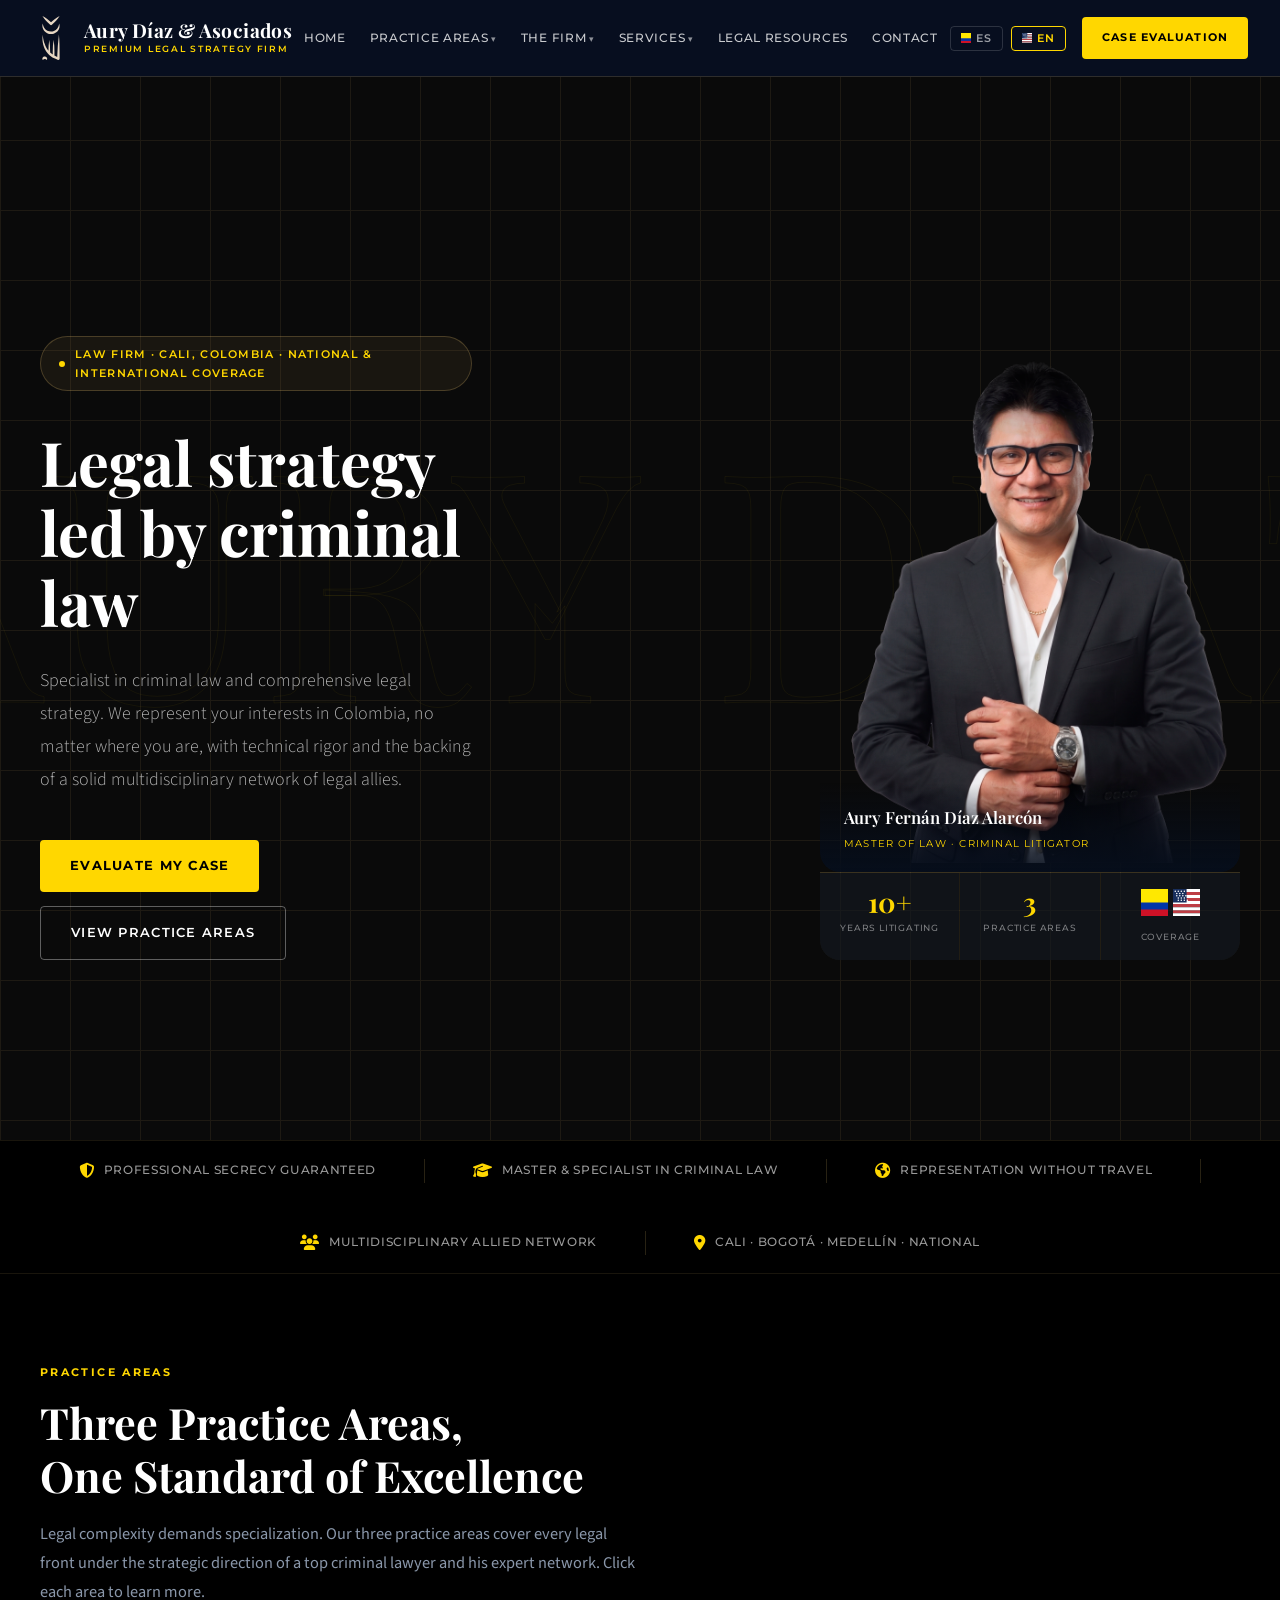
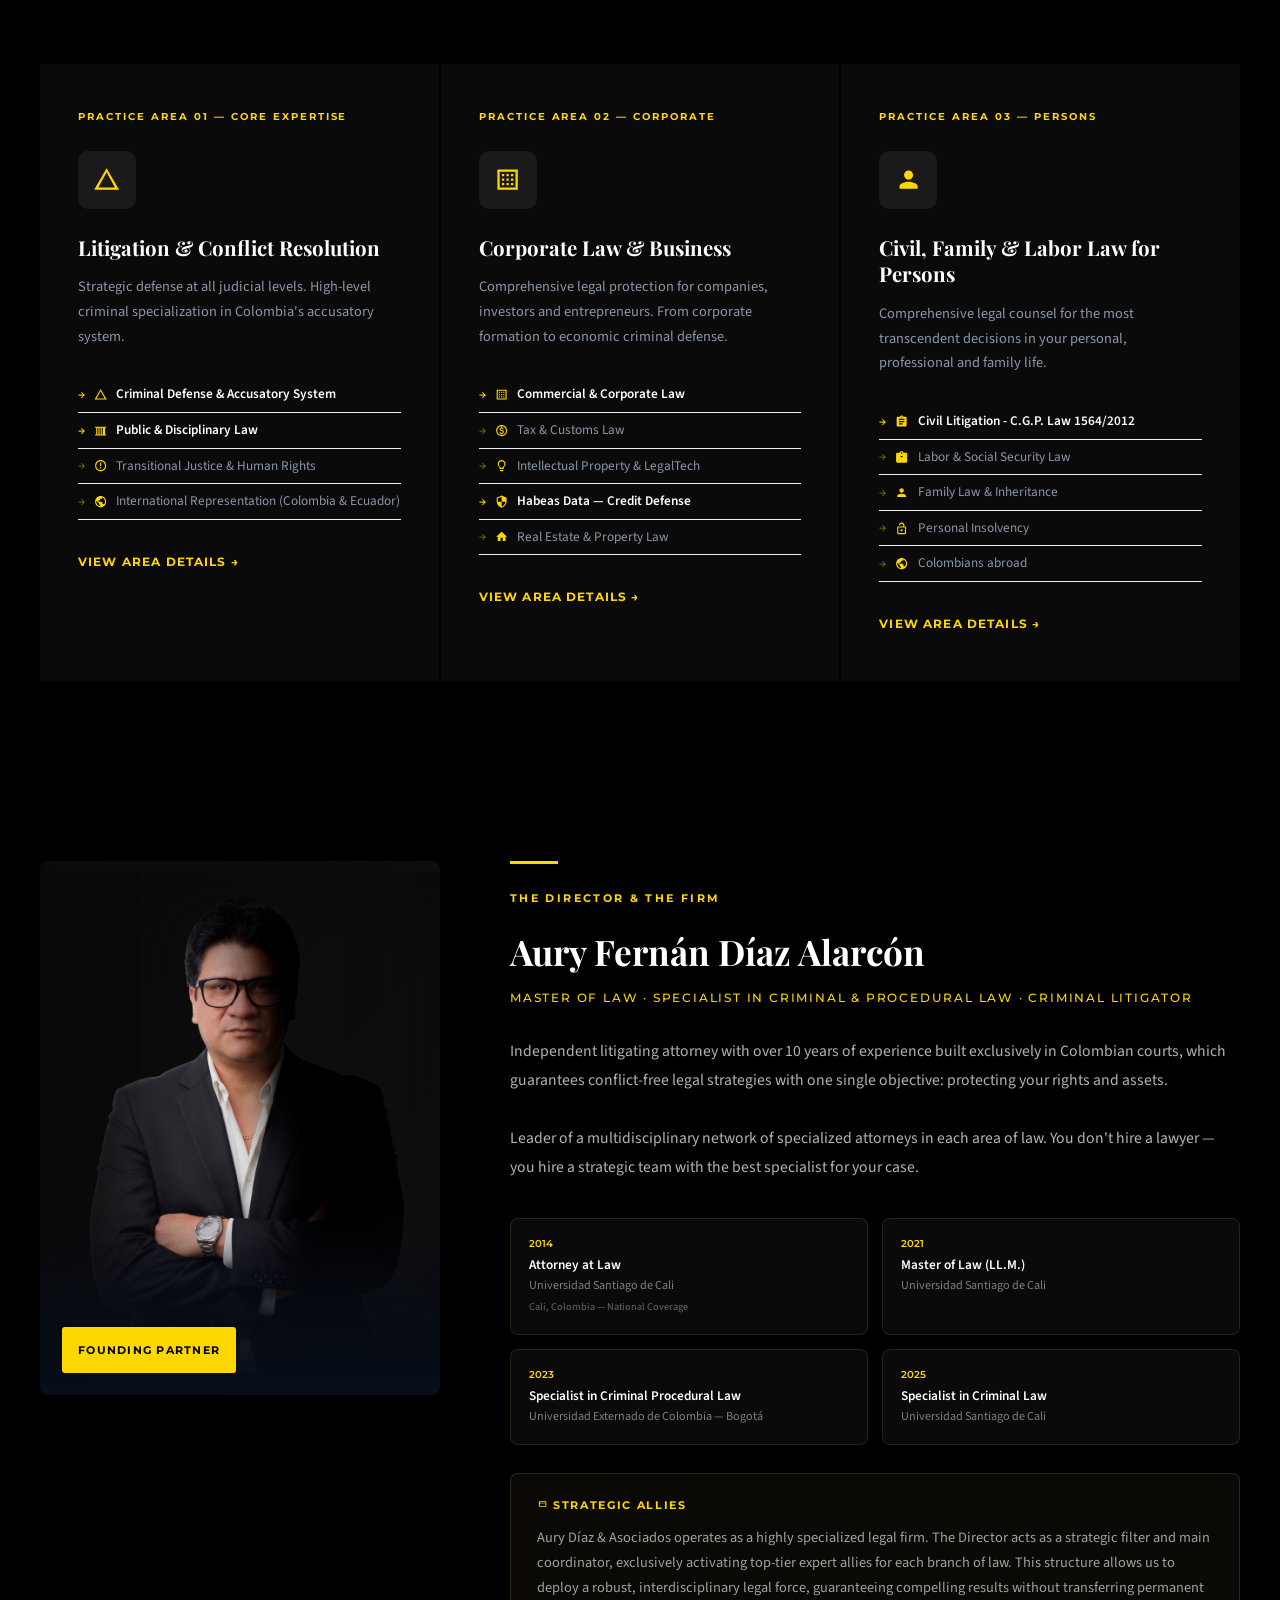
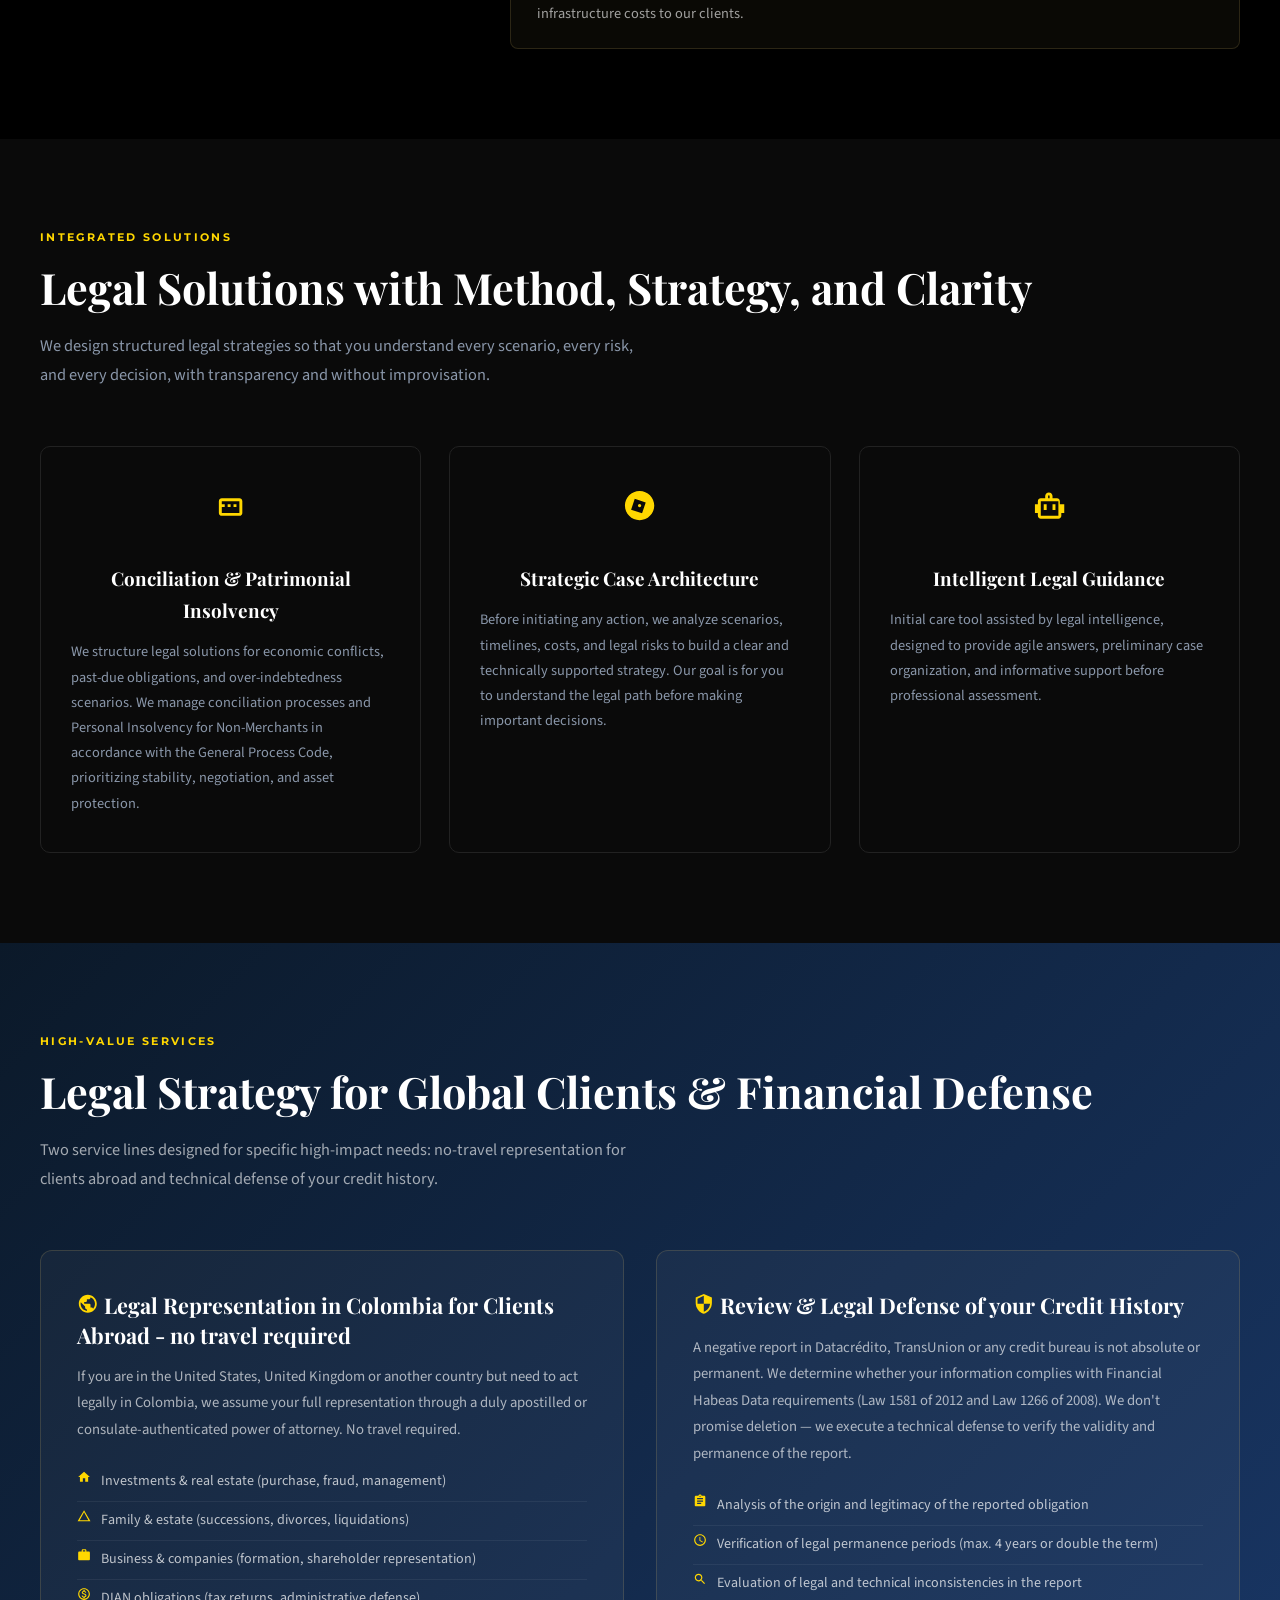
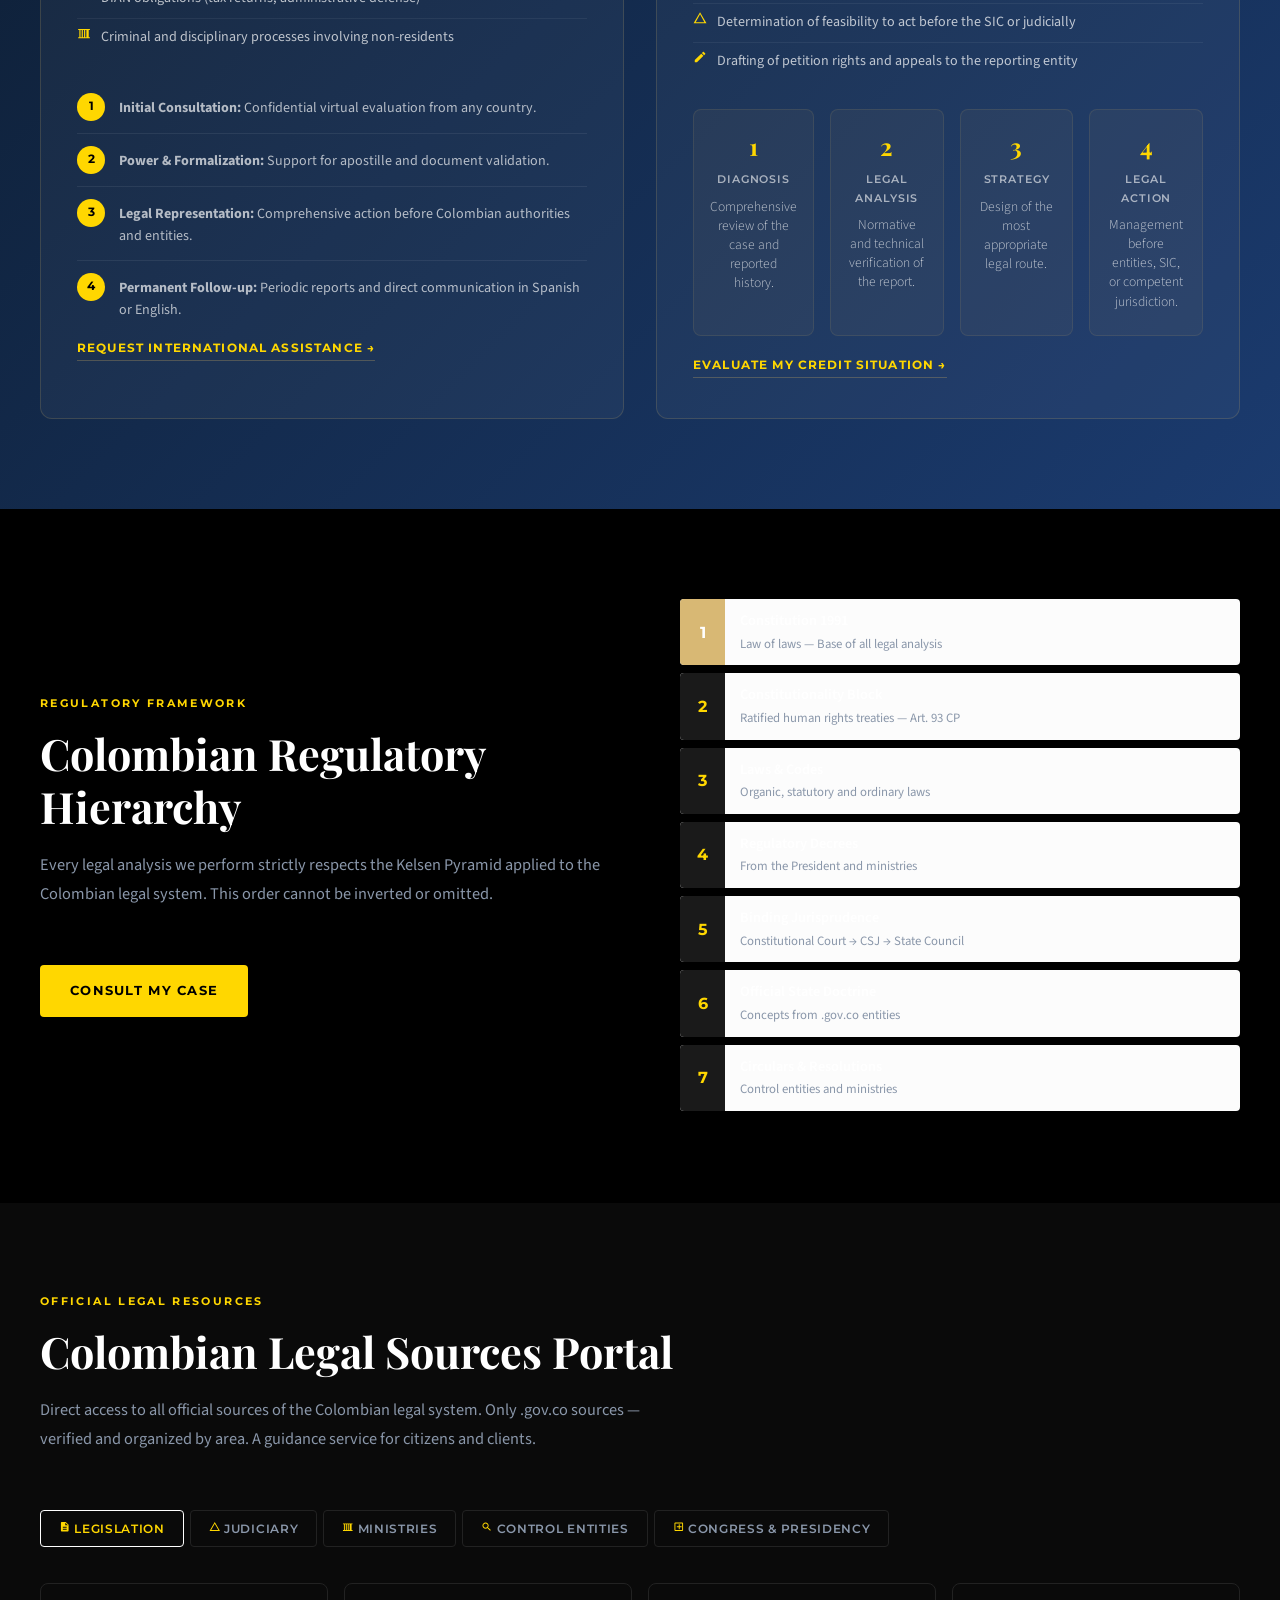
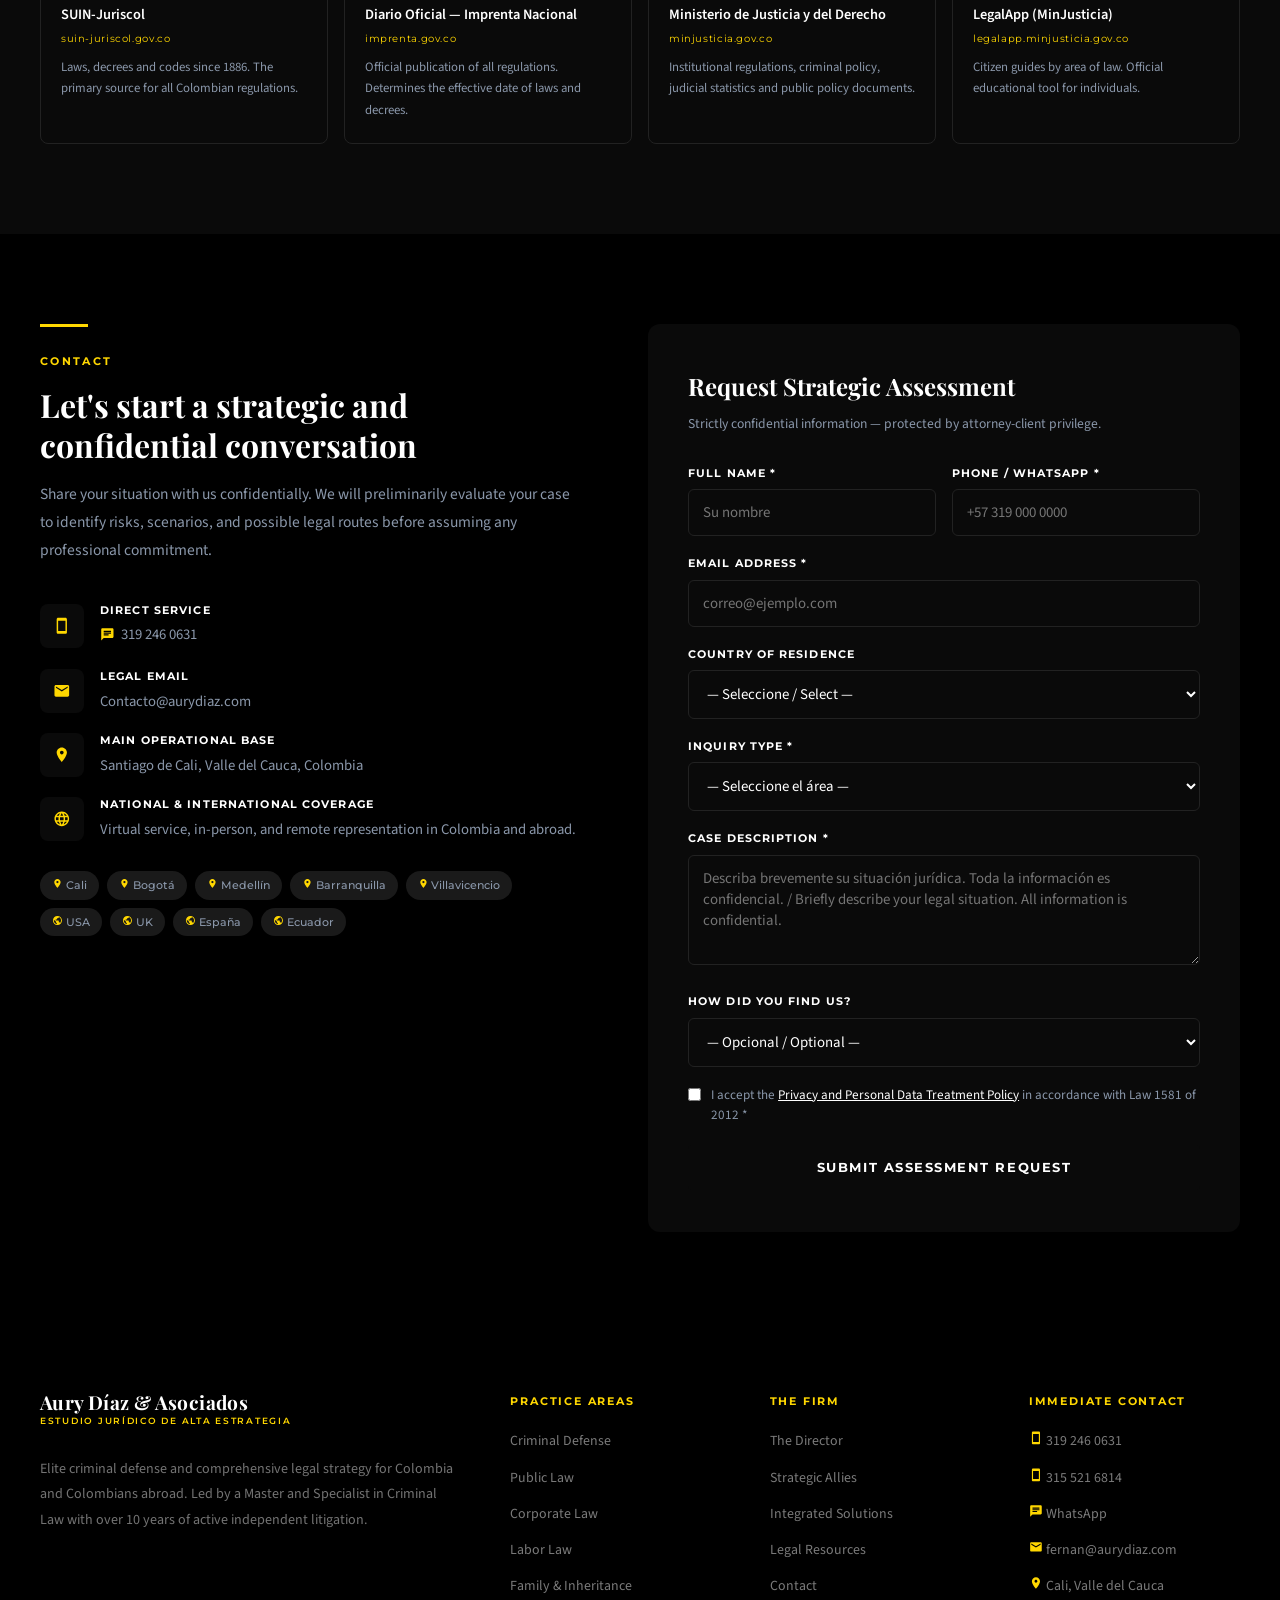
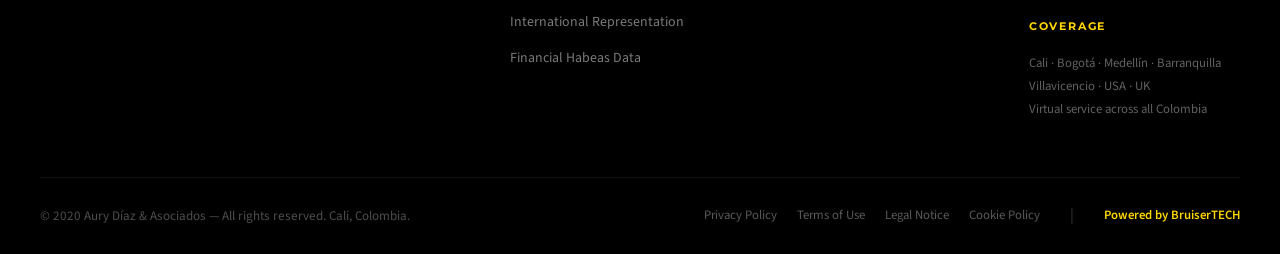
<file: index.html>
<!DOCTYPE html>
<html lang="es" id="html-root">
<head>
  <meta charset="UTF-8">
  <meta name="viewport" content="width=device-width, initial-scale=1.0, maximum-scale=5.0, user-scalable=yes">
  <title>Aury Díaz & Asociados | Estudio Jurídico de Alta Estrategia | Cali, Colombia</title>
  <meta name="description" content="Defensa penal de élite y estrategia jurídica integral. Representación internacional para colombianos en el exterior, habeas data financiero y red de aliados multidisciplinaria. Liderado por Aury Fernán Díaz Alarcón — Magíster en Derecho, Especialista en Derecho Penal.">
  <meta name="keywords" content="abogado penal Cali, defensa penal Colombia, habeas data financiero, representación legal extranjeros, abogado sistema acusatorio, Aury Diaz abogado">
  <meta name="theme-color" content="#1B3B6F">
  <meta property="og:title" content="Aury Díaz & Asociados | Estudio Jurídico de Alta Estrategia">
  <meta property="og:description" content="Defensa penal de élite. Representación internacional. Habeas data financiero. Cali, Colombia.">
  <meta property="og:type" content="website">
  <link rel="preconnect" href="https://fonts.googleapis.com">
  <link href="https://fonts.googleapis.com/css2?family=Playfair+Display:ital,wght@0,400;0,600;0,700;0,900;1,400&family=Montserrat:wght@300;400;500;600;700&family=Source+Sans+3:wght@300;400;600&display=swap" rel="stylesheet">
  <link rel="stylesheet" href="https://cdnjs.cloudflare.com/ajax/libs/font-awesome/6.4.0/css/all.min.css">
  <link rel="stylesheet" href="css/style.css">
</head>
<body class="lang-es" id="body-root">

<!-- ═══════════════════════════════════ HEADER ═══════════════════════════════════ -->
<header id="main-header">
  <nav>
    <a href="#inicio" class="logo">
      <!-- SVG Logo (simplified representation of Aury Diaz logo mark) -->
      <svg class="logo-icon" version="1.1" id="Layer_1" xmlns="http://www.w3.org/2000/svg" xmlns:xlink="http://www.w3.org/1999/xlink" x="0px" y="0px" viewBox="0 0 89.35 227.66" style="enable-background:new 0 0 89.35 227.66;" xml:space="preserve">
        <style type="text/css">
          .st0{fill:#7C1416;}
          .st1{fill:#E7D7C3;}
          .st2{fill:#FFFFFF;}
        </style>
        <g>
          <g>
            <path class="st1" d="M40.33,45.71c2.52,2.31,6.47,2.36,9.04,0.01C64.2,31.92,78.42,17.16,89.33,0c-4.66,2.31-9.01,5.01-13.34,7.81 c-11.02,7.22-21.33,15.37-31.16,24.08C31.15,19.83,16.6,8.5,0.38,0C11.3,17.13,25.54,31.92,40.33,45.71z"/>
          </g>
          <g>
            <path class="st1" d="M24.49,88.73c25.4,12.44,57.93-1.47,63.83-29.6c1.06-5.14,0.99-10.39-0.1-15.46c-0.31-1.5-0.62-3-1-4.5 c-0.38,1.5-0.68,3-1,4.5C83.75,58.79,74,71.8,59.61,77.38C42.31,84.3,21.9,78.2,10.99,63.15c-3.32-4.49-5.69-9.63-7.12-15.12 c-0.76-2.92-1.19-5.92-1.94-8.86c-0.7,3.03-1.41,6.03-1.69,9.13c-0.32,3.36-0.11,6.83,0.48,10.23 C3.18,71.63,12.43,83.01,24.49,88.73z"/>
          </g>
          <g>
            <path class="st1" d="M89.28,213.58c0,0-0.03-7.78-0.03-7.78c-0.27-36.42,0.28-73.21-3.71-109.48 c-4.21,38.53-7.74,77.16-8.66,115.91c-5-2.13-9.88-4.57-14.58-7.29c0.21-6.25,0.31-12.49,0.34-18.73 c-0.11-20.98-0.9-42.1-4.47-62.83c-3.57,20.73-4.36,41.85-4.47,62.83c0.03,4.48,0.09,8.96,0.2,13.44 c-4.81-3.3-9.37-6.96-13.63-10.93c0.01-0.84,0.02-1.67,0.02-2.51c-0.11-20.98-0.9-42.1-4.47-62.83 c-3.18,18.51-4.16,37.32-4.4,56.07c-2.76-3.26-5.34-6.69-7.68-10.28c-3.05-4.88-5.67-10.14-8.03-15.4 c-1.97-4.4-3.83-9.06-5.36-13.64l-0.81-2.32l-0.71-2.34c-1.95-6.26-3.47-12.7-4.52-19.17c-1.12-6.58-1.55-13.28-2.36-19.91 c-1.3,10.1-2.13,20.29-1.16,30.46c1.32,14.56,5.2,28.95,11.17,42.3c3.98,8.88,9.66,17,16.14,24.25 c9.43,10.51,20.92,19.13,33.43,25.67c6.24,3.26,12.74,6.04,19.47,8.23c0.67,0.23,1.38,0.35,2.12,0.35 c3.47-0.03,6.25-2.86,6.22-6.31L89.28,213.58z"/>
          </g>
          <g>
            <path class="st1" d="M12.53,209.64c-4.7-0.01-9.19,2.7-11.26,6.73c-1.9,3.58-1.82,8.37,1.31,11.14c3.18-3.93,6.52-5.46,11.41-5.1 c2.7,0.14,5.68,1.86,7.58,4.04c0.29,0.32,0.57,0.67,0.92,1.06c0.75-0.63,1.33-1.42,1.77-2.31 C27.63,217.59,20.56,209.45,12.53,209.64z"/>
          </g>
        </g>
      </svg>
      <div class="logo-text">
        <span class="logo-main">Aury Díaz & Asociados</span>
        <span class="logo-sub" data-lang="es">Estudio Jurídico de Alta Estrategia</span>
        <span class="logo-sub" data-lang="en">Premium Legal Strategy Firm</span>
      </div>
    </a>

    <ul class="nav-links">
      <li><a href="#inicio" data-lang="es">Inicio</a><a href="#inicio" data-lang="en">Home</a></li>
      <li>
        <a href="#areas" class="has-sub" data-lang="es">Áreas de Práctica</a>
        <a href="#areas" class="has-sub" data-lang="en">Practice Areas</a>
        <div class="mega-menu">
          <div class="mega-col">
            <h4 data-lang="es"><svg class="emoji-svg" viewBox="0 0 24 24" fill="var(--gold)" width="1em" height="1em"><path d="M12 2L1 21h22L12 2zm0 3.516L19.38 19H4.62L12 5.516z"/></svg> Litigios y Conflictos</h4>
            <h4 data-lang="en"><svg class="emoji-svg" viewBox="0 0 24 24" fill="var(--gold)" width="1em" height="1em"><path d="M12 2L1 21h22L12 2zm0 3.516L19.38 19H4.62L12 5.516z"/></svg> Litigation & Disputes</h4>
            <ul>
              <li><a href="#" class="featured" onclick="openModal('penal');return false;" data-lang="es">★ Defensa Penal y Sistema Acusatorio</a><a href="#" class="featured" onclick="openModal('penal');return false;" data-lang="en">★ Criminal Defense & Accusatory System</a></li>
              <li><a href="#" onclick="openModal('disciplinario');return false;" data-lang="es">Derecho Público y Disciplinario</a><a href="#" onclick="openModal('disciplinario');return false;" data-lang="en">Public & Disciplinary Law</a></li>
              <li><a href="#" onclick="openModal('jep');return false;" data-lang="es">Justicia Transicional y DDHH</a><a href="#" onclick="openModal('jep');return false;" data-lang="en">Transitional Justice & Human Rights</a></li>
            </ul>
          </div>
          <div class="mega-col">
            <h4 data-lang="es"><svg class="emoji-svg" viewBox="0 0 24 24" fill="var(--gold)" width="1em" height="1em"><path d="M3 3h18v18H3zM5 5v14h14V5H5zm2 2h2v2H7V7zm4 0h2v2h-2V7zm4 0h2v2h-2V7zM7 11h2v2H7v-2zm4 0h2v2h-2v-2zm4 0h2v2h-2v-2zM7 15h2v2H7v-2zm4 0h2v2h-2v-2zm4 0h2v2h-2v-2z"/></svg> Corporativo y Negocios</h4>
            <h4 data-lang="en"><svg class="emoji-svg" viewBox="0 0 24 24" fill="var(--gold)" width="1em" height="1em"><path d="M3 3h18v18H3zM5 5v14h14V5H5zm2 2h2v2H7V7zm4 0h2v2h-2V7zm4 0h2v2h-2V7zM7 11h2v2H7v-2zm4 0h2v2h-2v-2zm4 0h2v2h-2v-2zM7 15h2v2H7v-2zm4 0h2v2h-2v-2zm4 0h2v2h-2v-2z"/></svg> Corporate & Business</h4>
            <ul>
              <li><a href="#" class="featured" onclick="openModal('societario');return false;" data-lang="es">★ Derecho Comercial y Societario</a><a href="#" class="featured" onclick="openModal('societario');return false;" data-lang="en">★ Commercial & Corporate Law</a></li>
              <li><a href="#" onclick="openModal('tributario');return false;" data-lang="es">Derecho Tributario y Aduanero</a><a href="#" onclick="openModal('tributario');return false;" data-lang="en">Tax & Customs Law</a></li>
              <li><a href="#" onclick="openModal('pi');return false;" data-lang="es">Propiedad Intelectual y LegalTech</a><a href="#" onclick="openModal('pi');return false;" data-lang="en">Intellectual Property & LegalTech</a></li>
              <li><a href="#" onclick="openModal('ph');return false;" data-lang="es">Propiedad Horizontal e Inmobiliario</a><a href="#" onclick="openModal('ph');return false;" data-lang="en">Real Estate & Property Law</a></li>
            </ul>
          </div>
          <div class="mega-col">
            <h4 data-lang="es"><svg class="emoji-svg" viewBox="0 0 24 24" fill="var(--gold)" width="1em" height="1em"><path d="M12 12c2.21 0 4-1.79 4-4s-1.79-4-4-4-4 1.79-4 4 1.79 4 4 4zm0 2c-2.67 0-8 1.34-8 4v2h16v-2c0-2.66-5.33-4-8-4z"/></svg> Derecho de las Personas</h4>
            <h4 data-lang="en"><svg class="emoji-svg" viewBox="0 0 24 24" fill="var(--gold)" width="1em" height="1em"><path d="M12 12c2.21 0 4-1.79 4-4s-1.79-4-4-4-4 1.79-4 4 1.79 4 4 4zm0 2c-2.67 0-8 1.34-8 4v2h16v-2c0-2.66-5.33-4-8-4z"/></svg> Persons Law</h4>
            <ul>
              <li><a href="#" class="featured" onclick="openModal('laboral');return false;" data-lang="es">★ Derecho Laboral y Seguridad Social</a><a href="#" class="featured" onclick="openModal('laboral');return false;" data-lang="en">★ Labor & Social Security Law</a></li>
              <li><a href="#" onclick="openModal('familia');return false;" data-lang="es">Derecho de Familia y Sucesiones</a><a href="#" onclick="openModal('familia');return false;" data-lang="en">Family Law & Inheritance</a></li>
              <li><a href="#" onclick="openModal('civil');return false;" data-lang="es">Litigio Civil - C.G.P. Ley 1564/2012</a><a href="#" onclick="openModal('civil');return false;" data-lang="en">Civil Litigation - C.G.P. Law 1564/2012</a></li>
              <li><a href="#" onclick="openModal('insolvencia');return false;" data-lang="es">Insolvencia de Persona Natural</a><a href="#" onclick="openModal('insolvencia');return false;" data-lang="en">Personal Insolvency</a></li>
              <li><a href="#servicios-estrategicos" data-lang="es"><svg class="emoji-svg" viewBox="0 0 24 24" fill="var(--gold)" width="1em" height="1em"><path d="M12 2C6.48 2 2 6.48 2 12s4.48 10 10 10 10-4.48 10-10S17.52 2 12 2zm-1 17.93c-3.95-.49-7-3.85-7-7.93 0-.62.08-1.21.21-1.79L9 15v1c0 1.1.9 2 2 2v1.93zm6.9-2.54c-.26-.81-1-1.39-1.9-1.39h-1v-3c0-.55-.45-1-1-1H8v-2h2c.55 0 1-.45 1-1V7h2c1.1 0 2-.9 2-2v-.41c2.93 1.19 5 4.06 5 7.41 0 2.08-.8 3.97-2.1 5.39z"/></svg> Representación Internacional</a><a href="#servicios-estrategicos" data-lang="en"><svg class="emoji-svg" viewBox="0 0 24 24" fill="var(--gold)" width="1em" height="1em"><path d="M12 2C6.48 2 2 6.48 2 12s4.48 10 10 10 10-4.48 10-10S17.52 2 12 2zm-1 17.93c-3.95-.49-7-3.85-7-7.93 0-.62.08-1.21.21-1.79L9 15v1c0 1.1.9 2 2 2v1.93zm6.9-2.54c-.26-.81-1-1.39-1.9-1.39h-1v-3c0-.55-.45-1-1-1H8v-2h2c.55 0 1-.45 1-1V7h2c1.1 0 2-.9 2-2v-.41c2.93 1.19 5 4.06 5 7.41 0 2.08-.8 3.97-2.1 5.39z"/></svg> International Representation</a></li>
              <li><a href="#servicios-estrategicos" data-lang="es"><svg class="emoji-svg" viewBox="0 0 24 24" fill="var(--gold)" width="1em" height="1em"><path d="M12 1L3 5v6c0 5.55 3.84 10.74 9 12 5.16-1.26 9-6.45 9-12V5l-9-4zm0 10.99h7c-.53 4.12-3.28 7.79-7 8.94V12H5V6.3l7-3.11v8.8z"/></svg> Habeas Data Financiero</a><a href="#servicios-estrategicos" data-lang="en"><svg class="emoji-svg" viewBox="0 0 24 24" fill="var(--gold)" width="1em" height="1em"><path d="M12 1L3 5v6c0 5.55 3.84 10.74 9 12 5.16-1.26 9-6.45 9-12V5l-9-4zm0 10.99h7c-.53 4.12-3.28 7.79-7 8.94V12H5V6.3l7-3.11v8.8z"/></svg> Financial Data Defense</a></li>
            </ul>
          </div>
        </div>
      </li>
      <li>
        <a href="#director" class="has-sub" data-lang="es">La Firma</a>
        <a href="#director" class="has-sub" data-lang="en">The Firm</a>
        <div class="dropdown">
          <a href="#director" data-lang="es">El Director</a><a href="#director" data-lang="en">The Director</a>
          <a href="#director" data-lang="es">Aliados Estratégicos</a><a href="#director" data-lang="en">Strategic Allies</a>
          <a href="#soluciones" data-lang="es">Soluciones Integrales</a><a href="#soluciones" data-lang="en">Integrated Solutions</a>
        </div>
      </li>
      <li>
        <a href="#servicios-estrategicos" class="has-sub" data-lang="es">Servicios</a>
        <a href="#servicios-estrategicos" class="has-sub" data-lang="en">Services</a>
        <div class="dropdown">
          <a href="#servicios-estrategicos" data-lang="es"><svg class="emoji-svg" viewBox="0 0 24 24" fill="var(--gold)" width="1em" height="1em"><path d="M12 2C6.48 2 2 6.48 2 12s4.48 10 10 10 10-4.48 10-10S17.52 2 12 2zm-1 17.93c-3.95-.49-7-3.85-7-7.93 0-.62.08-1.21.21-1.79L9 15v1c0 1.1.9 2 2 2v1.93zm6.9-2.54c-.26-.81-1-1.39-1.9-1.39h-1v-3c0-.55-.45-1-1-1H8v-2h2c.55 0 1-.45 1-1V7h2c1.1 0 2-.9 2-2v-.41c2.93 1.19 5 4.06 5 7.41 0 2.08-.8 3.97-2.1 5.39z"/></svg> Representación Internacional</a><a href="#servicios-estrategicos" data-lang="en"><svg class="emoji-svg" viewBox="0 0 24 24" fill="var(--gold)" width="1em" height="1em"><path d="M12 2C6.48 2 2 6.48 2 12s4.48 10 10 10 10-4.48 10-10S17.52 2 12 2zm-1 17.93c-3.95-.49-7-3.85-7-7.93 0-.62.08-1.21.21-1.79L9 15v1c0 1.1.9 2 2 2v1.93zm6.9-2.54c-.26-.81-1-1.39-1.9-1.39h-1v-3c0-.55-.45-1-1-1H8v-2h2c.55 0 1-.45 1-1V7h2c1.1 0 2-.9 2-2v-.41c2.93 1.19 5 4.06 5 7.41 0 2.08-.8 3.97-2.1 5.39z"/></svg> International Representation</a>
          <a href="#servicios-estrategicos" data-lang="es"><svg class="emoji-svg" viewBox="0 0 24 24" fill="var(--gold)" width="1em" height="1em"><path d="M12 1L3 5v6c0 5.55 3.84 10.74 9 12 5.16-1.26 9-6.45 9-12V5l-9-4zm0 10.99h7c-.53 4.12-3.28 7.79-7 8.94V12H5V6.3l7-3.11v8.8z"/></svg> Habeas Data Financiero</a><a href="#servicios-estrategicos" data-lang="en"><svg class="emoji-svg" viewBox="0 0 24 24" fill="var(--gold)" width="1em" height="1em"><path d="M12 1L3 5v6c0 5.55 3.84 10.74 9 12 5.16-1.26 9-6.45 9-12V5l-9-4zm0 10.99h7c-.53 4.12-3.28 7.79-7 8.94V12H5V6.3l7-3.11v8.8z"/></svg> Financial Data Defense</a>
          <a href="#soluciones" data-lang="es">Conciliación e Insolvencia</a><a href="#soluciones" data-lang="en">Conciliation & Insolvency</a>
          <a href="#soluciones" data-lang="es">Rutas Legales</a><a href="#soluciones" data-lang="en">Legal Routes</a>
        </div>
      </li>
      <li><a href="#recursos" data-lang="es">Recursos Jurídicos</a><a href="#recursos" data-lang="en">Legal Resources</a></li>
      <li><a href="#contacto" data-lang="es">Contacto</a><a href="#contacto" data-lang="en">Contact</a></li>
    </ul>

    <div class="nav-right">
      <div class="lang-flags">
        <button class="lang-btn active" id="btn-es" onclick="setLang('es')">
        <svg xmlns="http://www.w3.org/2000/svg" viewBox="0 0 36 36" width="1em" height="1em"><path fill="#ffe800" d="M0 0h36v36H0z"/><path fill="#0136a8" d="M0 18h36v18H0z"/><path fill="#ce1126" d="M0 27h36v9H0z"/></svg> ES
        </button>
        <button class="lang-btn" id="btn-en" onclick="setLang('en')">
        <svg xmlns="http://www.w3.org/2000/svg" viewBox="0 0 36 36" width="1em" height="1em"><path fill="#bd3d44" d="M0 4h36v4H0zm0 8h36v4H0zm0 8h36v4H0zm0 8h36v4H0z"/><path fill="#fff" d="M0 0h36v4H0zm0 8h36v4H0zm0 8h36v4H0zm0 8h36v4H0zm0 8h36v4H0z"/><path fill="#192f5d" d="M0 0h18v18H0z"/><path fill="#fff" d="M3 2a1 1 0 1 0 0 2 1 1 0 0 0 0-2zm4 0a1 1 0 1 0 0 2 1 1 0 0 0 0-2zm4 0a1 1 0 1 0 0 2 1 1 0 0 0 0-2zm4 0a1 1 0 1 0 0 2 1 1 0 0 0 0-2zm-10 3a1 1 0 1 0 0 2 1 1 0 0 0 0-2zm4 0a1 1 0 1 0 0 2 1 1 0 0 0 0-2zm4 0a1 1 0 1 0 0 2 1 1 0 0 0 0-2zm-8 3a1 1 0 1 0 0 2 1 1 0 0 0 0-2zm4 0a1 1 0 1 0 0 2 1 1 0 0 0 0-2zm4 0a1 1 0 1 0 0 2 1 1 0 0 0 0-2zm4 0a1 1 0 1 0 0 2 1 1 0 0 0 0-2zm-10 3a1 1 0 1 0 0 2 1 1 0 0 0 0-2zm4 0a1 1 0 1 0 0 2 1 1 0 0 0 0-2zm4 0a1 1 0 1 0 0 2 1 1 0 0 0 0-2zm-8 3a1 1 0 1 0 0 2 1 1 0 0 0 0-2zm4 0a1 1 0 1 0 0 2 1 1 0 0 0 0-2zm4 0a1 1 0 1 0 0 2 1 1 0 0 0 0-2zm4 0a1 1 0 1 0 0 2 1 1 0 0 0 0-2z"/></svg> EN
        </button>
      </div>
      <a href="#contacto" class="btn-cta" data-lang="es">Evaluación de su Caso</a>
      <a href="#contacto" class="btn-cta" data-lang="en">Case Evaluation</a>
    </div>

    <button class="hamburger" id="hamburger" onclick="toggleMobile()" aria-label="Menu">
      <span></span><span></span><span></span>
    </button>
  </nav>
</header>

<!-- MOBILE NAV -->
<div class="mobile-nav" id="mobile-nav">
  <div class="mobile-section" data-lang="es">Navegación</div>
  <div class="mobile-section" data-lang="en">Navigation</div>
  <a href="#inicio" onclick="closeMobile()" data-lang="es">Inicio</a>
  <a href="#inicio" onclick="closeMobile()" data-lang="en">Home</a>
  <a href="#areas" onclick="closeMobile()" data-lang="es">Áreas de Práctica</a>
  <a href="#areas" onclick="closeMobile()" data-lang="en">Practice Areas</a>
  <a href="#director" onclick="closeMobile()" data-lang="es">La Firma</a>
  <a href="#director" onclick="closeMobile()" data-lang="en">The Firm</a>
  <a href="#servicios-estrategicos" onclick="closeMobile()" data-lang="es"><svg class="emoji-svg" viewBox="0 0 24 24" fill="var(--gold)" width="1em" height="1em"><path d="M12 2C6.48 2 2 6.48 2 12s4.48 10 10 10 10-4.48 10-10S17.52 2 12 2zm-1 17.93c-3.95-.49-7-3.85-7-7.93 0-.62.08-1.21.21-1.79L9 15v1c0 1.1.9 2 2 2v1.93zm6.9-2.54c-.26-.81-1-1.39-1.9-1.39h-1v-3c0-.55-.45-1-1-1H8v-2h2c.55 0 1-.45 1-1V7h2c1.1 0 2-.9 2-2v-.41c2.93 1.19 5 4.06 5 7.41 0 2.08-.8 3.97-2.1 5.39z"/></svg> Representación Internacional</a>
  <a href="#servicios-estrategicos" onclick="closeMobile()" data-lang="en"><svg class="emoji-svg" viewBox="0 0 24 24" fill="var(--gold)" width="1em" height="1em"><path d="M12 2C6.48 2 2 6.48 2 12s4.48 10 10 10 10-4.48 10-10S17.52 2 12 2zm-1 17.93c-3.95-.49-7-3.85-7-7.93 0-.62.08-1.21.21-1.79L9 15v1c0 1.1.9 2 2 2v1.93zm6.9-2.54c-.26-.81-1-1.39-1.9-1.39h-1v-3c0-.55-.45-1-1-1H8v-2h2c.55 0 1-.45 1-1V7h2c1.1 0 2-.9 2-2v-.41c2.93 1.19 5 4.06 5 7.41 0 2.08-.8 3.97-2.1 5.39z"/></svg> International Representation</a>
  <a href="#servicios-estrategicos" onclick="closeMobile()" data-lang="es"><svg class="emoji-svg" viewBox="0 0 24 24" fill="var(--gold)" width="1em" height="1em"><path d="M12 1L3 5v6c0 5.55 3.84 10.74 9 12 5.16-1.26 9-6.45 9-12V5l-9-4zm0 10.99h7c-.53 4.12-3.28 7.79-7 8.94V12H5V6.3l7-3.11v8.8z"/></svg> Habeas Data Financiero</a>
  <a href="#servicios-estrategicos" onclick="closeMobile()" data-lang="en"><svg class="emoji-svg" viewBox="0 0 24 24" fill="var(--gold)" width="1em" height="1em"><path d="M12 1L3 5v6c0 5.55 3.84 10.74 9 12 5.16-1.26 9-6.45 9-12V5l-9-4zm0 10.99h7c-.53 4.12-3.28 7.79-7 8.94V12H5V6.3l7-3.11v8.8z"/></svg> Financial Data Defense</a>
  <a href="#recursos" onclick="closeMobile()" data-lang="es">Recursos Jurídicos</a>
  <a href="#recursos" onclick="closeMobile()" data-lang="en">Legal Resources</a>
  <a href="#contacto" onclick="closeMobile()" data-lang="es">Contacto</a>
  <a href="#contacto" onclick="closeMobile()" data-lang="en">Contact</a>
  <div class="mobile-lang">
    <button class="lang-btn active" onclick="setLang('es');closeMobile()"><svg xmlns="http://www.w3.org/2000/svg" viewBox="0 0 36 36" width="1em" height="1em"><path fill="#ffe800" d="M0 0h36v36H0z"/><path fill="#0136a8" d="M0 18h36v18H0z"/><path fill="#ce1126" d="M0 27h36v9H0z"/></svg> ES</button>
    <button class="lang-btn" onclick="setLang('en');closeMobile()"><svg xmlns="http://www.w3.org/2000/svg" viewBox="0 0 36 36" width="1em" height="1em"><path fill="#bd3d44" d="M0 4h36v4H0zm0 8h36v4H0zm0 8h36v4H0zm0 8h36v4H0z"/><path fill="#fff" d="M0 0h36v4H0zm0 8h36v4H0zm0 8h36v4H0zm0 8h36v4H0zm0 8h36v4H0z"/><path fill="#192f5d" d="M0 0h18v18H0z"/><path fill="#fff" d="M3 2a1 1 0 1 0 0 2 1 1 0 0 0 0-2zm4 0a1 1 0 1 0 0 2 1 1 0 0 0 0-2zm4 0a1 1 0 1 0 0 2 1 1 0 0 0 0-2zm4 0a1 1 0 1 0 0 2 1 1 0 0 0 0-2zm-10 3a1 1 0 1 0 0 2 1 1 0 0 0 0-2zm4 0a1 1 0 1 0 0 2 1 1 0 0 0 0-2zm4 0a1 1 0 1 0 0 2 1 1 0 0 0 0-2zm-8 3a1 1 0 1 0 0 2 1 1 0 0 0 0-2zm4 0a1 1 0 1 0 0 2 1 1 0 0 0 0-2zm4 0a1 1 0 1 0 0 2 1 1 0 0 0 0-2zm4 0a1 1 0 1 0 0 2 1 1 0 0 0 0-2zm-10 3a1 1 0 1 0 0 2 1 1 0 0 0 0-2zm4 0a1 1 0 1 0 0 2 1 1 0 0 0 0-2zm4 0a1 1 0 1 0 0 2 1 1 0 0 0 0-2zm-8 3a1 1 0 1 0 0 2 1 1 0 0 0 0-2zm4 0a1 1 0 1 0 0 2 1 1 0 0 0 0-2zm4 0a1 1 0 1 0 0 2 1 1 0 0 0 0-2zm4 0a1 1 0 1 0 0 2 1 1 0 0 0 0-2z"/></svg> EN</button>
  </div>
  <a href="#contacto" onclick="closeMobile()" class="mobile-cta" data-lang="es">Evaluación de su Caso →</a>
  <a href="#contacto" onclick="closeMobile()" class="mobile-cta" data-lang="en">Case Evaluation →</a>
</div>

<!-- ═══════════════════════════════════ HERO ═══════════════════════════════════ -->
<section class="hero" id="inicio">
  <div class="hero-grid"></div>
  <div class="hero-container">
    <div class="hero-content">
      <div class="hero-badge">
        <span data-lang="es">Estudio Jurídico · Cali, Colombia · Cobertura Nacional</span>
        <span data-lang="en">Law Firm · Cali, Colombia · National & International Coverage</span>
      </div>
      <h1 data-lang="es">
        Estrategia jurídica liderada desde el derecho penal
      </h1>
      <h1 data-lang="en">
        Legal strategy led by criminal law
      </h1>
      <p class="hero-sub" data-lang="es">
        Especialista en derecho penal y estrategia jurídica integral. Representamos sus intereses en Colombia, sin importar dónde se encuentre, con rigor técnico y el respaldo de una sólida red multidisciplinaria de aliados jurídicos.
      </p>
      <p class="hero-sub" data-lang="en">
        Specialist in criminal law and comprehensive legal strategy. We represent your interests in Colombia, no matter where you are, with technical rigor and the backing of a solid multidisciplinary network of legal allies.
      </p>
      <div class="hero-ctas">
        <a href="#contacto" class="btn-primary" data-lang="es">Evaluar mi Caso</a>
        <a href="#contacto" class="btn-primary" data-lang="en">Evaluate my Case</a>
        <a href="#areas" class="btn-secondary" data-lang="es">Ver Áreas de Práctica</a>
        <a href="#areas" class="btn-secondary" data-lang="en">View Practice Areas</a>
      </div>
    </div>
    <div class="hero-photo-card">
      <div class="hero-photo-inner">
        <!-- Photo 1 (seated, casual-professional) is preferred per client -->
        <img src="img/main.png" id="hero-img" alt="Aury Díaz Abogado Penalista">
        <div class="hero-photo-tag">
          <div class="hero-photo-name">Aury Fernán Díaz Alarcón</div>
          <div class="hero-photo-role" data-lang="es">Magíster en Derecho · Penalista Litigante</div>
          <div class="hero-photo-role" data-lang="en">Master of Law · Criminal Litigator</div>
        </div>
      </div>
      <div class="hero-stats">
        <div class="stat-item">
          <span class="stat-num">10+</span>
          <span class="stat-label" data-lang="es">Años Litigando</span>
          <span class="stat-label" data-lang="en">Years Litigating</span>
        </div>
        <div class="stat-item">
          <span class="stat-num">3</span>
          <span class="stat-label" data-lang="es">Macro-Áreas</span>
          <span class="stat-label" data-lang="en">Practice Areas</span>
        </div>
        <div class="stat-item">
          <span class="stat-num" style="display:inline-flex; gap:5px; align-items:center;">
            <svg xmlns="http://www.w3.org/2000/svg" viewBox="0 0 36 36" width="1em" height="1em"><path fill="#ffe800" d="M0 0h36v36H0z"/><path fill="#0136a8" d="M0 18h36v18H0z"/><path fill="#ce1126" d="M0 27h36v9H0z"/></svg>
            <svg xmlns="http://www.w3.org/2000/svg" viewBox="0 0 36 36" width="1em" height="1em"><path fill="#bd3d44" d="M0 4h36v4H0zm0 8h36v4H0zm0 8h36v4H0zm0 8h36v4H0z"/><path fill="#fff" d="M0 0h36v4H0zm0 8h36v4H0zm0 8h36v4H0zm0 8h36v4H0zm0 8h36v4H0z"/><path fill="#192f5d" d="M0 0h18v18H0z"/><path fill="#fff" d="M3 2a1 1 0 1 0 0 2 1 1 0 0 0 0-2zm4 0a1 1 0 1 0 0 2 1 1 0 0 0 0-2zm4 0a1 1 0 1 0 0 2 1 1 0 0 0 0-2zm4 0a1 1 0 1 0 0 2 1 1 0 0 0 0-2zm-10 3a1 1 0 1 0 0 2 1 1 0 0 0 0-2zm4 0a1 1 0 1 0 0 2 1 1 0 0 0 0-2zm4 0a1 1 0 1 0 0 2 1 1 0 0 0 0-2zm-8 3a1 1 0 1 0 0 2 1 1 0 0 0 0-2zm4 0a1 1 0 1 0 0 2 1 1 0 0 0 0-2zm4 0a1 1 0 1 0 0 2 1 1 0 0 0 0-2zm4 0a1 1 0 1 0 0 2 1 1 0 0 0 0-2zm-10 3a1 1 0 1 0 0 2 1 1 0 0 0 0-2zm4 0a1 1 0 1 0 0 2 1 1 0 0 0 0-2zm4 0a1 1 0 1 0 0 2 1 1 0 0 0 0-2zm-8 3a1 1 0 1 0 0 2 1 1 0 0 0 0-2zm4 0a1 1 0 1 0 0 2 1 1 0 0 0 0-2zm4 0a1 1 0 1 0 0 2 1 1 0 0 0 0-2zm4 0a1 1 0 1 0 0 2 1 1 0 0 0 0-2z"/></svg>
          </span>
          <span class="stat-label" data-lang="es">Cobertura</span>
          <span class="stat-label" data-lang="en">Coverage</span>
        </div>
      </div>
    </div>
  </div>
</section>

<!-- TRUST BAR -->
<div class="trust-bar">
  <div class="trust-bar-inner">
    <div class="trust-item"><i class="fas fa-shield-alt"></i><span data-lang="es">Secreto Profesional Garantizado</span><span data-lang="en">Professional Secrecy Guaranteed</span></div>
    <div class="trust-sep"></div>
    <div class="trust-item"><i class="fas fa-graduation-cap"></i><span data-lang="es">Magíster & Especialista en Derecho Penal</span><span data-lang="en">Master & Specialist in Criminal Law</span></div>
    <div class="trust-sep"></div>
    <div class="trust-item"><i class="fas fa-globe-americas"></i><span data-lang="es">Representación sin desplazamiento</span><span data-lang="en">Representation without travel</span></div>
    <div class="trust-sep"></div>
    <div class="trust-item"><i class="fas fa-users"></i><span data-lang="es">Red de Aliados Multidisciplinaria</span><span data-lang="en">Multidisciplinary Allied Network</span></div>
    <div class="trust-sep"></div>
    <div class="trust-item"><i class="fas fa-map-marker-alt"></i><span data-lang="es">Cali · Bogotá · Medellín · Nacional</span><span data-lang="en">Cali · Bogotá · Medellín · National</span></div>
  </div>
</div>

<!-- ═══════════════════════════════════ MACRO-ÁREAS ═══════════════════════════════════ -->
<section class="areas-section" id="areas">
  <div class="container">
    <span class="section-badge" data-lang="es">Áreas de Práctica</span>
    <span class="section-badge" data-lang="en">Practice Areas</span>
    <h2 class="section-title" data-lang="es">Tres Macro-Áreas,<br>Un Solo Estándar de Excelencia</h2>
    <h2 class="section-title" data-lang="en">Three Practice Areas,<br>One Standard of Excellence</h2>
    <p class="section-sub" data-lang="es">La complejidad legal exige especialización. Nuestras tres macro-áreas cubren cada frente jurídico bajo la dirección estratégica de un penalista de alto nivel y su red de aliados expertos. Haga clic en cada área para conocer los detalles.</p>
    <p class="section-sub" data-lang="en">Legal complexity demands specialization. Our three practice areas cover every legal front under the strategic direction of a top criminal lawyer and his expert network. Click each area to learn more.</p>
    <div class="areas-grid">
      <!-- ÁREA 1 -->
      <div class="area-card reveal" onclick="openModal('macro1')">
        <div class="area-num" data-lang="es">Macro-Área 01 — El Eje Central</div>
        <div class="area-num" data-lang="en">Practice Area 01 — Core Expertise</div>
        <div class="area-icon"><svg class="emoji-svg" viewBox="0 0 24 24" fill="var(--gold)" width="1em" height="1em"><path d="M12 2L1 21h22L12 2zm0 3.516L19.38 19H4.62L12 5.516z"/></svg></div>
        <h3 class="area-title" data-lang="es">Litigios y Resolución de Conflictos</h3>
        <h3 class="area-title" data-lang="en">Litigation & Conflict Resolution</h3>
        <p class="area-desc" data-lang="es">Defensa estratégica en todas las instancias judiciales. Especialización penalista de alto nivel en el sistema acusatorio colombiano.</p>
        <p class="area-desc" data-lang="en">Strategic defense at all judicial levels. High-level criminal specialization in Colombia's accusatory system.</p>
        <ul class="area-items">
          <li class="featured" data-lang="es"><svg class="emoji-svg" viewBox="0 0 24 24" fill="var(--gold)" width="1em" height="1em"><path d="M12 2L1 21h22L12 2zm0 3.516L19.38 19H4.62L12 5.516z"/></svg> Defensa Penal y Sistema Acusatorio</li>
          <li class="featured" data-lang="en"><svg class="emoji-svg" viewBox="0 0 24 24" fill="var(--gold)" width="1em" height="1em"><path d="M12 2L1 21h22L12 2zm0 3.516L19.38 19H4.62L12 5.516z"/></svg> Criminal Defense & Accusatory System</li>
          <li class="featured" data-lang="es"><svg class="emoji-svg" viewBox="0 0 24 24" fill="var(--gold)" width="1em" height="1em"><path d="M2 21v-2h2V7H2V5h20v2h-2v12h2v2H2zm4-2h2V7H6v12zm4 0h2V7h-2v12zm4 0h2V7h-2v12z"/></svg> Derecho Público y Disciplinario</li>
          <li class="featured" data-lang="en"><svg class="emoji-svg" viewBox="0 0 24 24" fill="var(--gold)" width="1em" height="1em"><path d="M2 21v-2h2V7H2V5h20v2h-2v12h2v2H2zm4-2h2V7H6v12zm4 0h2V7h-2v12zm4 0h2V7h-2v12z"/></svg> Public & Disciplinary Law</li>
          <li data-lang="es"><svg class="emoji-svg" viewBox="0 0 24 24" fill="var(--gold)" width="1em" height="1em"><path d="M12 2C6.48 2 2 6.48 2 12s4.48 10 10 10 10-4.48 10-10S17.52 2 12 2zm0 18c-4.41 0-8-3.59-8-8s3.59-8 8-8 8 3.59 8 8-3.59 8-8 8zm-1-13h2v6h-2zm0 8h2v2h-2z"/></svg> Justicia Transicional y DDHH</li>
          <li data-lang="en"><svg class="emoji-svg" viewBox="0 0 24 24" fill="var(--gold)" width="1em" height="1em"><path d="M12 2C6.48 2 2 6.48 2 12s4.48 10 10 10 10-4.48 10-10S17.52 2 12 2zm0 18c-4.41 0-8-3.59-8-8s3.59-8 8-8 8 3.59 8 8-3.59 8-8 8zm-1-13h2v6h-2zm0 8h2v2h-2z"/></svg> Transitional Justice & Human Rights</li>
          <li data-lang="es"><svg class="emoji-svg" viewBox="0 0 24 24" fill="var(--gold)" width="1em" height="1em"><path d="M12 2C6.48 2 2 6.48 2 12s4.48 10 10 10 10-4.48 10-10S17.52 2 12 2zm-1 17.93c-3.95-.49-7-3.85-7-7.93 0-.62.08-1.21.21-1.79L9 15v1c0 1.1.9 2 2 2v1.93zm6.9-2.54c-.26-.81-1-1.39-1.9-1.39h-1v-3c0-.55-.45-1-1-1H8v-2h2c.55 0 1-.45 1-1V7h2c1.1 0 2-.9 2-2v-.41c2.93 1.19 5 4.06 5 7.41 0 2.08-.8 3.97-2.1 5.39z"/></svg> Representación en el exterior (Colombia y Ecuador)</li>
          <li data-lang="en"><svg class="emoji-svg" viewBox="0 0 24 24" fill="var(--gold)" width="1em" height="1em"><path d="M12 2C6.48 2 2 6.48 2 12s4.48 10 10 10 10-4.48 10-10S17.52 2 12 2zm-1 17.93c-3.95-.49-7-3.85-7-7.93 0-.62.08-1.21.21-1.79L9 15v1c0 1.1.9 2 2 2v1.93zm6.9-2.54c-.26-.81-1-1.39-1.9-1.39h-1v-3c0-.55-.45-1-1-1H8v-2h2c.55 0 1-.45 1-1V7h2c1.1 0 2-.9 2-2v-.41c2.93 1.19 5 4.06 5 7.41 0 2.08-.8 3.97-2.1 5.39z"/></svg> International Representation (Colombia & Ecuador)</li>
        </ul>
        <span class="area-link" data-lang="es">Ver detalles de esta área →</span>
        <span class="area-link" data-lang="en">View area details →</span>
      </div>

      <!-- ÁREA 2 -->
      <div class="area-card reveal" onclick="openModal('macro2')">
        <div class="area-num" data-lang="es">Macro-Área 02 — Corporativo</div>
        <div class="area-num" data-lang="en">Practice Area 02 — Corporate</div>
        <div class="area-icon"><svg class="emoji-svg" viewBox="0 0 24 24" fill="var(--gold)" width="1em" height="1em"><path d="M3 3h18v18H3zM5 5v14h14V5H5zm2 2h2v2H7V7zm4 0h2v2h-2V7zm4 0h2v2h-2V7zM7 11h2v2H7v-2zm4 0h2v2h-2v-2zm4 0h2v2h-2v-2zM7 15h2v2H7v-2zm4 0h2v2h-2v-2zm4 0h2v2h-2v-2z"/></svg></div>
        <h3 class="area-title" data-lang="es">Derecho Corporativo y Negocios</h3>
        <h3 class="area-title" data-lang="en">Corporate Law & Business</h3>
        <p class="area-desc" data-lang="es">Protección jurídica integral para empresas, inversionistas y emprendedores. Desde la constitución societaria hasta la defensa penal económica.</p>
        <p class="area-desc" data-lang="en">Comprehensive legal protection for companies, investors and entrepreneurs. From corporate formation to economic criminal defense.</p>
        <ul class="area-items">
          <li class="featured" data-lang="es"><svg class="emoji-svg" viewBox="0 0 24 24" fill="var(--gold)" width="1em" height="1em"><path d="M3 3h18v18H3zM5 5v14h14V5H5zm2 2h2v2H7V7zm4 0h2v2h-2V7zm4 0h2v2h-2V7zM7 11h2v2H7v-2zm4 0h2v2h-2v-2zm4 0h2v2h-2v-2zM7 15h2v2H7v-2zm4 0h2v2h-2v-2zm4 0h2v2h-2v-2z"/></svg> Derecho Comercial y Societario</li>
          <li class="featured" data-lang="en"><svg class="emoji-svg" viewBox="0 0 24 24" fill="var(--gold)" width="1em" height="1em"><path d="M3 3h18v18H3zM5 5v14h14V5H5zm2 2h2v2H7V7zm4 0h2v2h-2V7zm4 0h2v2h-2V7zM7 11h2v2H7v-2zm4 0h2v2h-2v-2zm4 0h2v2h-2v-2zM7 15h2v2H7v-2zm4 0h2v2h-2v-2zm4 0h2v2h-2v-2z"/></svg> Commercial & Corporate Law</li>
          <li data-lang="es"><svg class="emoji-svg" viewBox="0 0 24 24" fill="var(--gold)" width="1em" height="1em"><path d="M12 2C6.48 2 2 6.48 2 12s4.48 10 10 10 10-4.48 10-10S17.52 2 12 2zm0 18c-4.41 0-8-3.59-8-8s3.59-8 8-8 8 3.59 8 8-3.59 8-8 8zm.31-8.86c-1.77-.45-2.34-.94-2.34-1.67 0-.84.79-1.43 2.1-1.43 1.38 0 1.9.66 1.94 1.64h1.71c-.05-1.34-.87-2.57-2.49-2.97V5H10.9v1.69c-1.51.32-2.72 1.3-2.72 2.81 0 1.79 1.49 2.69 3.66 3.21 1.95.46 2.34 1.15 2.34 1.87 0 .53-.39 1.64-2.1 1.64-1.71 0-2.28-.92-2.36-1.79H8.01c.08 1.61 1.15 2.89 2.89 3.32V19h2.4v-1.66c1.65-.37 2.8-1.38 2.8-2.98 0-2.09-1.67-2.88-3.79-3.36z"/></svg> Derecho Tributario y Aduanero</li>
          <li data-lang="en"><svg class="emoji-svg" viewBox="0 0 24 24" fill="var(--gold)" width="1em" height="1em"><path d="M12 2C6.48 2 2 6.48 2 12s4.48 10 10 10 10-4.48 10-10S17.52 2 12 2zm0 18c-4.41 0-8-3.59-8-8s3.59-8 8-8 8 3.59 8 8-3.59 8-8 8zm.31-8.86c-1.77-.45-2.34-.94-2.34-1.67 0-.84.79-1.43 2.1-1.43 1.38 0 1.9.66 1.94 1.64h1.71c-.05-1.34-.87-2.57-2.49-2.97V5H10.9v1.69c-1.51.32-2.72 1.3-2.72 2.81 0 1.79 1.49 2.69 3.66 3.21 1.95.46 2.34 1.15 2.34 1.87 0 .53-.39 1.64-2.1 1.64-1.71 0-2.28-.92-2.36-1.79H8.01c.08 1.61 1.15 2.89 2.89 3.32V19h2.4v-1.66c1.65-.37 2.8-1.38 2.8-2.98 0-2.09-1.67-2.88-3.79-3.36z"/></svg> Tax & Customs Law</li>
          <li data-lang="es"><svg class="emoji-svg" viewBox="0 0 24 24" fill="var(--gold)" width="1em" height="1em"><path d="M9 21c0 .55.45 1 1 1h4c.55 0 1-.45 1-1v-1H9v1zm3-19C8.14 2 5 5.14 5 9c0 2.38 1.19 4.47 3 5.74V17c0 .55.45 1 1 1h6c.55 0 1-.45 1-1v-2.26c1.81-1.27 3-3.36 3-5.74 0-3.86-3.14-7-7-7zm2.85 11.1l-.85.6V16h-4v-1.3l-.85-.6C7.8 13.27 7 11.23 7 9c0-2.76 2.24-5 5-5s5 2.24 5 5c0 2.23-.8 4.27-2.15 5.1z"/></svg> Propiedad Intelectual y LegalTech</li>
          <li data-lang="en"><svg class="emoji-svg" viewBox="0 0 24 24" fill="var(--gold)" width="1em" height="1em"><path d="M9 21c0 .55.45 1 1 1h4c.55 0 1-.45 1-1v-1H9v1zm3-19C8.14 2 5 5.14 5 9c0 2.38 1.19 4.47 3 5.74V17c0 .55.45 1 1 1h6c.55 0 1-.45 1-1v-2.26c1.81-1.27 3-3.36 3-5.74 0-3.86-3.14-7-7-7zm2.85 11.1l-.85.6V16h-4v-1.3l-.85-.6C7.8 13.27 7 11.23 7 9c0-2.76 2.24-5 5-5s5 2.24 5 5c0 2.23-.8 4.27-2.15 5.1z"/></svg> Intellectual Property & LegalTech</li>
          <li class="featured" data-lang="es"><svg class="emoji-svg" viewBox="0 0 24 24" fill="var(--gold)" width="1em" height="1em"><path d="M12 1L3 5v6c0 5.55 3.84 10.74 9 12 5.16-1.26 9-6.45 9-12V5l-9-4zm0 10.99h7c-.53 4.12-3.28 7.79-7 8.94V12H5V6.3l7-3.11v8.8z"/></svg> Habeas Data — Defensa Crediticia</li>
          <li class="featured" data-lang="en"><svg class="emoji-svg" viewBox="0 0 24 24" fill="var(--gold)" width="1em" height="1em"><path d="M12 1L3 5v6c0 5.55 3.84 10.74 9 12 5.16-1.26 9-6.45 9-12V5l-9-4zm0 10.99h7c-.53 4.12-3.28 7.79-7 8.94V12H5V6.3l7-3.11v8.8z"/></svg> Habeas Data — Credit Defense</li>
          <li data-lang="es"><svg class="emoji-svg" viewBox="0 0 24 24" fill="var(--gold)" width="1em" height="1em"><path d="M10 20v-6h4v6h5v-8h3L12 3 2 12h3v8z"/></svg> Propiedad Horizontal e Inmobiliario</li>
          <li data-lang="en"><svg class="emoji-svg" viewBox="0 0 24 24" fill="var(--gold)" width="1em" height="1em"><path d="M10 20v-6h4v6h5v-8h3L12 3 2 12h3v8z"/></svg> Real Estate & Property Law</li>
        </ul>
        <span class="area-link" data-lang="es">Ver detalles de esta área →</span>
        <span class="area-link" data-lang="en">View area details →</span>
      </div>

      <!-- ÁREA 3 -->
      <div class="area-card reveal" onclick="openModal('macro3')">
        <div class="area-num" data-lang="es">Macro-Área 03 — Personas</div>
        <div class="area-num" data-lang="en">Practice Area 03 — Persons</div>
        <div class="area-icon"><svg class="emoji-svg" viewBox="0 0 24 24" fill="var(--gold)" width="1em" height="1em"><path d="M12 12c2.21 0 4-1.79 4-4s-1.79-4-4-4-4 1.79-4 4 1.79 4 4 4zm0 2c-2.67 0-8 1.34-8 4v2h16v-2c0-2.66-5.33-4-8-4z"/></svg></div>
        <h3 class="area-title" data-lang="es">Derecho de las Personas Civil, Familia y Laboral</h3>
        <h3 class="area-title" data-lang="en">Civil, Family & Labor Law for Persons</h3>
        <p class="area-desc" data-lang="es">Acompañamiento jurídico integral en las decisiones más trascendentes de su vida personal, laboral y familiar.</p>
        <p class="area-desc" data-lang="en">Comprehensive legal counsel for the most transcendent decisions in your personal, professional and family life.</p>
        <ul class="area-items">
          <li class="featured" data-lang="es"><svg class="emoji-svg" viewBox="0 0 24 24" fill="var(--gold)" width="1em" height="1em"><path d="M19 3h-4.18C14.4 1.84 13.3 1 12 1c-1.3 0-2.4.84-2.82 2H5c-1.1 0-2 .9-2 2v14c0 1.1.9 2 2 2h14c1.1 0 2-.9 2-2V5c0-1.1-.9-2-2-2zm-7 0c.55 0 1 .45 1 1s-.45 1-1 1-1-.45-1-1 .45-1 1-1zm2 14H7v-2h7v2zm3-4H7v-2h10v2zm0-4H7V7h10v2z"/></svg> Litigio civil - C.G.P. Ley 1564/2012</li>
          <li class="featured" data-lang="en"><svg class="emoji-svg" viewBox="0 0 24 24" fill="var(--gold)" width="1em" height="1em"><path d="M19 3h-4.18C14.4 1.84 13.3 1 12 1c-1.3 0-2.4.84-2.82 2H5c-1.1 0-2 .9-2 2v14c0 1.1.9 2 2 2h14c1.1 0 2-.9 2-2V5c0-1.1-.9-2-2-2zm-7 0c.55 0 1 .45 1 1s-.45 1-1 1-1-.45-1-1 .45-1 1-1zm2 14H7v-2h7v2zm3-4H7v-2h10v2zm0-4H7V7h10v2z"/></svg> Civil Litigation - C.G.P. Law 1564/2012</li>
          <li data-lang="es"><svg class="emoji-svg" viewBox="0 0 24 24" fill="var(--gold)" width="1em" height="1em"><path d="M20 5h-4.58c-.22-1.72-1.7-3-3.42-3s-3.2 1.28-3.42 3H4c-1.1 0-2 .9-2 2v14c0 1.1.9 2 2 2h16c1.1 0 2-.9 2-2V7c0-1.1-.9-2-2-2zM12 4c.83 0 1.5.67 1.5 1.5S12.83 7 12 7s-1.5-.67-1.5-1.5S11.17 4 12 4zm0 10l-2.5-3h5L12 14z"/></svg> Derecho Laboral y Seguridad Social</li>
          <li data-lang="en"><svg class="emoji-svg" viewBox="0 0 24 24" fill="var(--gold)" width="1em" height="1em"><path d="M20 5h-4.58c-.22-1.72-1.7-3-3.42-3s-3.2 1.28-3.42 3H4c-1.1 0-2 .9-2 2v14c0 1.1.9 2 2 2h16c1.1 0 2-.9 2-2V7c0-1.1-.9-2-2-2zM12 4c.83 0 1.5.67 1.5 1.5S12.83 7 12 7s-1.5-.67-1.5-1.5S11.17 4 12 4zm0 10l-2.5-3h5L12 14z"/></svg> Labor & Social Security Law</li>
          <li data-lang="es"><svg class="emoji-svg" viewBox="0 0 24 24" fill="var(--gold)" width="1em" height="1em"><path d="M12 12c2.21 0 4-1.79 4-4s-1.79-4-4-4-4 1.79-4 4 1.79 4 4 4zm0 2c-2.67 0-8 1.34-8 4v2h16v-2c0-2.66-5.33-4-8-4z"/></svg> Derecho de Familia y Sucesiones</li>
          <li data-lang="en"><svg class="emoji-svg" viewBox="0 0 24 24" fill="var(--gold)" width="1em" height="1em"><path d="M12 12c2.21 0 4-1.79 4-4s-1.79-4-4-4-4 1.79-4 4 1.79 4 4 4zm0 2c-2.67 0-8 1.34-8 4v2h16v-2c0-2.66-5.33-4-8-4z"/></svg> Family Law & Inheritance</li>
          <li data-lang="es"><svg class="emoji-svg" viewBox="0 0 24 24" fill="var(--gold)" width="1em" height="1em"><path d="M18 8h-1V6c0-2.76-2.24-5-5-5S7 3.24 7 6h2c0-1.66 1.34-3 3-3s3 1.34 3 3v2H6c-1.1 0-2 .9-2 2v10c0 1.1.9 2 2 2h12c1.1 0 2-.9 2-2V10c0-1.1-.9-2-2-2zm0 12H6V10h12v10zm-6-3c1.1 0 2-.9 2-2s-.9-2-2-2-2 .9-2 2 .9 2 2 2z"/></svg> Insolvencia de Persona Natural</li>
          <li data-lang="en"><svg class="emoji-svg" viewBox="0 0 24 24" fill="var(--gold)" width="1em" height="1em"><path d="M18 8h-1V6c0-2.76-2.24-5-5-5S7 3.24 7 6h2c0-1.66 1.34-3 3-3s3 1.34 3 3v2H6c-1.1 0-2 .9-2 2v10c0 1.1.9 2 2 2h12c1.1 0 2-.9 2-2V10c0-1.1-.9-2-2-2zm0 12H6V10h12v10zm-6-3c1.1 0 2-.9 2-2s-.9-2-2-2-2 .9-2 2 .9 2 2 2z"/></svg> Personal Insolvency</li>
          <li data-lang="es"><svg class="emoji-svg" viewBox="0 0 24 24" fill="var(--gold)" width="1em" height="1em"><path d="M12 2C6.48 2 2 6.48 2 12s4.48 10 10 10 10-4.48 10-10S17.52 2 12 2zm-1 17.93c-3.95-.49-7-3.85-7-7.93 0-.62.08-1.21.21-1.79L9 15v1c0 1.1.9 2 2 2v1.93zm6.9-2.54c-.26-.81-1-1.39-1.9-1.39h-1v-3c0-.55-.45-1-1-1H8v-2h2c.55 0 1-.45 1-1V7h2c1.1 0 2-.9 2-2v-.41c2.93 1.19 5 4.06 5 7.41 0 2.08-.8 3.97-2.1 5.39z"/></svg> Colombianos en el exterior</li>
          <li data-lang="en"><svg class="emoji-svg" viewBox="0 0 24 24" fill="var(--gold)" width="1em" height="1em"><path d="M12 2C6.48 2 2 6.48 2 12s4.48 10 10 10 10-4.48 10-10S17.52 2 12 2zm-1 17.93c-3.95-.49-7-3.85-7-7.93 0-.62.08-1.21.21-1.79L9 15v1c0 1.1.9 2 2 2v1.93zm6.9-2.54c-.26-.81-1-1.39-1.9-1.39h-1v-3c0-.55-.45-1-1-1H8v-2h2c.55 0 1-.45 1-1V7h2c1.1 0 2-.9 2-2v-.41c2.93 1.19 5 4.06 5 7.41 0 2.08-.8 3.97-2.1 5.39z"/></svg> Colombians abroad</li>
        </ul>
        <span class="area-link" data-lang="es">Ver detalles de esta área →</span>
        <span class="area-link" data-lang="en">View area details →</span>
      </div>
    </div>
  </div>
</section>

<!-- ═══════════════════════════════════ DIRECTOR ═══════════════════════════════════ -->
<section class="director-section" id="director">
  <div class="container">
    <div class="director-grid">
      <div class="director-photo">
        <div class="director-image-container"><img src="img/sinester.png" alt="Aury Fernán Díaz Alarcón" class="director-img" loading="lazy"></div>
        <div class="director-photo-tag"><span data-lang="es">Socio Fundador</span><span data-lang="en">Founding Partner</span></div>
      </div>
      <div class="director-content">
        <div class="gold-line"></div>
        <span class="section-badge" data-lang="es">El Director y La Firma</span>
        <span class="section-badge" data-lang="en">The Director & The Firm</span>
        <h2 class="director-name">Aury Fernán Díaz Alarcón</h2>
        <p class="director-role" data-lang="es">Magíster en Derecho · Especialista en Derecho Penal y Procesal Penal · Penalista Litigante</p>
        <p class="director-role" data-lang="en">Master of Law · Specialist in Criminal & Procedural Law · Criminal Litigator</p>
        <p class="director-bio" data-lang="es">
          Abogado litigante independiente con más de 10 años de experiencia forjada exclusivamente en los estrados judiciales colombianos, lo que garantiza estrategias jurídicas sin conflictos de interés y con un único norte: la protección de los derechos y el patrimonio de sus clientes.<br><br>
          Líder de una red multidisciplinaria de abogados especializados en cada rama del derecho. Usted no contrata un abogado — contrata un equipo estratégico con el mejor especialista para su caso.
        </p>
        <p class="director-bio" data-lang="en">
          Independent litigating attorney with over 10 years of experience built exclusively in Colombian courts, which guarantees conflict-free legal strategies with one single objective: protecting your rights and assets.<br><br>
          Leader of a multidisciplinary network of specialized attorneys in each area of law. You don't hire a lawyer — you hire a strategic team with the best specialist for your case.
        </p>
        <div class="credentials-grid">
          <div class="credential-item reveal">
            <div class="credential-year">2014</div>
            <div class="credential-title" data-lang="es">Abogado</div>
            <div class="credential-title" data-lang="en">Attorney at Law</div>
            <div class="credential-uni" data-lang="es">Universidad Santiago de Cali<br><span style="font-size:0.85em; opacity:0.8;">Cali, Colombia — Cobertura Nacional</span></div>
            <div class="credential-uni" data-lang="en">Universidad Santiago de Cali<br><span style="font-size:0.85em; opacity:0.8;">Cali, Colombia — National Coverage</span></div>
          </div>
          <div class="credential-item reveal">
            <div class="credential-year">2021</div>
            <div class="credential-title" data-lang="es">Magíster en Derecho</div>
            <div class="credential-title" data-lang="en">Master of Law (LL.M.)</div>
            <div class="credential-uni" data-lang="es">Universidad Santiago de Cali</div>
            <div class="credential-uni" data-lang="en">Universidad Santiago de Cali</div>
          </div>
          <div class="credential-item reveal">
            <div class="credential-year">2023</div>
            <div class="credential-title" data-lang="es">Especialista en Derecho Procesal Penal</div>
            <div class="credential-title" data-lang="en">Specialist in Criminal Procedural Law</div>
            <div class="credential-uni" data-lang="es">Universidad Externado de Colombia — Bogotá</div>
            <div class="credential-uni" data-lang="en">Universidad Externado de Colombia — Bogotá</div>
          </div>
          <div class="credential-item reveal">
            <div class="credential-year">2025</div>
            <div class="credential-title" data-lang="es">Especialista en Derecho Penal</div>
            <div class="credential-title" data-lang="en">Specialist in Criminal Law</div>
            <div class="credential-uni" data-lang="es">Universidad Santiago de Cali</div>
            <div class="credential-uni" data-lang="en">Universidad Santiago de Cali</div>
          </div>
        </div>
        <div class="of-counsel">
          <h4 data-lang="es"><svg class="emoji-svg" viewBox="0 0 24 24" fill="var(--gold)" width="1em" height="1em"><path d="M14 11h2v2h-2v-2zm-4 0h2v2h-2v-2zm-4 0h2v2H6v-2zm12-4H6c-1.1 0-2 .9-2 2v8c0 1.1.9 2 2 2h12c1.1 0 2-.9 2-2V9c0-1.1-.9-2-2-2zM6 17V9h12v8H6z"/></svg> ALIADOS ESTRATÉGICOS</h4>
          <h4 data-lang="en"><svg class="emoji-svg" viewBox="0 0 24 24" fill="var(--gold)" width="1em" height="1em"><path d="M14 11h2v2h-2v-2zm-4 0h2v2h-2v-2zm-4 0h2v2H6v-2zm12-4H6c-1.1 0-2 .9-2 2v8c0 1.1.9 2 2 2h12c1.1 0 2-.9 2-2V9c0-1.1-.9-2-2-2zM6 17V9h12v8H6z"/></svg> STRATEGIC ALLIES</h4>
          <p data-lang="es">Aury Díaz & Asociados opera como un bufete jurídico de alta especialización. El Director actúa como filtro estratégico y articulador principal, activando exclusivamente a aliados expertos del más alto nivel técnico para cada rama del derecho. Esta estructura nos permite desplegar un músculo jurídico robusto e interdisciplinario, garantizando resultados contundentes sin transferir costos de infraestructura permanente a nuestros clientes.</p>
          <p data-lang="en">Aury Díaz & Asociados operates as a highly specialized legal firm. The Director acts as a strategic filter and main coordinator, exclusively activating top-tier expert allies for each branch of law. This structure allows us to deploy a robust, interdisciplinary legal force, guaranteeing compelling results without transferring permanent infrastructure costs to our clients.</p>
        </div>
      </div>
    </div>
  </div>
</section>

<!-- ═══════════════════════════════════ SOLUCIONES ═══════════════════════════════════ -->
<section class="soluciones-section" id="soluciones">
  <div class="container">
    <span class="section-badge" data-lang="es">Soluciones Integrales</span>
    <span class="section-badge" data-lang="en">Integrated Solutions</span>
    <h2 class="section-title" data-lang="es">Soluciones Jurídicas con Método, Estrategia y Claridad</h2>
    <h2 class="section-title" data-lang="en">Legal Solutions with Method, Strategy, and Clarity</h2>
    <p class="section-sub" data-lang="es">Diseñamos estrategias jurídicas estructuradas para que usted comprenda cada escenario, cada riesgo y cada decisión, con transparencia y sin improvisaciones.</p>
    <p class="section-sub" data-lang="en">We design structured legal strategies so that you understand every scenario, every risk, and every decision, with transparency and without improvisation.</p>
    <div class="sol-grid">
      <div class="sol-card reveal">
        <span class="sol-icon"><svg class="emoji-svg" viewBox="0 0 24 24" fill="var(--gold)" width="1em" height="1em"><path d="M14 11h2v2h-2v-2zm-4 0h2v2h-2v-2zm-4 0h2v2H6v-2zm12-4H6c-1.1 0-2 .9-2 2v8c0 1.1.9 2 2 2h12c1.1 0 2-.9 2-2V9c0-1.1-.9-2-2-2zM6 17V9h12v8H6z"/></svg></span>
        <h3 class="sol-title" data-lang="es">Conciliación e Insolvencia Patrimonial</h3>
        <h3 class="sol-title" data-lang="en">Conciliation & Patrimonial Insolvency</h3>
        <p class="sol-desc" data-lang="es">Estructuramos soluciones jurídicas para conflictos económicos, obligaciones en mora y escenarios de sobreendeudamiento. Trabajamos procesos de conciliación e Insolvencia de Persona Natural No Comerciante conforme al Código General del Proceso, priorizando estabilidad, negociación y protección patrimonial.</p>
        <p class="sol-desc" data-lang="en">We structure legal solutions for economic conflicts, past-due obligations, and over-indebtedness scenarios. We manage conciliation processes and Personal Insolvency for Non-Merchants in accordance with the General Process Code, prioritizing stability, negotiation, and asset protection.</p>
      </div>
      <div class="sol-card reveal">
        <span class="sol-icon"><svg class="emoji-svg" viewBox="0 0 24 24" fill="var(--gold)" width="1em" height="1em"><path d="M12 2C6.48 2 2 6.48 2 12s4.48 10 10 10 10-4.48 10-10S17.52 2 12 2zm4.18 7.82l-2.49 7.48-7.48-2.49 2.49-7.48 7.48 2.49zM12 10.9c-.61 0-1.1.49-1.1 1.1s.49 1.1 1.1 1.1 1.1-.49 1.1-1.1-.49-1.1-1.1-1.1z"/></svg></span>
        <h3 class="sol-title" data-lang="es">Arquitectura Estratégica del Caso</h3>
        <h3 class="sol-title" data-lang="en">Strategic Case Architecture</h3>
        <p class="sol-desc" data-lang="es">Antes de iniciar cualquier actuación, analizamos escenarios, tiempos, costos y riesgos jurídicos para construir una estrategia clara y técnicamente sustentada. Nuestro objetivo es que usted entienda el camino jurídico antes de tomar decisiones importantes.</p>
        <p class="sol-desc" data-lang="en">Before initiating any action, we analyze scenarios, timelines, costs, and legal risks to build a clear and technically supported strategy. Our goal is for you to understand the legal path before making important decisions.</p>
      </div>
      <div class="sol-card reveal">
        <span class="sol-icon"><svg class="emoji-svg" viewBox="0 0 24 24" fill="var(--gold)" width="1em" height="1em"><path d="M21 11h-2V9c0-1.1-.9-2-2-2h-3V5.5c0-1.38-1.12-2.5-2.5-2.5S9 4.12 9 5.5V7H6c-1.1 0-2 .9-2 2v2H2v6h2v2c0 1.1.9 2 2 2h12c1.1 0 2-.9 2-2v-2h2v-6zM11 5.5c0-.28.22-.5.5-.5s.5.22.5.5V7h-1V5.5zM18 19H6V9h12v10z"/><path d="M8 11h2v4H8zm6 0h2v4h-2z"/></svg></span>
        <h3 class="sol-title" data-lang="es">Orientación Jurídica Inteligente</h3>
        <h3 class="sol-title" data-lang="en">Intelligent Legal Guidance</h3>
        <p class="sol-desc" data-lang="es">Herramienta de atención inicial asistida por inteligencia jurídica, diseñada para ofrecer respuestas ágiles, organización preliminar del caso y acompañamiento informativo antes de la valoración profesional.</p>
        <p class="sol-desc" data-lang="en">Initial care tool assisted by legal intelligence, designed to provide agile answers, preliminary case organization, and informative support before professional assessment.</p>
      </div>
    </div>
  </div>
</section>

<!-- ═══════════════════════════════════ SERVICIOS ESTRATÉGICOS ═══════════════════════════════════ -->
<section class="servicios-estrategicos" id="servicios-estrategicos">
  <div class="container">
    <span class="section-badge" data-lang="es">Servicios de Alto Valor</span>
    <span class="section-badge" data-lang="en">High-Value Services</span>
    <h2 class="section-title light" data-lang="es">Estrategia Jurídica para Clientes Globales y Defensa Financiera</h2>
    <h2 class="section-title light" data-lang="en">Legal Strategy for Global Clients & Financial Defense</h2>
    <p class="section-sub light" data-lang="es">Dos líneas de servicio diseñadas para necesidades específicas de alto impacto: representación sin desplazamiento para clientes en el exterior y defensa técnica de su historial crediticio.</p>
    <p class="section-sub light" data-lang="en">Two service lines designed for specific high-impact needs: no-travel representation for clients abroad and technical defense of your credit history.</p>
    <div class="service-cards">
      <!-- INTERNACIONAL -->
      <div class="service-feature reveal" id="internacional">
        <h3 data-lang="es"><svg class="emoji-svg" viewBox="0 0 24 24" fill="var(--gold)" width="1em" height="1em"><path d="M12 2C6.48 2 2 6.48 2 12s4.48 10 10 10 10-4.48 10-10S17.52 2 12 2zm-1 17.93c-3.95-.49-7-3.85-7-7.93 0-.62.08-1.21.21-1.79L9 15v1c0 1.1.9 2 2 2v1.93zm6.9-2.54c-.26-.81-1-1.39-1.9-1.39h-1v-3c0-.55-.45-1-1-1H8v-2h2c.55 0 1-.45 1-1V7h2c1.1 0 2-.9 2-2v-.41c2.93 1.19 5 4.06 5 7.41 0 2.08-.8 3.97-2.1 5.39z"/></svg> Representación Legal en Colombia para Clientes en el Exterior - sin necesidad de viajar</h3>
        <h3 data-lang="en"><svg class="emoji-svg" viewBox="0 0 24 24" fill="var(--gold)" width="1em" height="1em"><path d="M12 2C6.48 2 2 6.48 2 12s4.48 10 10 10 10-4.48 10-10S17.52 2 12 2zm-1 17.93c-3.95-.49-7-3.85-7-7.93 0-.62.08-1.21.21-1.79L9 15v1c0 1.1.9 2 2 2v1.93zm6.9-2.54c-.26-.81-1-1.39-1.9-1.39h-1v-3c0-.55-.45-1-1-1H8v-2h2c.55 0 1-.45 1-1V7h2c1.1 0 2-.9 2-2v-.41c2.93 1.19 5 4.06 5 7.41 0 2.08-.8 3.97-2.1 5.39z"/></svg> Legal Representation in Colombia for Clients Abroad - no travel required</h3>
        <p data-lang="es">Si usted se encuentra en Estados Unidos, Reino Unido u otro país, pero necesita actuar legalmente en Colombia, asumimos su representación integral mediante poder debidamente apostillado o autenticado en consulado. Sin que tenga que desplazarse.</p>
        <p data-lang="en">If you are in the United States, United Kingdom or another country but need to act legally in Colombia, we assume your full representation through a duly apostilled or consulate-authenticated power of attorney. No travel required.</p>
        <ul>
          <li data-lang="es"><svg class="emoji-svg" viewBox="0 0 24 24" fill="var(--gold)" width="1em" height="1em"><path d="M10 20v-6h4v6h5v-8h3L12 3 2 12h3v8z"/></svg> Inversiones e inmuebles (compra, fraude, administración)</li>
          <li data-lang="en"><svg class="emoji-svg" viewBox="0 0 24 24" fill="var(--gold)" width="1em" height="1em"><path d="M10 20v-6h4v6h5v-8h3L12 3 2 12h3v8z"/></svg> Investments & real estate (purchase, fraud, management)</li>
          <li data-lang="es"><svg class="emoji-svg" viewBox="0 0 24 24" fill="var(--gold)" width="1em" height="1em"><path d="M12 2L1 21h22L12 2zm0 3.516L19.38 19H4.62L12 5.516z"/></svg> Familia y patrimonio (sucesiones, divorcios, liquidaciones)</li>
          <li data-lang="en"><svg class="emoji-svg" viewBox="0 0 24 24" fill="var(--gold)" width="1em" height="1em"><path d="M12 2L1 21h22L12 2zm0 3.516L19.38 19H4.62L12 5.516z"/></svg> Family & estate (successions, divorces, liquidations)</li>
          <li data-lang="es"><svg class="emoji-svg" viewBox="0 0 24 24" fill="var(--gold)" width="1em" height="1em"><path d="M20 6h-4V4c0-1.11-.89-2-2-2h-4c-1.11 0-2 .89-2 2v2H4c-1.11 0-1.99.89-1.99 2L2 19c0 1.11.89 2 2 2h16c1.11 0 2-.89 2-2V8c0-1.11-.89-2-2-2zm-6 0h-4V4h4v2z"/></svg> Negocios y sociedades (constitución, representación de socios)</li>
          <li data-lang="en"><svg class="emoji-svg" viewBox="0 0 24 24" fill="var(--gold)" width="1em" height="1em"><path d="M20 6h-4V4c0-1.11-.89-2-2-2h-4c-1.11 0-2 .89-2 2v2H4c-1.11 0-1.99.89-1.99 2L2 19c0 1.11.89 2 2 2h16c1.11 0 2-.89 2-2V8c0-1.11-.89-2-2-2zm-6 0h-4V4h4v2z"/></svg> Business & companies (formation, shareholder representation)</li>
          <li data-lang="es"><svg class="emoji-svg" viewBox="0 0 24 24" fill="var(--gold)" width="1em" height="1em"><path d="M12 2C6.48 2 2 6.48 2 12s4.48 10 10 10 10-4.48 10-10S17.52 2 12 2zm0 18c-4.41 0-8-3.59-8-8s3.59-8 8-8 8 3.59 8 8-3.59 8-8 8zm.31-8.86c-1.77-.45-2.34-.94-2.34-1.67 0-.84.79-1.43 2.1-1.43 1.38 0 1.9.66 1.94 1.64h1.71c-.05-1.34-.87-2.57-2.49-2.97V5H10.9v1.69c-1.51.32-2.72 1.3-2.72 2.81 0 1.79 1.49 2.69 3.66 3.21 1.95.46 2.34 1.15 2.34 1.87 0 .53-.39 1.64-2.1 1.64-1.71 0-2.28-.92-2.36-1.79H8.01c.08 1.61 1.15 2.89 2.89 3.32V19h2.4v-1.66c1.65-.37 2.8-1.38 2.8-2.98 0-2.09-1.67-2.88-3.79-3.36z"/></svg> Obligaciones con la DIAN (declaraciones, defensa administrativa)</li>
          <li data-lang="en"><svg class="emoji-svg" viewBox="0 0 24 24" fill="var(--gold)" width="1em" height="1em"><path d="M12 2C6.48 2 2 6.48 2 12s4.48 10 10 10 10-4.48 10-10S17.52 2 12 2zm0 18c-4.41 0-8-3.59-8-8s3.59-8 8-8 8 3.59 8 8-3.59 8-8 8zm.31-8.86c-1.77-.45-2.34-.94-2.34-1.67 0-.84.79-1.43 2.1-1.43 1.38 0 1.9.66 1.94 1.64h1.71c-.05-1.34-.87-2.57-2.49-2.97V5H10.9v1.69c-1.51.32-2.72 1.3-2.72 2.81 0 1.79 1.49 2.69 3.66 3.21 1.95.46 2.34 1.15 2.34 1.87 0 .53-.39 1.64-2.1 1.64-1.71 0-2.28-.92-2.36-1.79H8.01c.08 1.61 1.15 2.89 2.89 3.32V19h2.4v-1.66c1.65-.37 2.8-1.38 2.8-2.98 0-2.09-1.67-2.88-3.79-3.36z"/></svg> DIAN obligations (tax returns, administrative defense)</li>
          <li data-lang="es"><svg class="emoji-svg" viewBox="0 0 24 24" fill="var(--gold)" width="1em" height="1em"><path d="M2 21v-2h2V7H2V5h20v2h-2v12h2v2H2zm4-2h2V7H6v12zm4 0h2V7h-2v12zm4 0h2V7h-2v12z"/></svg> Procesos penales y disciplinarios que involucren a no residentes</li>
          <li data-lang="en"><svg class="emoji-svg" viewBox="0 0 24 24" fill="var(--gold)" width="1em" height="1em"><path d="M2 21v-2h2V7H2V5h20v2h-2v12h2v2H2zm4-2h2V7H6v12zm4 0h2V7h-2v12zm4 0h2V7h-2v12z"/></svg> Criminal and disciplinary processes involving non-residents</li>
        </ul>
        <div class="int-process">
          <div class="int-step">
            <div class="int-step-num">1</div>
            <div class="int-step-text" data-lang="es"><strong>Consulta Inicial:</strong> Evaluación virtual confidencial desde cualquier país.</div>
            <div class="int-step-text" data-lang="en"><strong>Initial Consultation:</strong> Confidential virtual evaluation from any country.</div>
          </div>
          <div class="int-step">
            <div class="int-step-num">2</div>
            <div class="int-step-text" data-lang="es"><strong>Poder y Formalización:</strong> Acompañamiento para apostilla y validación documental.</div>
            <div class="int-step-text" data-lang="en"><strong>Power & Formalization:</strong> Support for apostille and document validation.</div>
          </div>
          <div class="int-step">
            <div class="int-step-num">3</div>
            <div class="int-step-text" data-lang="es"><strong>Representación Jurídica:</strong> Actuación integral ante autoridades y entidades colombianas.</div>
            <div class="int-step-text" data-lang="en"><strong>Legal Representation:</strong> Comprehensive action before Colombian authorities and entities.</div>
          </div>
          <div class="int-step">
            <div class="int-step-num">4</div>
            <div class="int-step-text" data-lang="es"><strong>Seguimiento Permanente:</strong> Reportes periódicos y comunicación directa en español o inglés.</div>
            <div class="int-step-text" data-lang="en"><strong>Permanent Follow-up:</strong> Periodic reports and direct communication in Spanish or English.</div>
          </div>
        </div>
        <a href="#contacto" class="service-link" data-lang="es">Solicitar asistencia internacional →</a>
        <a href="#contacto" class="service-link" data-lang="en">Request international assistance →</a>
      </div>

      <!-- HABEAS DATA -->
      <div class="service-feature reveal" id="historial-crediticio">
        <h3 data-lang="es"><svg class="emoji-svg" viewBox="0 0 24 24" fill="var(--gold)" width="1em" height="1em"><path d="M12 1L3 5v6c0 5.55 3.84 10.74 9 12 5.16-1.26 9-6.45 9-12V5l-9-4zm0 10.99h7c-.53 4.12-3.28 7.79-7 8.94V12H5V6.3l7-3.11v8.8z"/></svg> Revisión y Defensa Legal de su Historial Crediticio</h3>
        <h3 data-lang="en"><svg class="emoji-svg" viewBox="0 0 24 24" fill="var(--gold)" width="1em" height="1em"><path d="M12 1L3 5v6c0 5.55 3.84 10.74 9 12 5.16-1.26 9-6.45 9-12V5l-9-4zm0 10.99h7c-.53 4.12-3.28 7.79-7 8.94V12H5V6.3l7-3.11v8.8z"/></svg> Review & Legal Defense of your Credit History</h3>
        <p data-lang="es">Un reporte negativo en Datacrédito, TransUnion o cualquier central de riesgo no es absoluto ni permanente. Determinamos si su información cumple con las exigencias del Habeas Data Financiero (Ley 1581 de 2012 y Ley 1266 de 2008). No prometemos borrar — ejecutamos una defensa técnica para verificar la validez y permanencia del reporte.</p>
        <p data-lang="en">A negative report in Datacrédito, TransUnion or any credit bureau is not absolute or permanent. We determine whether your information complies with Financial Habeas Data requirements (Law 1581 of 2012 and Law 1266 of 2008). We don't promise deletion — we execute a technical defense to verify the validity and permanence of the report.</p>
        <ul>
          <li data-lang="es"><svg class="emoji-svg" viewBox="0 0 24 24" fill="var(--gold)" width="1em" height="1em"><path d="M19 3h-4.18C14.4 1.84 13.3 1 12 1c-1.3 0-2.4.84-2.82 2H5c-1.1 0-2 .9-2 2v14c0 1.1.9 2 2 2h14c1.1 0 2-.9 2-2V5c0-1.1-.9-2-2-2zm-7 0c.55 0 1 .45 1 1s-.45 1-1 1-1-.45-1-1 .45-1 1-1zm2 14H7v-2h7v2zm3-4H7v-2h10v2zm0-4H7V7h10v2z"/></svg> Análisis del origen y legitimidad de la obligación reportada</li>
          <li data-lang="en"><svg class="emoji-svg" viewBox="0 0 24 24" fill="var(--gold)" width="1em" height="1em"><path d="M19 3h-4.18C14.4 1.84 13.3 1 12 1c-1.3 0-2.4.84-2.82 2H5c-1.1 0-2 .9-2 2v14c0 1.1.9 2 2 2h14c1.1 0 2-.9 2-2V5c0-1.1-.9-2-2-2zm-7 0c.55 0 1 .45 1 1s-.45 1-1 1-1-.45-1-1 .45-1 1-1zm2 14H7v-2h7v2zm3-4H7v-2h10v2zm0-4H7V7h10v2z"/></svg> Analysis of the origin and legitimacy of the reported obligation</li>
          <li data-lang="es"><svg class="emoji-svg" viewBox="0 0 24 24" fill="var(--gold)" width="1em" height="1em"><path d="M11.99 2C6.47 2 2 6.48 2 12s4.47 10 9.99 10C17.52 22 22 17.52 22 12S17.52 2 11.99 2zM12 20c-4.42 0-8-3.58-8-8s3.58-8 8-8 8 3.58 8 8-3.58 8-8 8zm.5-13H11v6l5.25 3.15.75-1.23-4.5-2.67z"/></svg> Verificación de los tiempos de permanencia legales (máx. 4 años o el doble del plazo)</li>
          <li data-lang="en"><svg class="emoji-svg" viewBox="0 0 24 24" fill="var(--gold)" width="1em" height="1em"><path d="M11.99 2C6.47 2 2 6.48 2 12s4.47 10 9.99 10C17.52 22 22 17.52 22 12S17.52 2 11.99 2zM12 20c-4.42 0-8-3.58-8-8s3.58-8 8-8 8 3.58 8 8-3.58 8-8 8zm.5-13H11v6l5.25 3.15.75-1.23-4.5-2.67z"/></svg> Verification of legal permanence periods (max. 4 years or double the term)</li>
          <li data-lang="es"><svg class="emoji-svg" viewBox="0 0 24 24" fill="var(--gold)" width="1em" height="1em"><path d="M15.5 14h-.79l-.28-.27C15.41 12.59 16 11.11 16 9.5 16 5.91 13.09 3 9.5 3S3 5.91 3 9.5 5.91 16 9.5 16c1.61 0 3.09-.59 4.23-1.57l.27.28v.79l5 4.99L20.49 19l-4.99-5zm-6 0C7.01 14 5 11.99 5 9.5S7.01 5 9.5 5 14 7.01 14 9.5 11.99 14 9.5 14z"/></svg> Evaluación de inconsistencias legales y técnicas en el reporte</li>
          <li data-lang="en"><svg class="emoji-svg" viewBox="0 0 24 24" fill="var(--gold)" width="1em" height="1em"><path d="M15.5 14h-.79l-.28-.27C15.41 12.59 16 11.11 16 9.5 16 5.91 13.09 3 9.5 3S3 5.91 3 9.5 5.91 16 9.5 16c1.61 0 3.09-.59 4.23-1.57l.27.28v.79l5 4.99L20.49 19l-4.99-5zm-6 0C7.01 14 5 11.99 5 9.5S7.01 5 9.5 5 14 7.01 14 9.5 11.99 14 9.5 14z"/></svg> Evaluation of legal and technical inconsistencies in the report</li>
          <li data-lang="es"><svg class="emoji-svg" viewBox="0 0 24 24" fill="var(--gold)" width="1em" height="1em"><path d="M12 2L1 21h22L12 2zm0 3.516L19.38 19H4.62L12 5.516z"/></svg> Determinación de viabilidad para actuar ante la SIC o judicialmente</li>
          <li data-lang="en"><svg class="emoji-svg" viewBox="0 0 24 24" fill="var(--gold)" width="1em" height="1em"><path d="M12 2L1 21h22L12 2zm0 3.516L19.38 19H4.62L12 5.516z"/></svg> Determination of feasibility to act before the SIC or judicially</li>
          <li data-lang="es"><svg class="emoji-svg" viewBox="0 0 24 24" fill="var(--gold)" width="1em" height="1em"><path d="M3 17.25V21h3.75L17.81 9.94l-3.75-3.75L3 17.25zM20.71 7.04c.39-.39.39-1.02 0-1.41l-2.34-2.34c-.39-.39-1.02-.39-1.41 0l-1.83 1.83 3.75 3.75 1.83-1.83z"/></svg> Redacción de derechos de petición y recursos ante la entidad reportante</li>
          <li data-lang="en"><svg class="emoji-svg" viewBox="0 0 24 24" fill="var(--gold)" width="1em" height="1em"><path d="M3 17.25V21h3.75L17.81 9.94l-3.75-3.75L3 17.25zM20.71 7.04c.39-.39.39-1.02 0-1.41l-2.34-2.34c-.39-.39-1.02-.39-1.41 0l-1.83 1.83 3.75 3.75 1.83-1.83z"/></svg> Drafting of petition rights and appeals to the reporting entity</li>
        </ul>
        <div class="hd-steps">
          <div class="hd-step">
            <span class="hd-step-num">1</span>
            <span class="hd-step-text" data-lang="es">Diagnóstico</span>
            <span class="hd-step-text" data-lang="en">Diagnosis</span>
            <p class="step-description" data-lang="es">Revisión integral del caso y del historial reportado.</p>
            <p class="step-description" data-lang="en">Comprehensive review of the case and reported history.</p>
          </div>
          <div class="hd-step">
            <span class="hd-step-num">2</span>
            <span class="hd-step-text" data-lang="es">Análisis Jurídico</span>
            <span class="hd-step-text" data-lang="en">Legal Analysis</span>
            <p class="step-description" data-lang="es">Verificación normativa y técnica del reporte.</p>
            <p class="step-description" data-lang="en">Normative and technical verification of the report.</p>
          </div>
          <div class="hd-step">
            <span class="hd-step-num">3</span>
            <span class="hd-step-text" data-lang="es">Estrategia</span>
            <span class="hd-step-text" data-lang="en">Strategy</span>
            <p class="step-description" data-lang="es">Diseño de la ruta jurídica más adecuada.</p>
            <p class="step-description" data-lang="en">Design of the most appropriate legal route.</p>
          </div>
          <div class="hd-step">
            <span class="hd-step-num">4</span>
            <span class="hd-step-text" data-lang="es">Acción Legal</span>
            <span class="hd-step-text" data-lang="en">Legal Action</span>
            <p class="step-description" data-lang="es">Gestión ante entidades, SIC o jurisdicción competente.</p>
            <p class="step-description" data-lang="en">Management before entities, SIC, or competent jurisdiction.</p>
          </div>
        </div>
        <a href="#contacto" class="service-link" style="margin-top:20px;display:inline-flex;" data-lang="es">Evaluar mi situación crediticia →</a>
        <a href="#contacto" class="service-link" style="margin-top:20px;display:inline-flex;" data-lang="en">Evaluate my credit situation →</a>
      </div>
    </div>
  </div>
</section>

<!-- ═══════════════════════════════════ JERARQUÍA ═══════════════════════════════════ -->
<section class="jerarquia-section" id="jerarquia">
  <div class="container" style="display:grid;grid-template-columns:1fr 1fr;gap:80px;align-items:center;">
    <div>
      <span class="section-badge" data-lang="es">Marco Normativo</span>
      <span class="section-badge" data-lang="en">Regulatory Framework</span>
      <h2 class="section-title" data-lang="es">Jerarquía Normativa Colombiana</h2>
      <h2 class="section-title" data-lang="en">Colombian Regulatory Hierarchy</h2>
      <p class="section-sub" data-lang="es">Todo análisis jurídico que realizamos respeta estrictamente la Pirámide de Kelsen aplicada al ordenamiento colombiano. Este orden no puede invertirse ni omitirse.</p>
      <p class="section-sub" data-lang="en">Every legal analysis we perform strictly respects the Kelsen Pyramid applied to the Colombian legal system. This order cannot be inverted or omitted.</p>
      <a href="#contacto" class="btn-primary" style="display:inline-block;text-decoration:none;" data-lang="es">Consultar mi Caso</a>
      <a href="#contacto" class="btn-primary" style="display:inline-block;text-decoration:none;" data-lang="en">Consult my Case</a>
    </div>
    <div class="piramide">
      <div class="nivel">
        <div class="nivel-num">1</div>
        <div class="nivel-text">
          <div class="nivel-title" data-lang="es">Constitución Política 1991</div>
          <div class="nivel-title" data-lang="en">Constitution 1991</div>
          <div class="nivel-desc" data-lang="es">Norma de normas — Base de todo análisis jurídico</div>
          <div class="nivel-desc" data-lang="en">Law of laws — Base of all legal analysis</div>
        </div>
      </div>
      <div class="nivel">
        <div class="nivel-num">2</div>
        <div class="nivel-text">
          <div class="nivel-title" data-lang="es">Bloque de Constitucionalidad</div>
          <div class="nivel-title" data-lang="en">Constitutionality Block</div>
          <div class="nivel-desc" data-lang="es">Tratados de DDHH ratificados — Art. 93 CP</div>
          <div class="nivel-desc" data-lang="en">Ratified human rights treaties — Art. 93 CP</div>
        </div>
      </div>
      <div class="nivel">
        <div class="nivel-num">3</div>
        <div class="nivel-text">
          <div class="nivel-title" data-lang="es">Leyes y Códigos</div>
          <div class="nivel-title" data-lang="en">Laws & Codes</div>
          <div class="nivel-desc" data-lang="es">Orgánicas, estatutarias y ordinarias</div>
          <div class="nivel-desc" data-lang="en">Organic, statutory and ordinary laws</div>
        </div>
      </div>
      <div class="nivel">
        <div class="nivel-num">4</div>
        <div class="nivel-text">
          <div class="nivel-title" data-lang="es">Decretos Reglamentarios</div>
          <div class="nivel-title" data-lang="en">Regulatory Decrees</div>
          <div class="nivel-desc" data-lang="es">Del Presidente de la República y ministerios</div>
          <div class="nivel-desc" data-lang="en">From the President and ministries</div>
        </div>
      </div>
      <div class="nivel">
        <div class="nivel-num">5</div>
        <div class="nivel-text">
          <div class="nivel-title" data-lang="es">Jurisprudencia Vinculante</div>
          <div class="nivel-title" data-lang="en">Binding Jurisprudence</div>
          <div class="nivel-desc" data-lang="es">Corte Constitucional → CSJ → Consejo de Estado</div>
          <div class="nivel-desc" data-lang="en">Constitutional Court → CSJ → State Council</div>
        </div>
      </div>
      <div class="nivel">
        <div class="nivel-num">6</div>
        <div class="nivel-text">
          <div class="nivel-title" data-lang="es">Doctrina Oficial Estatal</div>
          <div class="nivel-title" data-lang="en">Official State Doctrine</div>
          <div class="nivel-desc" data-lang="es">Conceptos de entidades .gov.co</div>
          <div class="nivel-desc" data-lang="en">Concepts from .gov.co entities</div>
        </div>
      </div>
      <div class="nivel">
        <div class="nivel-num">7</div>
        <div class="nivel-text">
          <div class="nivel-title" data-lang="es">Circulares y Resoluciones</div>
          <div class="nivel-title" data-lang="en">Circulars & Resolutions</div>
          <div class="nivel-desc" data-lang="es">Entidades de control y ministerios</div>
          <div class="nivel-desc" data-lang="en">Control entities and ministries</div>
        </div>
      </div>
    </div>
  </div>
</section>

<!-- ═══════════════════════════════════ RECURSOS JURÍDICOS ═══════════════════════════════════ -->
<section class="recursos-section" id="recursos">
  <div class="container">
    <span class="section-badge" data-lang="es">Recursos & Fuentes Oficiales</span>
    <span class="section-badge" data-lang="en">Official Legal Resources</span>
    <h2 class="section-title" data-lang="es">Portal de Fuentes Jurídicas Colombianas</h2>
    <h2 class="section-title" data-lang="en">Colombian Legal Sources Portal</h2>
    <p class="section-sub" data-lang="es">Acceso directo a todas las fuentes oficiales del ordenamiento jurídico colombiano. Solo fuentes .gov.co — verificadas y organizadas por área. Un servicio de orientación para ciudadanos y clientes.</p>
    <p class="section-sub" data-lang="en">Direct access to all official sources of the Colombian legal system. Only .gov.co sources — verified and organized by area. A guidance service for citizens and clients.</p>
    <div class="recursos-tabs">
      <button class="tab-btn active" onclick="showTab('legislacion',event)"><svg class="emoji-svg" viewBox="0 0 24 24" fill="var(--gold)" width="1em" height="1em"><path d="M14 2H6c-1.1 0-1.99.9-1.99 2L4 20c0 1.1.89 2 1.99 2H18c1.1 0 2-.9 2-2V8l-6-6zm2 16H8v-2h8v2zm0-4H8v-2h8v2zm-3-5V3.5L18.5 9H13z"/></svg> <span data-lang="es">Legislación</span><span data-lang="en">Legislation</span></button>
      <button class="tab-btn" onclick="showTab('judicial',event)"><svg class="emoji-svg" viewBox="0 0 24 24" fill="var(--gold)" width="1em" height="1em"><path d="M12 2L1 21h22L12 2zm0 3.516L19.38 19H4.62L12 5.516z"/></svg> <span data-lang="es">Poder Judicial</span><span data-lang="en">Judiciary</span></button>
      <button class="tab-btn" onclick="showTab('ministerios',event)"><svg class="emoji-svg" viewBox="0 0 24 24" fill="var(--gold)" width="1em" height="1em"><path d="M2 21v-2h2V7H2V5h20v2h-2v12h2v2H2zm4-2h2V7H6v12zm4 0h2V7h-2v12zm4 0h2V7h-2v12z"/></svg> <span data-lang="es">Ministerios</span><span data-lang="en">Ministries</span></button>
      <button class="tab-btn" onclick="showTab('superintendencias',event)"><svg class="emoji-svg" viewBox="0 0 24 24" fill="var(--gold)" width="1em" height="1em"><path d="M15.5 14h-.79l-.28-.27C15.41 12.59 16 11.11 16 9.5 16 5.91 13.09 3 9.5 3S3 5.91 3 9.5 5.91 16 9.5 16c1.61 0 3.09-.59 4.23-1.57l.27.28v.79l5 4.99L20.49 19l-4.99-5zm-6 0C7.01 14 5 11.99 5 9.5S7.01 5 9.5 5 14 7.01 14 9.5 11.99 14 9.5 14z"/></svg> <span data-lang="es">Entidades de Control</span><span data-lang="en">Control Entities</span></button>
      <button class="tab-btn" onclick="showTab('congreso',event)"><svg class="emoji-svg" viewBox="0 0 24 24" fill="var(--gold)" width="1em" height="1em"><path d="M19 3H5c-1.1 0-2 .9-2 2v14c0 1.1.9 2 2 2h14c1.1 0 2-.9 2-2V5c0-1.1-.9-2-2-2zm0 16H5V5h14v14zm-7-2h2v-4h4v-2h-4V7h-2v4H8v2h4v4z"/></svg> <span data-lang="es">Congreso y Presidencia</span><span data-lang="en">Congress & Presidency</span></button>
    </div>

    <div id="tab-legislacion" class="tab-content active">
      <div class="recursos-grid">
        <a class="recurso-card" href="https://www.suin-juriscol.gov.co" target="_blank" rel="noopener"><div class="recurso-name">SUIN-Juriscol</div><div class="recurso-url">suin-juriscol.gov.co</div><div class="recurso-desc" data-lang="es">Leyes, decretos y códigos desde 1886. La fuente primaria para consultar toda la normatividad colombiana.</div><div class="recurso-desc" data-lang="en">Laws, decrees and codes since 1886. The primary source for all Colombian regulations.</div></a>
        <a class="recurso-card" href="https://www.imprenta.gov.co" target="_blank" rel="noopener"><div class="recurso-name">Diario Oficial — Imprenta Nacional</div><div class="recurso-url">imprenta.gov.co</div><div class="recurso-desc" data-lang="es">Publicación oficial de todas las normas. Determina la vigencia y entrada en vigor de leyes y decretos.</div><div class="recurso-desc" data-lang="en">Official publication of all regulations. Determines the effective date of laws and decrees.</div></a>
        <a class="recurso-card" href="https://www.minjusticia.gov.co" target="_blank" rel="noopener"><div class="recurso-name">Ministerio de Justicia y del Derecho</div><div class="recurso-url">minjusticia.gov.co</div><div class="recurso-desc" data-lang="es">Normatividad institucional, política criminal, estadísticas judiciales y documentos de política pública.</div><div class="recurso-desc" data-lang="en">Institutional regulations, criminal policy, judicial statistics and public policy documents.</div></a>
        <a class="recurso-card" href="https://legalapp.minjusticia.gov.co" target="_blank" rel="noopener"><div class="recurso-name">LegalApp (MinJusticia)</div><div class="recurso-url">legalapp.minjusticia.gov.co</div><div class="recurso-desc" data-lang="es">Guías ciudadanas por área del derecho. Herramienta didáctica oficial para personas naturales.</div><div class="recurso-desc" data-lang="en">Citizen guides by area of law. Official educational tool for individuals.</div></a>
      </div>
    </div>

    <div id="tab-judicial" class="tab-content">
      <div class="recursos-grid">
        <a class="recurso-card" href="https://www.ramajudicial.gov.co" target="_blank" rel="noopener"><div class="recurso-name">Rama Judicial</div><div class="recurso-url">ramajudicial.gov.co</div><div class="recurso-desc" data-lang="es">Consulta de procesos judiciales en línea, códigos procesales y normativa que rige los despachos judiciales.</div><div class="recurso-desc" data-lang="en">Online judicial process search, procedural codes and regulations governing judicial offices.</div></a>
        <a class="recurso-card" href="https://www.corteconstitucional.gov.co" target="_blank" rel="noopener"><div class="recurso-name">Corte Constitucional</div><div class="recurso-url">corteconstitucional.gov.co</div><div class="recurso-desc" data-lang="es">Sentencias C, T y SU. Máxima autoridad en interpretación constitucional en Colombia.</div><div class="recurso-desc" data-lang="en">C, T and SU Rulings. Highest authority on constitutional interpretation in Colombia.</div></a>
        <a class="recurso-card" href="https://www.cortesuprema.gov.co" target="_blank" rel="noopener"><div class="recurso-name">Corte Suprema de Justicia</div><div class="recurso-url">cortesuprema.gov.co</div><div class="recurso-desc" data-lang="es">Salas Penal, Civil y Laboral. Jurisprudencia vinculante de la más alta corporación judicial ordinaria.</div><div class="recurso-desc" data-lang="en">Criminal, Civil and Labor Chambers. Binding jurisprudence from the highest ordinary judicial court.</div></a>
        <a class="recurso-card" href="https://www.consejodeestado.gov.co" target="_blank" rel="noopener"><div class="recurso-name">Consejo de Estado</div><div class="recurso-url">consejodeestado.gov.co</div><div class="recurso-desc" data-lang="es">Máximo tribunal contencioso-administrativo. Responsabilidad del Estado y nulidades administrativas.</div><div class="recurso-desc" data-lang="en">Highest administrative court. State liability and administrative nullities.</div></a>
        <a class="recurso-card" href="https://www.fiscalia.gov.co" target="_blank" rel="noopener"><div class="recurso-name">Fiscalía General de la Nación</div><div class="recurso-url">fiscalia.gov.co</div><div class="recurso-desc" data-lang="es">Procesos penales, doctrina penal y sistema acusatorio colombiano.</div><div class="recurso-desc" data-lang="en">Criminal proceedings, criminal doctrine and Colombia's accusatory system.</div></a>
        <a class="recurso-card" href="https://www.procuraduria.gov.co" target="_blank" rel="noopener"><div class="recurso-name">Procuraduría General de la Nación</div><div class="recurso-url">procuraduria.gov.co</div><div class="recurso-desc" data-lang="es">Derecho disciplinario, sanciones a servidores públicos e inhabilidades.</div><div class="recurso-desc" data-lang="en">Disciplinary law, sanctions against public officials and disqualifications.</div></a>
        <a class="recurso-card" href="https://www.defensoria.gov.co" target="_blank" rel="noopener"><div class="recurso-name">Defensoría del Pueblo</div><div class="recurso-url">defensoria.gov.co</div><div class="recurso-desc" data-lang="es">Derechos humanos, tutelas y orientación jurídica gratuita para la ciudadanía.</div><div class="recurso-desc" data-lang="en">Human rights, tutelas and free legal guidance for citizens.</div></a>
        <a class="recurso-card" href="https://www.jep.gov.co" target="_blank" rel="noopener"><div class="recurso-name">JEP — Jurisdicción Especial para la Paz</div><div class="recurso-url">jep.gov.co</div><div class="recurso-desc" data-lang="es">Justicia transicional. Sometimiento, verdad, reparación y garantías de no repetición.</div><div class="recurso-desc" data-lang="en">Transitional justice. Submission, truth, reparation and non-repetition guarantees.</div></a>
      </div>
    </div>

    <div id="tab-ministerios" class="tab-content">
      <div class="recursos-grid">
        <a class="recurso-card" href="https://www.mintrabajo.gov.co" target="_blank" rel="noopener"><div class="recurso-name">Ministerio del Trabajo</div><div class="recurso-url">mintrabajo.gov.co</div><div class="recurso-desc" data-lang="es">Derecho laboral, seguridad social, inspección del trabajo y acoso laboral.</div><div class="recurso-desc" data-lang="en">Labor law, social security, workplace inspection and workplace harassment.</div></a>
        <a class="recurso-card" href="https://www.minhacienda.gov.co" target="_blank" rel="noopener"><div class="recurso-name">Ministerio de Hacienda y Crédito Público</div><div class="recurso-url">minhacienda.gov.co</div><div class="recurso-desc" data-lang="es">Política fiscal, tributaria y presupuestal. Marco normativo para el derecho tributario y financiero.</div><div class="recurso-desc" data-lang="en">Fiscal, tax and budget policy. Regulatory framework for tax and financial law.</div></a>
        <a class="recurso-card" href="https://www.mincit.gov.co" target="_blank" rel="noopener"><div class="recurso-name">Ministerio de Comercio, Industria y Turismo</div><div class="recurso-url">mincit.gov.co</div><div class="recurso-desc" data-lang="es">Derecho comercial, mercantil, inversión extranjera y registro mercantil.</div><div class="recurso-desc" data-lang="en">Commercial and mercantile law, foreign investment and commercial registry.</div></a>
        <a class="recurso-card" href="https://www.minambiente.gov.co" target="_blank" rel="noopener"><div class="recurso-name">Ministerio de Ambiente y Desarrollo Sostenible</div><div class="recurso-url">minambiente.gov.co</div><div class="recurso-desc" data-lang="es">Derecho ambiental, licencias, áreas protegidas y normativa SINA.</div><div class="recurso-desc" data-lang="en">Environmental law, licenses, protected areas and SINA regulations.</div></a>
        <a class="recurso-card" href="https://www.minsalud.gov.co" target="_blank" rel="noopener"><div class="recurso-name">Ministerio de Salud y Protección Social</div><div class="recurso-url">minsalud.gov.co</div><div class="recurso-desc" data-lang="es">Salud, seguridad social, EPS, ARL y normativa sanitaria colombiana.</div><div class="recurso-desc" data-lang="en">Health, social security, EPS, ARL and Colombian sanitary regulations.</div></a>
        <a class="recurso-card" href="https://www.minvivienda.gov.co" target="_blank" rel="noopener"><div class="recurso-name">Ministerio de Vivienda, Ciudad y Territorio</div><div class="recurso-url">minvivienda.gov.co</div><div class="recurso-desc" data-lang="es">Propiedad horizontal, urbanismo, VIS y normativa sobre vivienda.</div><div class="recurso-desc" data-lang="en">Horizontal property, urban planning, VIS and housing regulations.</div></a>
        <a class="recurso-card" href="https://www.cancilleria.gov.co" target="_blank" rel="noopener"><div class="recurso-name">Cancillería — Ministerio de Relaciones Exteriores</div><div class="recurso-url">cancilleria.gov.co</div><div class="recurso-desc" data-lang="es">Derecho internacional, visas, tratados, exequátur y normativa migratoria.</div><div class="recurso-desc" data-lang="en">International law, visas, treaties, exequatur and migration regulations.</div></a>
        <a class="recurso-card" href="https://www.mininterior.gov.co" target="_blank" rel="noopener"><div class="recurso-name">Ministerio del Interior</div><div class="recurso-url">mininterior.gov.co</div><div class="recurso-desc" data-lang="es">Consulta previa, partidos políticos, libertad religiosa y convivencia ciudadana.</div><div class="recurso-desc" data-lang="en">Prior consultation, political parties, religious freedom and civic coexistence.</div></a>
      </div>
    </div>

    <div id="tab-superintendencias" class="tab-content">
      <div class="recursos-grid">
        <a class="recurso-card" href="https://www.supersociedades.gov.co" target="_blank" rel="noopener"><div class="recurso-name">Supersociedades</div><div class="recurso-url">supersociedades.gov.co</div><div class="recurso-desc" data-lang="es">Inspección de sociedades, procesos de insolvencia empresarial y registro societario.</div><div class="recurso-desc" data-lang="en">Corporate inspection, business insolvency proceedings and corporate registry.</div></a>
        <a class="recurso-card" href="https://www.sic.gov.co" target="_blank" rel="noopener"><div class="recurso-name">SIC — Superintendencia de Industria y Comercio</div><div class="recurso-url">sic.gov.co</div><div class="recurso-desc" data-lang="es">Competencia desleal, propiedad industrial, marcas, patentes y protección al consumidor. También supervisa el Habeas Data.</div><div class="recurso-desc" data-lang="en">Unfair competition, industrial property, trademarks, patents and consumer protection. Also supervises Habeas Data.</div></a>
        <a class="recurso-card" href="https://www.superfinanciera.gov.co" target="_blank" rel="noopener"><div class="recurso-name">Superintendencia Financiera de Colombia</div><div class="recurso-url">superfinanciera.gov.co</div><div class="recurso-desc" data-lang="es">Vigilancia del sistema financiero, bancos, seguros y regulación bursátil.</div><div class="recurso-desc" data-lang="en">Supervision of the financial system, banks, insurance and stock market regulation.</div></a>
        <a class="recurso-card" href="https://www.supernotariado.gov.co" target="_blank" rel="noopener"><div class="recurso-name">Supernotariado y Registro</div><div class="recurso-url">supernotariado.gov.co</div><div class="recurso-desc" data-lang="es">Registro de instrumentos públicos, notariado y tradición de bienes inmuebles.</div><div class="recurso-desc" data-lang="en">Registry of public instruments, notarial and real estate title transfer.</div></a>
        <a class="recurso-card" href="https://www.dian.gov.co" target="_blank" rel="noopener"><div class="recurso-name">DIAN</div><div class="recurso-url">dian.gov.co</div><div class="recurso-desc" data-lang="es">Administración tributaria, aduanera y cambiaria. RUT, facturación electrónica.</div><div class="recurso-desc" data-lang="en">Tax, customs and foreign exchange administration. RUT, electronic invoicing.</div></a>
        <a class="recurso-card" href="https://www.ugpp.gov.co" target="_blank" rel="noopener"><div class="recurso-name">UGPP</div><div class="recurso-url">ugpp.gov.co</div><div class="recurso-desc" data-lang="es">Gestión Pensional y Parafiscales. Controversias sobre seguridad social y aportes.</div><div class="recurso-desc" data-lang="en">Pension and Parafiscal Management. Social security and contribution disputes.</div></a>
        <a class="recurso-card" href="https://www.unidadvictimas.gov.co" target="_blank" rel="noopener"><div class="recurso-name">UARIV — Unidad de Víctimas</div><div class="recurso-url">unidadvictimas.gov.co</div><div class="recurso-desc" data-lang="es">Registro Único de Víctimas (RUV), indemnización administrativa y reparación integral.</div><div class="recurso-desc" data-lang="en">Unique Victims Registry (RUV), administrative compensation and comprehensive reparation.</div></a>
        <a class="recurso-card" href="https://www.icbf.gov.co" target="_blank" rel="noopener"><div class="recurso-name">ICBF</div><div class="recurso-url">icbf.gov.co</div><div class="recurso-desc" data-lang="es">Familia, infancia, adolescencia, adopción y restablecimiento de derechos.</div><div class="recurso-desc" data-lang="en">Family, childhood, adolescence, adoption and rights restoration.</div></a>
      </div>
    </div>

    <div id="tab-congreso" class="tab-content">
      <div class="recursos-grid">
        <a class="recurso-card" href="https://www.presidencia.gov.co" target="_blank" rel="noopener"><div class="recurso-name">Presidencia de la República</div><div class="recurso-url">presidencia.gov.co</div><div class="recurso-desc" data-lang="es">Decretos presidenciales, estados de excepción y normativa del Ejecutivo.</div><div class="recurso-desc" data-lang="en">Presidential decrees, states of emergency and Executive regulations.</div></a>
        <a class="recurso-card" href="https://www.senado.gov.co" target="_blank" rel="noopener"><div class="recurso-name">Senado de la República</div><div class="recurso-url">senado.gov.co</div><div class="recurso-desc" data-lang="es">Proyectos de ley, debates legislativos, votaciones y actos legislativos.</div><div class="recurso-desc" data-lang="en">Bills, legislative debates, voting and legislative acts.</div></a>
        <a class="recurso-card" href="https://www.camara.gov.co" target="_blank" rel="noopener"><div class="recurso-name">Cámara de Representantes</div><div class="recurso-url">camara.gov.co</div><div class="recurso-desc" data-lang="es">Leyes, proposiciones, debates de control político y presupuesto.</div><div class="recurso-desc" data-lang="en">Laws, propositions, political oversight debates and budget.</div></a>
        <a class="recurso-card" href="https://www.registraduria.gov.co" target="_blank" rel="noopener"><div class="recurso-name">Registraduría Nacional del Estado Civil</div><div class="recurso-url">registraduria.gov.co</div><div class="recurso-desc" data-lang="es">Registro civil, cédula de ciudadanía, procesos electorales y documentos de identidad.</div><div class="recurso-desc" data-lang="en">Civil registry, national ID, electoral processes and identity documents.</div></a>
        <a class="recurso-card" href="https://www.contraloria.gov.co" target="_blank" rel="noopener"><div class="recurso-name">Contraloría General de la República</div><div class="recurso-url">contraloria.gov.co</div><div class="recurso-desc" data-lang="es">Control fiscal, gestión del erario y responsabilidad fiscal de servidores del Estado.</div><div class="recurso-desc" data-lang="en">Fiscal control, treasury management and fiscal liability of state officials.</div></a>
        <a class="recurso-card" href="https://www.ant.gov.co" target="_blank" rel="noopener"><div class="recurso-name">ANT — Agencia Nacional de Tierras</div><div class="recurso-url">ant.gov.co</div><div class="recurso-desc" data-lang="es">Baldíos, titulación de tierras, reforma agraria y ordenamiento rural.</div><div class="recurso-desc" data-lang="en">Unused land, land titling, agrarian reform and rural land use planning.</div></a>
      </div>
    </div>
  </div>
</section>

<!-- ═══════════════════════════════════ CONTACTO ═══════════════════════════════════ -->
<section class="contacto-section" id="contacto">
  <div class="container">
    <div class="contacto-grid">
      <div class="contacto-info">
        <div class="gold-line"></div>
        <span class="section-badge" data-lang="es">Contacto</span>
        <span class="section-badge" data-lang="en">Contact</span>
        <h2 data-lang="es">Iniciemos una conversación estratégica y confidencial</h2>
        <h2 data-lang="en">Let's start a strategic and confidential conversation</h2>
        <p data-lang="es">Compártanos su situación de manera reservada. Evaluaremos preliminarmente su caso para identificar riesgos, escenarios y posibles rutas jurídicas antes de asumir cualquier compromiso profesional.</p>
        <p data-lang="en">Share your situation with us confidentially. We will preliminarily evaluate your case to identify risks, scenarios, and possible legal routes before assuming any professional commitment.</p>
        <div class="contact-items">
          <div class="contact-item"><div class="contact-icon"><svg class="emoji-svg" viewBox="0 0 24 24" fill="var(--gold)" width="1em" height="1em"><path d="M17 1.01L7 1c-1.1 0-2 .9-2 2v18c0 1.1.9 2 2 2h10c1.1 0 2-.9 2-2V3c0-1.1-.9-1.99-2-1.99zM17 19H7V5h10v14z"/></svg></div><div class="contact-text"><strong data-lang="es">Atención Directa</strong><strong data-lang="en">Direct Service</strong><a href="https://wa.me/573192460631" target="_blank" style="color:white;text-decoration:none;"><span style="display:inline-flex;align-items:center;gap:6px;"><svg class="emoji-svg" viewBox="0 0 24 24" fill="var(--gold)" width="1em" height="1em"><path d="M20 2H4c-1.1 0-1.99.9-1.99 2L2 22l4-4h14c1.1 0 2-.9 2-2V4c0-1.1-.9-2-2-2zM6 9h12v2H6V9zm8 5H6v-2h8v2zm4-6H6V6h12v2z"/></svg> 319 246 0631</span></a></div></div>
          <div class="contact-item"><div class="contact-icon"><svg class="emoji-svg" viewBox="0 0 24 24" fill="var(--gold)" width="1em" height="1em"><path d="M20 4H4c-1.1 0-1.99.9-1.99 2L2 18c0 1.1.9 2 2 2h16c1.1 0 2-.9 2-2V6c0-1.1-.9-2-2-2zm0 4l-8 5-8-5V6l8 5 8-5v2z"/></svg></div><div class="contact-text"><strong data-lang="es">Correo Jurídico</strong><strong data-lang="en">Legal Email</strong><span>Contacto@aurydiaz.com</span></div></div>
          <div class="contact-item"><div class="contact-icon"><svg class="emoji-svg" viewBox="0 0 24 24" fill="var(--gold)" width="1em" height="1em"><path d="M12 2C8.13 2 5 5.13 5 9c0 5.25 7 13 7 13s7-7.75 7-13c0-3.87-3.13-7-7-7zm0 9.5c-1.38 0-2.5-1.12-2.5-2.5s1.12-2.5 2.5-2.5 2.5 1.12 2.5 2.5-1.12 2.5-2.5 2.5z"/></svg></div><div class="contact-text"><strong data-lang="es">Base Operativa Principal</strong><strong data-lang="en">Main Operational Base</strong><span data-lang="es">Santiago de Cali, Valle del Cauca</span><span data-lang="en">Santiago de Cali, Valle del Cauca, Colombia</span></div></div>
          <div class="contact-item"><div class="contact-icon"><svg class="emoji-svg" viewBox="0 0 24 24" fill="var(--gold)" width="1em" height="1em"><path d="M11.99 2C6.47 2 2 6.48 2 12s4.47 10 9.99 10C17.52 22 22 17.52 22 12S17.52 2 11.99 2zm6.93 6h-2.95c-.32-1.25-.78-2.45-1.38-3.56 1.84.63 3.37 1.91 4.33 3.56zM12 4.04c.83 1.2 1.48 2.53 1.91 3.96h-3.82c.43-1.43 1.08-2.76 1.91-3.96zM4.26 14C4.1 13.36 4 12.69 4 12s.1-1.36.26-2h3.38c-.08.66-.14 1.32-.14 2s.06 1.34.14 2H4.26zm.82 2h2.95c.32 1.25.78 2.45 1.38 3.56-1.84-.63-3.37-1.9-4.33-3.56zm2.95-8H5.08c.96-1.66 2.49-2.93 4.33-3.56C8.81 5.55 8.35 6.75 8.03 8zM12 19.96c-.83-1.2-1.48-2.53-1.91-3.96h3.82c-.43 1.43-1.08 2.76-1.91 3.96zM14.34 14H9.66c-.09-.66-.16-1.32-.16-2s.07-1.35.16-2h4.68c.09.65.16 1.32.16 2s-.07 1.34-.16 2zm.25 5.56c.6-1.11 1.06-2.31 1.38-3.56h2.95c-.96 1.65-2.49 2.93-4.33 3.56zM16.36 14c.08-.66.14-1.32.14-2s-.06-1.34-.14-2h3.38c.16.64.26 1.31.26 2s-.1 1.36-.26 2h-3.38z"/></svg></div><div class="contact-text"><strong data-lang="es">Cobertura Nacional e Internacional</strong><strong data-lang="en">National & International Coverage</strong><span data-lang="es">Atención virtual, presencial y representación remota en Colombia y el exterior.</span><span data-lang="en">Virtual service, in-person, and remote representation in Colombia and abroad.</span></div></div>
        </div>
        <div class="coverage-cities">
          <span class="city-tag"><svg class="emoji-svg" viewBox="0 0 24 24" fill="var(--gold)" width="1em" height="1em"><path d="M12 2C8.13 2 5 5.13 5 9c0 5.25 7 13 7 13s7-7.75 7-13c0-3.87-3.13-7-7-7zm0 9.5c-1.38 0-2.5-1.12-2.5-2.5s1.12-2.5 2.5-2.5 2.5 1.12 2.5 2.5-1.12 2.5-2.5 2.5z"/></svg> Cali</span><span class="city-tag"><svg class="emoji-svg" viewBox="0 0 24 24" fill="var(--gold)" width="1em" height="1em"><path d="M12 2C8.13 2 5 5.13 5 9c0 5.25 7 13 7 13s7-7.75 7-13c0-3.87-3.13-7-7-7zm0 9.5c-1.38 0-2.5-1.12-2.5-2.5s1.12-2.5 2.5-2.5 2.5 1.12 2.5 2.5-1.12 2.5-2.5 2.5z"/></svg> Bogotá</span><span class="city-tag"><svg class="emoji-svg" viewBox="0 0 24 24" fill="var(--gold)" width="1em" height="1em"><path d="M12 2C8.13 2 5 5.13 5 9c0 5.25 7 13 7 13s7-7.75 7-13c0-3.87-3.13-7-7-7zm0 9.5c-1.38 0-2.5-1.12-2.5-2.5s1.12-2.5 2.5-2.5 2.5 1.12 2.5 2.5-1.12 2.5-2.5 2.5z"/></svg> Medellín</span><span class="city-tag"><svg class="emoji-svg" viewBox="0 0 24 24" fill="var(--gold)" width="1em" height="1em"><path d="M12 2C8.13 2 5 5.13 5 9c0 5.25 7 13 7 13s7-7.75 7-13c0-3.87-3.13-7-7-7zm0 9.5c-1.38 0-2.5-1.12-2.5-2.5s1.12-2.5 2.5-2.5 2.5 1.12 2.5 2.5-1.12 2.5-2.5 2.5z"/></svg> Barranquilla</span><span class="city-tag"><svg class="emoji-svg" viewBox="0 0 24 24" fill="var(--gold)" width="1em" height="1em"><path d="M12 2C8.13 2 5 5.13 5 9c0 5.25 7 13 7 13s7-7.75 7-13c0-3.87-3.13-7-7-7zm0 9.5c-1.38 0-2.5-1.12-2.5-2.5s1.12-2.5 2.5-2.5 2.5 1.12 2.5 2.5-1.12 2.5-2.5 2.5z"/></svg> Villavicencio</span><span class="city-tag"><svg class="emoji-svg" viewBox="0 0 24 24" fill="var(--gold)" width="1em" height="1em"><path d="M12 2C6.48 2 2 6.48 2 12s4.48 10 10 10 10-4.48 10-10S17.52 2 12 2zm-1 17.93c-3.95-.49-7-3.85-7-7.93 0-.62.08-1.21.21-1.79L9 15v1c0 1.1.9 2 2 2v1.93zm6.9-2.54c-.26-.81-1-1.39-1.9-1.39h-1v-3c0-.55-.45-1-1-1H8v-2h2c.55 0 1-.45 1-1V7h2c1.1 0 2-.9 2-2v-.41c2.93 1.19 5 4.06 5 7.41 0 2.08-.8 3.97-2.1 5.39z"/></svg> USA</span><span class="city-tag"><svg class="emoji-svg" viewBox="0 0 24 24" fill="var(--gold)" width="1em" height="1em"><path d="M12 2C6.48 2 2 6.48 2 12s4.48 10 10 10 10-4.48 10-10S17.52 2 12 2zm-1 17.93c-3.95-.49-7-3.85-7-7.93 0-.62.08-1.21.21-1.79L9 15v1c0 1.1.9 2 2 2v1.93zm6.9-2.54c-.26-.81-1-1.39-1.9-1.39h-1v-3c0-.55-.45-1-1-1H8v-2h2c.55 0 1-.45 1-1V7h2c1.1 0 2-.9 2-2v-.41c2.93 1.19 5 4.06 5 7.41 0 2.08-.8 3.97-2.1 5.39z"/></svg> UK</span><span class="city-tag"><svg class="emoji-svg" viewBox="0 0 24 24" fill="var(--gold)" width="1em" height="1em"><path d="M12 2C6.48 2 2 6.48 2 12s4.48 10 10 10 10-4.48 10-10S17.52 2 12 2zm-1 17.93c-3.95-.49-7-3.85-7-7.93 0-.62.08-1.21.21-1.79L9 15v1c0 1.1.9 2 2 2v1.93zm6.9-2.54c-.26-.81-1-1.39-1.9-1.39h-1v-3c0-.55-.45-1-1-1H8v-2h2c.55 0 1-.45 1-1V7h2c1.1 0 2-.9 2-2v-.41c2.93 1.19 5 4.06 5 7.41 0 2.08-.8 3.97-2.1 5.39z"/></svg> España</span><span class="city-tag"><svg class="emoji-svg" viewBox="0 0 24 24" fill="var(--gold)" width="1em" height="1em"><path d="M12 2C6.48 2 2 6.48 2 12s4.48 10 10 10 10-4.48 10-10S17.52 2 12 2zm-1 17.93c-3.95-.49-7-3.85-7-7.93 0-.62.08-1.21.21-1.79L9 15v1c0 1.1.9 2 2 2v1.93zm6.9-2.54c-.26-.81-1-1.39-1.9-1.39h-1v-3c0-.55-.45-1-1-1H8v-2h2c.55 0 1-.45 1-1V7h2c1.1 0 2-.9 2-2v-.41c2.93 1.19 5 4.06 5 7.41 0 2.08-.8 3.97-2.1 5.39z"/></svg> Ecuador</span>
        </div>
      </div>
      <div class="form-card">
        <div id="form-content">
          <h3 data-lang="es">Solicitar Valoración Estratégica</h3>
          <h3 data-lang="en">Request Strategic Assessment</h3>
          <p class="form-sub" data-lang="es">Información estrictamente confidencial — amparada por el secreto profesional.</p>
          <p class="form-sub" data-lang="en">Strictly confidential information — protected by attorney-client privilege.</p>
          <div class="form-row">
            <div class="form-group"><label data-lang="es">Nombre Completo *</label><label data-lang="en">Full Name *</label><input type="text" id="f-nombre" placeholder="Su nombre"></div>
            <div class="form-group"><label data-lang="es">Teléfono / WhatsApp *</label><label data-lang="en">Phone / WhatsApp *</label><input type="tel" id="f-tel" placeholder="+57 319 000 0000"></div>
          </div>
          <div class="form-group"><label data-lang="es">Correo Electrónico *</label><label data-lang="en">Email Address *</label><input type="email" id="f-email" placeholder="correo@ejemplo.com"></div>
          <div class="form-group">
            <label data-lang="es">País de Residencia</label>
            <label data-lang="en">Country of Residence</label>
            <select id="f-pais">
              <option value="">— Seleccione / Select —</option>
              <option><svg class="emoji-svg" viewBox="0 0 24 24" fill="var(--gold)" width="1em" height="1em"><path d="M12 2C6.48 2 2 6.48 2 12s4.48 10 10 10 10-4.48 10-10S17.52 2 12 2zm-1 17.93c-3.95-.49-7-3.85-7-7.93 0-.62.08-1.21.21-1.79L9 15v1c0 1.1.9 2 2 2v1.93zm6.9-2.54c-.26-.81-1-1.39-1.9-1.39h-1v-3c0-.55-.45-1-1-1H8v-2h2c.55 0 1-.45 1-1V7h2c1.1 0 2-.9 2-2v-.41c2.93 1.19 5 4.06 5 7.41 0 2.08-.8 3.97-2.1 5.39z"/></svg> Colombia</option><option><svg class="emoji-svg" viewBox="0 0 24 24" fill="var(--gold)" width="1em" height="1em"><path d="M12 2C6.48 2 2 6.48 2 12s4.48 10 10 10 10-4.48 10-10S17.52 2 12 2zm-1 17.93c-3.95-.49-7-3.85-7-7.93 0-.62.08-1.21.21-1.79L9 15v1c0 1.1.9 2 2 2v1.93zm6.9-2.54c-.26-.81-1-1.39-1.9-1.39h-1v-3c0-.55-.45-1-1-1H8v-2h2c.55 0 1-.45 1-1V7h2c1.1 0 2-.9 2-2v-.41c2.93 1.19 5 4.06 5 7.41 0 2.08-.8 3.97-2.1 5.39z"/></svg> Estados Unidos / USA</option><option><svg class="emoji-svg" viewBox="0 0 24 24" fill="var(--gold)" width="1em" height="1em"><path d="M12 2C6.48 2 2 6.48 2 12s4.48 10 10 10 10-4.48 10-10S17.52 2 12 2zm-1 17.93c-3.95-.49-7-3.85-7-7.93 0-.62.08-1.21.21-1.79L9 15v1c0 1.1.9 2 2 2v1.93zm6.9-2.54c-.26-.81-1-1.39-1.9-1.39h-1v-3c0-.55-.45-1-1-1H8v-2h2c.55 0 1-.45 1-1V7h2c1.1 0 2-.9 2-2v-.41c2.93 1.19 5 4.06 5 7.41 0 2.08-.8 3.97-2.1 5.39z"/></svg> Reino Unido / UK</option><option><svg class="emoji-svg" viewBox="0 0 24 24" fill="var(--gold)" width="1em" height="1em"><path d="M12 2C6.48 2 2 6.48 2 12s4.48 10 10 10 10-4.48 10-10S17.52 2 12 2zm-1 17.93c-3.95-.49-7-3.85-7-7.93 0-.62.08-1.21.21-1.79L9 15v1c0 1.1.9 2 2 2v1.93zm6.9-2.54c-.26-.81-1-1.39-1.9-1.39h-1v-3c0-.55-.45-1-1-1H8v-2h2c.55 0 1-.45 1-1V7h2c1.1 0 2-.9 2-2v-.41c2.93 1.19 5 4.06 5 7.41 0 2.08-.8 3.97-2.1 5.39z"/></svg> Otro país / Other country</option>
            </select>
          </div>
          <div class="form-group">
            <label data-lang="es">Tipo de Consulta *</label>
            <label data-lang="en">Inquiry Type *</label>
            <select id="f-area">
              <option value="">— Seleccione el área —</option>
              <option><svg class="emoji-svg" viewBox="0 0 24 24" fill="var(--gold)" width="1em" height="1em"><path d="M12 2L1 21h22L12 2zm0 3.516L19.38 19H4.62L12 5.516z"/></svg> Defensa Penal y Sistema Acusatorio</option>
              <option><svg class="emoji-svg" viewBox="0 0 24 24" fill="var(--gold)" width="1em" height="1em"><path d="M2 21v-2h2V7H2V5h20v2h-2v12h2v2H2zm4-2h2V7H6v12zm4 0h2V7h-2v12zm4 0h2V7h-2v12z"/></svg> Derecho Público y Disciplinario</option>
              <option><svg class="emoji-svg" viewBox="0 0 24 24" fill="var(--gold)" width="1em" height="1em"><path d="M19 3h-4.18C14.4 1.84 13.3 1 12 1c-1.3 0-2.4.84-2.82 2H5c-1.1 0-2 .9-2 2v14c0 1.1.9 2 2 2h14c1.1 0 2-.9 2-2V5c0-1.1-.9-2-2-2zm-7 0c.55 0 1 .45 1 1s-.45 1-1 1-1-.45-1-1 .45-1 1-1zm2 14H7v-2h7v2zm3-4H7v-2h10v2zm0-4H7V7h10v2z"/></svg> Litigio Civil y Responsabilidad</option>
              <option><svg class="emoji-svg" viewBox="0 0 24 24" fill="var(--gold)" width="1em" height="1em"><path d="M3 3h18v18H3zM5 5v14h14V5H5zm2 2h2v2H7V7zm4 0h2v2h-2V7zm4 0h2v2h-2V7zM7 11h2v2H7v-2zm4 0h2v2h-2v-2zm4 0h2v2h-2v-2zM7 15h2v2H7v-2zm4 0h2v2h-2v-2zm4 0h2v2h-2v-2z"/></svg> Derecho Comercial y Societario</option>
              <option><svg class="emoji-svg" viewBox="0 0 24 24" fill="var(--gold)" width="1em" height="1em"><path d="M12 2C6.48 2 2 6.48 2 12s4.48 10 10 10 10-4.48 10-10S17.52 2 12 2zm0 18c-4.41 0-8-3.59-8-8s3.59-8 8-8 8 3.59 8 8-3.59 8-8 8zm.31-8.86c-1.77-.45-2.34-.94-2.34-1.67 0-.84.79-1.43 2.1-1.43 1.38 0 1.9.66 1.94 1.64h1.71c-.05-1.34-.87-2.57-2.49-2.97V5H10.9v1.69c-1.51.32-2.72 1.3-2.72 2.81 0 1.79 1.49 2.69 3.66 3.21 1.95.46 2.34 1.15 2.34 1.87 0 .53-.39 1.64-2.1 1.64-1.71 0-2.28-.92-2.36-1.79H8.01c.08 1.61 1.15 2.89 2.89 3.32V19h2.4v-1.66c1.65-.37 2.8-1.38 2.8-2.98 0-2.09-1.67-2.88-3.79-3.36z"/></svg> Derecho Tributario y Aduanero</option>
              <option><svg class="emoji-svg" viewBox="0 0 24 24" fill="var(--gold)" width="1em" height="1em"><path d="M20 5h-4.58c-.22-1.72-1.7-3-3.42-3s-3.2 1.28-3.42 3H4c-1.1 0-2 .9-2 2v14c0 1.1.9 2 2 2h16c1.1 0 2-.9 2-2V7c0-1.1-.9-2-2-2zM12 4c.83 0 1.5.67 1.5 1.5S12.83 7 12 7s-1.5-.67-1.5-1.5S11.17 4 12 4zm0 10l-2.5-3h5L12 14z"/></svg> Derecho Laboral y Seguridad Social</option>
              <option><svg class="emoji-svg" viewBox="0 0 24 24" fill="var(--gold)" width="1em" height="1em"><path d="M12 12c2.21 0 4-1.79 4-4s-1.79-4-4-4-4 1.79-4 4 1.79 4 4 4zm0 2c-2.67 0-8 1.34-8 4v2h16v-2c0-2.66-5.33-4-8-4z"/></svg> Derecho de Familia y Sucesiones</option>
              <option><svg class="emoji-svg" viewBox="0 0 24 24" fill="var(--gold)" width="1em" height="1em"><path d="M18 8h-1V6c0-2.76-2.24-5-5-5S7 3.24 7 6h2c0-1.66 1.34-3 3-3s3 1.34 3 3v2H6c-1.1 0-2 .9-2 2v10c0 1.1.9 2 2 2h12c1.1 0 2-.9 2-2V10c0-1.1-.9-2-2-2zm0 12H6V10h12v10zm-6-3c1.1 0 2-.9 2-2s-.9-2-2-2-2 .9-2 2 .9 2 2 2z"/></svg> Insolvencia de Persona Natural</option>
              <option><svg class="emoji-svg" viewBox="0 0 24 24" fill="var(--gold)" width="1em" height="1em"><path d="M12 2C6.48 2 2 6.48 2 12s4.48 10 10 10 10-4.48 10-10S17.52 2 12 2zm-1 17.93c-3.95-.49-7-3.85-7-7.93 0-.62.08-1.21.21-1.79L9 15v1c0 1.1.9 2 2 2v1.93zm6.9-2.54c-.26-.81-1-1.39-1.9-1.39h-1v-3c0-.55-.45-1-1-1H8v-2h2c.55 0 1-.45 1-1V7h2c1.1 0 2-.9 2-2v-.41c2.93 1.19 5 4.06 5 7.41 0 2.08-.8 3.97-2.1 5.39z"/></svg> Representación Internacional</option>
              <option><svg class="emoji-svg" viewBox="0 0 24 24" fill="var(--gold)" width="1em" height="1em"><path d="M12 1L3 5v6c0 5.55 3.84 10.74 9 12 5.16-1.26 9-6.45 9-12V5l-9-4zm0 10.99h7c-.53 4.12-3.28 7.79-7 8.94V12H5V6.3l7-3.11v8.8z"/></svg> Defensa de Historial Crediticio (Habeas Data)</option>
              <option><svg class="emoji-svg" viewBox="0 0 24 24" fill="var(--gold)" width="1em" height="1em"><path d="M12 2C6.48 2 2 6.48 2 12s4.48 10 10 10 10-4.48 10-10S17.52 2 12 2zm0 18c-4.41 0-8-3.59-8-8s3.59-8 8-8 8 3.59 8 8-3.59 8-8 8zm-1-13h2v6h-2zm0 8h2v2h-2z"/></svg> Justicia Transicional y DDHH</option>
              <option>Otra consulta</option>
            </select>
          </div>
          <div class="form-group"><label data-lang="es">Descripción del Caso *</label><label data-lang="en">Case Description *</label><textarea id="f-caso" placeholder="Describa brevemente su situación jurídica. Toda la información es confidencial. / Briefly describe your legal situation. All information is confidential."></textarea></div>
          <div class="form-group">
            <label data-lang="es">¿Cómo nos conoció?</label><label data-lang="en">How did you find us?</label>
            <select><option value="">— Opcional / Optional —</option><option>Google / Internet</option><option data-lang="es">Recomendación personal</option><option data-lang="en">Personal recommendation</option><option>LinkedIn / Redes Sociales</option><option data-lang="es">Otro medio</option><option data-lang="en">Other</option></select>
          </div>
          <div class="form-checkbox"><input type="checkbox" id="privacidad"><label for="privacidad" data-lang="es">Acepto la <a href="#" onclick="openPolicy('privacidad');return false;">Política de Privacidad y Tratamiento de Datos Personales</a> conforme a la Ley 1581 de 2012 *</label><label for="privacidad" data-lang="en">I accept the <a href="#" onclick="openPolicy('privacidad');return false;">Privacy and Personal Data Treatment Policy</a> in accordance with Law 1581 of 2012 *</label></div>
          <button class="btn-submit" onclick="submitForm()"><span data-lang="es">Enviar Solicitud de Valoración</span><span data-lang="en">Submit Assessment Request</span></button>
        </div>
        <div class="form-success" id="form-success">
          <i class="fas fa-check-circle"></i>
          <h4 data-lang="es">¡Solicitud Enviada Exitosamente!</h4>
          <h4 data-lang="en">Request Sent Successfully!</h4>
          <p data-lang="es">Nos comunicaremos con usted en menos de 24 horas. Toda su información es completamente confidencial.</p>
          <p data-lang="en">We will contact you within 24 hours. All your information is completely confidential.</p>
        </div>
      </div>
    </div>
  </div>
</section>

<!-- ═══════════════════════════════════ FOOTER ═══════════════════════════════════ -->
<footer>
  <div class="container">
    <div class="footer-grid">
      <div class="footer-brand">
        <a href="#inicio" class="logo" style="margin-bottom:14px; display:inline-flex;">
          <div class="logo-text"><span class="logo-main" style="color:white;">Aury Díaz & Asociados</span><span class="logo-sub">Estudio Jurídico de Alta Estrategia</span></div>
        </a>
        <p data-lang="es">Defensa penal de élite y estrategia jurídica integral para Colombia y colombianos en el exterior. Liderados por un Magíster y Especialista en Derecho Penal con más de 10 años de litigio activo independiente.</p>
        <p data-lang="en">Elite criminal defense and comprehensive legal strategy for Colombia and Colombians abroad. Led by a Master and Specialist in Criminal Law with over 10 years of active independent litigation.</p>
      </div>
      <div class="footer-col">
        <h5 data-lang="es">Áreas de Práctica</h5>
        <h5 data-lang="en">Practice Areas</h5>
        <ul>
          <li><a href="#areas" onclick="openModal('penal');return false;" data-lang="es">Defensa Penal</a><a href="#areas" onclick="openModal('penal');return false;" data-lang="en">Criminal Defense</a></li>
          <li><a href="#areas" onclick="openModal('disciplinario');return false;" data-lang="es">Derecho Público</a><a href="#areas" onclick="openModal('disciplinario');return false;" data-lang="en">Public Law</a></li>
          <li><a href="#areas" data-lang="es">Derecho Corporativo</a><a href="#areas" data-lang="en">Corporate Law</a></li>
          <li><a href="#areas" data-lang="es">Derecho Laboral</a><a href="#areas" data-lang="en">Labor Law</a></li>
          <li><a href="#areas" data-lang="es">Familia y Sucesiones</a><a href="#areas" data-lang="en">Family & Inheritance</a></li>
          <li><a href="#servicios-estrategicos" data-lang="es">Representación Internacional</a><a href="#servicios-estrategicos" data-lang="en">International Representation</a></li>
          <li><a href="#servicios-estrategicos" data-lang="es">Habeas Data Financiero</a><a href="#servicios-estrategicos" data-lang="en">Financial Habeas Data</a></li>
        </ul>
      </div>
      <div class="footer-col">
        <h5 data-lang="es">La Firma</h5>
        <h5 data-lang="en">The Firm</h5>
        <ul>
          <li><a href="#director" data-lang="es">El Director</a><a href="#director" data-lang="en">The Director</a></li>
          <li><a href="#director" data-lang="es">Aliados Estratégicos</a><a href="#director" data-lang="en">Strategic Allies</a></li>
          <li><a href="#soluciones" data-lang="es">Soluciones Integrales</a><a href="#soluciones" data-lang="en">Integrated Solutions</a></li>
          <li><a href="#recursos" data-lang="es">Recursos Jurídicos</a><a href="#recursos" data-lang="en">Legal Resources</a></li>
          <li><a href="#contacto" data-lang="es">Contacto</a><a href="#contacto" data-lang="en">Contact</a></li>
        </ul>
      </div>
      <div class="footer-col">
        <h5 data-lang="es">Contacto Inmediato</h5>
        <h5 data-lang="en">Immediate Contact</h5>
        <ul>
          <li><a href="tel:+573192460631"><svg class="emoji-svg" viewBox="0 0 24 24" fill="var(--gold)" width="1em" height="1em"><path d="M17 1.01L7 1c-1.1 0-2 .9-2 2v18c0 1.1.9 2 2 2h10c1.1 0 2-.9 2-2V3c0-1.1-.9-1.99-2-1.99zM17 19H7V5h10v14z"/></svg> 319 246 0631</a></li>
          <li><a href="tel:+573155216814"><svg class="emoji-svg" viewBox="0 0 24 24" fill="var(--gold)" width="1em" height="1em"><path d="M17 1.01L7 1c-1.1 0-2 .9-2 2v18c0 1.1.9 2 2 2h10c1.1 0 2-.9 2-2V3c0-1.1-.9-1.99-2-1.99zM17 19H7V5h10v14z"/></svg> 315 521 6814</a></li>
          <li><a href="https://wa.me/573192460631" target="_blank"><svg class="emoji-svg" viewBox="0 0 24 24" fill="var(--gold)" width="1em" height="1em"><path d="M20 2H4c-1.1 0-1.99.9-1.99 2L2 22l4-4h14c1.1 0 2-.9 2-2V4c0-1.1-.9-2-2-2zM6 9h12v2H6V9zm8 5H6v-2h8v2zm4-6H6V6h12v2z"/></svg> WhatsApp</a></li>
          <li><a href="mailto:fernan@aurydiaz.com"><svg class="emoji-svg" viewBox="0 0 24 24" fill="var(--gold)" width="1em" height="1em"><path d="M20 4H4c-1.1 0-1.99.9-1.99 2L2 18c0 1.1.9 2 2 2h16c1.1 0 2-.9 2-2V6c0-1.1-.9-2-2-2zm0 4l-8 5-8-5V6l8 5 8-5v2z"/></svg> fernan@aurydiaz.com</a></li>
          <li><a href="#contacto"><svg class="emoji-svg" viewBox="0 0 24 24" fill="var(--gold)" width="1em" height="1em"><path d="M12 2C8.13 2 5 5.13 5 9c0 5.25 7 13 7 13s7-7.75 7-13c0-3.87-3.13-7-7-7zm0 9.5c-1.38 0-2.5-1.12-2.5-2.5s1.12-2.5 2.5-2.5 2.5 1.12 2.5 2.5-1.12 2.5-2.5 2.5z"/></svg> Cali, Valle del Cauca</a></li>
        </ul>
        <div style="margin-top:18px;"><h5 data-lang="es">Cobertura</h5><h5 data-lang="en">Coverage</h5><p style="font-size:0.8rem; color:rgba(255,255,255,0.38); line-height:1.8;" data-lang="es">Cali · Bogotá · Medellín · Barranquilla<br>Villavicencio · USA · UK<br>Atención virtual en todo Colombia</p><p style="font-size:0.8rem; color:rgba(255,255,255,0.38); line-height:1.8;" data-lang="en">Cali · Bogotá · Medellín · Barranquilla<br>Villavicencio · USA · UK<br>Virtual service across all Colombia</p></div>
      </div>
    </div>
    <div class="footer-bottom">
      <div>
        <p data-lang="es">© 2020 Aury Díaz & Asociados — Todos los derechos reservados. Cali, Colombia.</p>
        <p data-lang="en">© 2020 Aury Díaz & Asociados — All rights reserved. Cali, Colombia.</p>
      </div>
      <div class="footer-legal">
        <a onclick="openPolicy('privacidad')" data-lang="es">Política de Privacidad</a>
        <a onclick="openPolicy('privacidad')" data-lang="en">Privacy Policy</a>
        <a onclick="openPolicy('terminos')" data-lang="es">Términos de Uso</a>
        <a onclick="openPolicy('terminos')" data-lang="en">Terms of Use</a>
        <a onclick="openPolicy('aviso')" data-lang="es">Aviso Legal</a>
        <a onclick="openPolicy('aviso')" data-lang="en">Legal Notice</a>
        <a onclick="openPolicy('cookies')" data-lang="es">Política de Cookies</a>
        <a onclick="openPolicy('cookies')" data-lang="en">Cookie Policy</a>
        <span style="color: rgba(255,255,255,0.2); margin: 0 10px;">|</span>
        <a href="https://bruiser.tech" target="_blank" rel="noopener noreferrer" style="color: var(--gold); font-weight: 600;">Powered by BruiserTECH</a>
      </div>
    </div>
  </div>
</footer>

<!-- BOTTOM ACTION BAR (MOBILE ONLY) -->
<div class="mobile-bottom-bar">
  <div class="fab-container">
    <button class="fab-main" onclick="toggleFabMenu()" aria-label="Menú de Acciones Rápidas">
      <i class="fab fa-whatsapp"></i>
    </button>
    <div class="fab-menu" id="fab-menu">
      <a href="https://wa.me/573192460631?text=Hola,%20deseo%20una%20consulta%20jurídica%20confidencial" target="_blank" class="fab-item">
        <span class="fab-label" data-lang="es">Hablar por WhatsApp</span>
        <span class="fab-label" data-lang="en">Talk on WhatsApp</span>
        <div class="fab-icon"><i class="fab fa-whatsapp"></i></div>
      </a>
      <a href="#contacto" onclick="closeFabMenu()" class="fab-item">
        <span class="fab-label" data-lang="es">Evaluar mi caso</span>
        <span class="fab-label" data-lang="en">Evaluate my case</span>
        <div class="fab-icon"><i class="fas fa-clipboard-check"></i></div>
      </a>
      <a href="#contacto" onclick="closeFabMenu()" class="fab-item">
        <span class="fab-label" data-lang="es">Consulta estratégica</span>
        <span class="fab-label" data-lang="en">Strategic consultation</span>
        <div class="fab-icon"><i class="fas fa-chess-knight"></i></div>
      </a>
      <a href="#internacional" onclick="closeFabMenu()" class="fab-item">
        <span class="fab-label" data-lang="es">Representación desde el exterior</span>
        <span class="fab-label" data-lang="en">Representation from abroad</span>
        <div class="fab-icon"><i class="fas fa-globe"></i></div>
      </a>
    </div>
  </div>
</div>

<!-- ═══════════════════════════════════ MODALS — MACRO ÁREAS ═══════════════════════════════════ -->
<div class="modal-overlay" id="modal-overlay" onclick="closeModalIf(event)">
  <div class="modal-box" id="modal-box">
    <button class="modal-close" onclick="closeModal()">✕</button>
    <div id="modal-content"></div>
  </div>
</div>

<!-- ═══════════════════════════════════ POLICIES MODAL ═══════════════════════════════════ -->
<div class="policies-modal" id="policies-modal" onclick="closePoliciesIf(event)">
  <div class="policies-box" id="policies-box">
    <button class="pol-close" onclick="closePolicies()">✕</button>
    <div id="policies-content"></div>
  </div>
</div>

<script src="js/main.js"></script>
</body>
</html>
</file>
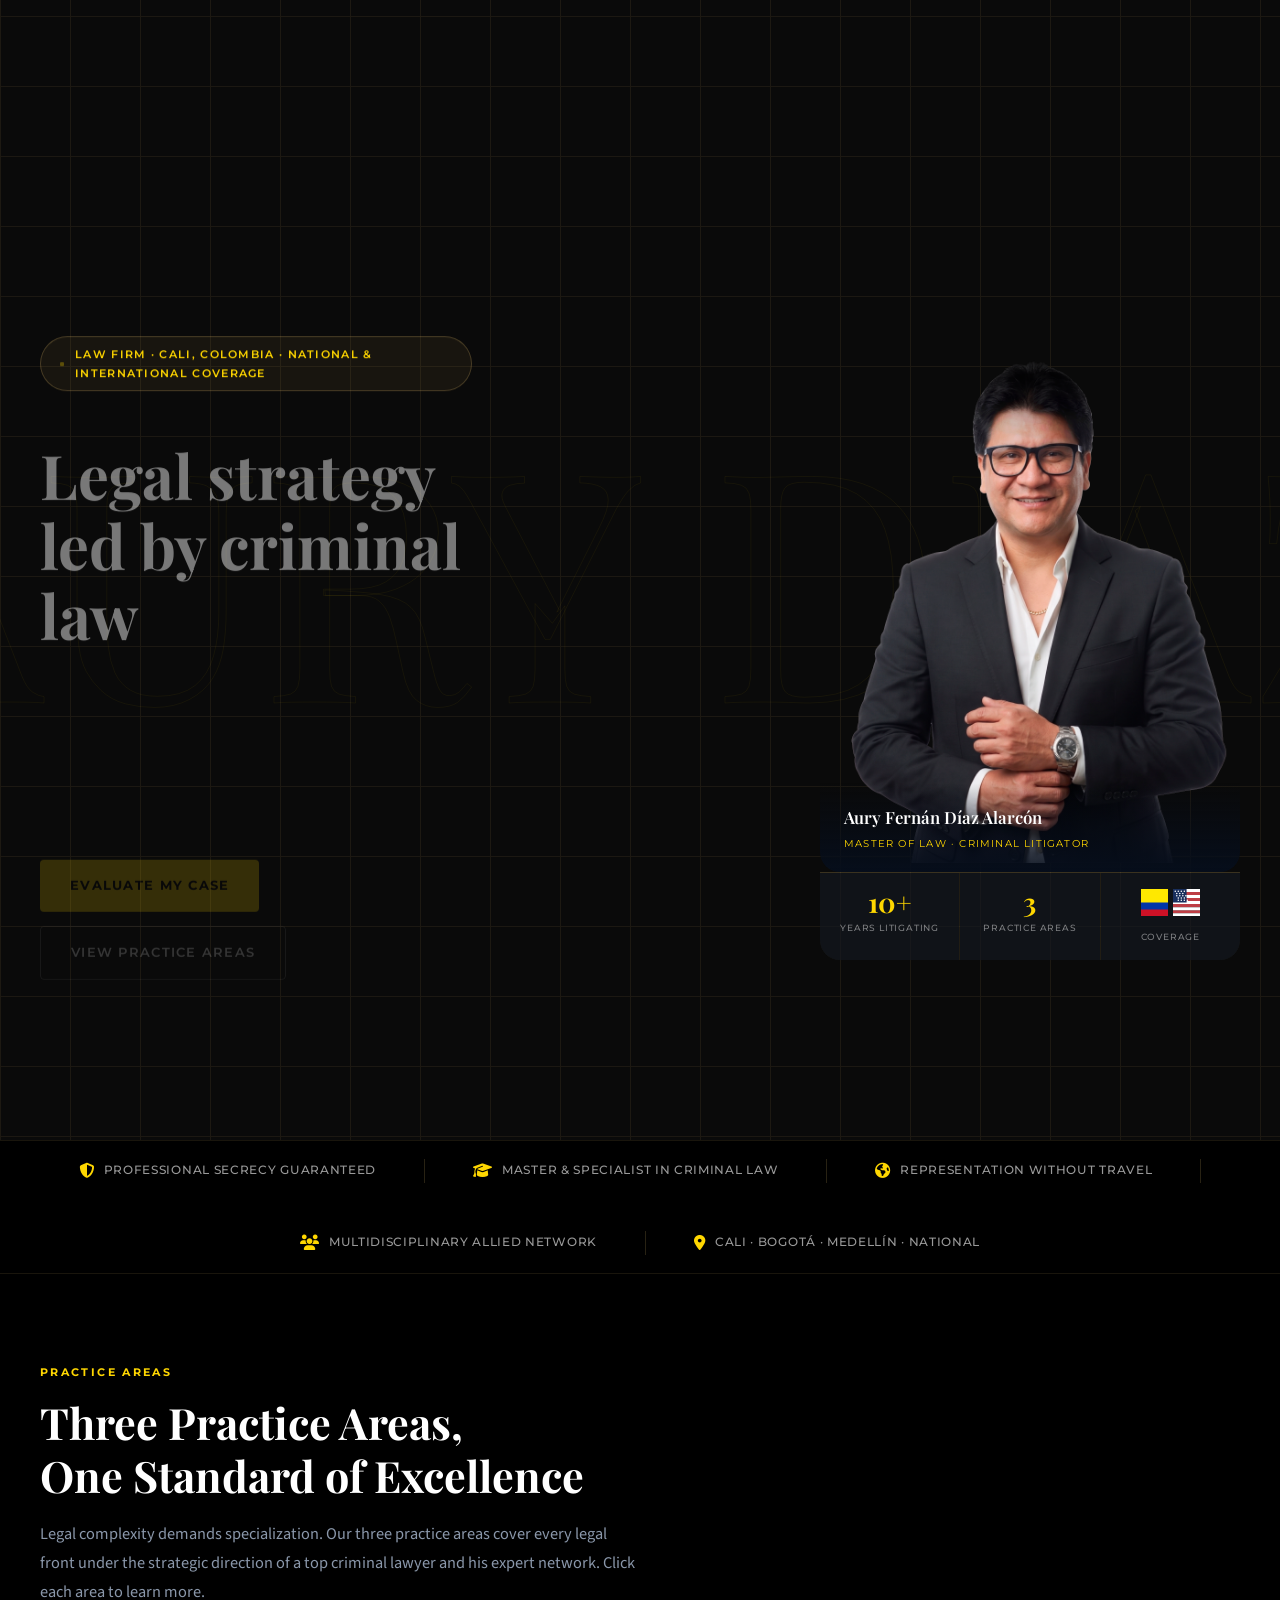
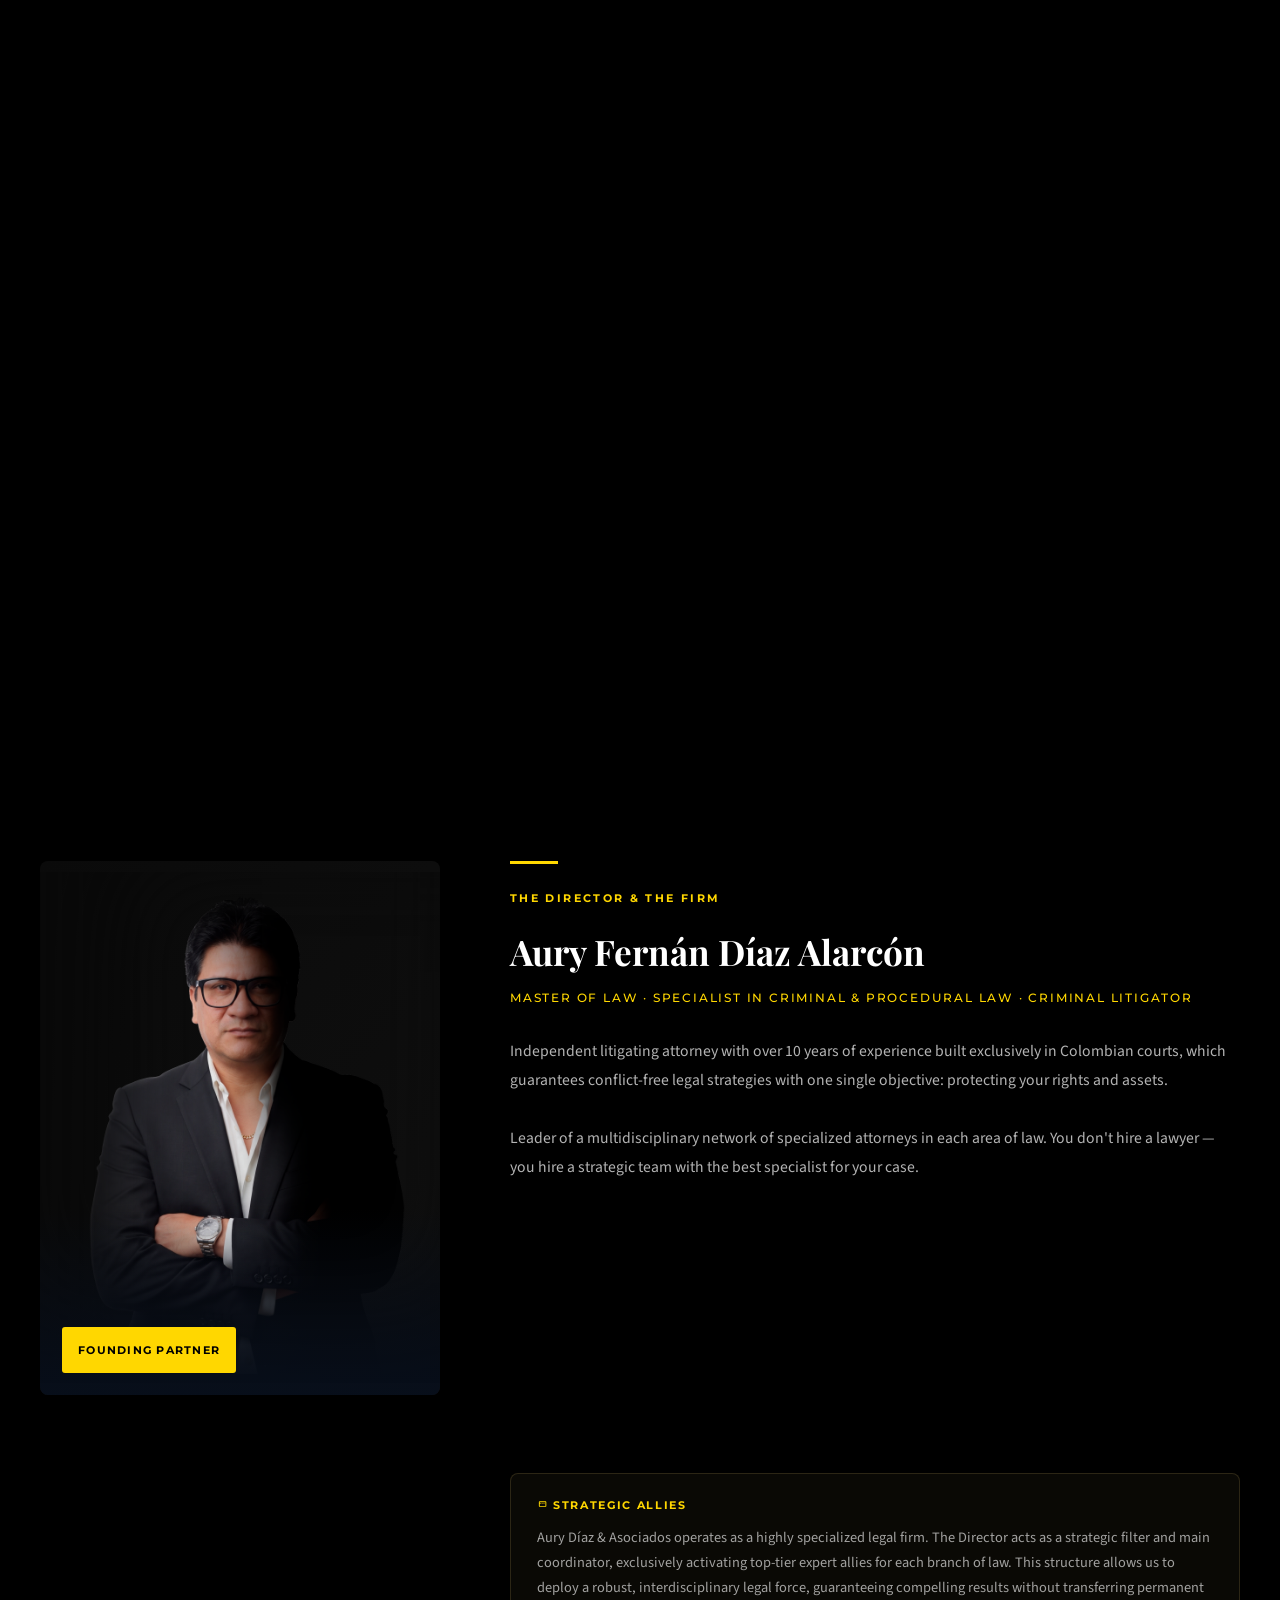
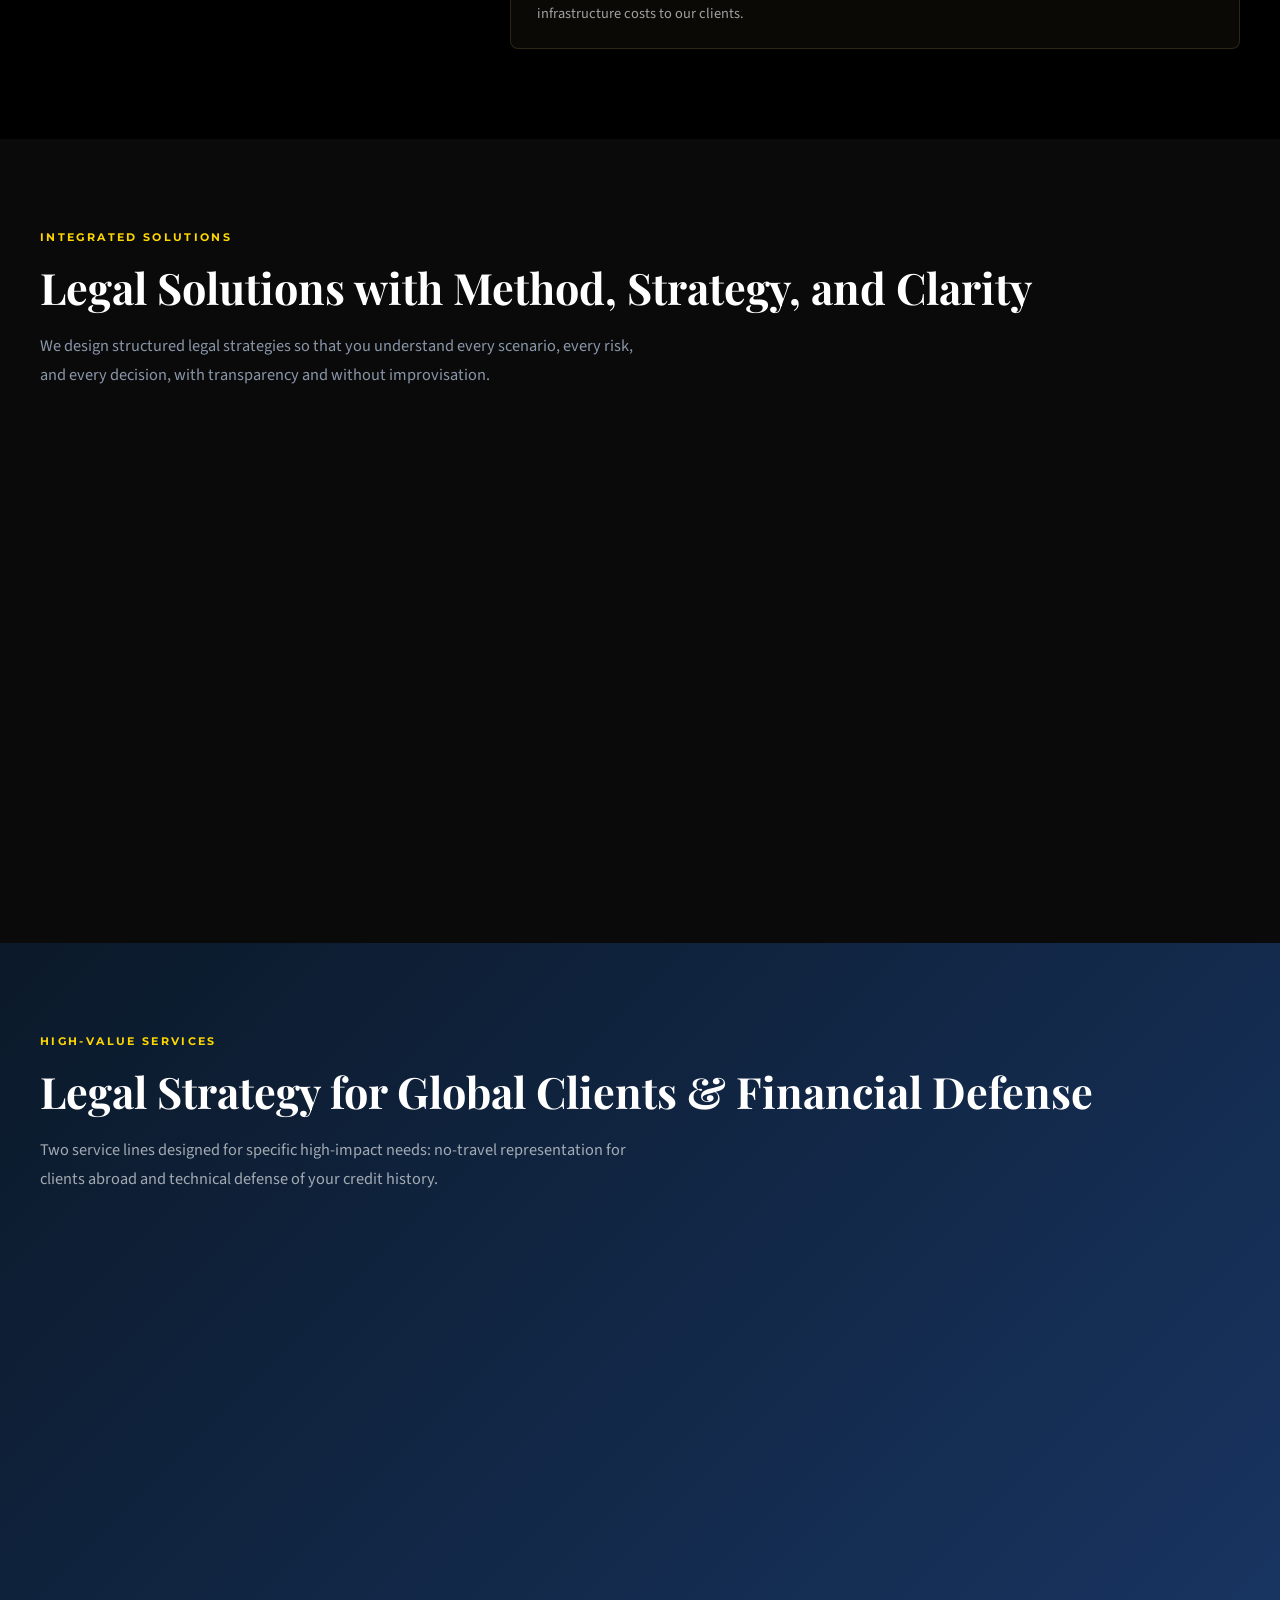
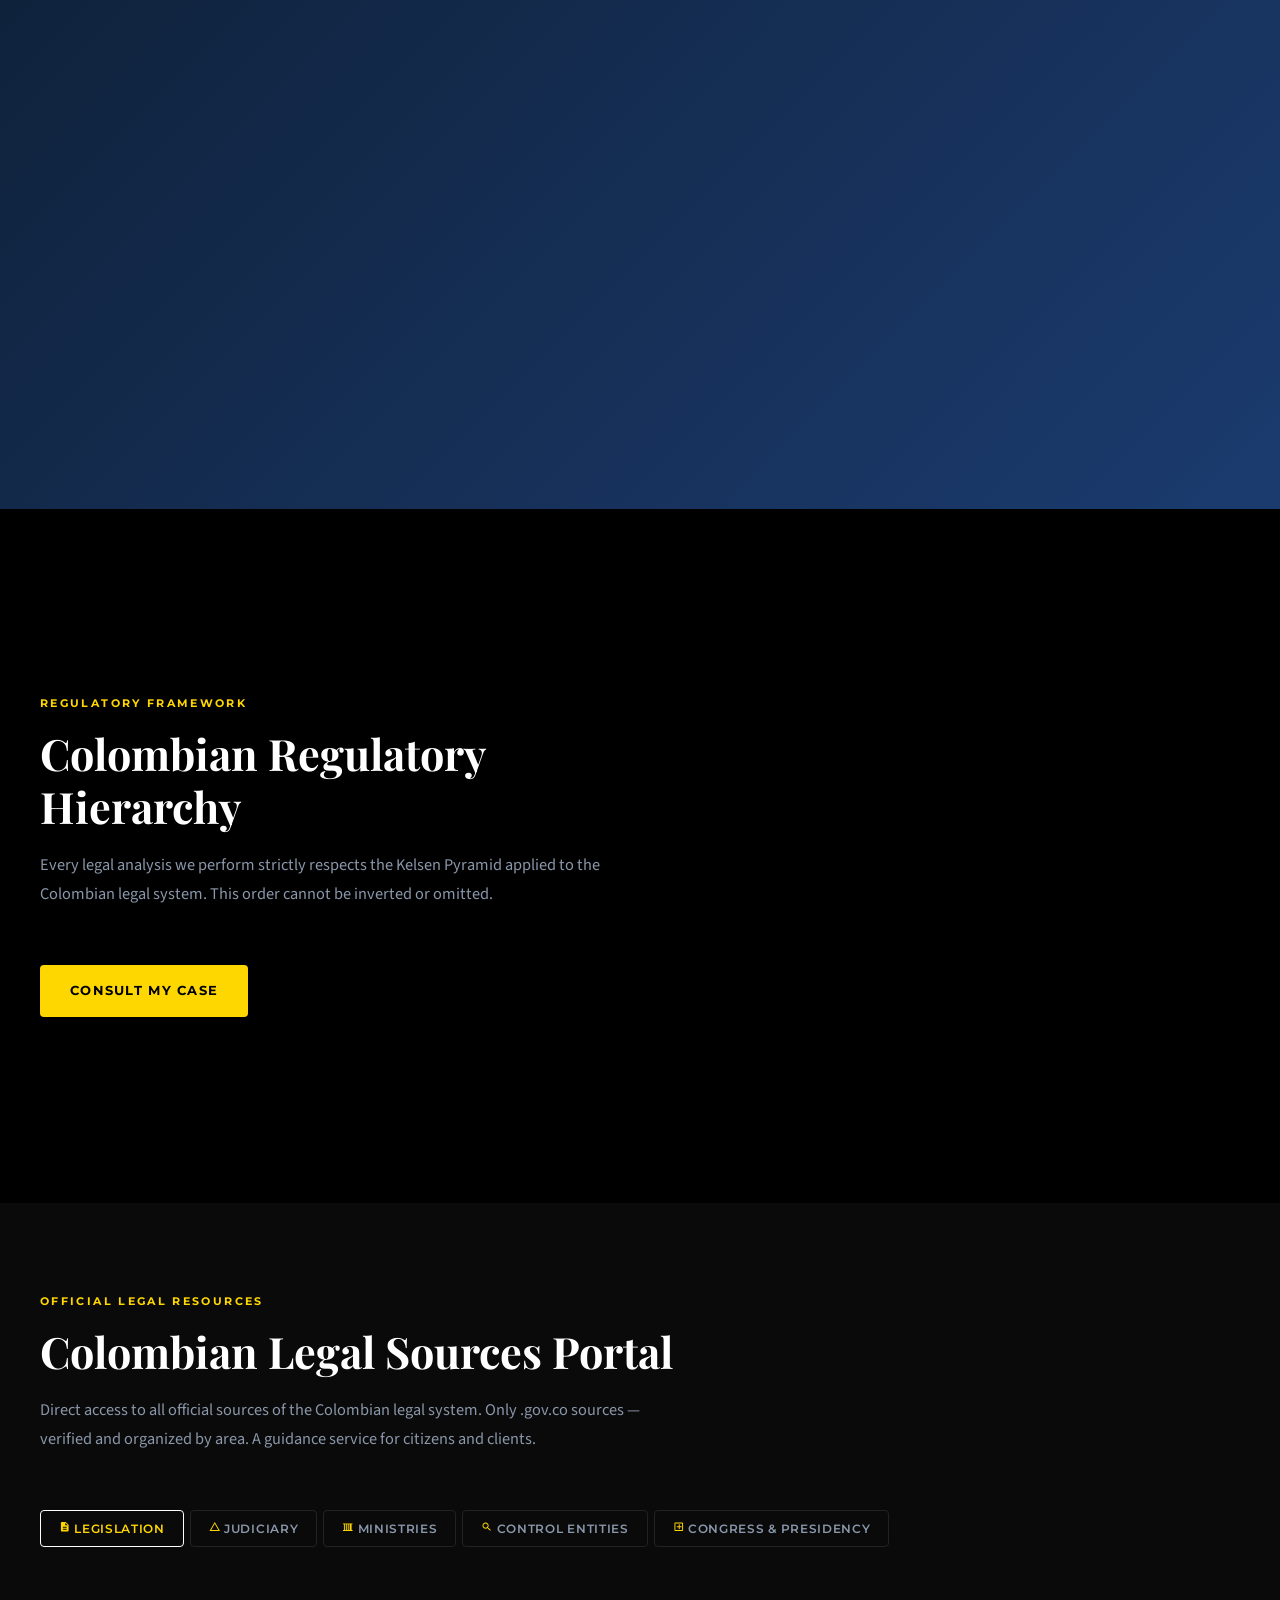
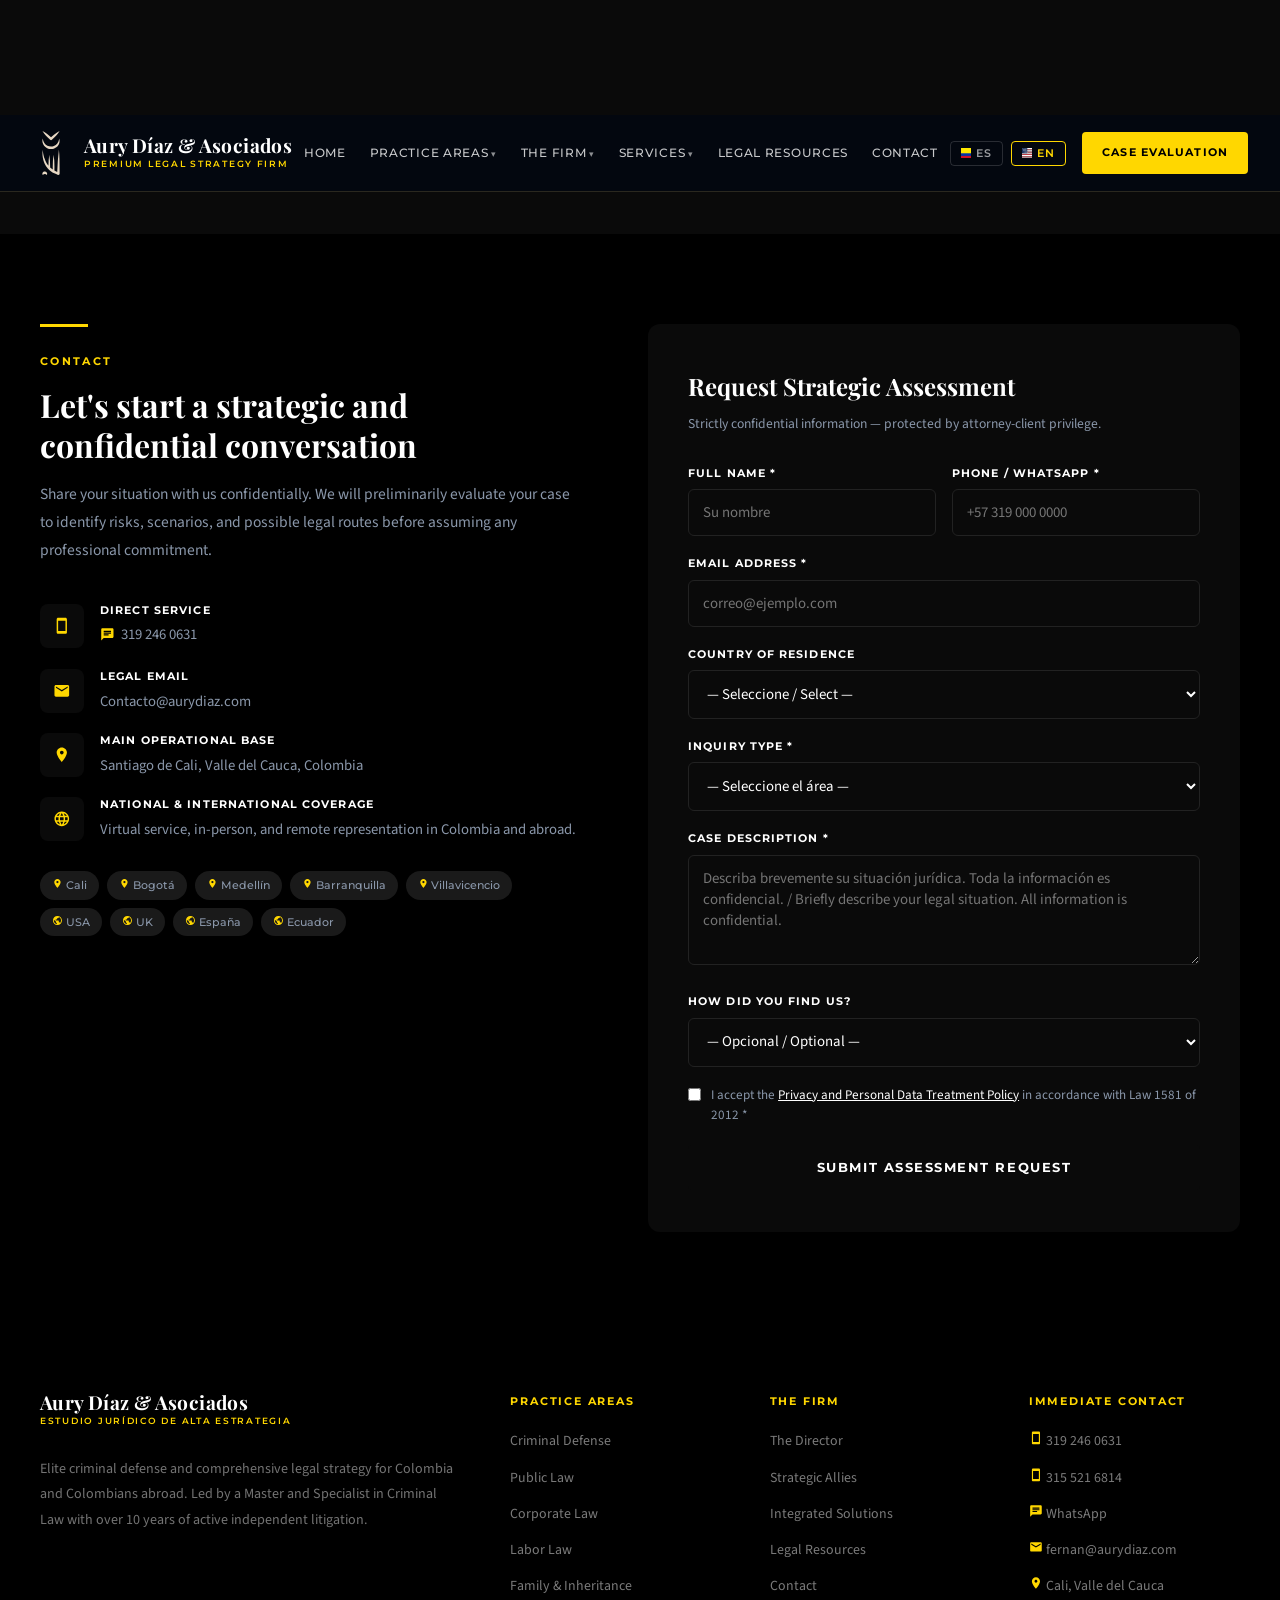
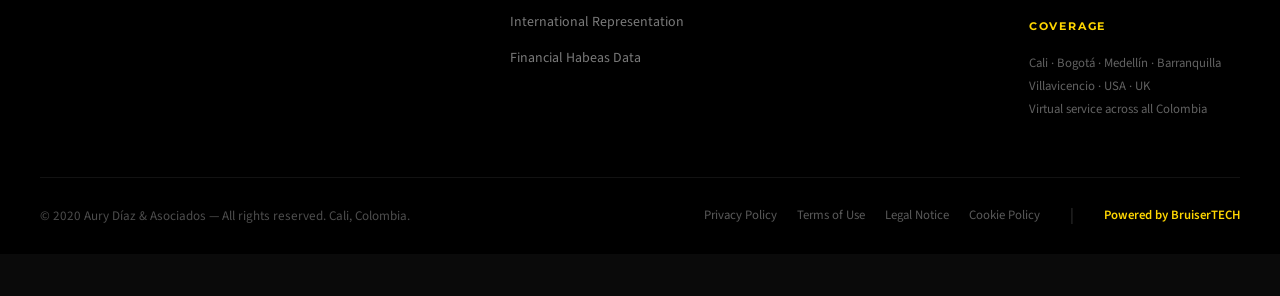
<file: contacto/index.html>
<!DOCTYPE html>
<html lang="es">
<head>
    <meta charset="UTF-8">
    <meta http-equiv="refresh" content="0; url=../index.html#contacto">
    <title>Redirigiendo a Contacto...</title>
</head>
<body>
    <p>Si no eres redirigido automáticamente, <a href="../index.html#contacto">haz clic aquí para ir al formulario de contacto</a>.</p>
</body>
</html>
</file>
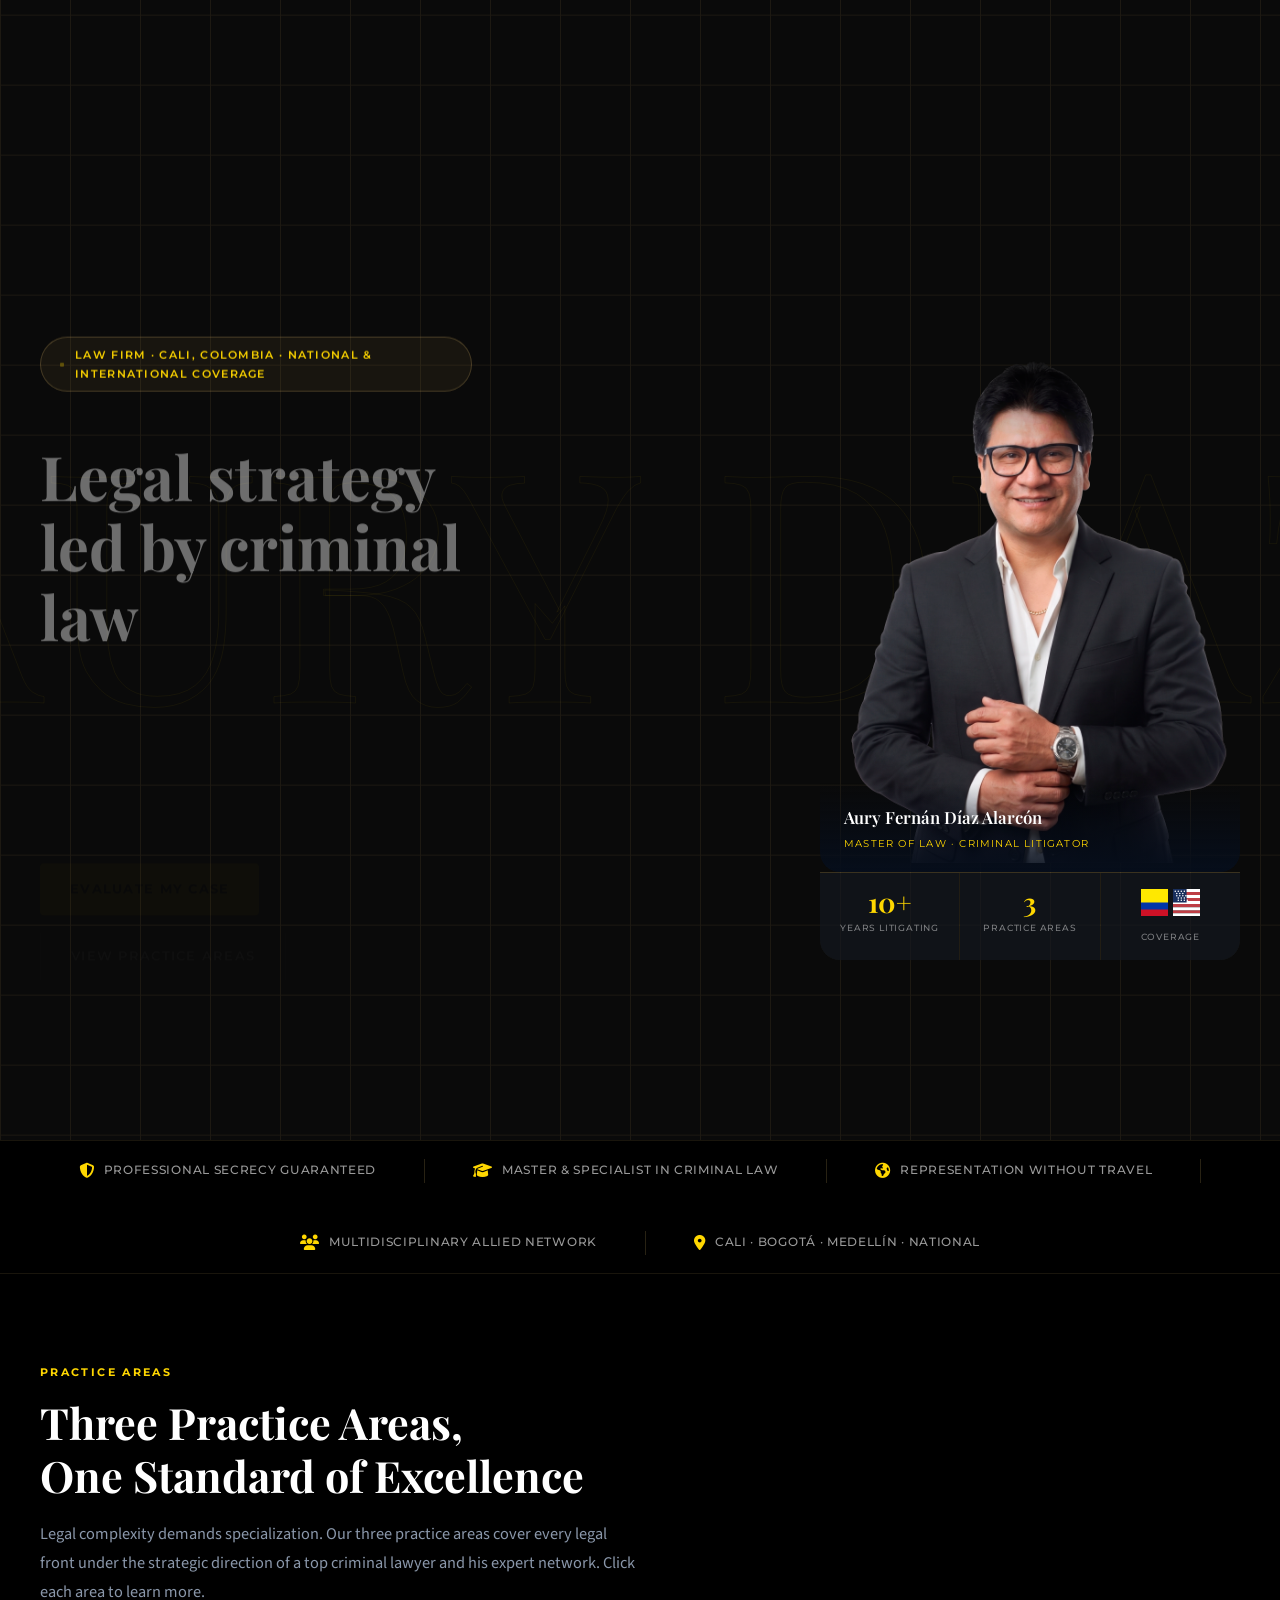
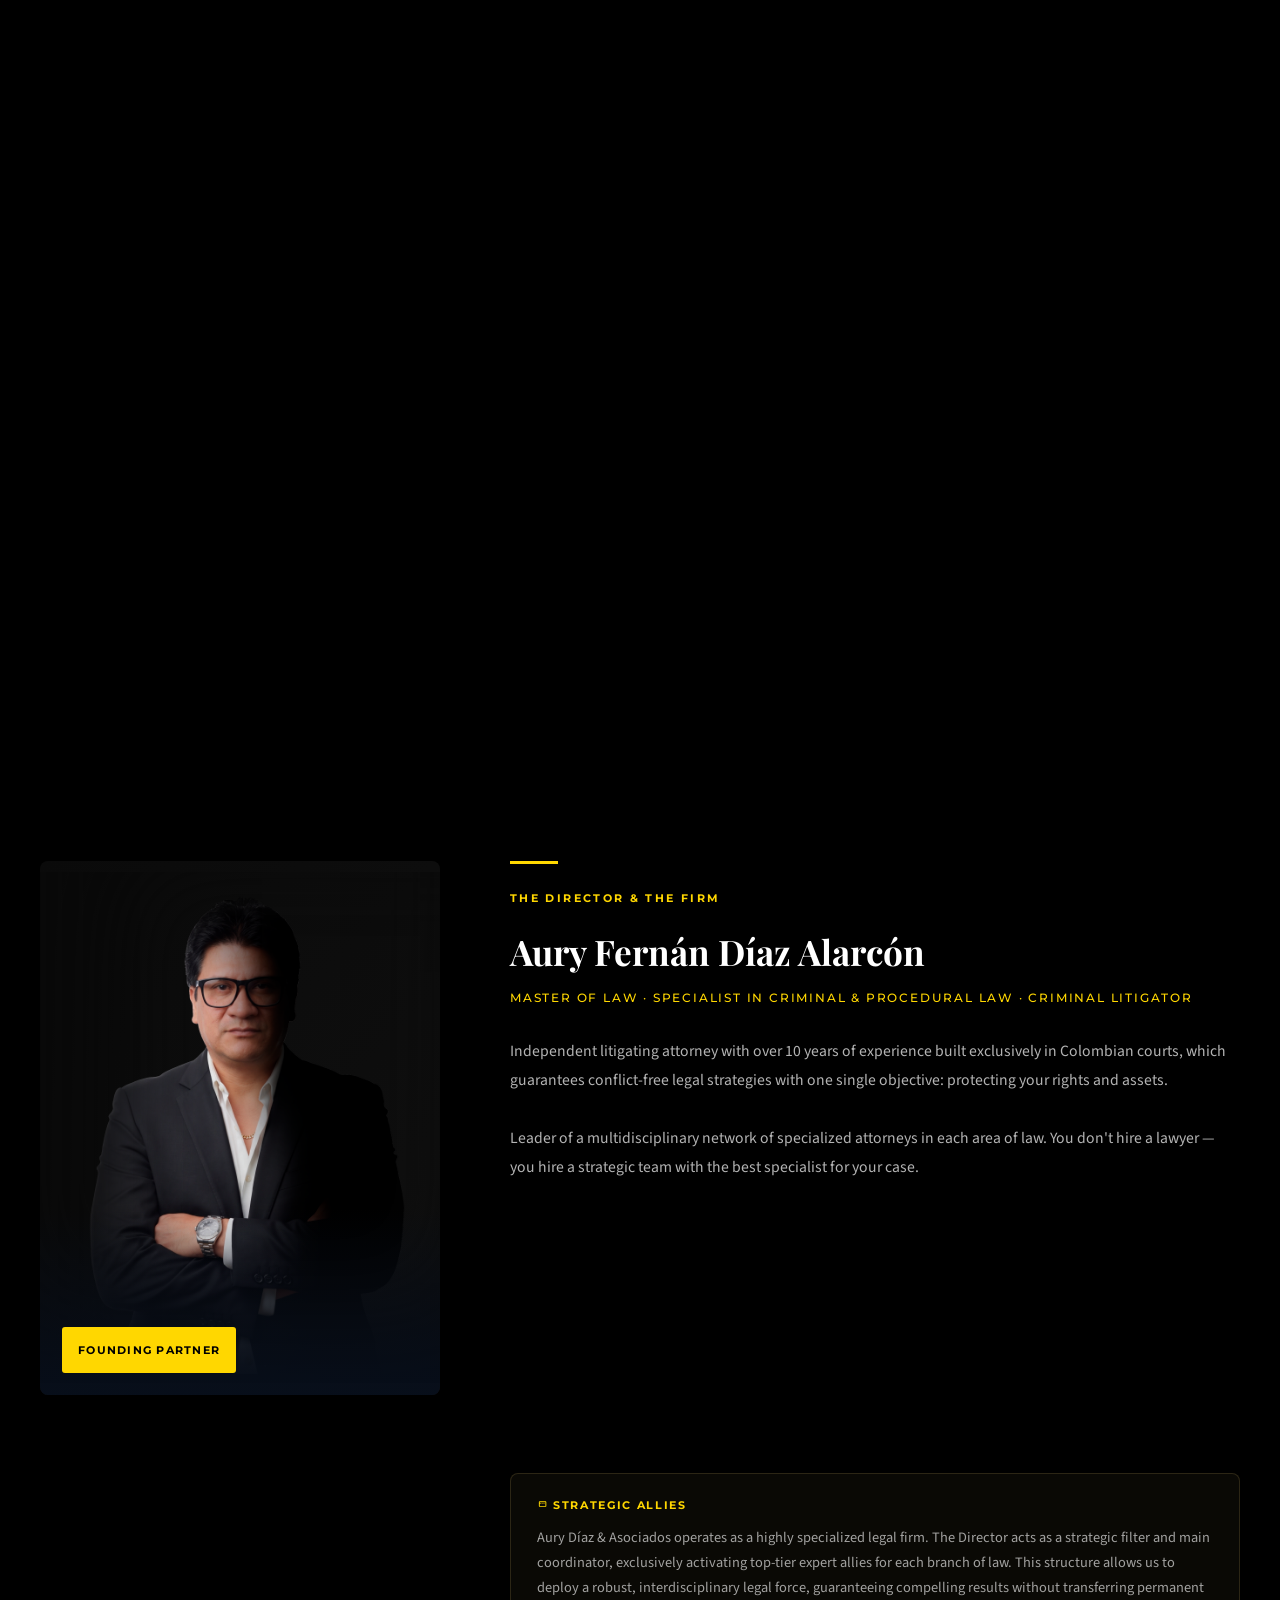
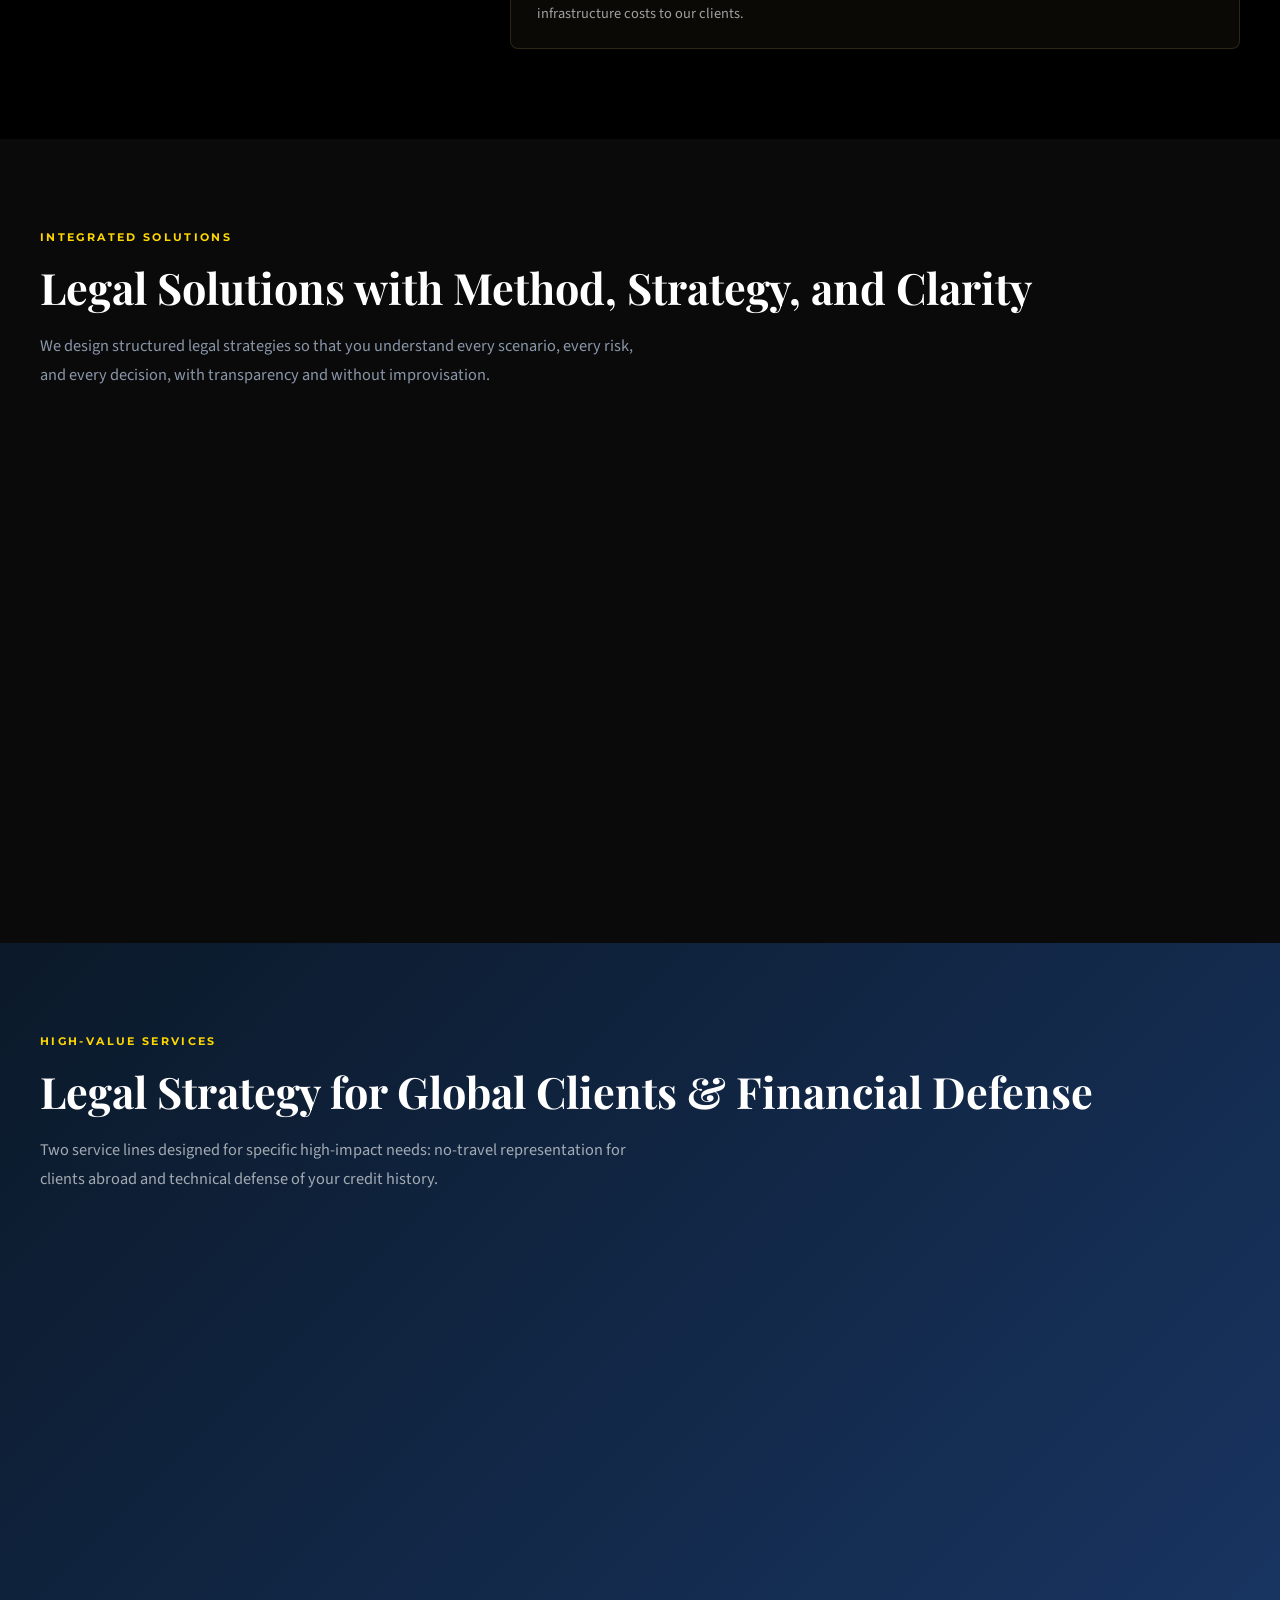
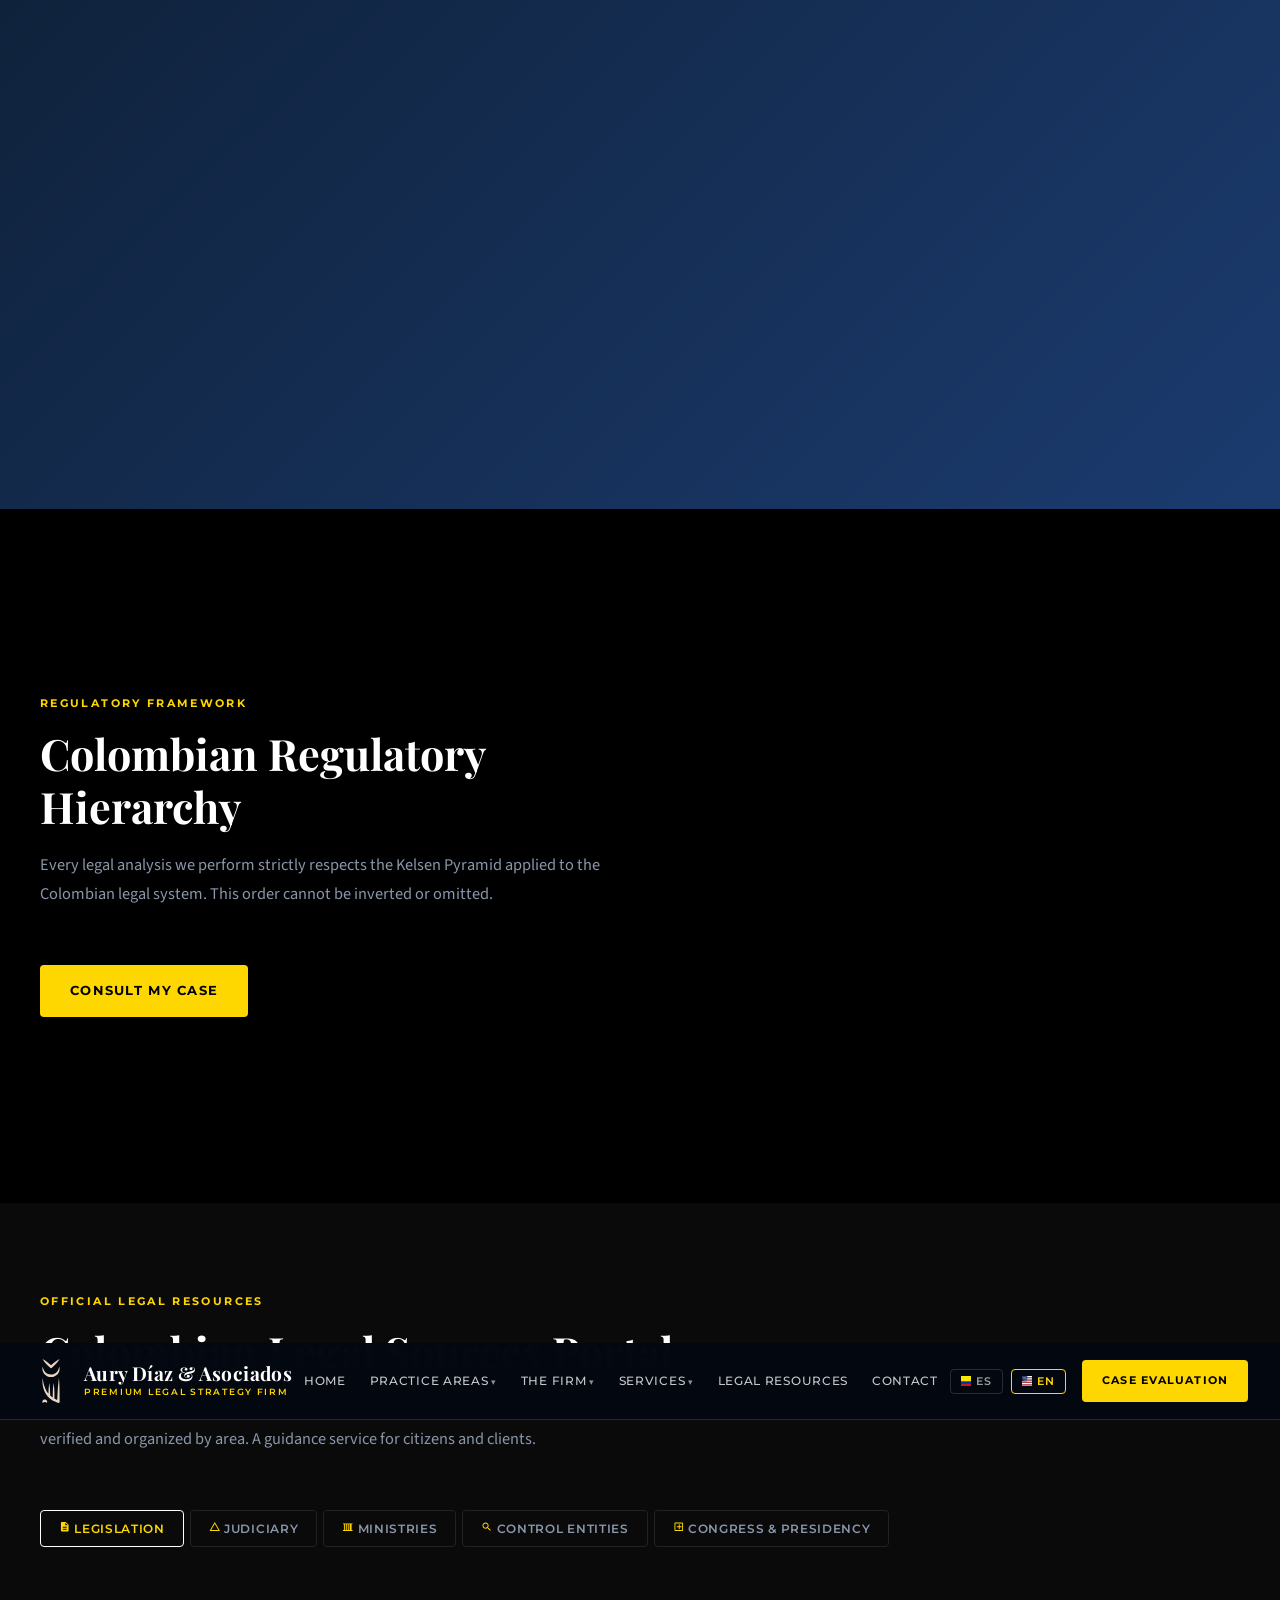
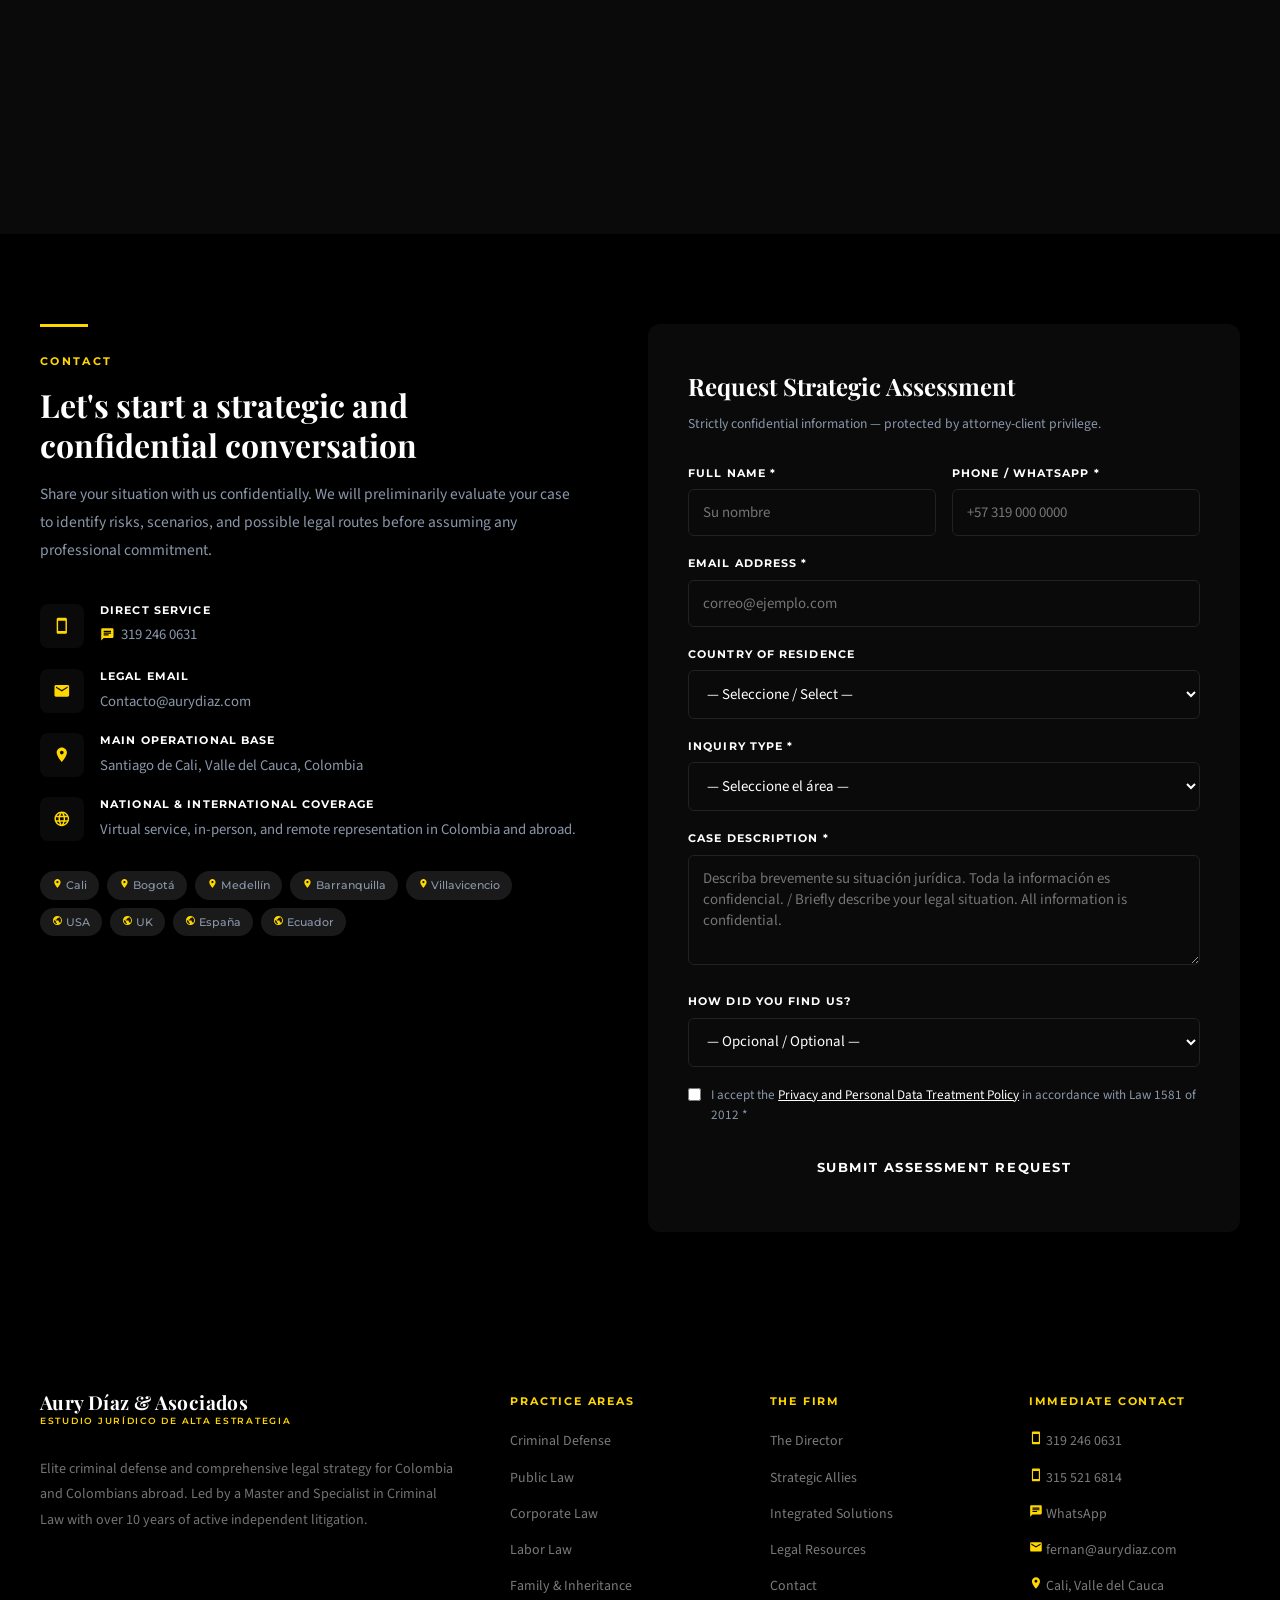
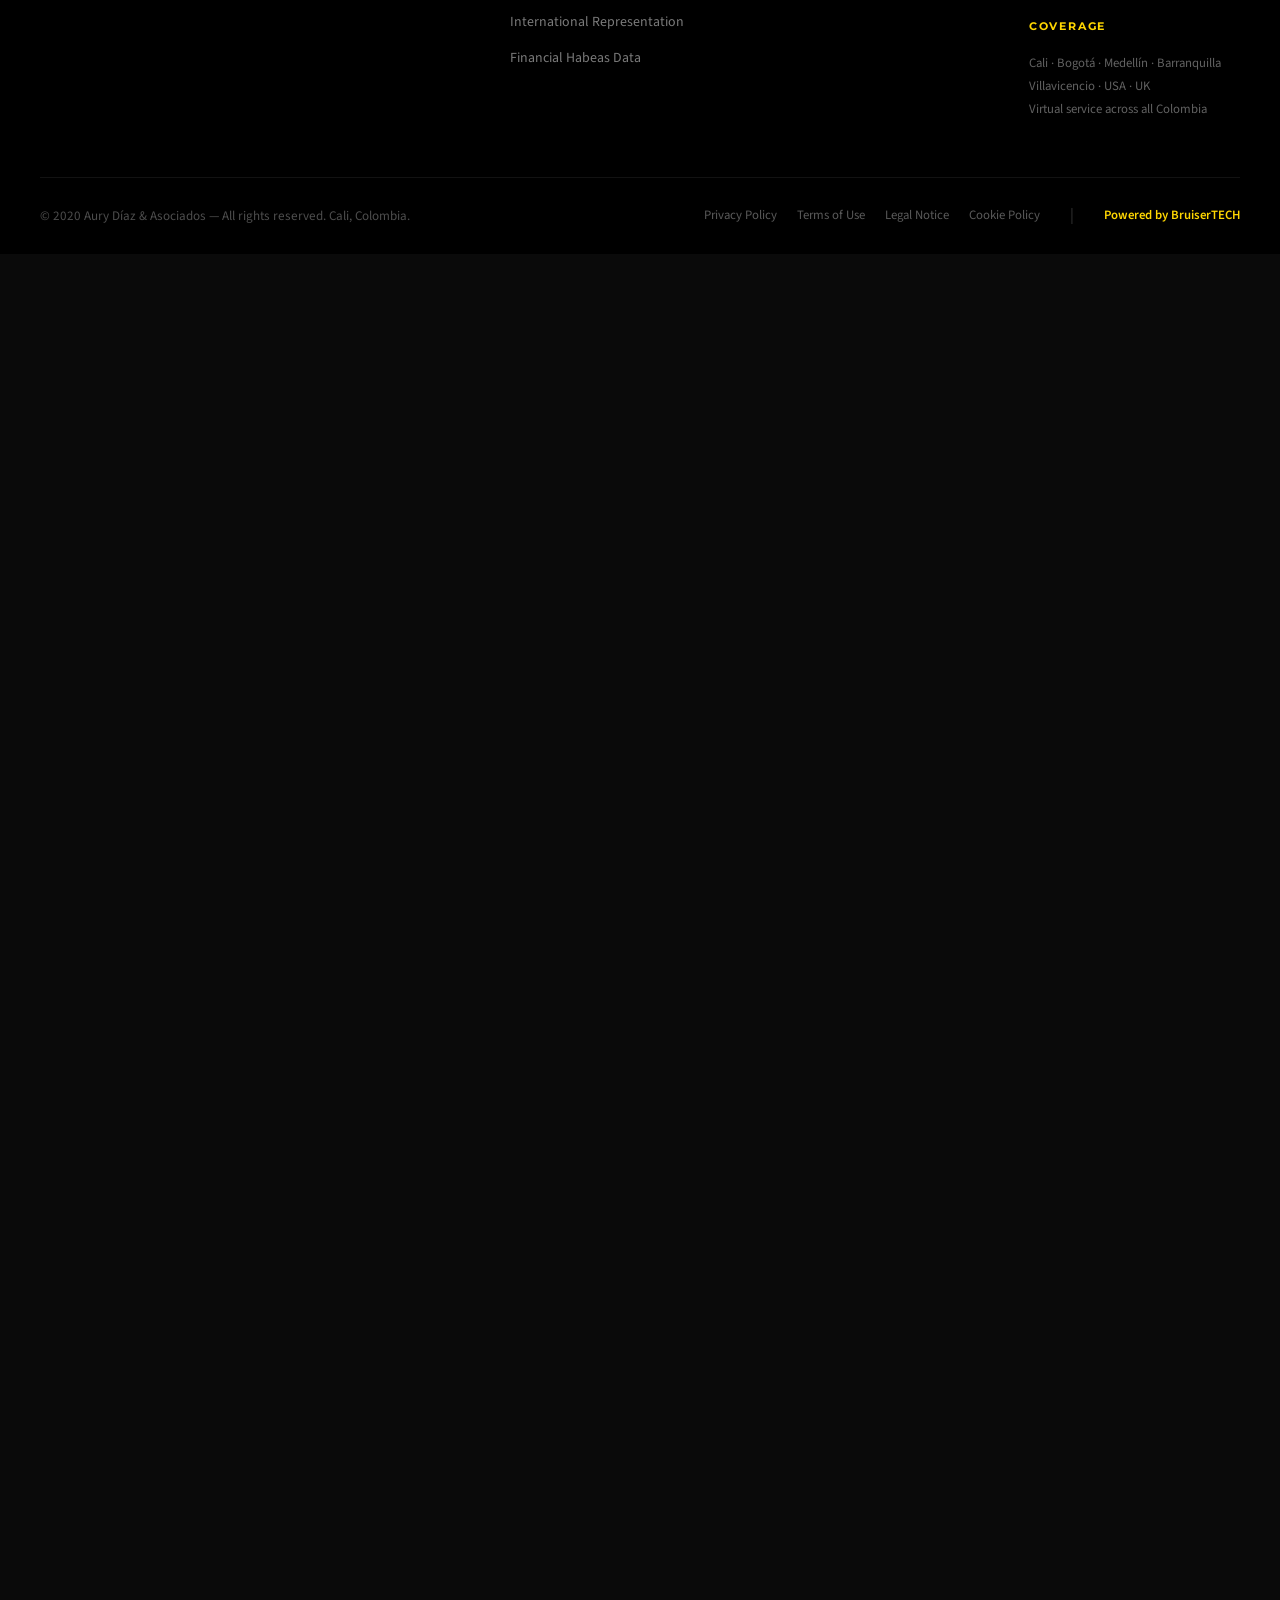
<file: contacto.html>
<!DOCTYPE html>
<html lang="es">
<head>
    <meta charset="UTF-8">
    <meta http-equiv="refresh" content="0; url=index.html#contacto">
    <title>Redirigiendo a Contacto...</title>
</head>
<body>
    <p>Si no eres redirigido automáticamente, <a href="index.html#contacto">haz clic aquí para ir al formulario de contacto</a>.</p>
</body>
</html>
</file>
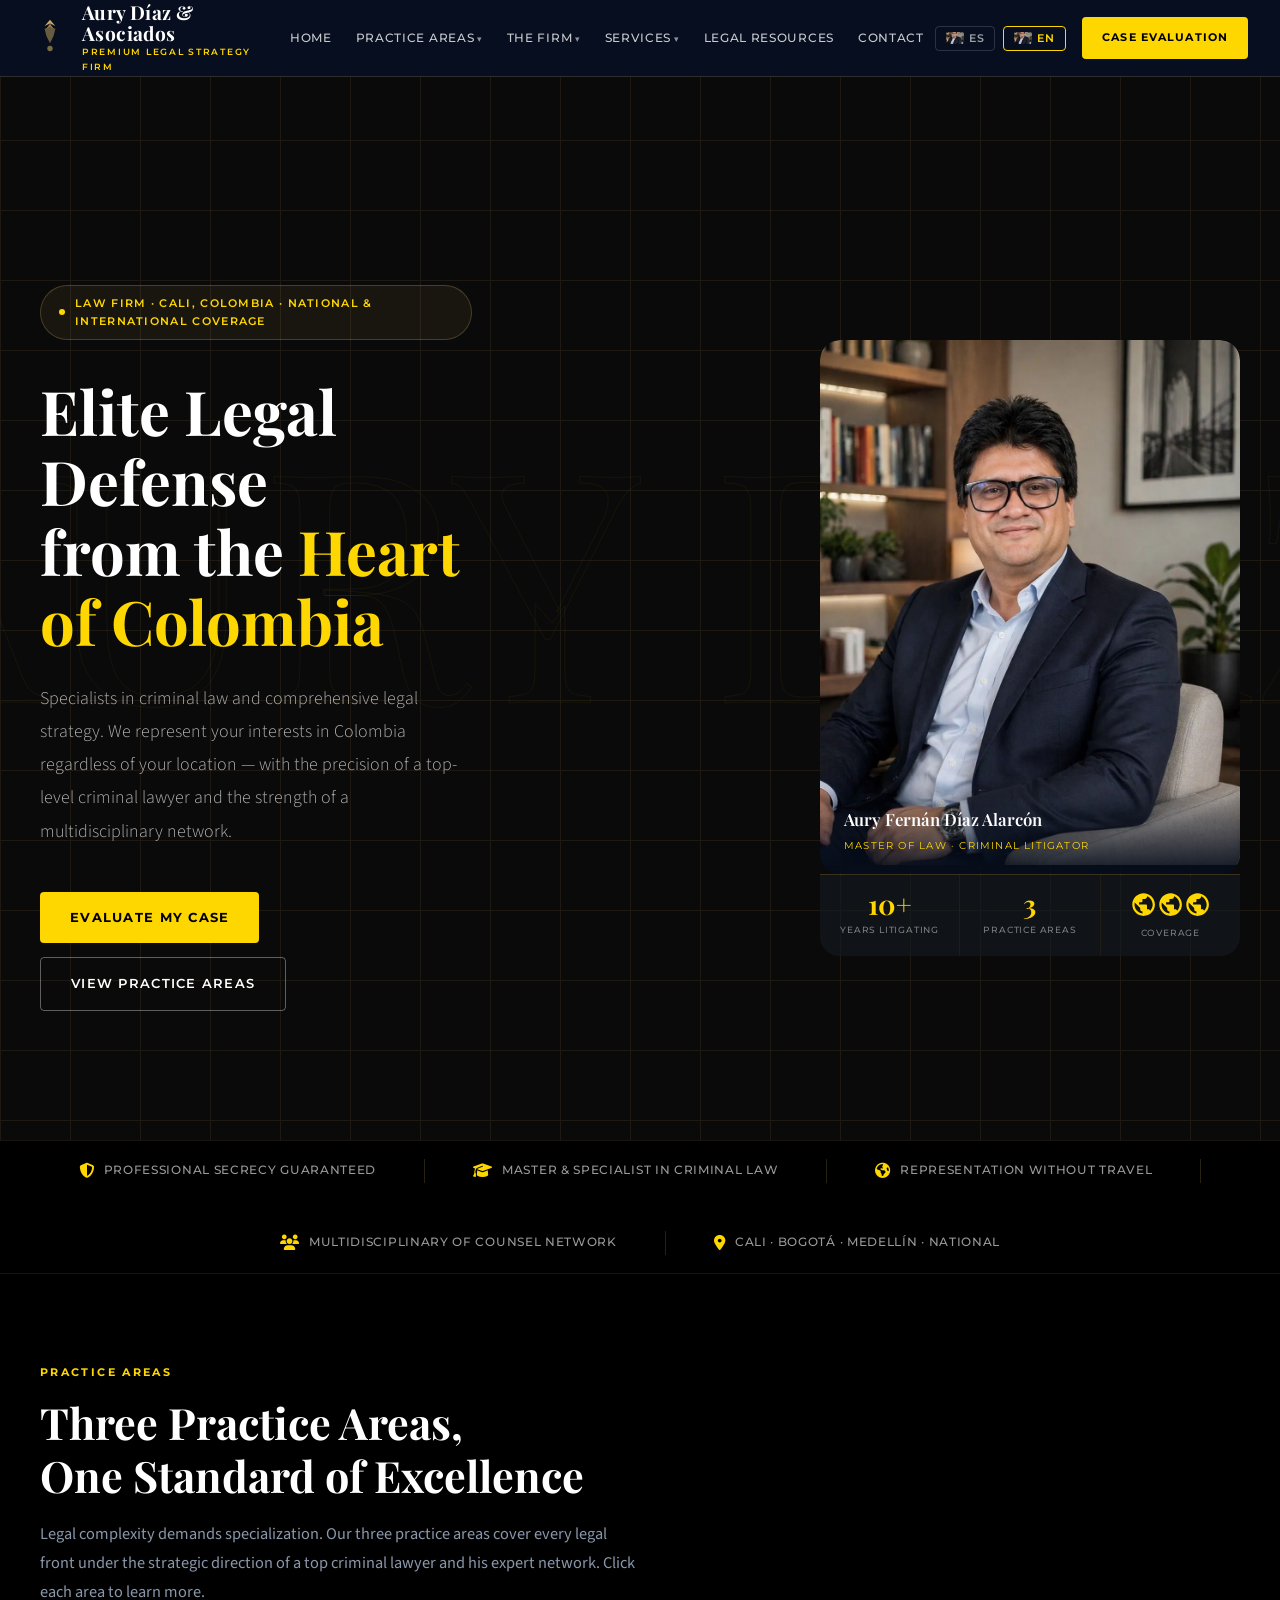
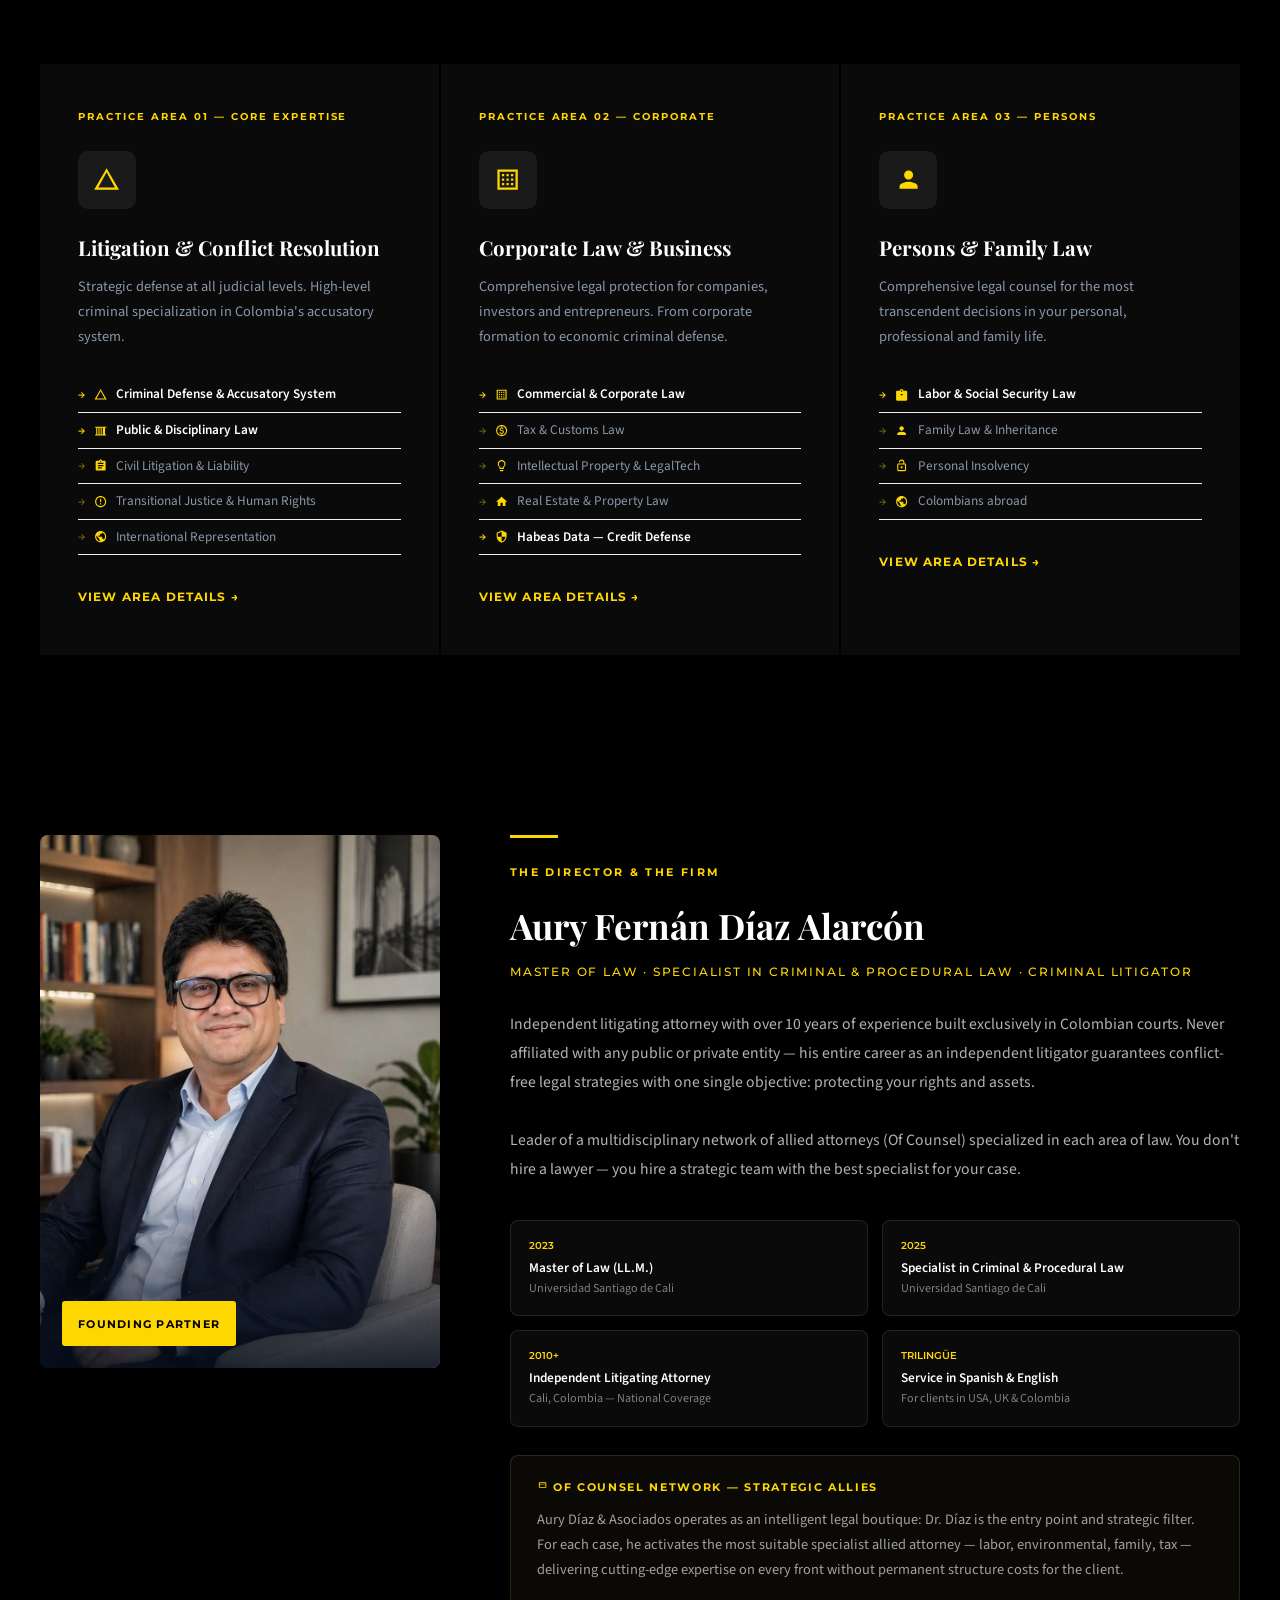
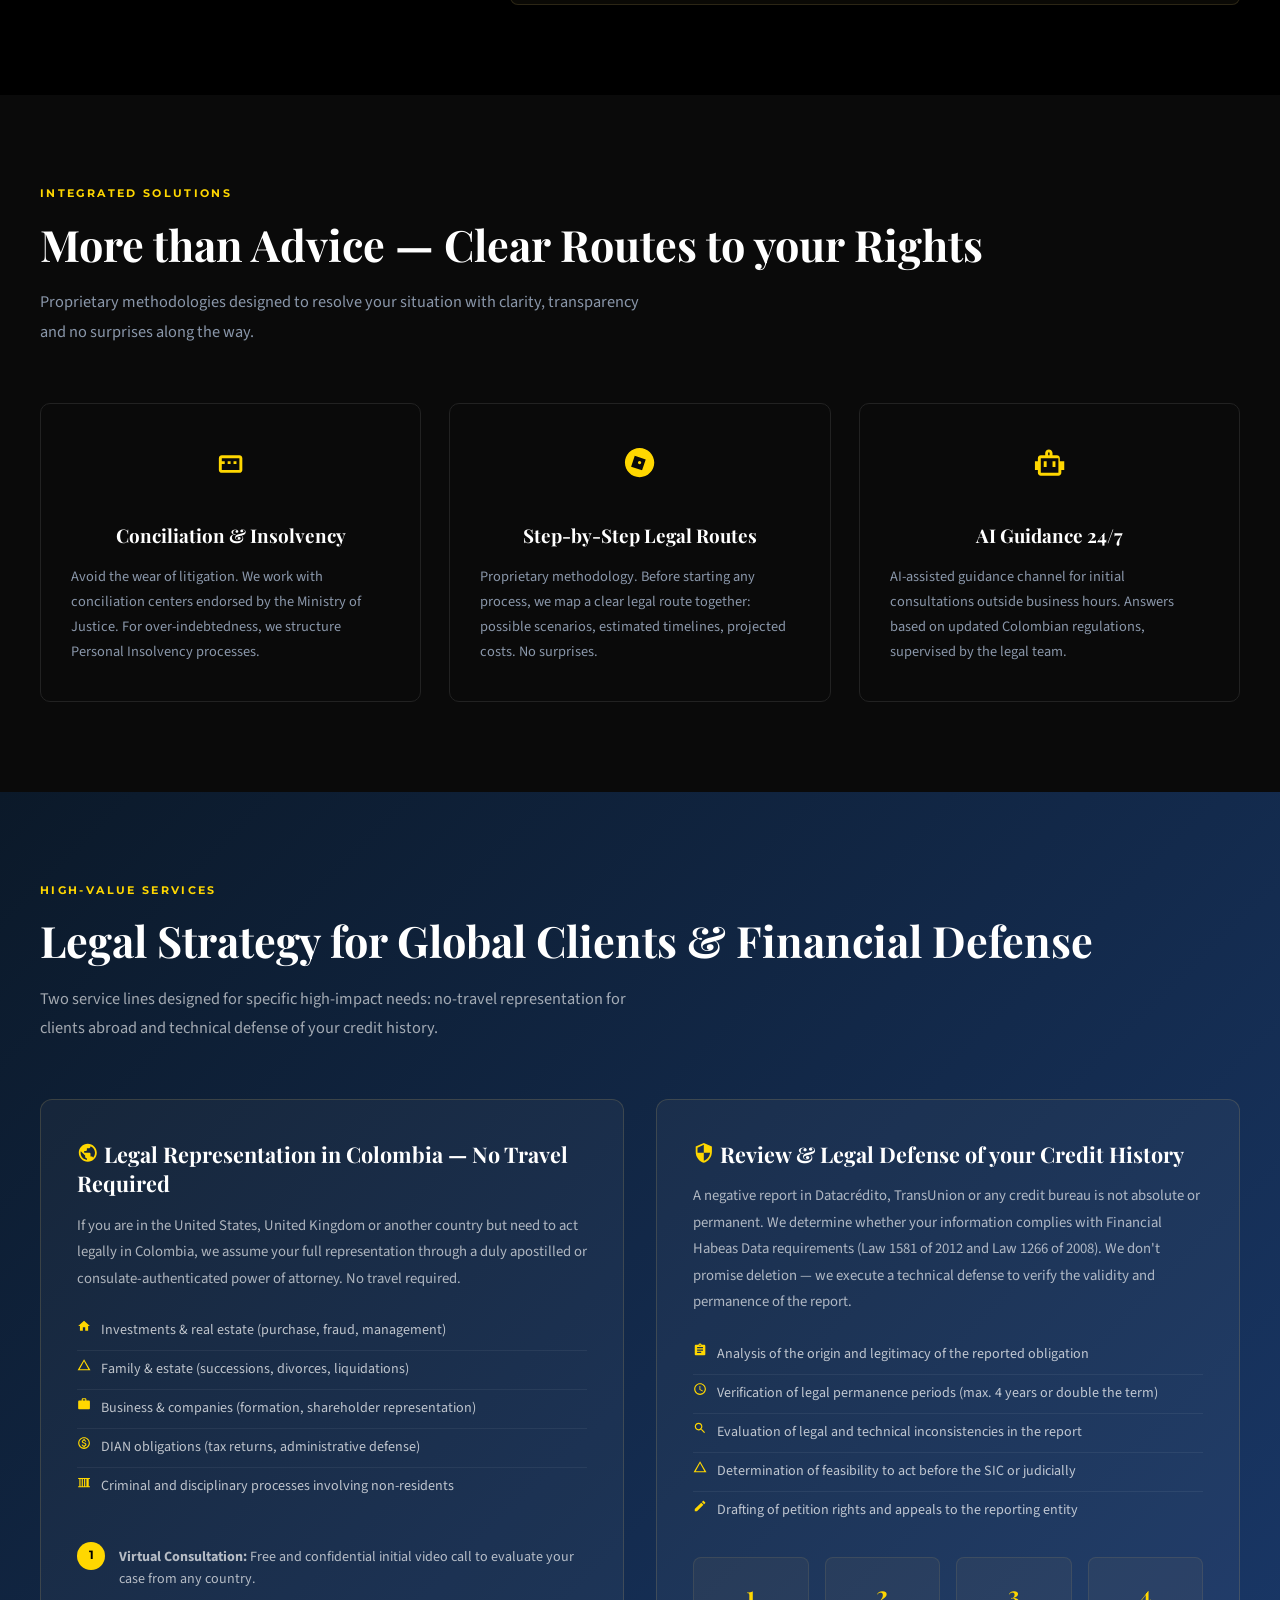
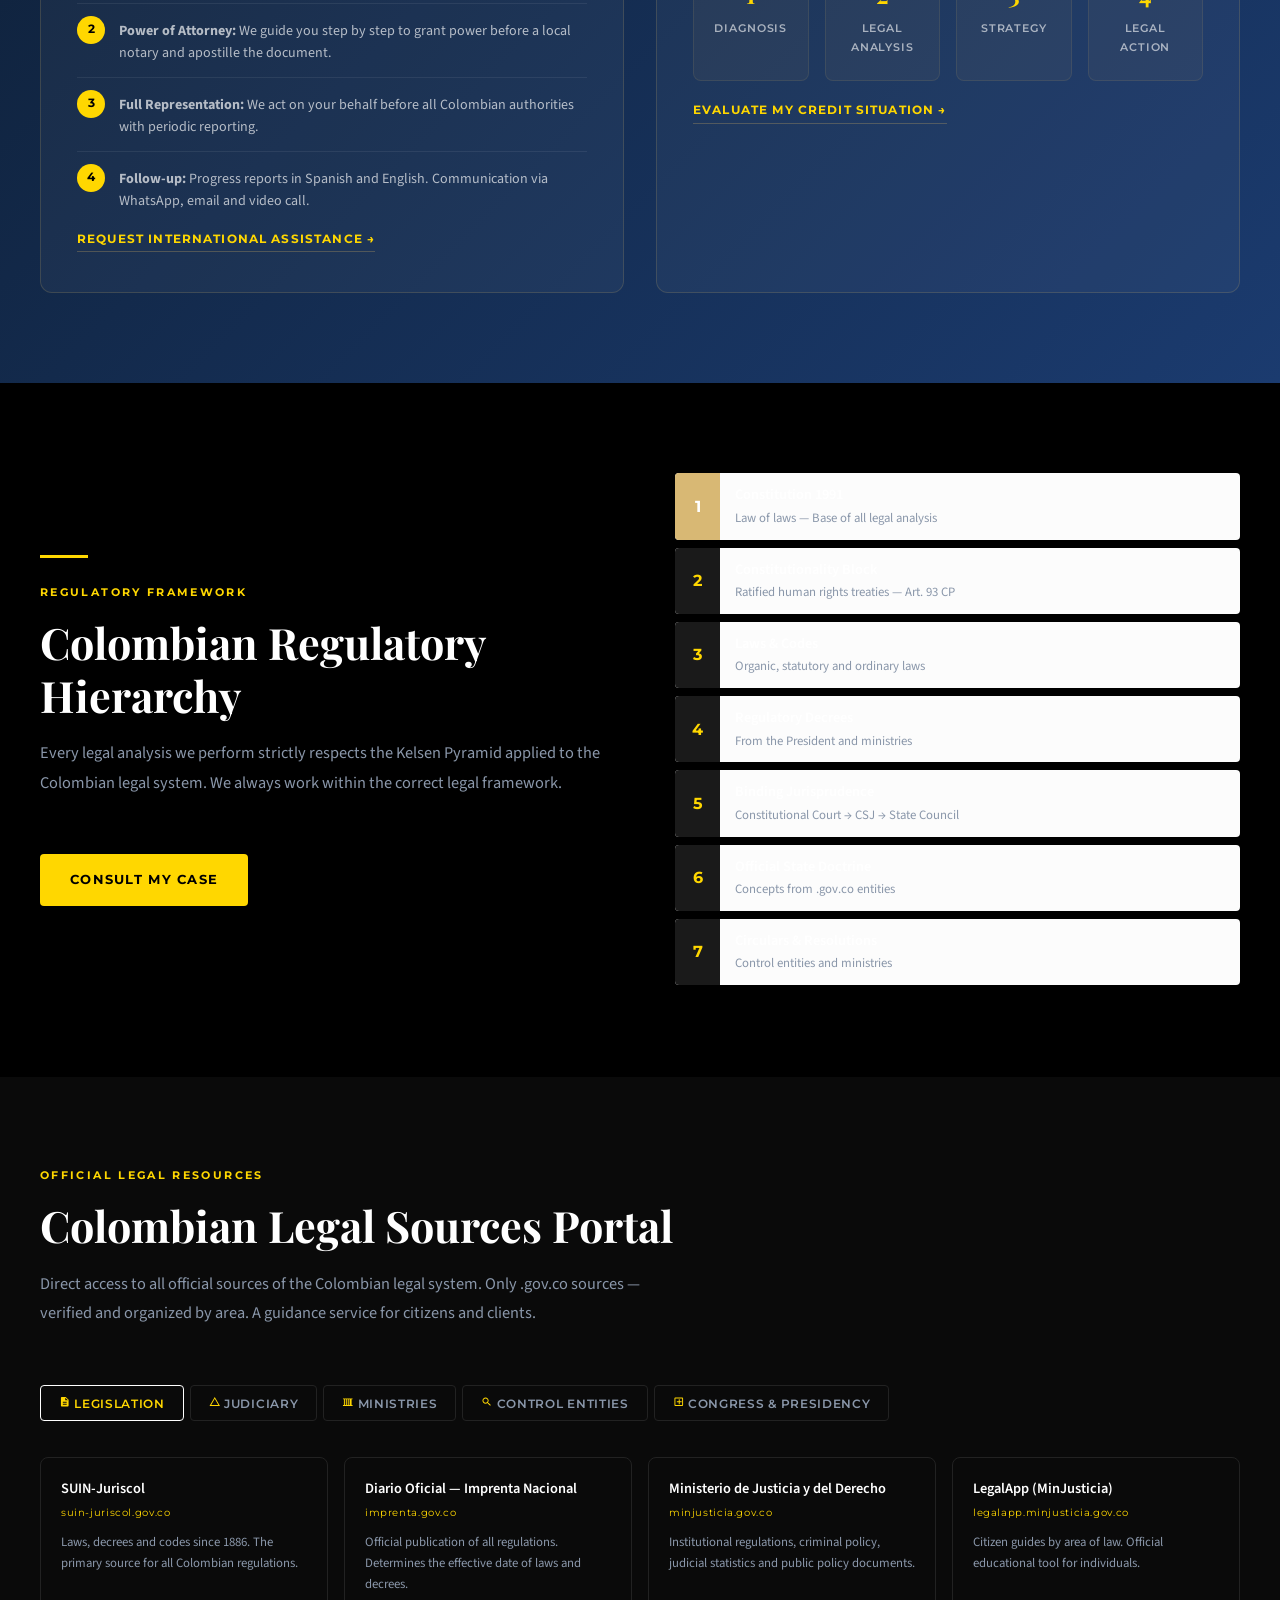
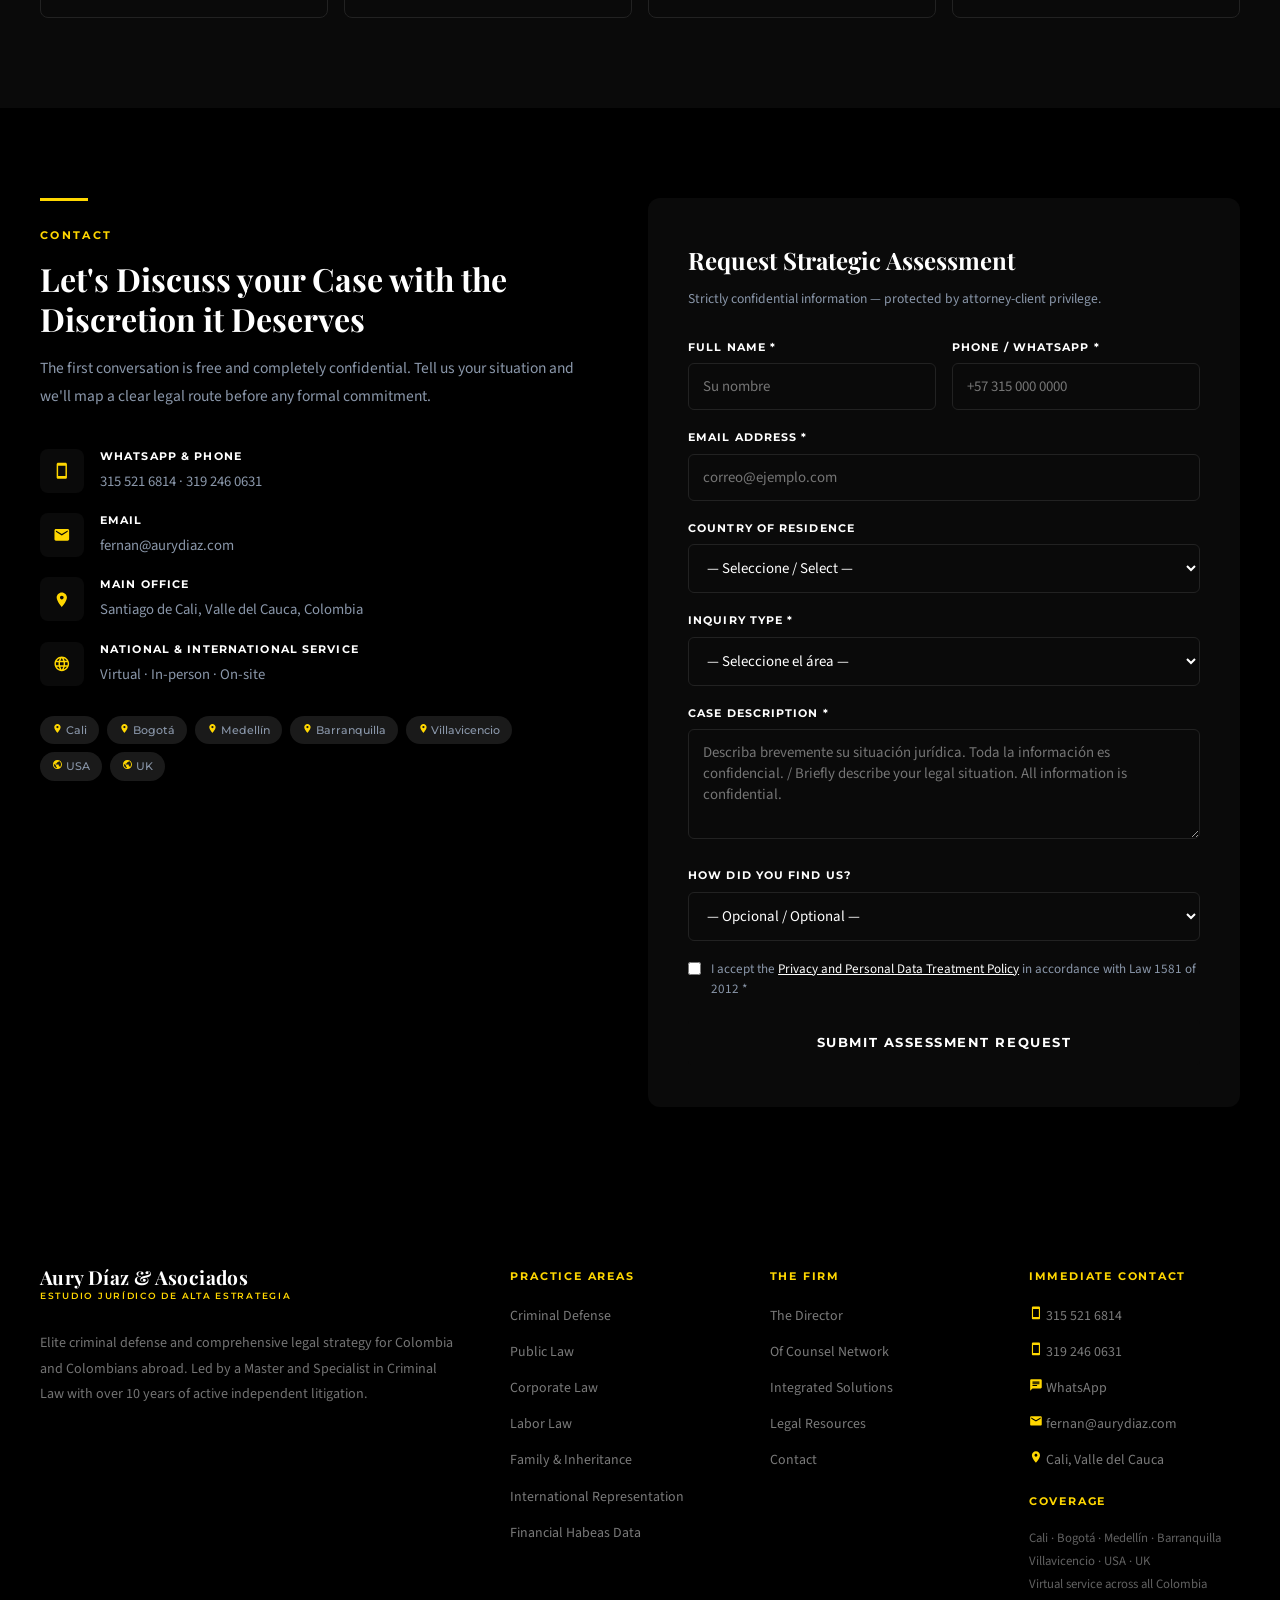
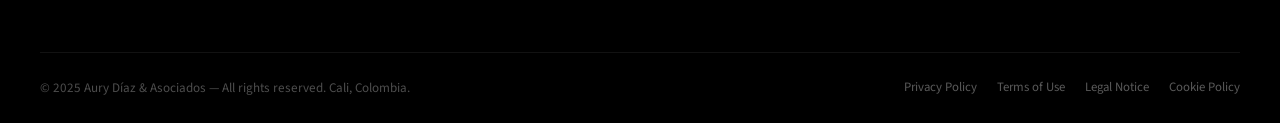
<file: index.orig.html>
<!DOCTYPE html>
<html lang="es" id="html-root">
<head>
  <meta charset="UTF-8">
  <meta name="viewport" content="width=device-width, initial-scale=1.0, maximum-scale=5.0, user-scalable=yes">
  <title>Aury Díaz & Asociados | Estudio Jurídico de Alta Estrategia | Cali, Colombia</title>
  <meta name="description" content="Defensa penal de élite y estrategia jurídica integral. Representación internacional para colombianos en el exterior, habeas data financiero y red Of Counsel multidisciplinaria. Liderado por Aury Fernán Díaz Alarcón — Magíster en Derecho, Especialista en Derecho Penal.">
  <meta name="keywords" content="abogado penal Cali, defensa penal Colombia, habeas data financiero, representación legal extranjeros, abogado sistema acusatorio, Aury Diaz abogado">
  <meta name="theme-color" content="#1B3B6F">
  <meta property="og:title" content="Aury Díaz & Asociados | Estudio Jurídico de Alta Estrategia">
  <meta property="og:description" content="Defensa penal de élite. Representación internacional. Habeas data financiero. Cali, Colombia.">
  <meta property="og:type" content="website">
  <link rel="preconnect" href="https://fonts.googleapis.com">
  <link href="https://fonts.googleapis.com/css2?family=Playfair+Display:ital,wght@0,400;0,600;0,700;0,900;1,400&family=Montserrat:wght@300;400;500;600;700&family=Source+Sans+3:wght@300;400;600&display=swap" rel="stylesheet">
  <link rel="stylesheet" href="https://cdnjs.cloudflare.com/ajax/libs/font-awesome/6.4.0/css/all.min.css">
  <link rel="stylesheet" href="css/style.css">
</head>
<body class="lang-es" id="body-root">

<!-- ═══════════════════════════════════ HEADER ═══════════════════════════════════ -->
<header id="main-header">
  <nav>
    <a href="#inicio" class="logo">
      <!-- SVG Logo (simplified representation of Aury Diaz logo mark) -->
      <svg class="logo-icon" viewBox="0 0 40 44" fill="none" xmlns="http://www.w3.org/2000/svg">
        <path d="M20 2 L26 9 L20 6 L14 9 Z" fill="#C9A961"/>
        <path d="M20 6 L24 12 L20 10 L16 12 Z" fill="#C9A961" opacity="0.7"/>
        <path d="M14 12 L20 10 L26 12 L24 20 L20 28 L16 20 Z" fill="#C9A961" opacity="0.5"/>
        <circle cx="20" cy="34" r="3" fill="#C9A961" opacity="0.6"/>
      </svg>
      <div class="logo-text">
        <span class="logo-main">Aury Díaz & Asociados</span>
        <span class="logo-sub" data-lang="es">Estudio Jurídico de Alta Estrategia</span>
        <span class="logo-sub" data-lang="en">Premium Legal Strategy Firm</span>
      </div>
    </a>

    <ul class="nav-links">
      <li><a href="#inicio" data-lang="es">Inicio</a><a href="#inicio" data-lang="en">Home</a></li>
      <li>
        <a href="#areas" class="has-sub" data-lang="es">Áreas de Práctica</a>
        <a href="#areas" class="has-sub" data-lang="en">Practice Areas</a>
        <div class="mega-menu">
          <div class="mega-col">
            <h4 data-lang="es"><svg class="emoji-svg" viewBox="0 0 24 24" fill="var(--gold)" width="1em" height="1em"><path d="M12 2L1 21h22L12 2zm0 3.516L19.38 19H4.62L12 5.516z"/></svg> Litigios y Conflictos</h4>
            <h4 data-lang="en"><svg class="emoji-svg" viewBox="0 0 24 24" fill="var(--gold)" width="1em" height="1em"><path d="M12 2L1 21h22L12 2zm0 3.516L19.38 19H4.62L12 5.516z"/></svg> Litigation & Disputes</h4>
            <ul>
              <li><a href="#" class="featured" onclick="openModal('penal');return false;" data-lang="es">★ Defensa Penal y Sistema Acusatorio</a><a href="#" class="featured" onclick="openModal('penal');return false;" data-lang="en">★ Criminal Defense & Accusatory System</a></li>
              <li><a href="#" onclick="openModal('disciplinario');return false;" data-lang="es">Derecho Público y Disciplinario</a><a href="#" onclick="openModal('disciplinario');return false;" data-lang="en">Public & Disciplinary Law</a></li>
              <li><a href="#" onclick="openModal('civil');return false;" data-lang="es">Litigio Civil y Responsabilidad</a><a href="#" onclick="openModal('civil');return false;" data-lang="en">Civil Litigation & Liability</a></li>
              <li><a href="#" onclick="openModal('jep');return false;" data-lang="es">Justicia Transicional y DDHH</a><a href="#" onclick="openModal('jep');return false;" data-lang="en">Transitional Justice & Human Rights</a></li>
            </ul>
          </div>
          <div class="mega-col">
            <h4 data-lang="es"><svg class="emoji-svg" viewBox="0 0 24 24" fill="var(--gold)" width="1em" height="1em"><path d="M3 3h18v18H3zM5 5v14h14V5H5zm2 2h2v2H7V7zm4 0h2v2h-2V7zm4 0h2v2h-2V7zM7 11h2v2H7v-2zm4 0h2v2h-2v-2zm4 0h2v2h-2v-2zM7 15h2v2H7v-2zm4 0h2v2h-2v-2zm4 0h2v2h-2v-2z"/></svg> Corporativo y Negocios</h4>
            <h4 data-lang="en"><svg class="emoji-svg" viewBox="0 0 24 24" fill="var(--gold)" width="1em" height="1em"><path d="M3 3h18v18H3zM5 5v14h14V5H5zm2 2h2v2H7V7zm4 0h2v2h-2V7zm4 0h2v2h-2V7zM7 11h2v2H7v-2zm4 0h2v2h-2v-2zm4 0h2v2h-2v-2zM7 15h2v2H7v-2zm4 0h2v2h-2v-2zm4 0h2v2h-2v-2z"/></svg> Corporate & Business</h4>
            <ul>
              <li><a href="#" class="featured" onclick="openModal('societario');return false;" data-lang="es">★ Derecho Comercial y Societario</a><a href="#" class="featured" onclick="openModal('societario');return false;" data-lang="en">★ Commercial & Corporate Law</a></li>
              <li><a href="#" onclick="openModal('tributario');return false;" data-lang="es">Derecho Tributario y Aduanero</a><a href="#" onclick="openModal('tributario');return false;" data-lang="en">Tax & Customs Law</a></li>
              <li><a href="#" onclick="openModal('pi');return false;" data-lang="es">Propiedad Intelectual y LegalTech</a><a href="#" onclick="openModal('pi');return false;" data-lang="en">Intellectual Property & LegalTech</a></li>
              <li><a href="#" onclick="openModal('ph');return false;" data-lang="es">Propiedad Horizontal e Inmobiliario</a><a href="#" onclick="openModal('ph');return false;" data-lang="en">Real Estate & Property Law</a></li>
            </ul>
          </div>
          <div class="mega-col">
            <h4 data-lang="es"><svg class="emoji-svg" viewBox="0 0 24 24" fill="var(--gold)" width="1em" height="1em"><path d="M12 12c2.21 0 4-1.79 4-4s-1.79-4-4-4-4 1.79-4 4 1.79 4 4 4zm0 2c-2.67 0-8 1.34-8 4v2h16v-2c0-2.66-5.33-4-8-4z"/></svg> Personas y Familias</h4>
            <h4 data-lang="en"><svg class="emoji-svg" viewBox="0 0 24 24" fill="var(--gold)" width="1em" height="1em"><path d="M12 12c2.21 0 4-1.79 4-4s-1.79-4-4-4-4 1.79-4 4 1.79 4 4 4zm0 2c-2.67 0-8 1.34-8 4v2h16v-2c0-2.66-5.33-4-8-4z"/></svg> Persons & Families</h4>
            <ul>
              <li><a href="#" class="featured" onclick="openModal('laboral');return false;" data-lang="es">★ Derecho Laboral y Seguridad Social</a><a href="#" class="featured" onclick="openModal('laboral');return false;" data-lang="en">★ Labor & Social Security Law</a></li>
              <li><a href="#" onclick="openModal('familia');return false;" data-lang="es">Derecho de Familia y Sucesiones</a><a href="#" onclick="openModal('familia');return false;" data-lang="en">Family Law & Inheritance</a></li>
              <li><a href="#" onclick="openModal('insolvencia');return false;" data-lang="es">Insolvencia de Persona Natural</a><a href="#" onclick="openModal('insolvencia');return false;" data-lang="en">Personal Insolvency</a></li>
              <li><a href="#servicios-estrategicos" data-lang="es"><svg class="emoji-svg" viewBox="0 0 24 24" fill="var(--gold)" width="1em" height="1em"><path d="M12 2C6.48 2 2 6.48 2 12s4.48 10 10 10 10-4.48 10-10S17.52 2 12 2zm-1 17.93c-3.95-.49-7-3.85-7-7.93 0-.62.08-1.21.21-1.79L9 15v1c0 1.1.9 2 2 2v1.93zm6.9-2.54c-.26-.81-1-1.39-1.9-1.39h-1v-3c0-.55-.45-1-1-1H8v-2h2c.55 0 1-.45 1-1V7h2c1.1 0 2-.9 2-2v-.41c2.93 1.19 5 4.06 5 7.41 0 2.08-.8 3.97-2.1 5.39z"/></svg> Representación Internacional</a><a href="#servicios-estrategicos" data-lang="en"><svg class="emoji-svg" viewBox="0 0 24 24" fill="var(--gold)" width="1em" height="1em"><path d="M12 2C6.48 2 2 6.48 2 12s4.48 10 10 10 10-4.48 10-10S17.52 2 12 2zm-1 17.93c-3.95-.49-7-3.85-7-7.93 0-.62.08-1.21.21-1.79L9 15v1c0 1.1.9 2 2 2v1.93zm6.9-2.54c-.26-.81-1-1.39-1.9-1.39h-1v-3c0-.55-.45-1-1-1H8v-2h2c.55 0 1-.45 1-1V7h2c1.1 0 2-.9 2-2v-.41c2.93 1.19 5 4.06 5 7.41 0 2.08-.8 3.97-2.1 5.39z"/></svg> International Representation</a></li>
              <li><a href="#servicios-estrategicos" data-lang="es"><svg class="emoji-svg" viewBox="0 0 24 24" fill="var(--gold)" width="1em" height="1em"><path d="M12 1L3 5v6c0 5.55 3.84 10.74 9 12 5.16-1.26 9-6.45 9-12V5l-9-4zm0 10.99h7c-.53 4.12-3.28 7.79-7 8.94V12H5V6.3l7-3.11v8.8z"/></svg> Habeas Data Financiero</a><a href="#servicios-estrategicos" data-lang="en"><svg class="emoji-svg" viewBox="0 0 24 24" fill="var(--gold)" width="1em" height="1em"><path d="M12 1L3 5v6c0 5.55 3.84 10.74 9 12 5.16-1.26 9-6.45 9-12V5l-9-4zm0 10.99h7c-.53 4.12-3.28 7.79-7 8.94V12H5V6.3l7-3.11v8.8z"/></svg> Financial Data Defense</a></li>
            </ul>
          </div>
        </div>
      </li>
      <li>
        <a href="#director" class="has-sub" data-lang="es">La Firma</a>
        <a href="#director" class="has-sub" data-lang="en">The Firm</a>
        <div class="dropdown">
          <a href="#director" data-lang="es">El Director</a><a href="#director" data-lang="en">The Director</a>
          <a href="#director" data-lang="es">Red Of Counsel</a><a href="#director" data-lang="en">Of Counsel Network</a>
          <a href="#soluciones" data-lang="es">Soluciones Integrales</a><a href="#soluciones" data-lang="en">Integrated Solutions</a>
        </div>
      </li>
      <li>
        <a href="#servicios-estrategicos" class="has-sub" data-lang="es">Servicios</a>
        <a href="#servicios-estrategicos" class="has-sub" data-lang="en">Services</a>
        <div class="dropdown">
          <a href="#servicios-estrategicos" data-lang="es"><svg class="emoji-svg" viewBox="0 0 24 24" fill="var(--gold)" width="1em" height="1em"><path d="M12 2C6.48 2 2 6.48 2 12s4.48 10 10 10 10-4.48 10-10S17.52 2 12 2zm-1 17.93c-3.95-.49-7-3.85-7-7.93 0-.62.08-1.21.21-1.79L9 15v1c0 1.1.9 2 2 2v1.93zm6.9-2.54c-.26-.81-1-1.39-1.9-1.39h-1v-3c0-.55-.45-1-1-1H8v-2h2c.55 0 1-.45 1-1V7h2c1.1 0 2-.9 2-2v-.41c2.93 1.19 5 4.06 5 7.41 0 2.08-.8 3.97-2.1 5.39z"/></svg> Representación Internacional</a><a href="#servicios-estrategicos" data-lang="en"><svg class="emoji-svg" viewBox="0 0 24 24" fill="var(--gold)" width="1em" height="1em"><path d="M12 2C6.48 2 2 6.48 2 12s4.48 10 10 10 10-4.48 10-10S17.52 2 12 2zm-1 17.93c-3.95-.49-7-3.85-7-7.93 0-.62.08-1.21.21-1.79L9 15v1c0 1.1.9 2 2 2v1.93zm6.9-2.54c-.26-.81-1-1.39-1.9-1.39h-1v-3c0-.55-.45-1-1-1H8v-2h2c.55 0 1-.45 1-1V7h2c1.1 0 2-.9 2-2v-.41c2.93 1.19 5 4.06 5 7.41 0 2.08-.8 3.97-2.1 5.39z"/></svg> International Representation</a>
          <a href="#servicios-estrategicos" data-lang="es"><svg class="emoji-svg" viewBox="0 0 24 24" fill="var(--gold)" width="1em" height="1em"><path d="M12 1L3 5v6c0 5.55 3.84 10.74 9 12 5.16-1.26 9-6.45 9-12V5l-9-4zm0 10.99h7c-.53 4.12-3.28 7.79-7 8.94V12H5V6.3l7-3.11v8.8z"/></svg> Habeas Data Financiero</a><a href="#servicios-estrategicos" data-lang="en"><svg class="emoji-svg" viewBox="0 0 24 24" fill="var(--gold)" width="1em" height="1em"><path d="M12 1L3 5v6c0 5.55 3.84 10.74 9 12 5.16-1.26 9-6.45 9-12V5l-9-4zm0 10.99h7c-.53 4.12-3.28 7.79-7 8.94V12H5V6.3l7-3.11v8.8z"/></svg> Financial Data Defense</a>
          <a href="#soluciones" data-lang="es">Conciliación e Insolvencia</a><a href="#soluciones" data-lang="en">Conciliation & Insolvency</a>
          <a href="#soluciones" data-lang="es">Rutas Legales</a><a href="#soluciones" data-lang="en">Legal Routes</a>
        </div>
      </li>
      <li><a href="#recursos" data-lang="es">Recursos Jurídicos</a><a href="#recursos" data-lang="en">Legal Resources</a></li>
      <li><a href="#contacto" data-lang="es">Contacto</a><a href="#contacto" data-lang="en">Contact</a></li>
    </ul>

    <div class="nav-right">
      <div class="lang-flags">
        <button class="lang-btn active" id="btn-es" onclick="setLang('es')">
        <img src="img/doctor.jpg" alt="Colombia"> ES
        </button>
        <button class="lang-btn" id="btn-en" onclick="setLang('en')">
        <img src="img/doctor.jpg" alt="USA"> EN
        </button>
      </div>
      <a href="#contacto" class="btn-cta" data-lang="es">Evaluación de su Caso</a>
      <a href="#contacto" class="btn-cta" data-lang="en">Case Evaluation</a>
    </div>

    <button class="hamburger" id="hamburger" onclick="toggleMobile()" aria-label="Menu">
      <span></span><span></span><span></span>
    </button>
  </nav>
</header>

<!-- MOBILE NAV -->
<div class="mobile-nav" id="mobile-nav">
  <div class="mobile-section" data-lang="es">Navegación</div>
  <div class="mobile-section" data-lang="en">Navigation</div>
  <a href="#inicio" onclick="closeMobile()" data-lang="es">Inicio</a>
  <a href="#inicio" onclick="closeMobile()" data-lang="en">Home</a>
  <a href="#areas" onclick="closeMobile()" data-lang="es">Áreas de Práctica</a>
  <a href="#areas" onclick="closeMobile()" data-lang="en">Practice Areas</a>
  <a href="#director" onclick="closeMobile()" data-lang="es">La Firma</a>
  <a href="#director" onclick="closeMobile()" data-lang="en">The Firm</a>
  <a href="#servicios-estrategicos" onclick="closeMobile()" data-lang="es"><svg class="emoji-svg" viewBox="0 0 24 24" fill="var(--gold)" width="1em" height="1em"><path d="M12 2C6.48 2 2 6.48 2 12s4.48 10 10 10 10-4.48 10-10S17.52 2 12 2zm-1 17.93c-3.95-.49-7-3.85-7-7.93 0-.62.08-1.21.21-1.79L9 15v1c0 1.1.9 2 2 2v1.93zm6.9-2.54c-.26-.81-1-1.39-1.9-1.39h-1v-3c0-.55-.45-1-1-1H8v-2h2c.55 0 1-.45 1-1V7h2c1.1 0 2-.9 2-2v-.41c2.93 1.19 5 4.06 5 7.41 0 2.08-.8 3.97-2.1 5.39z"/></svg> Representación Internacional</a>
  <a href="#servicios-estrategicos" onclick="closeMobile()" data-lang="en"><svg class="emoji-svg" viewBox="0 0 24 24" fill="var(--gold)" width="1em" height="1em"><path d="M12 2C6.48 2 2 6.48 2 12s4.48 10 10 10 10-4.48 10-10S17.52 2 12 2zm-1 17.93c-3.95-.49-7-3.85-7-7.93 0-.62.08-1.21.21-1.79L9 15v1c0 1.1.9 2 2 2v1.93zm6.9-2.54c-.26-.81-1-1.39-1.9-1.39h-1v-3c0-.55-.45-1-1-1H8v-2h2c.55 0 1-.45 1-1V7h2c1.1 0 2-.9 2-2v-.41c2.93 1.19 5 4.06 5 7.41 0 2.08-.8 3.97-2.1 5.39z"/></svg> International Representation</a>
  <a href="#servicios-estrategicos" onclick="closeMobile()" data-lang="es"><svg class="emoji-svg" viewBox="0 0 24 24" fill="var(--gold)" width="1em" height="1em"><path d="M12 1L3 5v6c0 5.55 3.84 10.74 9 12 5.16-1.26 9-6.45 9-12V5l-9-4zm0 10.99h7c-.53 4.12-3.28 7.79-7 8.94V12H5V6.3l7-3.11v8.8z"/></svg> Habeas Data Financiero</a>
  <a href="#servicios-estrategicos" onclick="closeMobile()" data-lang="en"><svg class="emoji-svg" viewBox="0 0 24 24" fill="var(--gold)" width="1em" height="1em"><path d="M12 1L3 5v6c0 5.55 3.84 10.74 9 12 5.16-1.26 9-6.45 9-12V5l-9-4zm0 10.99h7c-.53 4.12-3.28 7.79-7 8.94V12H5V6.3l7-3.11v8.8z"/></svg> Financial Data Defense</a>
  <a href="#recursos" onclick="closeMobile()" data-lang="es">Recursos Jurídicos</a>
  <a href="#recursos" onclick="closeMobile()" data-lang="en">Legal Resources</a>
  <a href="#contacto" onclick="closeMobile()" data-lang="es">Contacto</a>
  <a href="#contacto" onclick="closeMobile()" data-lang="en">Contact</a>
  <div class="mobile-lang">
    <button class="lang-btn active" onclick="setLang('es');closeMobile()"><img src="img/doctor.jpg" alt="CO"> ES</button>
    <button class="lang-btn" onclick="setLang('en');closeMobile()"><img src="img/doctor.jpg" alt="US"> EN</button>
  </div>
  <a href="#contacto" onclick="closeMobile()" class="mobile-cta" data-lang="es">Evaluación de su Caso →</a>
  <a href="#contacto" onclick="closeMobile()" class="mobile-cta" data-lang="en">Case Evaluation →</a>
</div>

<!-- ═══════════════════════════════════ HERO ═══════════════════════════════════ -->
<section class="hero" id="inicio">
  <div class="hero-grid"></div>
  <div class="hero-container">
    <div class="hero-content">
      <div class="hero-badge">
        <span data-lang="es">Estudio Jurídico · Cali, Colombia · Cobertura Nacional</span>
        <span data-lang="en">Law Firm · Cali, Colombia · National & International Coverage</span>
      </div>
      <h1 data-lang="es">
        Defensa Jurídica de <em>Élite</em><br>en el Corazón de Colombia
      </h1>
      <h1 data-lang="en">
        Elite Legal Defense<br>from the <em>Heart of Colombia</em>
      </h1>
      <p class="hero-sub" data-lang="es">
        Especialistas en derecho penal y estrategia jurídica integral. Representamos sus intereses en Colombia sin importar dónde se encuentre — con la precisión de un penalista de alto nivel y la solidez de una red multidisciplinaria de aliados.
      </p>
      <p class="hero-sub" data-lang="en">
        Specialists in criminal law and comprehensive legal strategy. We represent your interests in Colombia regardless of your location — with the precision of a top-level criminal lawyer and the strength of a multidisciplinary network.
      </p>
      <div class="hero-ctas">
        <a href="#contacto" class="btn-primary" data-lang="es">Evaluar mi Caso</a>
        <a href="#contacto" class="btn-primary" data-lang="en">Evaluate my Case</a>
        <a href="#areas" class="btn-secondary" data-lang="es">Ver Áreas de Práctica</a>
        <a href="#areas" class="btn-secondary" data-lang="en">View Practice Areas</a>
      </div>
    </div>
    <div class="hero-photo-card">
      <div class="hero-photo-inner">
        <!-- Photo 1 (seated, casual-professional) is preferred per client -->
        <img src="img/doctor.jpg" alt="Dr. Aury Fernán Díaz Alarcón" id="hero-img">
        <div class="hero-photo-tag">
          <div class="hero-photo-name">Aury Fernán Díaz Alarcón</div>
          <div class="hero-photo-role" data-lang="es">Magíster en Derecho · Penalista Litigante</div>
          <div class="hero-photo-role" data-lang="en">Master of Law · Criminal Litigator</div>
        </div>
      </div>
      <div class="hero-stats">
        <div class="stat-item">
          <span class="stat-num">10+</span>
          <span class="stat-label" data-lang="es">Años Litigando</span>
          <span class="stat-label" data-lang="en">Years Litigating</span>
        </div>
        <div class="stat-item">
          <span class="stat-num">3</span>
          <span class="stat-label" data-lang="es">Macro-Áreas</span>
          <span class="stat-label" data-lang="en">Practice Areas</span>
        </div>
        <div class="stat-item">
          <span class="stat-num"><svg class="emoji-svg" viewBox="0 0 24 24" fill="var(--gold)" width="1em" height="1em"><path d="M12 2C6.48 2 2 6.48 2 12s4.48 10 10 10 10-4.48 10-10S17.52 2 12 2zm-1 17.93c-3.95-.49-7-3.85-7-7.93 0-.62.08-1.21.21-1.79L9 15v1c0 1.1.9 2 2 2v1.93zm6.9-2.54c-.26-.81-1-1.39-1.9-1.39h-1v-3c0-.55-.45-1-1-1H8v-2h2c.55 0 1-.45 1-1V7h2c1.1 0 2-.9 2-2v-.41c2.93 1.19 5 4.06 5 7.41 0 2.08-.8 3.97-2.1 5.39z"/></svg><svg class="emoji-svg" viewBox="0 0 24 24" fill="var(--gold)" width="1em" height="1em"><path d="M12 2C6.48 2 2 6.48 2 12s4.48 10 10 10 10-4.48 10-10S17.52 2 12 2zm-1 17.93c-3.95-.49-7-3.85-7-7.93 0-.62.08-1.21.21-1.79L9 15v1c0 1.1.9 2 2 2v1.93zm6.9-2.54c-.26-.81-1-1.39-1.9-1.39h-1v-3c0-.55-.45-1-1-1H8v-2h2c.55 0 1-.45 1-1V7h2c1.1 0 2-.9 2-2v-.41c2.93 1.19 5 4.06 5 7.41 0 2.08-.8 3.97-2.1 5.39z"/></svg><svg class="emoji-svg" viewBox="0 0 24 24" fill="var(--gold)" width="1em" height="1em"><path d="M12 2C6.48 2 2 6.48 2 12s4.48 10 10 10 10-4.48 10-10S17.52 2 12 2zm-1 17.93c-3.95-.49-7-3.85-7-7.93 0-.62.08-1.21.21-1.79L9 15v1c0 1.1.9 2 2 2v1.93zm6.9-2.54c-.26-.81-1-1.39-1.9-1.39h-1v-3c0-.55-.45-1-1-1H8v-2h2c.55 0 1-.45 1-1V7h2c1.1 0 2-.9 2-2v-.41c2.93 1.19 5 4.06 5 7.41 0 2.08-.8 3.97-2.1 5.39z"/></svg></span>
          <span class="stat-label" data-lang="es">Cobertura</span>
          <span class="stat-label" data-lang="en">Coverage</span>
        </div>
      </div>
    </div>
  </div>
</section>

<!-- TRUST BAR -->
<div class="trust-bar">
  <div class="trust-bar-inner">
    <div class="trust-item"><i class="fas fa-shield-alt"></i><span data-lang="es">Secreto Profesional Garantizado</span><span data-lang="en">Professional Secrecy Guaranteed</span></div>
    <div class="trust-sep"></div>
    <div class="trust-item"><i class="fas fa-graduation-cap"></i><span data-lang="es">Magíster & Especialista en Derecho Penal</span><span data-lang="en">Master & Specialist in Criminal Law</span></div>
    <div class="trust-sep"></div>
    <div class="trust-item"><i class="fas fa-globe-americas"></i><span data-lang="es">Representación sin desplazamiento</span><span data-lang="en">Representation without travel</span></div>
    <div class="trust-sep"></div>
    <div class="trust-item"><i class="fas fa-users"></i><span data-lang="es">Red Of Counsel Multidisciplinaria</span><span data-lang="en">Multidisciplinary Of Counsel Network</span></div>
    <div class="trust-sep"></div>
    <div class="trust-item"><i class="fas fa-map-marker-alt"></i><span data-lang="es">Cali · Bogotá · Medellín · Nacional</span><span data-lang="en">Cali · Bogotá · Medellín · National</span></div>
  </div>
</div>

<!-- ═══════════════════════════════════ MACRO-ÁREAS ═══════════════════════════════════ -->
<section class="areas-section" id="areas">
  <div class="container">
    <span class="section-badge" data-lang="es">Áreas de Práctica</span>
    <span class="section-badge" data-lang="en">Practice Areas</span>
    <h2 class="section-title" data-lang="es">Tres Macro-Áreas,<br>Un Solo Estándar de Excelencia</h2>
    <h2 class="section-title" data-lang="en">Three Practice Areas,<br>One Standard of Excellence</h2>
    <p class="section-sub" data-lang="es">La complejidad legal exige especialización. Nuestras tres macro-áreas cubren cada frente jurídico bajo la dirección estratégica de un penalista de alto nivel y su red de aliados expertos. Haga clic en cada área para conocer los detalles.</p>
    <p class="section-sub" data-lang="en">Legal complexity demands specialization. Our three practice areas cover every legal front under the strategic direction of a top criminal lawyer and his expert network. Click each area to learn more.</p>
    <div class="areas-grid">
      <!-- ÁREA 1 -->
      <div class="area-card reveal" onclick="openModal('macro1')">
        <div class="area-num" data-lang="es">Macro-Área 01 — El Eje Central</div>
        <div class="area-num" data-lang="en">Practice Area 01 — Core Expertise</div>
        <div class="area-icon"><svg class="emoji-svg" viewBox="0 0 24 24" fill="var(--gold)" width="1em" height="1em"><path d="M12 2L1 21h22L12 2zm0 3.516L19.38 19H4.62L12 5.516z"/></svg></div>
        <h3 class="area-title" data-lang="es">Litigios y Resolución de Conflictos</h3>
        <h3 class="area-title" data-lang="en">Litigation & Conflict Resolution</h3>
        <p class="area-desc" data-lang="es">Defensa estratégica en todas las instancias judiciales. Especialización penalista de alto nivel en el sistema acusatorio colombiano.</p>
        <p class="area-desc" data-lang="en">Strategic defense at all judicial levels. High-level criminal specialization in Colombia's accusatory system.</p>
        <ul class="area-items">
          <li class="featured" data-lang="es"><svg class="emoji-svg" viewBox="0 0 24 24" fill="var(--gold)" width="1em" height="1em"><path d="M12 2L1 21h22L12 2zm0 3.516L19.38 19H4.62L12 5.516z"/></svg> Defensa Penal y Sistema Acusatorio</li>
          <li class="featured" data-lang="en"><svg class="emoji-svg" viewBox="0 0 24 24" fill="var(--gold)" width="1em" height="1em"><path d="M12 2L1 21h22L12 2zm0 3.516L19.38 19H4.62L12 5.516z"/></svg> Criminal Defense & Accusatory System</li>
          <li class="featured" data-lang="es"><svg class="emoji-svg" viewBox="0 0 24 24" fill="var(--gold)" width="1em" height="1em"><path d="M2 21v-2h2V7H2V5h20v2h-2v12h2v2H2zm4-2h2V7H6v12zm4 0h2V7h-2v12zm4 0h2V7h-2v12z"/></svg> Derecho Público y Disciplinario</li>
          <li class="featured" data-lang="en"><svg class="emoji-svg" viewBox="0 0 24 24" fill="var(--gold)" width="1em" height="1em"><path d="M2 21v-2h2V7H2V5h20v2h-2v12h2v2H2zm4-2h2V7H6v12zm4 0h2V7h-2v12zm4 0h2V7h-2v12z"/></svg> Public & Disciplinary Law</li>
          <li data-lang="es"><svg class="emoji-svg" viewBox="0 0 24 24" fill="var(--gold)" width="1em" height="1em"><path d="M19 3h-4.18C14.4 1.84 13.3 1 12 1c-1.3 0-2.4.84-2.82 2H5c-1.1 0-2 .9-2 2v14c0 1.1.9 2 2 2h14c1.1 0 2-.9 2-2V5c0-1.1-.9-2-2-2zm-7 0c.55 0 1 .45 1 1s-.45 1-1 1-1-.45-1-1 .45-1 1-1zm2 14H7v-2h7v2zm3-4H7v-2h10v2zm0-4H7V7h10v2z"/></svg> Litigio Civil y Responsabilidad</li>
          <li data-lang="en"><svg class="emoji-svg" viewBox="0 0 24 24" fill="var(--gold)" width="1em" height="1em"><path d="M19 3h-4.18C14.4 1.84 13.3 1 12 1c-1.3 0-2.4.84-2.82 2H5c-1.1 0-2 .9-2 2v14c0 1.1.9 2 2 2h14c1.1 0 2-.9 2-2V5c0-1.1-.9-2-2-2zm-7 0c.55 0 1 .45 1 1s-.45 1-1 1-1-.45-1-1 .45-1 1-1zm2 14H7v-2h7v2zm3-4H7v-2h10v2zm0-4H7V7h10v2z"/></svg> Civil Litigation & Liability</li>
          <li data-lang="es"><svg class="emoji-svg" viewBox="0 0 24 24" fill="var(--gold)" width="1em" height="1em"><path d="M12 2C6.48 2 2 6.48 2 12s4.48 10 10 10 10-4.48 10-10S17.52 2 12 2zm0 18c-4.41 0-8-3.59-8-8s3.59-8 8-8 8 3.59 8 8-3.59 8-8 8zm-1-13h2v6h-2zm0 8h2v2h-2z"/></svg> Justicia Transicional y DDHH</li>
          <li data-lang="en"><svg class="emoji-svg" viewBox="0 0 24 24" fill="var(--gold)" width="1em" height="1em"><path d="M12 2C6.48 2 2 6.48 2 12s4.48 10 10 10 10-4.48 10-10S17.52 2 12 2zm0 18c-4.41 0-8-3.59-8-8s3.59-8 8-8 8 3.59 8 8-3.59 8-8 8zm-1-13h2v6h-2zm0 8h2v2h-2z"/></svg> Transitional Justice & Human Rights</li>
          <li data-lang="es"><svg class="emoji-svg" viewBox="0 0 24 24" fill="var(--gold)" width="1em" height="1em"><path d="M12 2C6.48 2 2 6.48 2 12s4.48 10 10 10 10-4.48 10-10S17.52 2 12 2zm-1 17.93c-3.95-.49-7-3.85-7-7.93 0-.62.08-1.21.21-1.79L9 15v1c0 1.1.9 2 2 2v1.93zm6.9-2.54c-.26-.81-1-1.39-1.9-1.39h-1v-3c0-.55-.45-1-1-1H8v-2h2c.55 0 1-.45 1-1V7h2c1.1 0 2-.9 2-2v-.41c2.93 1.19 5 4.06 5 7.41 0 2.08-.8 3.97-2.1 5.39z"/></svg> Representación en el exterior</li>
          <li data-lang="en"><svg class="emoji-svg" viewBox="0 0 24 24" fill="var(--gold)" width="1em" height="1em"><path d="M12 2C6.48 2 2 6.48 2 12s4.48 10 10 10 10-4.48 10-10S17.52 2 12 2zm-1 17.93c-3.95-.49-7-3.85-7-7.93 0-.62.08-1.21.21-1.79L9 15v1c0 1.1.9 2 2 2v1.93zm6.9-2.54c-.26-.81-1-1.39-1.9-1.39h-1v-3c0-.55-.45-1-1-1H8v-2h2c.55 0 1-.45 1-1V7h2c1.1 0 2-.9 2-2v-.41c2.93 1.19 5 4.06 5 7.41 0 2.08-.8 3.97-2.1 5.39z"/></svg> International Representation</li>
        </ul>
        <span class="area-link" data-lang="es">Ver detalles de esta área →</span>
        <span class="area-link" data-lang="en">View area details →</span>
      </div>

      <!-- ÁREA 2 -->
      <div class="area-card reveal" onclick="openModal('macro2')">
        <div class="area-num" data-lang="es">Macro-Área 02 — Corporativo</div>
        <div class="area-num" data-lang="en">Practice Area 02 — Corporate</div>
        <div class="area-icon"><svg class="emoji-svg" viewBox="0 0 24 24" fill="var(--gold)" width="1em" height="1em"><path d="M3 3h18v18H3zM5 5v14h14V5H5zm2 2h2v2H7V7zm4 0h2v2h-2V7zm4 0h2v2h-2V7zM7 11h2v2H7v-2zm4 0h2v2h-2v-2zm4 0h2v2h-2v-2zM7 15h2v2H7v-2zm4 0h2v2h-2v-2zm4 0h2v2h-2v-2z"/></svg></div>
        <h3 class="area-title" data-lang="es">Derecho Corporativo y Negocios</h3>
        <h3 class="area-title" data-lang="en">Corporate Law & Business</h3>
        <p class="area-desc" data-lang="es">Protección jurídica integral para empresas, inversionistas y emprendedores. Desde la constitución societaria hasta la defensa penal económica.</p>
        <p class="area-desc" data-lang="en">Comprehensive legal protection for companies, investors and entrepreneurs. From corporate formation to economic criminal defense.</p>
        <ul class="area-items">
          <li class="featured" data-lang="es"><svg class="emoji-svg" viewBox="0 0 24 24" fill="var(--gold)" width="1em" height="1em"><path d="M3 3h18v18H3zM5 5v14h14V5H5zm2 2h2v2H7V7zm4 0h2v2h-2V7zm4 0h2v2h-2V7zM7 11h2v2H7v-2zm4 0h2v2h-2v-2zm4 0h2v2h-2v-2zM7 15h2v2H7v-2zm4 0h2v2h-2v-2zm4 0h2v2h-2v-2z"/></svg> Derecho Comercial y Societario</li>
          <li class="featured" data-lang="en"><svg class="emoji-svg" viewBox="0 0 24 24" fill="var(--gold)" width="1em" height="1em"><path d="M3 3h18v18H3zM5 5v14h14V5H5zm2 2h2v2H7V7zm4 0h2v2h-2V7zm4 0h2v2h-2V7zM7 11h2v2H7v-2zm4 0h2v2h-2v-2zm4 0h2v2h-2v-2zM7 15h2v2H7v-2zm4 0h2v2h-2v-2zm4 0h2v2h-2v-2z"/></svg> Commercial & Corporate Law</li>
          <li data-lang="es"><svg class="emoji-svg" viewBox="0 0 24 24" fill="var(--gold)" width="1em" height="1em"><path d="M12 2C6.48 2 2 6.48 2 12s4.48 10 10 10 10-4.48 10-10S17.52 2 12 2zm0 18c-4.41 0-8-3.59-8-8s3.59-8 8-8 8 3.59 8 8-3.59 8-8 8zm.31-8.86c-1.77-.45-2.34-.94-2.34-1.67 0-.84.79-1.43 2.1-1.43 1.38 0 1.9.66 1.94 1.64h1.71c-.05-1.34-.87-2.57-2.49-2.97V5H10.9v1.69c-1.51.32-2.72 1.3-2.72 2.81 0 1.79 1.49 2.69 3.66 3.21 1.95.46 2.34 1.15 2.34 1.87 0 .53-.39 1.64-2.1 1.64-1.71 0-2.28-.92-2.36-1.79H8.01c.08 1.61 1.15 2.89 2.89 3.32V19h2.4v-1.66c1.65-.37 2.8-1.38 2.8-2.98 0-2.09-1.67-2.88-3.79-3.36z"/></svg> Derecho Tributario y Aduanero</li>
          <li data-lang="en"><svg class="emoji-svg" viewBox="0 0 24 24" fill="var(--gold)" width="1em" height="1em"><path d="M12 2C6.48 2 2 6.48 2 12s4.48 10 10 10 10-4.48 10-10S17.52 2 12 2zm0 18c-4.41 0-8-3.59-8-8s3.59-8 8-8 8 3.59 8 8-3.59 8-8 8zm.31-8.86c-1.77-.45-2.34-.94-2.34-1.67 0-.84.79-1.43 2.1-1.43 1.38 0 1.9.66 1.94 1.64h1.71c-.05-1.34-.87-2.57-2.49-2.97V5H10.9v1.69c-1.51.32-2.72 1.3-2.72 2.81 0 1.79 1.49 2.69 3.66 3.21 1.95.46 2.34 1.15 2.34 1.87 0 .53-.39 1.64-2.1 1.64-1.71 0-2.28-.92-2.36-1.79H8.01c.08 1.61 1.15 2.89 2.89 3.32V19h2.4v-1.66c1.65-.37 2.8-1.38 2.8-2.98 0-2.09-1.67-2.88-3.79-3.36z"/></svg> Tax & Customs Law</li>
          <li data-lang="es"><svg class="emoji-svg" viewBox="0 0 24 24" fill="var(--gold)" width="1em" height="1em"><path d="M9 21c0 .55.45 1 1 1h4c.55 0 1-.45 1-1v-1H9v1zm3-19C8.14 2 5 5.14 5 9c0 2.38 1.19 4.47 3 5.74V17c0 .55.45 1 1 1h6c.55 0 1-.45 1-1v-2.26c1.81-1.27 3-3.36 3-5.74 0-3.86-3.14-7-7-7zm2.85 11.1l-.85.6V16h-4v-1.3l-.85-.6C7.8 13.27 7 11.23 7 9c0-2.76 2.24-5 5-5s5 2.24 5 5c0 2.23-.8 4.27-2.15 5.1z"/></svg> Propiedad Intelectual y LegalTech</li>
          <li data-lang="en"><svg class="emoji-svg" viewBox="0 0 24 24" fill="var(--gold)" width="1em" height="1em"><path d="M9 21c0 .55.45 1 1 1h4c.55 0 1-.45 1-1v-1H9v1zm3-19C8.14 2 5 5.14 5 9c0 2.38 1.19 4.47 3 5.74V17c0 .55.45 1 1 1h6c.55 0 1-.45 1-1v-2.26c1.81-1.27 3-3.36 3-5.74 0-3.86-3.14-7-7-7zm2.85 11.1l-.85.6V16h-4v-1.3l-.85-.6C7.8 13.27 7 11.23 7 9c0-2.76 2.24-5 5-5s5 2.24 5 5c0 2.23-.8 4.27-2.15 5.1z"/></svg> Intellectual Property & LegalTech</li>
          <li data-lang="es"><svg class="emoji-svg" viewBox="0 0 24 24" fill="var(--gold)" width="1em" height="1em"><path d="M10 20v-6h4v6h5v-8h3L12 3 2 12h3v8z"/></svg> Propiedad Horizontal e Inmobiliario</li>
          <li data-lang="en"><svg class="emoji-svg" viewBox="0 0 24 24" fill="var(--gold)" width="1em" height="1em"><path d="M10 20v-6h4v6h5v-8h3L12 3 2 12h3v8z"/></svg> Real Estate & Property Law</li>
          <li class="featured" data-lang="es"><svg class="emoji-svg" viewBox="0 0 24 24" fill="var(--gold)" width="1em" height="1em"><path d="M12 1L3 5v6c0 5.55 3.84 10.74 9 12 5.16-1.26 9-6.45 9-12V5l-9-4zm0 10.99h7c-.53 4.12-3.28 7.79-7 8.94V12H5V6.3l7-3.11v8.8z"/></svg> Habeas Data — Defensa Crediticia</li>
          <li class="featured" data-lang="en"><svg class="emoji-svg" viewBox="0 0 24 24" fill="var(--gold)" width="1em" height="1em"><path d="M12 1L3 5v6c0 5.55 3.84 10.74 9 12 5.16-1.26 9-6.45 9-12V5l-9-4zm0 10.99h7c-.53 4.12-3.28 7.79-7 8.94V12H5V6.3l7-3.11v8.8z"/></svg> Habeas Data — Credit Defense</li>
        </ul>
        <span class="area-link" data-lang="es">Ver detalles de esta área →</span>
        <span class="area-link" data-lang="en">View area details →</span>
      </div>

      <!-- ÁREA 3 -->
      <div class="area-card reveal" onclick="openModal('macro3')">
        <div class="area-num" data-lang="es">Macro-Área 03 — Personas</div>
        <div class="area-num" data-lang="en">Practice Area 03 — Persons</div>
        <div class="area-icon"><svg class="emoji-svg" viewBox="0 0 24 24" fill="var(--gold)" width="1em" height="1em"><path d="M12 12c2.21 0 4-1.79 4-4s-1.79-4-4-4-4 1.79-4 4 1.79 4 4 4zm0 2c-2.67 0-8 1.34-8 4v2h16v-2c0-2.66-5.33-4-8-4z"/></svg></div>
        <h3 class="area-title" data-lang="es">Derecho de las Personas y Familias</h3>
        <h3 class="area-title" data-lang="en">Persons & Family Law</h3>
        <p class="area-desc" data-lang="es">Acompañamiento jurídico integral en las decisiones más trascendentes de su vida personal, laboral y familiar.</p>
        <p class="area-desc" data-lang="en">Comprehensive legal counsel for the most transcendent decisions in your personal, professional and family life.</p>
        <ul class="area-items">
          <li class="featured" data-lang="es"><svg class="emoji-svg" viewBox="0 0 24 24" fill="var(--gold)" width="1em" height="1em"><path d="M20 5h-4.58c-.22-1.72-1.7-3-3.42-3s-3.2 1.28-3.42 3H4c-1.1 0-2 .9-2 2v14c0 1.1.9 2 2 2h16c1.1 0 2-.9 2-2V7c0-1.1-.9-2-2-2zM12 4c.83 0 1.5.67 1.5 1.5S12.83 7 12 7s-1.5-.67-1.5-1.5S11.17 4 12 4zm0 10l-2.5-3h5L12 14z"/></svg> Derecho Laboral y Seguridad Social</li>
          <li class="featured" data-lang="en"><svg class="emoji-svg" viewBox="0 0 24 24" fill="var(--gold)" width="1em" height="1em"><path d="M20 5h-4.58c-.22-1.72-1.7-3-3.42-3s-3.2 1.28-3.42 3H4c-1.1 0-2 .9-2 2v14c0 1.1.9 2 2 2h16c1.1 0 2-.9 2-2V7c0-1.1-.9-2-2-2zM12 4c.83 0 1.5.67 1.5 1.5S12.83 7 12 7s-1.5-.67-1.5-1.5S11.17 4 12 4zm0 10l-2.5-3h5L12 14z"/></svg> Labor & Social Security Law</li>
          <li data-lang="es"><svg class="emoji-svg" viewBox="0 0 24 24" fill="var(--gold)" width="1em" height="1em"><path d="M12 12c2.21 0 4-1.79 4-4s-1.79-4-4-4-4 1.79-4 4 1.79 4 4 4zm0 2c-2.67 0-8 1.34-8 4v2h16v-2c0-2.66-5.33-4-8-4z"/></svg> Derecho de Familia y Sucesiones</li>
          <li data-lang="en"><svg class="emoji-svg" viewBox="0 0 24 24" fill="var(--gold)" width="1em" height="1em"><path d="M12 12c2.21 0 4-1.79 4-4s-1.79-4-4-4-4 1.79-4 4 1.79 4 4 4zm0 2c-2.67 0-8 1.34-8 4v2h16v-2c0-2.66-5.33-4-8-4z"/></svg> Family Law & Inheritance</li>
          <li data-lang="es"><svg class="emoji-svg" viewBox="0 0 24 24" fill="var(--gold)" width="1em" height="1em"><path d="M18 8h-1V6c0-2.76-2.24-5-5-5S7 3.24 7 6h2c0-1.66 1.34-3 3-3s3 1.34 3 3v2H6c-1.1 0-2 .9-2 2v10c0 1.1.9 2 2 2h12c1.1 0 2-.9 2-2V10c0-1.1-.9-2-2-2zm0 12H6V10h12v10zm-6-3c1.1 0 2-.9 2-2s-.9-2-2-2-2 .9-2 2 .9 2 2 2z"/></svg> Insolvencia de Persona Natural</li>
          <li data-lang="en"><svg class="emoji-svg" viewBox="0 0 24 24" fill="var(--gold)" width="1em" height="1em"><path d="M18 8h-1V6c0-2.76-2.24-5-5-5S7 3.24 7 6h2c0-1.66 1.34-3 3-3s3 1.34 3 3v2H6c-1.1 0-2 .9-2 2v10c0 1.1.9 2 2 2h12c1.1 0 2-.9 2-2V10c0-1.1-.9-2-2-2zm0 12H6V10h12v10zm-6-3c1.1 0 2-.9 2-2s-.9-2-2-2-2 .9-2 2 .9 2 2 2z"/></svg> Personal Insolvency</li>
          <li data-lang="es"><svg class="emoji-svg" viewBox="0 0 24 24" fill="var(--gold)" width="1em" height="1em"><path d="M12 2C6.48 2 2 6.48 2 12s4.48 10 10 10 10-4.48 10-10S17.52 2 12 2zm-1 17.93c-3.95-.49-7-3.85-7-7.93 0-.62.08-1.21.21-1.79L9 15v1c0 1.1.9 2 2 2v1.93zm6.9-2.54c-.26-.81-1-1.39-1.9-1.39h-1v-3c0-.55-.45-1-1-1H8v-2h2c.55 0 1-.45 1-1V7h2c1.1 0 2-.9 2-2v-.41c2.93 1.19 5 4.06 5 7.41 0 2.08-.8 3.97-2.1 5.39z"/></svg> Colombianos en el exterior</li>
          <li data-lang="en"><svg class="emoji-svg" viewBox="0 0 24 24" fill="var(--gold)" width="1em" height="1em"><path d="M12 2C6.48 2 2 6.48 2 12s4.48 10 10 10 10-4.48 10-10S17.52 2 12 2zm-1 17.93c-3.95-.49-7-3.85-7-7.93 0-.62.08-1.21.21-1.79L9 15v1c0 1.1.9 2 2 2v1.93zm6.9-2.54c-.26-.81-1-1.39-1.9-1.39h-1v-3c0-.55-.45-1-1-1H8v-2h2c.55 0 1-.45 1-1V7h2c1.1 0 2-.9 2-2v-.41c2.93 1.19 5 4.06 5 7.41 0 2.08-.8 3.97-2.1 5.39z"/></svg> Colombians abroad</li>
        </ul>
        <span class="area-link" data-lang="es">Ver detalles de esta área →</span>
        <span class="area-link" data-lang="en">View area details →</span>
      </div>
    </div>
  </div>
</section>

<!-- ═══════════════════════════════════ DIRECTOR ═══════════════════════════════════ -->
<section class="director-section" id="director">
  <div class="container">
    <div class="director-grid">
      <div class="director-photo">
        <img src="img/doctor.jpg" alt="Dr. Aury Fernán Díaz Alarcón">
        <div class="director-photo-tag"><span data-lang="es">Socio Fundador</span><span data-lang="en">Founding Partner</span></div>
      </div>
      <div class="director-content">
        <div class="gold-line"></div>
        <span class="section-badge" data-lang="es">El Director y La Firma</span>
        <span class="section-badge" data-lang="en">The Director & The Firm</span>
        <h2 class="director-name">Aury Fernán Díaz Alarcón</h2>
        <p class="director-role" data-lang="es">Magíster en Derecho · Especialista en Derecho Penal y Procesal Penal · Penalista Litigante</p>
        <p class="director-role" data-lang="en">Master of Law · Specialist in Criminal & Procedural Law · Criminal Litigator</p>
        <p class="director-bio" data-lang="es">
          Abogado litigante independiente con más de 10 años de experiencia forjada exclusivamente en los estrados judiciales colombianos. Nunca ha estado vinculado a ninguna entidad pública o privada — toda su carrera la ha desarrollado como litigante independiente, lo que garantiza estrategias jurídicas sin conflictos de interés y con un único norte: la protección de los derechos y el patrimonio de sus clientes.<br><br>
          Líder de una red multidisciplinaria de abogados aliados (Of Counsel) especializados en cada rama del derecho. Usted no contrata un abogado — contrata un equipo estratégico con el mejor especialista para su caso.
        </p>
        <p class="director-bio" data-lang="en">
          Independent litigating attorney with over 10 years of experience built exclusively in Colombian courts. Never affiliated with any public or private entity — his entire career as an independent litigator guarantees conflict-free legal strategies with one single objective: protecting your rights and assets.<br><br>
          Leader of a multidisciplinary network of allied attorneys (Of Counsel) specialized in each area of law. You don't hire a lawyer — you hire a strategic team with the best specialist for your case.
        </p>
        <div class="credentials-grid">
          <div class="credential-item reveal">
            <div class="credential-year">2023</div>
            <div class="credential-title" data-lang="es">Magíster en Derecho</div>
            <div class="credential-title" data-lang="en">Master of Law (LL.M.)</div>
            <div class="credential-uni" data-lang="es">Universidad Santiago de Cali</div>
            <div class="credential-uni" data-lang="en">Universidad Santiago de Cali</div>
          </div>
          <div class="credential-item reveal">
            <div class="credential-year">2025</div>
            <div class="credential-title" data-lang="es">Especialista en Derecho Penal y Procesal Penal</div>
            <div class="credential-title" data-lang="en">Specialist in Criminal & Procedural Law</div>
            <div class="credential-uni" data-lang="es">Universidad Santiago de Cali</div>
            <div class="credential-uni" data-lang="en">Universidad Santiago de Cali</div>
          </div>
          <div class="credential-item reveal">
            <div class="credential-year">2010+</div>
            <div class="credential-title" data-lang="es">Abogado Litigante Independiente</div>
            <div class="credential-title" data-lang="en">Independent Litigating Attorney</div>
            <div class="credential-uni" data-lang="es">Cali, Colombia — Cobertura Nacional</div>
            <div class="credential-uni" data-lang="en">Cali, Colombia — National Coverage</div>
          </div>
          <div class="credential-item reveal">
            <div class="credential-year">TRILINGÜE</div>
            <div class="credential-title" data-lang="es">Atención en Español e Inglés</div>
            <div class="credential-title" data-lang="en">Service in Spanish & English</div>
            <div class="credential-uni" data-lang="es">Para clientes en USA, UK y Colombia</div>
            <div class="credential-uni" data-lang="en">For clients in USA, UK & Colombia</div>
          </div>
        </div>
        <div class="of-counsel">
          <h4 data-lang="es"><svg class="emoji-svg" viewBox="0 0 24 24" fill="var(--gold)" width="1em" height="1em"><path d="M14 11h2v2h-2v-2zm-4 0h2v2h-2v-2zm-4 0h2v2H6v-2zm12-4H6c-1.1 0-2 .9-2 2v8c0 1.1.9 2 2 2h12c1.1 0 2-.9 2-2V9c0-1.1-.9-2-2-2zM6 17V9h12v8H6z"/></svg> Red Of Counsel — Aliados Estratégicos</h4>
          <h4 data-lang="en"><svg class="emoji-svg" viewBox="0 0 24 24" fill="var(--gold)" width="1em" height="1em"><path d="M14 11h2v2h-2v-2zm-4 0h2v2h-2v-2zm-4 0h2v2H6v-2zm12-4H6c-1.1 0-2 .9-2 2v8c0 1.1.9 2 2 2h12c1.1 0 2-.9 2-2V9c0-1.1-.9-2-2-2zM6 17V9h12v8H6z"/></svg> Of Counsel Network — Strategic Allies</h4>
          <p data-lang="es">Aury Díaz & Asociados opera como una boutique jurídica inteligente: el Dr. Díaz es el punto de entrada y filtro estratégico. Para cada caso, activa al abogado aliado especialista más idóneo — laboral, ambiental, familia, tributario — garantizando experiencia punta en cada frente sin costo de estructura permanente para el cliente.</p>
          <p data-lang="en">Aury Díaz & Asociados operates as an intelligent legal boutique: Dr. Díaz is the entry point and strategic filter. For each case, he activates the most suitable specialist allied attorney — labor, environmental, family, tax — delivering cutting-edge expertise on every front without permanent structure costs for the client.</p>
        </div>
      </div>
    </div>
  </div>
</section>

<!-- ═══════════════════════════════════ SOLUCIONES ═══════════════════════════════════ -->
<section class="soluciones-section" id="soluciones">
  <div class="container">
    <span class="section-badge" data-lang="es">Soluciones Integrales</span>
    <span class="section-badge" data-lang="en">Integrated Solutions</span>
    <h2 class="section-title" data-lang="es">Más que Asesoría — Rutas Claras hacia sus Derechos</h2>
    <h2 class="section-title" data-lang="en">More than Advice — Clear Routes to your Rights</h2>
    <p class="section-sub" data-lang="es">Metodologías propias diseñadas para resolver su situación con claridad, transparencia y sin sorpresas en el camino.</p>
    <p class="section-sub" data-lang="en">Proprietary methodologies designed to resolve your situation with clarity, transparency and no surprises along the way.</p>
    <div class="sol-grid">
      <div class="sol-card reveal">
        <span class="sol-icon"><svg class="emoji-svg" viewBox="0 0 24 24" fill="var(--gold)" width="1em" height="1em"><path d="M14 11h2v2h-2v-2zm-4 0h2v2h-2v-2zm-4 0h2v2H6v-2zm12-4H6c-1.1 0-2 .9-2 2v8c0 1.1.9 2 2 2h12c1.1 0 2-.9 2-2V9c0-1.1-.9-2-2-2zM6 17V9h12v8H6z"/></svg></span>
        <h3 class="sol-title" data-lang="es">Conciliación e Insolvencia</h3>
        <h3 class="sol-title" data-lang="en">Conciliation & Insolvency</h3>
        <p class="sol-desc" data-lang="es">Evite el desgaste de un litigio. Trabajamos con centros de conciliación avalados por el Ministerio de Justicia. Para sobreendeudamiento, estructuramos procesos de Insolvencia de Persona Natural No Comerciante (Arts. 531-576 CGP).</p>
        <p class="sol-desc" data-lang="en">Avoid the wear of litigation. We work with conciliation centers endorsed by the Ministry of Justice. For over-indebtedness, we structure Personal Insolvency processes.</p>
      </div>
      <div class="sol-card reveal">
        <span class="sol-icon"><svg class="emoji-svg" viewBox="0 0 24 24" fill="var(--gold)" width="1em" height="1em"><path d="M12 2C6.48 2 2 6.48 2 12s4.48 10 10 10 10-4.48 10-10S17.52 2 12 2zm4.18 7.82l-2.49 7.48-7.48-2.49 2.49-7.48 7.48 2.49zM12 10.9c-.61 0-1.1.49-1.1 1.1s.49 1.1 1.1 1.1 1.1-.49 1.1-1.1-.49-1.1-1.1-1.1z"/></svg></span>
        <h3 class="sol-title" data-lang="es">Rutas Legales Paso a Paso</h3>
        <h3 class="sol-title" data-lang="en">Step-by-Step Legal Routes</h3>
        <p class="sol-desc" data-lang="es">Metodología propia. Antes de iniciar cualquier proceso, trazamos con usted una ruta jurídica clara: escenarios posibles, tiempos estimados, costos proyectados. Sin sorpresas.</p>
        <p class="sol-desc" data-lang="en">Proprietary methodology. Before starting any process, we map a clear legal route together: possible scenarios, estimated timelines, projected costs. No surprises.</p>
      </div>
      <div class="sol-card reveal">
        <span class="sol-icon"><svg class="emoji-svg" viewBox="0 0 24 24" fill="var(--gold)" width="1em" height="1em"><path d="M21 11h-2V9c0-1.1-.9-2-2-2h-3V5.5c0-1.38-1.12-2.5-2.5-2.5S9 4.12 9 5.5V7H6c-1.1 0-2 .9-2 2v2H2v6h2v2c0 1.1.9 2 2 2h12c1.1 0 2-.9 2-2v-2h2v-6zM11 5.5c0-.28.22-.5.5-.5s.5.22.5.5V7h-1V5.5zM18 19H6V9h12v10z"/><path d="M8 11h2v4H8zm6 0h2v4h-2z"/></svg></span>
        <h3 class="sol-title" data-lang="es">Orientación IA 24/7</h3>
        <h3 class="sol-title" data-lang="en">AI Guidance 24/7</h3>
        <p class="sol-desc" data-lang="es">Canal de orientación asistida por inteligencia artificial para consultas iniciales fuera de horario. Respuestas basadas en normatividad colombiana actualizada, supervisadas por el equipo jurídico.</p>
        <p class="sol-desc" data-lang="en">AI-assisted guidance channel for initial consultations outside business hours. Answers based on updated Colombian regulations, supervised by the legal team.</p>
      </div>
    </div>
  </div>
</section>

<!-- ═══════════════════════════════════ SERVICIOS ESTRATÉGICOS ═══════════════════════════════════ -->
<section class="servicios-estrategicos" id="servicios-estrategicos">
  <div class="container">
    <span class="section-badge" data-lang="es">Servicios de Alto Valor</span>
    <span class="section-badge" data-lang="en">High-Value Services</span>
    <h2 class="section-title light" data-lang="es">Estrategia Jurídica para Clientes Globales y Defensa Financiera</h2>
    <h2 class="section-title light" data-lang="en">Legal Strategy for Global Clients & Financial Defense</h2>
    <p class="section-sub light" data-lang="es">Dos líneas de servicio diseñadas para necesidades específicas de alto impacto: representación sin desplazamiento para clientes en el exterior y defensa técnica de su historial crediticio.</p>
    <p class="section-sub light" data-lang="en">Two service lines designed for specific high-impact needs: no-travel representation for clients abroad and technical defense of your credit history.</p>
    <div class="service-cards">
      <!-- INTERNACIONAL -->
      <div class="service-feature reveal" id="internacional">
        <h3 data-lang="es"><svg class="emoji-svg" viewBox="0 0 24 24" fill="var(--gold)" width="1em" height="1em"><path d="M12 2C6.48 2 2 6.48 2 12s4.48 10 10 10 10-4.48 10-10S17.52 2 12 2zm-1 17.93c-3.95-.49-7-3.85-7-7.93 0-.62.08-1.21.21-1.79L9 15v1c0 1.1.9 2 2 2v1.93zm6.9-2.54c-.26-.81-1-1.39-1.9-1.39h-1v-3c0-.55-.45-1-1-1H8v-2h2c.55 0 1-.45 1-1V7h2c1.1 0 2-.9 2-2v-.41c2.93 1.19 5 4.06 5 7.41 0 2.08-.8 3.97-2.1 5.39z"/></svg> Representación Legal en Colombia — Sin Necesidad de Viajar</h3>
        <h3 data-lang="en"><svg class="emoji-svg" viewBox="0 0 24 24" fill="var(--gold)" width="1em" height="1em"><path d="M12 2C6.48 2 2 6.48 2 12s4.48 10 10 10 10-4.48 10-10S17.52 2 12 2zm-1 17.93c-3.95-.49-7-3.85-7-7.93 0-.62.08-1.21.21-1.79L9 15v1c0 1.1.9 2 2 2v1.93zm6.9-2.54c-.26-.81-1-1.39-1.9-1.39h-1v-3c0-.55-.45-1-1-1H8v-2h2c.55 0 1-.45 1-1V7h2c1.1 0 2-.9 2-2v-.41c2.93 1.19 5 4.06 5 7.41 0 2.08-.8 3.97-2.1 5.39z"/></svg> Legal Representation in Colombia — No Travel Required</h3>
        <p data-lang="es">Si usted se encuentra en Estados Unidos, Reino Unido u otro país, pero necesita actuar legalmente en Colombia, asumimos su representación integral mediante poder debidamente apostillado o autenticado en consulado. Sin que tenga que desplazarse.</p>
        <p data-lang="en">If you are in the United States, United Kingdom or another country but need to act legally in Colombia, we assume your full representation through a duly apostilled or consulate-authenticated power of attorney. No travel required.</p>
        <ul>
          <li data-lang="es"><svg class="emoji-svg" viewBox="0 0 24 24" fill="var(--gold)" width="1em" height="1em"><path d="M10 20v-6h4v6h5v-8h3L12 3 2 12h3v8z"/></svg> Inversiones e inmuebles (compra, fraude, administración)</li>
          <li data-lang="en"><svg class="emoji-svg" viewBox="0 0 24 24" fill="var(--gold)" width="1em" height="1em"><path d="M10 20v-6h4v6h5v-8h3L12 3 2 12h3v8z"/></svg> Investments & real estate (purchase, fraud, management)</li>
          <li data-lang="es"><svg class="emoji-svg" viewBox="0 0 24 24" fill="var(--gold)" width="1em" height="1em"><path d="M12 2L1 21h22L12 2zm0 3.516L19.38 19H4.62L12 5.516z"/></svg> Familia y patrimonio (sucesiones, divorcios, liquidaciones)</li>
          <li data-lang="en"><svg class="emoji-svg" viewBox="0 0 24 24" fill="var(--gold)" width="1em" height="1em"><path d="M12 2L1 21h22L12 2zm0 3.516L19.38 19H4.62L12 5.516z"/></svg> Family & estate (successions, divorces, liquidations)</li>
          <li data-lang="es"><svg class="emoji-svg" viewBox="0 0 24 24" fill="var(--gold)" width="1em" height="1em"><path d="M20 6h-4V4c0-1.11-.89-2-2-2h-4c-1.11 0-2 .89-2 2v2H4c-1.11 0-1.99.89-1.99 2L2 19c0 1.11.89 2 2 2h16c1.11 0 2-.89 2-2V8c0-1.11-.89-2-2-2zm-6 0h-4V4h4v2z"/></svg> Negocios y sociedades (constitución, representación de socios)</li>
          <li data-lang="en"><svg class="emoji-svg" viewBox="0 0 24 24" fill="var(--gold)" width="1em" height="1em"><path d="M20 6h-4V4c0-1.11-.89-2-2-2h-4c-1.11 0-2 .89-2 2v2H4c-1.11 0-1.99.89-1.99 2L2 19c0 1.11.89 2 2 2h16c1.11 0 2-.89 2-2V8c0-1.11-.89-2-2-2zm-6 0h-4V4h4v2z"/></svg> Business & companies (formation, shareholder representation)</li>
          <li data-lang="es"><svg class="emoji-svg" viewBox="0 0 24 24" fill="var(--gold)" width="1em" height="1em"><path d="M12 2C6.48 2 2 6.48 2 12s4.48 10 10 10 10-4.48 10-10S17.52 2 12 2zm0 18c-4.41 0-8-3.59-8-8s3.59-8 8-8 8 3.59 8 8-3.59 8-8 8zm.31-8.86c-1.77-.45-2.34-.94-2.34-1.67 0-.84.79-1.43 2.1-1.43 1.38 0 1.9.66 1.94 1.64h1.71c-.05-1.34-.87-2.57-2.49-2.97V5H10.9v1.69c-1.51.32-2.72 1.3-2.72 2.81 0 1.79 1.49 2.69 3.66 3.21 1.95.46 2.34 1.15 2.34 1.87 0 .53-.39 1.64-2.1 1.64-1.71 0-2.28-.92-2.36-1.79H8.01c.08 1.61 1.15 2.89 2.89 3.32V19h2.4v-1.66c1.65-.37 2.8-1.38 2.8-2.98 0-2.09-1.67-2.88-3.79-3.36z"/></svg> Obligaciones con la DIAN (declaraciones, defensa administrativa)</li>
          <li data-lang="en"><svg class="emoji-svg" viewBox="0 0 24 24" fill="var(--gold)" width="1em" height="1em"><path d="M12 2C6.48 2 2 6.48 2 12s4.48 10 10 10 10-4.48 10-10S17.52 2 12 2zm0 18c-4.41 0-8-3.59-8-8s3.59-8 8-8 8 3.59 8 8-3.59 8-8 8zm.31-8.86c-1.77-.45-2.34-.94-2.34-1.67 0-.84.79-1.43 2.1-1.43 1.38 0 1.9.66 1.94 1.64h1.71c-.05-1.34-.87-2.57-2.49-2.97V5H10.9v1.69c-1.51.32-2.72 1.3-2.72 2.81 0 1.79 1.49 2.69 3.66 3.21 1.95.46 2.34 1.15 2.34 1.87 0 .53-.39 1.64-2.1 1.64-1.71 0-2.28-.92-2.36-1.79H8.01c.08 1.61 1.15 2.89 2.89 3.32V19h2.4v-1.66c1.65-.37 2.8-1.38 2.8-2.98 0-2.09-1.67-2.88-3.79-3.36z"/></svg> DIAN obligations (tax returns, administrative defense)</li>
          <li data-lang="es"><svg class="emoji-svg" viewBox="0 0 24 24" fill="var(--gold)" width="1em" height="1em"><path d="M2 21v-2h2V7H2V5h20v2h-2v12h2v2H2zm4-2h2V7H6v12zm4 0h2V7h-2v12zm4 0h2V7h-2v12z"/></svg> Procesos penales y disciplinarios que involucren a no residentes</li>
          <li data-lang="en"><svg class="emoji-svg" viewBox="0 0 24 24" fill="var(--gold)" width="1em" height="1em"><path d="M2 21v-2h2V7H2V5h20v2h-2v12h2v2H2zm4-2h2V7H6v12zm4 0h2V7h-2v12zm4 0h2V7h-2v12z"/></svg> Criminal and disciplinary processes involving non-residents</li>
        </ul>
        <div class="int-process">
          <div class="int-step">
            <div class="int-step-num">1</div>
            <div class="int-step-text" data-lang="es"><strong>Consulta Virtual:</strong> Video-llamada inicial gratuita y confidencial para evaluar su caso desde cualquier país.</div>
            <div class="int-step-text" data-lang="en"><strong>Virtual Consultation:</strong> Free and confidential initial video call to evaluate your case from any country.</div>
          </div>
          <div class="int-step">
            <div class="int-step-num">2</div>
            <div class="int-step-text" data-lang="es"><strong>Poder Notarial:</strong> Le guiamos paso a paso para otorgar poder ante notario local y apostillar el documento.</div>
            <div class="int-step-text" data-lang="en"><strong>Power of Attorney:</strong> We guide you step by step to grant power before a local notary and apostille the document.</div>
          </div>
          <div class="int-step">
            <div class="int-step-num">3</div>
            <div class="int-step-text" data-lang="es"><strong>Representación Total:</strong> Actuamos en su nombre ante todas las autoridades colombianas con reporte periódico.</div>
            <div class="int-step-text" data-lang="en"><strong>Full Representation:</strong> We act on your behalf before all Colombian authorities with periodic reporting.</div>
          </div>
          <div class="int-step">
            <div class="int-step-num">4</div>
            <div class="int-step-text" data-lang="es"><strong>Seguimiento:</strong> Informes de avance en español e inglés. Comunicación por WhatsApp, email y videollamada.</div>
            <div class="int-step-text" data-lang="en"><strong>Follow-up:</strong> Progress reports in Spanish and English. Communication via WhatsApp, email and video call.</div>
          </div>
        </div>
        <a href="#contacto" class="service-link" data-lang="es">Solicitar asistencia internacional →</a>
        <a href="#contacto" class="service-link" data-lang="en">Request international assistance →</a>
      </div>

      <!-- HABEAS DATA -->
      <div class="service-feature reveal" id="historial-crediticio">
        <h3 data-lang="es"><svg class="emoji-svg" viewBox="0 0 24 24" fill="var(--gold)" width="1em" height="1em"><path d="M12 1L3 5v6c0 5.55 3.84 10.74 9 12 5.16-1.26 9-6.45 9-12V5l-9-4zm0 10.99h7c-.53 4.12-3.28 7.79-7 8.94V12H5V6.3l7-3.11v8.8z"/></svg> Revisión y Defensa Legal de su Historial Crediticio</h3>
        <h3 data-lang="en"><svg class="emoji-svg" viewBox="0 0 24 24" fill="var(--gold)" width="1em" height="1em"><path d="M12 1L3 5v6c0 5.55 3.84 10.74 9 12 5.16-1.26 9-6.45 9-12V5l-9-4zm0 10.99h7c-.53 4.12-3.28 7.79-7 8.94V12H5V6.3l7-3.11v8.8z"/></svg> Review & Legal Defense of your Credit History</h3>
        <p data-lang="es">Un reporte negativo en Datacrédito, TransUnion o cualquier central de riesgo no es absoluto ni permanente. Determinamos si su información cumple con las exigencias del Habeas Data Financiero (Ley 1581 de 2012 y Ley 1266 de 2008). No prometemos borrar — ejecutamos una defensa técnica para verificar la validez y permanencia del reporte.</p>
        <p data-lang="en">A negative report in Datacrédito, TransUnion or any credit bureau is not absolute or permanent. We determine whether your information complies with Financial Habeas Data requirements (Law 1581 of 2012 and Law 1266 of 2008). We don't promise deletion — we execute a technical defense to verify the validity and permanence of the report.</p>
        <ul>
          <li data-lang="es"><svg class="emoji-svg" viewBox="0 0 24 24" fill="var(--gold)" width="1em" height="1em"><path d="M19 3h-4.18C14.4 1.84 13.3 1 12 1c-1.3 0-2.4.84-2.82 2H5c-1.1 0-2 .9-2 2v14c0 1.1.9 2 2 2h14c1.1 0 2-.9 2-2V5c0-1.1-.9-2-2-2zm-7 0c.55 0 1 .45 1 1s-.45 1-1 1-1-.45-1-1 .45-1 1-1zm2 14H7v-2h7v2zm3-4H7v-2h10v2zm0-4H7V7h10v2z"/></svg> Análisis del origen y legitimidad de la obligación reportada</li>
          <li data-lang="en"><svg class="emoji-svg" viewBox="0 0 24 24" fill="var(--gold)" width="1em" height="1em"><path d="M19 3h-4.18C14.4 1.84 13.3 1 12 1c-1.3 0-2.4.84-2.82 2H5c-1.1 0-2 .9-2 2v14c0 1.1.9 2 2 2h14c1.1 0 2-.9 2-2V5c0-1.1-.9-2-2-2zm-7 0c.55 0 1 .45 1 1s-.45 1-1 1-1-.45-1-1 .45-1 1-1zm2 14H7v-2h7v2zm3-4H7v-2h10v2zm0-4H7V7h10v2z"/></svg> Analysis of the origin and legitimacy of the reported obligation</li>
          <li data-lang="es"><svg class="emoji-svg" viewBox="0 0 24 24" fill="var(--gold)" width="1em" height="1em"><path d="M11.99 2C6.47 2 2 6.48 2 12s4.47 10 9.99 10C17.52 22 22 17.52 22 12S17.52 2 11.99 2zM12 20c-4.42 0-8-3.58-8-8s3.58-8 8-8 8 3.58 8 8-3.58 8-8 8zm.5-13H11v6l5.25 3.15.75-1.23-4.5-2.67z"/></svg> Verificación de los tiempos de permanencia legales (máx. 4 años o el doble del plazo)</li>
          <li data-lang="en"><svg class="emoji-svg" viewBox="0 0 24 24" fill="var(--gold)" width="1em" height="1em"><path d="M11.99 2C6.47 2 2 6.48 2 12s4.47 10 9.99 10C17.52 22 22 17.52 22 12S17.52 2 11.99 2zM12 20c-4.42 0-8-3.58-8-8s3.58-8 8-8 8 3.58 8 8-3.58 8-8 8zm.5-13H11v6l5.25 3.15.75-1.23-4.5-2.67z"/></svg> Verification of legal permanence periods (max. 4 years or double the term)</li>
          <li data-lang="es"><svg class="emoji-svg" viewBox="0 0 24 24" fill="var(--gold)" width="1em" height="1em"><path d="M15.5 14h-.79l-.28-.27C15.41 12.59 16 11.11 16 9.5 16 5.91 13.09 3 9.5 3S3 5.91 3 9.5 5.91 16 9.5 16c1.61 0 3.09-.59 4.23-1.57l.27.28v.79l5 4.99L20.49 19l-4.99-5zm-6 0C7.01 14 5 11.99 5 9.5S7.01 5 9.5 5 14 7.01 14 9.5 11.99 14 9.5 14z"/></svg> Evaluación de inconsistencias legales y técnicas en el reporte</li>
          <li data-lang="en"><svg class="emoji-svg" viewBox="0 0 24 24" fill="var(--gold)" width="1em" height="1em"><path d="M15.5 14h-.79l-.28-.27C15.41 12.59 16 11.11 16 9.5 16 5.91 13.09 3 9.5 3S3 5.91 3 9.5 5.91 16 9.5 16c1.61 0 3.09-.59 4.23-1.57l.27.28v.79l5 4.99L20.49 19l-4.99-5zm-6 0C7.01 14 5 11.99 5 9.5S7.01 5 9.5 5 14 7.01 14 9.5 11.99 14 9.5 14z"/></svg> Evaluation of legal and technical inconsistencies in the report</li>
          <li data-lang="es"><svg class="emoji-svg" viewBox="0 0 24 24" fill="var(--gold)" width="1em" height="1em"><path d="M12 2L1 21h22L12 2zm0 3.516L19.38 19H4.62L12 5.516z"/></svg> Determinación de viabilidad para actuar ante la SIC o judicialmente</li>
          <li data-lang="en"><svg class="emoji-svg" viewBox="0 0 24 24" fill="var(--gold)" width="1em" height="1em"><path d="M12 2L1 21h22L12 2zm0 3.516L19.38 19H4.62L12 5.516z"/></svg> Determination of feasibility to act before the SIC or judicially</li>
          <li data-lang="es"><svg class="emoji-svg" viewBox="0 0 24 24" fill="var(--gold)" width="1em" height="1em"><path d="M3 17.25V21h3.75L17.81 9.94l-3.75-3.75L3 17.25zM20.71 7.04c.39-.39.39-1.02 0-1.41l-2.34-2.34c-.39-.39-1.02-.39-1.41 0l-1.83 1.83 3.75 3.75 1.83-1.83z"/></svg> Redacción de derechos de petición y recursos ante la entidad reportante</li>
          <li data-lang="en"><svg class="emoji-svg" viewBox="0 0 24 24" fill="var(--gold)" width="1em" height="1em"><path d="M3 17.25V21h3.75L17.81 9.94l-3.75-3.75L3 17.25zM20.71 7.04c.39-.39.39-1.02 0-1.41l-2.34-2.34c-.39-.39-1.02-.39-1.41 0l-1.83 1.83 3.75 3.75 1.83-1.83z"/></svg> Drafting of petition rights and appeals to the reporting entity</li>
        </ul>
        <div class="hd-steps">
          <div class="hd-step">
            <span class="hd-step-num">1</span>
            <span class="hd-step-text" data-lang="es">Diagnóstico</span>
            <span class="hd-step-text" data-lang="en">Diagnosis</span>
          </div>
          <div class="hd-step">
            <span class="hd-step-num">2</span>
            <span class="hd-step-text" data-lang="es">Análisis Legal</span>
            <span class="hd-step-text" data-lang="en">Legal Analysis</span>
          </div>
          <div class="hd-step">
            <span class="hd-step-num">3</span>
            <span class="hd-step-text" data-lang="es">Estrategia</span>
            <span class="hd-step-text" data-lang="en">Strategy</span>
          </div>
          <div class="hd-step">
            <span class="hd-step-num">4</span>
            <span class="hd-step-text" data-lang="es">Acción Legal</span>
            <span class="hd-step-text" data-lang="en">Legal Action</span>
          </div>
        </div>
        <a href="#contacto" class="service-link" style="margin-top:20px;display:inline-flex;" data-lang="es">Evaluar mi situación crediticia →</a>
        <a href="#contacto" class="service-link" style="margin-top:20px;display:inline-flex;" data-lang="en">Evaluate my credit situation →</a>
      </div>
    </div>
  </div>
</section>

<!-- ═══════════════════════════════════ JERARQUÍA ═══════════════════════════════════ -->
<section class="jerarquia-section" id="jerarquia">
  <div class="container" style="display:grid; grid-template-columns: 1fr 1fr; gap: 70px; align-items: center;">
    <div>
      <div class="gold-line"></div>
      <span class="section-badge" data-lang="es">Marco Normativo</span>
      <span class="section-badge" data-lang="en">Regulatory Framework</span>
      <h2 class="section-title" data-lang="es">Jerarquía Normativa Colombiana</h2>
      <h2 class="section-title" data-lang="en">Colombian Regulatory Hierarchy</h2>
      <p class="section-sub" data-lang="es">Todo análisis jurídico que realizamos respeta estrictamente la Pirámide de Kelsen aplicada al ordenamiento colombiano. Trabajamos dentro del marco legal correcto — siempre.</p>
      <p class="section-sub" data-lang="en">Every legal analysis we perform strictly respects the Kelsen Pyramid applied to the Colombian legal system. We always work within the correct legal framework.</p>
      <a href="#contacto" class="btn-primary" style="display:inline-block; text-decoration:none;" data-lang="es">Consultar mi Caso</a>
      <a href="#contacto" class="btn-primary" style="display:inline-block; text-decoration:none;" data-lang="en">Consult my Case</a>
    </div>
    <div class="piramide">
      <div class="nivel reveal"><div class="nivel-num">1</div><div class="nivel-text"><div class="nivel-title" data-lang="es">Constitución Política 1991</div><div class="nivel-title" data-lang="en">Constitution 1991</div><div class="nivel-desc" data-lang="es">Norma de normas — Base de todo análisis jurídico</div><div class="nivel-desc" data-lang="en">Law of laws — Base of all legal analysis</div></div></div>
      <div class="nivel reveal"><div class="nivel-num">2</div><div class="nivel-text"><div class="nivel-title" data-lang="es">Bloque de Constitucionalidad</div><div class="nivel-title" data-lang="en">Constitutionality Block</div><div class="nivel-desc" data-lang="es">Tratados de DDHH ratificados — Art. 93 CP</div><div class="nivel-desc" data-lang="en">Ratified human rights treaties — Art. 93 CP</div></div></div>
      <div class="nivel reveal"><div class="nivel-num">3</div><div class="nivel-text"><div class="nivel-title" data-lang="es">Leyes y Códigos</div><div class="nivel-title" data-lang="en">Laws & Codes</div><div class="nivel-desc" data-lang="es">Orgánicas, estatutarias y ordinarias</div><div class="nivel-desc" data-lang="en">Organic, statutory and ordinary laws</div></div></div>
      <div class="nivel reveal"><div class="nivel-num">4</div><div class="nivel-text"><div class="nivel-title" data-lang="es">Decretos Reglamentarios</div><div class="nivel-title" data-lang="en">Regulatory Decrees</div><div class="nivel-desc" data-lang="es">Del Presidente de la República y ministerios</div><div class="nivel-desc" data-lang="en">From the President and ministries</div></div></div>
      <div class="nivel reveal"><div class="nivel-num">5</div><div class="nivel-text"><div class="nivel-title" data-lang="es">Jurisprudencia Vinculante</div><div class="nivel-title" data-lang="en">Binding Jurisprudence</div><div class="nivel-desc" data-lang="es">Corte Constitucional → CSJ → Consejo de Estado</div><div class="nivel-desc" data-lang="en">Constitutional Court → CSJ → State Council</div></div></div>
      <div class="nivel reveal"><div class="nivel-num">6</div><div class="nivel-text"><div class="nivel-title" data-lang="es">Doctrina Oficial Estatal</div><div class="nivel-title" data-lang="en">Official State Doctrine</div><div class="nivel-desc" data-lang="es">Conceptos de entidades .gov.co</div><div class="nivel-desc" data-lang="en">Concepts from .gov.co entities</div></div></div>
      <div class="nivel reveal"><div class="nivel-num">7</div><div class="nivel-text"><div class="nivel-title" data-lang="es">Circulares y Resoluciones</div><div class="nivel-title" data-lang="en">Circulars & Resolutions</div><div class="nivel-desc" data-lang="es">Entidades de control y ministerios</div><div class="nivel-desc" data-lang="en">Control entities and ministries</div></div></div>
    </div>
  </div>
</section>

<!-- ═══════════════════════════════════ RECURSOS JURÍDICOS ═══════════════════════════════════ -->
<section class="recursos-section" id="recursos">
  <div class="container">
    <span class="section-badge" data-lang="es">Recursos & Fuentes Oficiales</span>
    <span class="section-badge" data-lang="en">Official Legal Resources</span>
    <h2 class="section-title" data-lang="es">Portal de Fuentes Jurídicas Colombianas</h2>
    <h2 class="section-title" data-lang="en">Colombian Legal Sources Portal</h2>
    <p class="section-sub" data-lang="es">Acceso directo a todas las fuentes oficiales del ordenamiento jurídico colombiano. Solo fuentes .gov.co — verificadas y organizadas por área. Un servicio de orientación para ciudadanos y clientes.</p>
    <p class="section-sub" data-lang="en">Direct access to all official sources of the Colombian legal system. Only .gov.co sources — verified and organized by area. A guidance service for citizens and clients.</p>
    <div class="recursos-tabs">
      <button class="tab-btn active" onclick="showTab('legislacion',event)"><svg class="emoji-svg" viewBox="0 0 24 24" fill="var(--gold)" width="1em" height="1em"><path d="M14 2H6c-1.1 0-1.99.9-1.99 2L4 20c0 1.1.89 2 1.99 2H18c1.1 0 2-.9 2-2V8l-6-6zm2 16H8v-2h8v2zm0-4H8v-2h8v2zm-3-5V3.5L18.5 9H13z"/></svg> <span data-lang="es">Legislación</span><span data-lang="en">Legislation</span></button>
      <button class="tab-btn" onclick="showTab('judicial',event)"><svg class="emoji-svg" viewBox="0 0 24 24" fill="var(--gold)" width="1em" height="1em"><path d="M12 2L1 21h22L12 2zm0 3.516L19.38 19H4.62L12 5.516z"/></svg> <span data-lang="es">Poder Judicial</span><span data-lang="en">Judiciary</span></button>
      <button class="tab-btn" onclick="showTab('ministerios',event)"><svg class="emoji-svg" viewBox="0 0 24 24" fill="var(--gold)" width="1em" height="1em"><path d="M2 21v-2h2V7H2V5h20v2h-2v12h2v2H2zm4-2h2V7H6v12zm4 0h2V7h-2v12zm4 0h2V7h-2v12z"/></svg> <span data-lang="es">Ministerios</span><span data-lang="en">Ministries</span></button>
      <button class="tab-btn" onclick="showTab('superintendencias',event)"><svg class="emoji-svg" viewBox="0 0 24 24" fill="var(--gold)" width="1em" height="1em"><path d="M15.5 14h-.79l-.28-.27C15.41 12.59 16 11.11 16 9.5 16 5.91 13.09 3 9.5 3S3 5.91 3 9.5 5.91 16 9.5 16c1.61 0 3.09-.59 4.23-1.57l.27.28v.79l5 4.99L20.49 19l-4.99-5zm-6 0C7.01 14 5 11.99 5 9.5S7.01 5 9.5 5 14 7.01 14 9.5 11.99 14 9.5 14z"/></svg> <span data-lang="es">Entidades de Control</span><span data-lang="en">Control Entities</span></button>
      <button class="tab-btn" onclick="showTab('congreso',event)"><svg class="emoji-svg" viewBox="0 0 24 24" fill="var(--gold)" width="1em" height="1em"><path d="M19 3H5c-1.1 0-2 .9-2 2v14c0 1.1.9 2 2 2h14c1.1 0 2-.9 2-2V5c0-1.1-.9-2-2-2zm0 16H5V5h14v14zm-7-2h2v-4h4v-2h-4V7h-2v4H8v2h4v4z"/></svg> <span data-lang="es">Congreso y Presidencia</span><span data-lang="en">Congress & Presidency</span></button>
    </div>

    <div id="tab-legislacion" class="tab-content active">
      <div class="recursos-grid">
        <a class="recurso-card" href="https://www.suin-juriscol.gov.co" target="_blank" rel="noopener"><div class="recurso-name">SUIN-Juriscol</div><div class="recurso-url">suin-juriscol.gov.co</div><div class="recurso-desc" data-lang="es">Leyes, decretos y códigos desde 1886. La fuente primaria para consultar toda la normatividad colombiana.</div><div class="recurso-desc" data-lang="en">Laws, decrees and codes since 1886. The primary source for all Colombian regulations.</div></a>
        <a class="recurso-card" href="https://www.imprenta.gov.co" target="_blank" rel="noopener"><div class="recurso-name">Diario Oficial — Imprenta Nacional</div><div class="recurso-url">imprenta.gov.co</div><div class="recurso-desc" data-lang="es">Publicación oficial de todas las normas. Determina la vigencia y entrada en vigor de leyes y decretos.</div><div class="recurso-desc" data-lang="en">Official publication of all regulations. Determines the effective date of laws and decrees.</div></a>
        <a class="recurso-card" href="https://www.minjusticia.gov.co" target="_blank" rel="noopener"><div class="recurso-name">Ministerio de Justicia y del Derecho</div><div class="recurso-url">minjusticia.gov.co</div><div class="recurso-desc" data-lang="es">Normatividad institucional, política criminal, estadísticas judiciales y documentos de política pública.</div><div class="recurso-desc" data-lang="en">Institutional regulations, criminal policy, judicial statistics and public policy documents.</div></a>
        <a class="recurso-card" href="https://legalapp.minjusticia.gov.co" target="_blank" rel="noopener"><div class="recurso-name">LegalApp (MinJusticia)</div><div class="recurso-url">legalapp.minjusticia.gov.co</div><div class="recurso-desc" data-lang="es">Guías ciudadanas por área del derecho. Herramienta didáctica oficial para personas naturales.</div><div class="recurso-desc" data-lang="en">Citizen guides by area of law. Official educational tool for individuals.</div></a>
      </div>
    </div>

    <div id="tab-judicial" class="tab-content">
      <div class="recursos-grid">
        <a class="recurso-card" href="https://www.ramajudicial.gov.co" target="_blank" rel="noopener"><div class="recurso-name">Rama Judicial</div><div class="recurso-url">ramajudicial.gov.co</div><div class="recurso-desc" data-lang="es">Consulta de procesos judiciales en línea, códigos procesales y normativa que rige los despachos judiciales.</div><div class="recurso-desc" data-lang="en">Online judicial process search, procedural codes and regulations governing judicial offices.</div></a>
        <a class="recurso-card" href="https://www.corteconstitucional.gov.co" target="_blank" rel="noopener"><div class="recurso-name">Corte Constitucional</div><div class="recurso-url">corteconstitucional.gov.co</div><div class="recurso-desc" data-lang="es">Sentencias C, T y SU. Máxima autoridad en interpretación constitucional en Colombia.</div><div class="recurso-desc" data-lang="en">C, T and SU Rulings. Highest authority on constitutional interpretation in Colombia.</div></a>
        <a class="recurso-card" href="https://www.cortesuprema.gov.co" target="_blank" rel="noopener"><div class="recurso-name">Corte Suprema de Justicia</div><div class="recurso-url">cortesuprema.gov.co</div><div class="recurso-desc" data-lang="es">Salas Penal, Civil y Laboral. Jurisprudencia vinculante de la más alta corporación judicial ordinaria.</div><div class="recurso-desc" data-lang="en">Criminal, Civil and Labor Chambers. Binding jurisprudence from the highest ordinary judicial court.</div></a>
        <a class="recurso-card" href="https://www.consejodeestado.gov.co" target="_blank" rel="noopener"><div class="recurso-name">Consejo de Estado</div><div class="recurso-url">consejodeestado.gov.co</div><div class="recurso-desc" data-lang="es">Máximo tribunal contencioso-administrativo. Responsabilidad del Estado y nulidades administrativas.</div><div class="recurso-desc" data-lang="en">Highest administrative court. State liability and administrative nullities.</div></a>
        <a class="recurso-card" href="https://www.fiscalia.gov.co" target="_blank" rel="noopener"><div class="recurso-name">Fiscalía General de la Nación</div><div class="recurso-url">fiscalia.gov.co</div><div class="recurso-desc" data-lang="es">Procesos penales, doctrina penal y sistema acusatorio colombiano.</div><div class="recurso-desc" data-lang="en">Criminal proceedings, criminal doctrine and Colombia's accusatory system.</div></a>
        <a class="recurso-card" href="https://www.procuraduria.gov.co" target="_blank" rel="noopener"><div class="recurso-name">Procuraduría General de la Nación</div><div class="recurso-url">procuraduria.gov.co</div><div class="recurso-desc" data-lang="es">Derecho disciplinario, sanciones a servidores públicos e inhabilidades.</div><div class="recurso-desc" data-lang="en">Disciplinary law, sanctions against public officials and disqualifications.</div></a>
        <a class="recurso-card" href="https://www.defensoria.gov.co" target="_blank" rel="noopener"><div class="recurso-name">Defensoría del Pueblo</div><div class="recurso-url">defensoria.gov.co</div><div class="recurso-desc" data-lang="es">Derechos humanos, tutelas y orientación jurídica gratuita para la ciudadanía.</div><div class="recurso-desc" data-lang="en">Human rights, tutelas and free legal guidance for citizens.</div></a>
        <a class="recurso-card" href="https://www.jep.gov.co" target="_blank" rel="noopener"><div class="recurso-name">JEP — Jurisdicción Especial para la Paz</div><div class="recurso-url">jep.gov.co</div><div class="recurso-desc" data-lang="es">Justicia transicional. Sometimiento, verdad, reparación y garantías de no repetición.</div><div class="recurso-desc" data-lang="en">Transitional justice. Submission, truth, reparation and non-repetition guarantees.</div></a>
      </div>
    </div>

    <div id="tab-ministerios" class="tab-content">
      <div class="recursos-grid">
        <a class="recurso-card" href="https://www.mintrabajo.gov.co" target="_blank" rel="noopener"><div class="recurso-name">Ministerio del Trabajo</div><div class="recurso-url">mintrabajo.gov.co</div><div class="recurso-desc" data-lang="es">Derecho laboral, seguridad social, inspección del trabajo y acoso laboral.</div><div class="recurso-desc" data-lang="en">Labor law, social security, workplace inspection and workplace harassment.</div></a>
        <a class="recurso-card" href="https://www.minhacienda.gov.co" target="_blank" rel="noopener"><div class="recurso-name">Ministerio de Hacienda y Crédito Público</div><div class="recurso-url">minhacienda.gov.co</div><div class="recurso-desc" data-lang="es">Política fiscal, tributaria y presupuestal. Marco normativo para el derecho tributario y financiero.</div><div class="recurso-desc" data-lang="en">Fiscal, tax and budget policy. Regulatory framework for tax and financial law.</div></a>
        <a class="recurso-card" href="https://www.mincit.gov.co" target="_blank" rel="noopener"><div class="recurso-name">Ministerio de Comercio, Industria y Turismo</div><div class="recurso-url">mincit.gov.co</div><div class="recurso-desc" data-lang="es">Derecho comercial, mercantil, inversión extranjera y registro mercantil.</div><div class="recurso-desc" data-lang="en">Commercial and mercantile law, foreign investment and commercial registry.</div></a>
        <a class="recurso-card" href="https://www.minambiente.gov.co" target="_blank" rel="noopener"><div class="recurso-name">Ministerio de Ambiente y Desarrollo Sostenible</div><div class="recurso-url">minambiente.gov.co</div><div class="recurso-desc" data-lang="es">Derecho ambiental, licencias, áreas protegidas y normativa SINA.</div><div class="recurso-desc" data-lang="en">Environmental law, licenses, protected areas and SINA regulations.</div></a>
        <a class="recurso-card" href="https://www.minsalud.gov.co" target="_blank" rel="noopener"><div class="recurso-name">Ministerio de Salud y Protección Social</div><div class="recurso-url">minsalud.gov.co</div><div class="recurso-desc" data-lang="es">Salud, seguridad social, EPS, ARL y normativa sanitaria colombiana.</div><div class="recurso-desc" data-lang="en">Health, social security, EPS, ARL and Colombian sanitary regulations.</div></a>
        <a class="recurso-card" href="https://www.minvivienda.gov.co" target="_blank" rel="noopener"><div class="recurso-name">Ministerio de Vivienda, Ciudad y Territorio</div><div class="recurso-url">minvivienda.gov.co</div><div class="recurso-desc" data-lang="es">Propiedad horizontal, urbanismo, VIS y normativa sobre vivienda.</div><div class="recurso-desc" data-lang="en">Horizontal property, urban planning, VIS and housing regulations.</div></a>
        <a class="recurso-card" href="https://www.cancilleria.gov.co" target="_blank" rel="noopener"><div class="recurso-name">Cancillería — Ministerio de Relaciones Exteriores</div><div class="recurso-url">cancilleria.gov.co</div><div class="recurso-desc" data-lang="es">Derecho internacional, visas, tratados, exequátur y normativa migratoria.</div><div class="recurso-desc" data-lang="en">International law, visas, treaties, exequatur and migration regulations.</div></a>
        <a class="recurso-card" href="https://www.mininterior.gov.co" target="_blank" rel="noopener"><div class="recurso-name">Ministerio del Interior</div><div class="recurso-url">mininterior.gov.co</div><div class="recurso-desc" data-lang="es">Consulta previa, partidos políticos, libertad religiosa y convivencia ciudadana.</div><div class="recurso-desc" data-lang="en">Prior consultation, political parties, religious freedom and civic coexistence.</div></a>
      </div>
    </div>

    <div id="tab-superintendencias" class="tab-content">
      <div class="recursos-grid">
        <a class="recurso-card" href="https://www.supersociedades.gov.co" target="_blank" rel="noopener"><div class="recurso-name">Supersociedades</div><div class="recurso-url">supersociedades.gov.co</div><div class="recurso-desc" data-lang="es">Inspección de sociedades, procesos de insolvencia empresarial y registro societario.</div><div class="recurso-desc" data-lang="en">Corporate inspection, business insolvency proceedings and corporate registry.</div></a>
        <a class="recurso-card" href="https://www.sic.gov.co" target="_blank" rel="noopener"><div class="recurso-name">SIC — Superintendencia de Industria y Comercio</div><div class="recurso-url">sic.gov.co</div><div class="recurso-desc" data-lang="es">Competencia desleal, propiedad industrial, marcas, patentes y protección al consumidor. También supervisa el Habeas Data.</div><div class="recurso-desc" data-lang="en">Unfair competition, industrial property, trademarks, patents and consumer protection. Also supervises Habeas Data.</div></a>
        <a class="recurso-card" href="https://www.superfinanciera.gov.co" target="_blank" rel="noopener"><div class="recurso-name">Superintendencia Financiera de Colombia</div><div class="recurso-url">superfinanciera.gov.co</div><div class="recurso-desc" data-lang="es">Vigilancia del sistema financiero, bancos, seguros y regulación bursátil.</div><div class="recurso-desc" data-lang="en">Supervision of the financial system, banks, insurance and stock market regulation.</div></a>
        <a class="recurso-card" href="https://www.supernotariado.gov.co" target="_blank" rel="noopener"><div class="recurso-name">Supernotariado y Registro</div><div class="recurso-url">supernotariado.gov.co</div><div class="recurso-desc" data-lang="es">Registro de instrumentos públicos, notariado y tradición de bienes inmuebles.</div><div class="recurso-desc" data-lang="en">Registry of public instruments, notarial and real estate title transfer.</div></a>
        <a class="recurso-card" href="https://www.dian.gov.co" target="_blank" rel="noopener"><div class="recurso-name">DIAN</div><div class="recurso-url">dian.gov.co</div><div class="recurso-desc" data-lang="es">Administración tributaria, aduanera y cambiaria. RUT, facturación electrónica.</div><div class="recurso-desc" data-lang="en">Tax, customs and foreign exchange administration. RUT, electronic invoicing.</div></a>
        <a class="recurso-card" href="https://www.ugpp.gov.co" target="_blank" rel="noopener"><div class="recurso-name">UGPP</div><div class="recurso-url">ugpp.gov.co</div><div class="recurso-desc" data-lang="es">Gestión Pensional y Parafiscales. Controversias sobre seguridad social y aportes.</div><div class="recurso-desc" data-lang="en">Pension and Parafiscal Management. Social security and contribution disputes.</div></a>
        <a class="recurso-card" href="https://www.unidadvictimas.gov.co" target="_blank" rel="noopener"><div class="recurso-name">UARIV — Unidad de Víctimas</div><div class="recurso-url">unidadvictimas.gov.co</div><div class="recurso-desc" data-lang="es">Registro Único de Víctimas (RUV), indemnización administrativa y reparación integral.</div><div class="recurso-desc" data-lang="en">Unique Victims Registry (RUV), administrative compensation and comprehensive reparation.</div></a>
        <a class="recurso-card" href="https://www.icbf.gov.co" target="_blank" rel="noopener"><div class="recurso-name">ICBF</div><div class="recurso-url">icbf.gov.co</div><div class="recurso-desc" data-lang="es">Familia, infancia, adolescencia, adopción y restablecimiento de derechos.</div><div class="recurso-desc" data-lang="en">Family, childhood, adolescence, adoption and rights restoration.</div></a>
      </div>
    </div>

    <div id="tab-congreso" class="tab-content">
      <div class="recursos-grid">
        <a class="recurso-card" href="https://www.presidencia.gov.co" target="_blank" rel="noopener"><div class="recurso-name">Presidencia de la República</div><div class="recurso-url">presidencia.gov.co</div><div class="recurso-desc" data-lang="es">Decretos presidenciales, estados de excepción y normativa del Ejecutivo.</div><div class="recurso-desc" data-lang="en">Presidential decrees, states of emergency and Executive regulations.</div></a>
        <a class="recurso-card" href="https://www.senado.gov.co" target="_blank" rel="noopener"><div class="recurso-name">Senado de la República</div><div class="recurso-url">senado.gov.co</div><div class="recurso-desc" data-lang="es">Proyectos de ley, debates legislativos, votaciones y actos legislativos.</div><div class="recurso-desc" data-lang="en">Bills, legislative debates, voting and legislative acts.</div></a>
        <a class="recurso-card" href="https://www.camara.gov.co" target="_blank" rel="noopener"><div class="recurso-name">Cámara de Representantes</div><div class="recurso-url">camara.gov.co</div><div class="recurso-desc" data-lang="es">Leyes, proposiciones, debates de control político y presupuesto.</div><div class="recurso-desc" data-lang="en">Laws, propositions, political oversight debates and budget.</div></a>
        <a class="recurso-card" href="https://www.registraduria.gov.co" target="_blank" rel="noopener"><div class="recurso-name">Registraduría Nacional del Estado Civil</div><div class="recurso-url">registraduria.gov.co</div><div class="recurso-desc" data-lang="es">Registro civil, cédula de ciudadanía, procesos electorales y documentos de identidad.</div><div class="recurso-desc" data-lang="en">Civil registry, national ID, electoral processes and identity documents.</div></a>
        <a class="recurso-card" href="https://www.contraloria.gov.co" target="_blank" rel="noopener"><div class="recurso-name">Contraloría General de la República</div><div class="recurso-url">contraloria.gov.co</div><div class="recurso-desc" data-lang="es">Control fiscal, gestión del erario y responsabilidad fiscal de servidores del Estado.</div><div class="recurso-desc" data-lang="en">Fiscal control, treasury management and fiscal liability of state officials.</div></a>
        <a class="recurso-card" href="https://www.ant.gov.co" target="_blank" rel="noopener"><div class="recurso-name">ANT — Agencia Nacional de Tierras</div><div class="recurso-url">ant.gov.co</div><div class="recurso-desc" data-lang="es">Baldíos, titulación de tierras, reforma agraria y ordenamiento rural.</div><div class="recurso-desc" data-lang="en">Unused land, land titling, agrarian reform and rural land use planning.</div></a>
      </div>
    </div>
  </div>
</section>

<!-- ═══════════════════════════════════ CONTACTO ═══════════════════════════════════ -->
<section class="contacto-section" id="contacto">
  <div class="container">
    <div class="contacto-grid">
      <div class="contacto-info">
        <div class="gold-line"></div>
        <span class="section-badge" data-lang="es">Contacto</span>
        <span class="section-badge" data-lang="en">Contact</span>
        <h2 data-lang="es">Hablemos de su Caso con la Discreción que Merece</h2>
        <h2 data-lang="en">Let's Discuss your Case with the Discretion it Deserves</h2>
        <p data-lang="es">La primera conversación es gratuita y completamente confidencial. Cuéntenos su situación y le trazaremos una ruta jurídica clara antes de cualquier compromiso formal.</p>
        <p data-lang="en">The first conversation is free and completely confidential. Tell us your situation and we'll map a clear legal route before any formal commitment.</p>
        <div class="contact-items">
          <div class="contact-item"><div class="contact-icon"><svg class="emoji-svg" viewBox="0 0 24 24" fill="var(--gold)" width="1em" height="1em"><path d="M17 1.01L7 1c-1.1 0-2 .9-2 2v18c0 1.1.9 2 2 2h10c1.1 0 2-.9 2-2V3c0-1.1-.9-1.99-2-1.99zM17 19H7V5h10v14z"/></svg></div><div class="contact-text"><strong data-lang="es">WhatsApp & Teléfono</strong><strong data-lang="en">WhatsApp & Phone</strong><span>315 521 6814 · 319 246 0631</span></div></div>
          <div class="contact-item"><div class="contact-icon"><svg class="emoji-svg" viewBox="0 0 24 24" fill="var(--gold)" width="1em" height="1em"><path d="M20 4H4c-1.1 0-1.99.9-1.99 2L2 18c0 1.1.9 2 2 2h16c1.1 0 2-.9 2-2V6c0-1.1-.9-2-2-2zm0 4l-8 5-8-5V6l8 5 8-5v2z"/></svg></div><div class="contact-text"><strong>Email</strong><span>fernan@aurydiaz.com</span></div></div>
          <div class="contact-item"><div class="contact-icon"><svg class="emoji-svg" viewBox="0 0 24 24" fill="var(--gold)" width="1em" height="1em"><path d="M12 2C8.13 2 5 5.13 5 9c0 5.25 7 13 7 13s7-7.75 7-13c0-3.87-3.13-7-7-7zm0 9.5c-1.38 0-2.5-1.12-2.5-2.5s1.12-2.5 2.5-2.5 2.5 1.12 2.5 2.5-1.12 2.5-2.5 2.5z"/></svg></div><div class="contact-text"><strong data-lang="es">Sede Principal</strong><strong data-lang="en">Main Office</strong><span data-lang="es">Santiago de Cali, Valle del Cauca</span><span data-lang="en">Santiago de Cali, Valle del Cauca, Colombia</span></div></div>
          <div class="contact-item"><div class="contact-icon"><svg class="emoji-svg" viewBox="0 0 24 24" fill="var(--gold)" width="1em" height="1em"><path d="M11.99 2C6.47 2 2 6.48 2 12s4.47 10 9.99 10C17.52 22 22 17.52 22 12S17.52 2 11.99 2zm6.93 6h-2.95c-.32-1.25-.78-2.45-1.38-3.56 1.84.63 3.37 1.91 4.33 3.56zM12 4.04c.83 1.2 1.48 2.53 1.91 3.96h-3.82c.43-1.43 1.08-2.76 1.91-3.96zM4.26 14C4.1 13.36 4 12.69 4 12s.1-1.36.26-2h3.38c-.08.66-.14 1.32-.14 2s.06 1.34.14 2H4.26zm.82 2h2.95c.32 1.25.78 2.45 1.38 3.56-1.84-.63-3.37-1.9-4.33-3.56zm2.95-8H5.08c.96-1.66 2.49-2.93 4.33-3.56C8.81 5.55 8.35 6.75 8.03 8zM12 19.96c-.83-1.2-1.48-2.53-1.91-3.96h3.82c-.43 1.43-1.08 2.76-1.91 3.96zM14.34 14H9.66c-.09-.66-.16-1.32-.16-2s.07-1.35.16-2h4.68c.09.65.16 1.32.16 2s-.07 1.34-.16 2zm.25 5.56c.6-1.11 1.06-2.31 1.38-3.56h2.95c-.96 1.65-2.49 2.93-4.33 3.56zM16.36 14c.08-.66.14-1.32.14-2s-.06-1.34-.14-2h3.38c.16.64.26 1.31.26 2s-.1 1.36-.26 2h-3.38z"/></svg></div><div class="contact-text"><strong data-lang="es">Atención Nacional e Internacional</strong><strong data-lang="en">National & International Service</strong><span data-lang="es">Virtual · Presencial · Desplazamiento</span><span data-lang="en">Virtual · In-person · On-site</span></div></div>
        </div>
        <div class="coverage-cities">
          <span class="city-tag"><svg class="emoji-svg" viewBox="0 0 24 24" fill="var(--gold)" width="1em" height="1em"><path d="M12 2C8.13 2 5 5.13 5 9c0 5.25 7 13 7 13s7-7.75 7-13c0-3.87-3.13-7-7-7zm0 9.5c-1.38 0-2.5-1.12-2.5-2.5s1.12-2.5 2.5-2.5 2.5 1.12 2.5 2.5-1.12 2.5-2.5 2.5z"/></svg> Cali</span><span class="city-tag"><svg class="emoji-svg" viewBox="0 0 24 24" fill="var(--gold)" width="1em" height="1em"><path d="M12 2C8.13 2 5 5.13 5 9c0 5.25 7 13 7 13s7-7.75 7-13c0-3.87-3.13-7-7-7zm0 9.5c-1.38 0-2.5-1.12-2.5-2.5s1.12-2.5 2.5-2.5 2.5 1.12 2.5 2.5-1.12 2.5-2.5 2.5z"/></svg> Bogotá</span><span class="city-tag"><svg class="emoji-svg" viewBox="0 0 24 24" fill="var(--gold)" width="1em" height="1em"><path d="M12 2C8.13 2 5 5.13 5 9c0 5.25 7 13 7 13s7-7.75 7-13c0-3.87-3.13-7-7-7zm0 9.5c-1.38 0-2.5-1.12-2.5-2.5s1.12-2.5 2.5-2.5 2.5 1.12 2.5 2.5-1.12 2.5-2.5 2.5z"/></svg> Medellín</span><span class="city-tag"><svg class="emoji-svg" viewBox="0 0 24 24" fill="var(--gold)" width="1em" height="1em"><path d="M12 2C8.13 2 5 5.13 5 9c0 5.25 7 13 7 13s7-7.75 7-13c0-3.87-3.13-7-7-7zm0 9.5c-1.38 0-2.5-1.12-2.5-2.5s1.12-2.5 2.5-2.5 2.5 1.12 2.5 2.5-1.12 2.5-2.5 2.5z"/></svg> Barranquilla</span><span class="city-tag"><svg class="emoji-svg" viewBox="0 0 24 24" fill="var(--gold)" width="1em" height="1em"><path d="M12 2C8.13 2 5 5.13 5 9c0 5.25 7 13 7 13s7-7.75 7-13c0-3.87-3.13-7-7-7zm0 9.5c-1.38 0-2.5-1.12-2.5-2.5s1.12-2.5 2.5-2.5 2.5 1.12 2.5 2.5-1.12 2.5-2.5 2.5z"/></svg> Villavicencio</span><span class="city-tag"><svg class="emoji-svg" viewBox="0 0 24 24" fill="var(--gold)" width="1em" height="1em"><path d="M12 2C6.48 2 2 6.48 2 12s4.48 10 10 10 10-4.48 10-10S17.52 2 12 2zm-1 17.93c-3.95-.49-7-3.85-7-7.93 0-.62.08-1.21.21-1.79L9 15v1c0 1.1.9 2 2 2v1.93zm6.9-2.54c-.26-.81-1-1.39-1.9-1.39h-1v-3c0-.55-.45-1-1-1H8v-2h2c.55 0 1-.45 1-1V7h2c1.1 0 2-.9 2-2v-.41c2.93 1.19 5 4.06 5 7.41 0 2.08-.8 3.97-2.1 5.39z"/></svg> USA</span><span class="city-tag"><svg class="emoji-svg" viewBox="0 0 24 24" fill="var(--gold)" width="1em" height="1em"><path d="M12 2C6.48 2 2 6.48 2 12s4.48 10 10 10 10-4.48 10-10S17.52 2 12 2zm-1 17.93c-3.95-.49-7-3.85-7-7.93 0-.62.08-1.21.21-1.79L9 15v1c0 1.1.9 2 2 2v1.93zm6.9-2.54c-.26-.81-1-1.39-1.9-1.39h-1v-3c0-.55-.45-1-1-1H8v-2h2c.55 0 1-.45 1-1V7h2c1.1 0 2-.9 2-2v-.41c2.93 1.19 5 4.06 5 7.41 0 2.08-.8 3.97-2.1 5.39z"/></svg> UK</span>
        </div>
      </div>
      <div class="form-card">
        <div id="form-content">
          <h3 data-lang="es">Solicitar Valoración Estratégica</h3>
          <h3 data-lang="en">Request Strategic Assessment</h3>
          <p class="form-sub" data-lang="es">Información estrictamente confidencial — amparada por el secreto profesional.</p>
          <p class="form-sub" data-lang="en">Strictly confidential information — protected by attorney-client privilege.</p>
          <div class="form-row">
            <div class="form-group"><label data-lang="es">Nombre Completo *</label><label data-lang="en">Full Name *</label><input type="text" id="f-nombre" placeholder="Su nombre"></div>
            <div class="form-group"><label data-lang="es">Teléfono / WhatsApp *</label><label data-lang="en">Phone / WhatsApp *</label><input type="tel" id="f-tel" placeholder="+57 315 000 0000"></div>
          </div>
          <div class="form-group"><label data-lang="es">Correo Electrónico *</label><label data-lang="en">Email Address *</label><input type="email" id="f-email" placeholder="correo@ejemplo.com"></div>
          <div class="form-group">
            <label data-lang="es">País de Residencia</label>
            <label data-lang="en">Country of Residence</label>
            <select id="f-pais">
              <option value="">— Seleccione / Select —</option>
              <option><svg class="emoji-svg" viewBox="0 0 24 24" fill="var(--gold)" width="1em" height="1em"><path d="M12 2C6.48 2 2 6.48 2 12s4.48 10 10 10 10-4.48 10-10S17.52 2 12 2zm-1 17.93c-3.95-.49-7-3.85-7-7.93 0-.62.08-1.21.21-1.79L9 15v1c0 1.1.9 2 2 2v1.93zm6.9-2.54c-.26-.81-1-1.39-1.9-1.39h-1v-3c0-.55-.45-1-1-1H8v-2h2c.55 0 1-.45 1-1V7h2c1.1 0 2-.9 2-2v-.41c2.93 1.19 5 4.06 5 7.41 0 2.08-.8 3.97-2.1 5.39z"/></svg> Colombia</option><option><svg class="emoji-svg" viewBox="0 0 24 24" fill="var(--gold)" width="1em" height="1em"><path d="M12 2C6.48 2 2 6.48 2 12s4.48 10 10 10 10-4.48 10-10S17.52 2 12 2zm-1 17.93c-3.95-.49-7-3.85-7-7.93 0-.62.08-1.21.21-1.79L9 15v1c0 1.1.9 2 2 2v1.93zm6.9-2.54c-.26-.81-1-1.39-1.9-1.39h-1v-3c0-.55-.45-1-1-1H8v-2h2c.55 0 1-.45 1-1V7h2c1.1 0 2-.9 2-2v-.41c2.93 1.19 5 4.06 5 7.41 0 2.08-.8 3.97-2.1 5.39z"/></svg> Estados Unidos / USA</option><option><svg class="emoji-svg" viewBox="0 0 24 24" fill="var(--gold)" width="1em" height="1em"><path d="M12 2C6.48 2 2 6.48 2 12s4.48 10 10 10 10-4.48 10-10S17.52 2 12 2zm-1 17.93c-3.95-.49-7-3.85-7-7.93 0-.62.08-1.21.21-1.79L9 15v1c0 1.1.9 2 2 2v1.93zm6.9-2.54c-.26-.81-1-1.39-1.9-1.39h-1v-3c0-.55-.45-1-1-1H8v-2h2c.55 0 1-.45 1-1V7h2c1.1 0 2-.9 2-2v-.41c2.93 1.19 5 4.06 5 7.41 0 2.08-.8 3.97-2.1 5.39z"/></svg> Reino Unido / UK</option><option><svg class="emoji-svg" viewBox="0 0 24 24" fill="var(--gold)" width="1em" height="1em"><path d="M12 2C6.48 2 2 6.48 2 12s4.48 10 10 10 10-4.48 10-10S17.52 2 12 2zm-1 17.93c-3.95-.49-7-3.85-7-7.93 0-.62.08-1.21.21-1.79L9 15v1c0 1.1.9 2 2 2v1.93zm6.9-2.54c-.26-.81-1-1.39-1.9-1.39h-1v-3c0-.55-.45-1-1-1H8v-2h2c.55 0 1-.45 1-1V7h2c1.1 0 2-.9 2-2v-.41c2.93 1.19 5 4.06 5 7.41 0 2.08-.8 3.97-2.1 5.39z"/></svg> Otro país / Other country</option>
            </select>
          </div>
          <div class="form-group">
            <label data-lang="es">Tipo de Consulta *</label>
            <label data-lang="en">Inquiry Type *</label>
            <select id="f-area">
              <option value="">— Seleccione el área —</option>
              <option><svg class="emoji-svg" viewBox="0 0 24 24" fill="var(--gold)" width="1em" height="1em"><path d="M12 2L1 21h22L12 2zm0 3.516L19.38 19H4.62L12 5.516z"/></svg> Defensa Penal y Sistema Acusatorio</option>
              <option><svg class="emoji-svg" viewBox="0 0 24 24" fill="var(--gold)" width="1em" height="1em"><path d="M2 21v-2h2V7H2V5h20v2h-2v12h2v2H2zm4-2h2V7H6v12zm4 0h2V7h-2v12zm4 0h2V7h-2v12z"/></svg> Derecho Público y Disciplinario</option>
              <option><svg class="emoji-svg" viewBox="0 0 24 24" fill="var(--gold)" width="1em" height="1em"><path d="M19 3h-4.18C14.4 1.84 13.3 1 12 1c-1.3 0-2.4.84-2.82 2H5c-1.1 0-2 .9-2 2v14c0 1.1.9 2 2 2h14c1.1 0 2-.9 2-2V5c0-1.1-.9-2-2-2zm-7 0c.55 0 1 .45 1 1s-.45 1-1 1-1-.45-1-1 .45-1 1-1zm2 14H7v-2h7v2zm3-4H7v-2h10v2zm0-4H7V7h10v2z"/></svg> Litigio Civil y Responsabilidad</option>
              <option><svg class="emoji-svg" viewBox="0 0 24 24" fill="var(--gold)" width="1em" height="1em"><path d="M3 3h18v18H3zM5 5v14h14V5H5zm2 2h2v2H7V7zm4 0h2v2h-2V7zm4 0h2v2h-2V7zM7 11h2v2H7v-2zm4 0h2v2h-2v-2zm4 0h2v2h-2v-2zM7 15h2v2H7v-2zm4 0h2v2h-2v-2zm4 0h2v2h-2v-2z"/></svg> Derecho Comercial y Societario</option>
              <option><svg class="emoji-svg" viewBox="0 0 24 24" fill="var(--gold)" width="1em" height="1em"><path d="M12 2C6.48 2 2 6.48 2 12s4.48 10 10 10 10-4.48 10-10S17.52 2 12 2zm0 18c-4.41 0-8-3.59-8-8s3.59-8 8-8 8 3.59 8 8-3.59 8-8 8zm.31-8.86c-1.77-.45-2.34-.94-2.34-1.67 0-.84.79-1.43 2.1-1.43 1.38 0 1.9.66 1.94 1.64h1.71c-.05-1.34-.87-2.57-2.49-2.97V5H10.9v1.69c-1.51.32-2.72 1.3-2.72 2.81 0 1.79 1.49 2.69 3.66 3.21 1.95.46 2.34 1.15 2.34 1.87 0 .53-.39 1.64-2.1 1.64-1.71 0-2.28-.92-2.36-1.79H8.01c.08 1.61 1.15 2.89 2.89 3.32V19h2.4v-1.66c1.65-.37 2.8-1.38 2.8-2.98 0-2.09-1.67-2.88-3.79-3.36z"/></svg> Derecho Tributario y Aduanero</option>
              <option><svg class="emoji-svg" viewBox="0 0 24 24" fill="var(--gold)" width="1em" height="1em"><path d="M20 5h-4.58c-.22-1.72-1.7-3-3.42-3s-3.2 1.28-3.42 3H4c-1.1 0-2 .9-2 2v14c0 1.1.9 2 2 2h16c1.1 0 2-.9 2-2V7c0-1.1-.9-2-2-2zM12 4c.83 0 1.5.67 1.5 1.5S12.83 7 12 7s-1.5-.67-1.5-1.5S11.17 4 12 4zm0 10l-2.5-3h5L12 14z"/></svg> Derecho Laboral y Seguridad Social</option>
              <option><svg class="emoji-svg" viewBox="0 0 24 24" fill="var(--gold)" width="1em" height="1em"><path d="M12 12c2.21 0 4-1.79 4-4s-1.79-4-4-4-4 1.79-4 4 1.79 4 4 4zm0 2c-2.67 0-8 1.34-8 4v2h16v-2c0-2.66-5.33-4-8-4z"/></svg> Derecho de Familia y Sucesiones</option>
              <option><svg class="emoji-svg" viewBox="0 0 24 24" fill="var(--gold)" width="1em" height="1em"><path d="M18 8h-1V6c0-2.76-2.24-5-5-5S7 3.24 7 6h2c0-1.66 1.34-3 3-3s3 1.34 3 3v2H6c-1.1 0-2 .9-2 2v10c0 1.1.9 2 2 2h12c1.1 0 2-.9 2-2V10c0-1.1-.9-2-2-2zm0 12H6V10h12v10zm-6-3c1.1 0 2-.9 2-2s-.9-2-2-2-2 .9-2 2 .9 2 2 2z"/></svg> Insolvencia de Persona Natural</option>
              <option><svg class="emoji-svg" viewBox="0 0 24 24" fill="var(--gold)" width="1em" height="1em"><path d="M12 2C6.48 2 2 6.48 2 12s4.48 10 10 10 10-4.48 10-10S17.52 2 12 2zm-1 17.93c-3.95-.49-7-3.85-7-7.93 0-.62.08-1.21.21-1.79L9 15v1c0 1.1.9 2 2 2v1.93zm6.9-2.54c-.26-.81-1-1.39-1.9-1.39h-1v-3c0-.55-.45-1-1-1H8v-2h2c.55 0 1-.45 1-1V7h2c1.1 0 2-.9 2-2v-.41c2.93 1.19 5 4.06 5 7.41 0 2.08-.8 3.97-2.1 5.39z"/></svg> Representación Internacional</option>
              <option><svg class="emoji-svg" viewBox="0 0 24 24" fill="var(--gold)" width="1em" height="1em"><path d="M12 1L3 5v6c0 5.55 3.84 10.74 9 12 5.16-1.26 9-6.45 9-12V5l-9-4zm0 10.99h7c-.53 4.12-3.28 7.79-7 8.94V12H5V6.3l7-3.11v8.8z"/></svg> Defensa de Historial Crediticio (Habeas Data)</option>
              <option><svg class="emoji-svg" viewBox="0 0 24 24" fill="var(--gold)" width="1em" height="1em"><path d="M12 2C6.48 2 2 6.48 2 12s4.48 10 10 10 10-4.48 10-10S17.52 2 12 2zm0 18c-4.41 0-8-3.59-8-8s3.59-8 8-8 8 3.59 8 8-3.59 8-8 8zm-1-13h2v6h-2zm0 8h2v2h-2z"/></svg> Justicia Transicional y DDHH</option>
              <option>Otra consulta</option>
            </select>
          </div>
          <div class="form-group"><label data-lang="es">Descripción del Caso *</label><label data-lang="en">Case Description *</label><textarea id="f-caso" placeholder="Describa brevemente su situación jurídica. Toda la información es confidencial. / Briefly describe your legal situation. All information is confidential."></textarea></div>
          <div class="form-group">
            <label data-lang="es">¿Cómo nos conoció?</label><label data-lang="en">How did you find us?</label>
            <select><option value="">— Opcional / Optional —</option><option>Google / Internet</option><option data-lang="es">Recomendación personal</option><option data-lang="en">Personal recommendation</option><option>LinkedIn / Redes Sociales</option><option data-lang="es">Otro medio</option><option data-lang="en">Other</option></select>
          </div>
          <div class="form-checkbox"><input type="checkbox" id="privacidad"><label for="privacidad" data-lang="es">Acepto la <a href="#" onclick="openPolicy('privacidad');return false;">Política de Privacidad y Tratamiento de Datos Personales</a> conforme a la Ley 1581 de 2012 *</label><label for="privacidad" data-lang="en">I accept the <a href="#" onclick="openPolicy('privacidad');return false;">Privacy and Personal Data Treatment Policy</a> in accordance with Law 1581 of 2012 *</label></div>
          <button class="btn-submit" onclick="submitForm()"><span data-lang="es">Enviar Solicitud de Valoración</span><span data-lang="en">Submit Assessment Request</span></button>
        </div>
        <div class="form-success" id="form-success">
          <i class="fas fa-check-circle"></i>
          <h4 data-lang="es">¡Solicitud Enviada Exitosamente!</h4>
          <h4 data-lang="en">Request Sent Successfully!</h4>
          <p data-lang="es">Nos comunicaremos con usted en menos de 24 horas. Toda su información es completamente confidencial.</p>
          <p data-lang="en">We will contact you within 24 hours. All your information is completely confidential.</p>
        </div>
      </div>
    </div>
  </div>
</section>

<!-- ═══════════════════════════════════ FOOTER ═══════════════════════════════════ -->
<footer>
  <div class="container">
    <div class="footer-grid">
      <div class="footer-brand">
        <a href="#inicio" class="logo" style="margin-bottom:14px; display:inline-flex;">
          <div class="logo-text"><span class="logo-main" style="color:white;">Aury Díaz & Asociados</span><span class="logo-sub">Estudio Jurídico de Alta Estrategia</span></div>
        </a>
        <p data-lang="es">Defensa penal de élite y estrategia jurídica integral para Colombia y colombianos en el exterior. Liderados por un Magíster y Especialista en Derecho Penal con más de 10 años de litigio activo independiente.</p>
        <p data-lang="en">Elite criminal defense and comprehensive legal strategy for Colombia and Colombians abroad. Led by a Master and Specialist in Criminal Law with over 10 years of active independent litigation.</p>
      </div>
      <div class="footer-col">
        <h5 data-lang="es">Áreas de Práctica</h5>
        <h5 data-lang="en">Practice Areas</h5>
        <ul>
          <li><a href="#areas" onclick="openModal('penal');return false;" data-lang="es">Defensa Penal</a><a href="#areas" onclick="openModal('penal');return false;" data-lang="en">Criminal Defense</a></li>
          <li><a href="#areas" onclick="openModal('disciplinario');return false;" data-lang="es">Derecho Público</a><a href="#areas" onclick="openModal('disciplinario');return false;" data-lang="en">Public Law</a></li>
          <li><a href="#areas" data-lang="es">Derecho Corporativo</a><a href="#areas" data-lang="en">Corporate Law</a></li>
          <li><a href="#areas" data-lang="es">Derecho Laboral</a><a href="#areas" data-lang="en">Labor Law</a></li>
          <li><a href="#areas" data-lang="es">Familia y Sucesiones</a><a href="#areas" data-lang="en">Family & Inheritance</a></li>
          <li><a href="#servicios-estrategicos" data-lang="es">Representación Internacional</a><a href="#servicios-estrategicos" data-lang="en">International Representation</a></li>
          <li><a href="#servicios-estrategicos" data-lang="es">Habeas Data Financiero</a><a href="#servicios-estrategicos" data-lang="en">Financial Habeas Data</a></li>
        </ul>
      </div>
      <div class="footer-col">
        <h5 data-lang="es">La Firma</h5>
        <h5 data-lang="en">The Firm</h5>
        <ul>
          <li><a href="#director" data-lang="es">El Director</a><a href="#director" data-lang="en">The Director</a></li>
          <li><a href="#director" data-lang="es">Red Of Counsel</a><a href="#director" data-lang="en">Of Counsel Network</a></li>
          <li><a href="#soluciones" data-lang="es">Soluciones Integrales</a><a href="#soluciones" data-lang="en">Integrated Solutions</a></li>
          <li><a href="#recursos" data-lang="es">Recursos Jurídicos</a><a href="#recursos" data-lang="en">Legal Resources</a></li>
          <li><a href="#contacto" data-lang="es">Contacto</a><a href="#contacto" data-lang="en">Contact</a></li>
        </ul>
      </div>
      <div class="footer-col">
        <h5 data-lang="es">Contacto Inmediato</h5>
        <h5 data-lang="en">Immediate Contact</h5>
        <ul>
          <li><a href="tel:+573155216814"><svg class="emoji-svg" viewBox="0 0 24 24" fill="var(--gold)" width="1em" height="1em"><path d="M17 1.01L7 1c-1.1 0-2 .9-2 2v18c0 1.1.9 2 2 2h10c1.1 0 2-.9 2-2V3c0-1.1-.9-1.99-2-1.99zM17 19H7V5h10v14z"/></svg> 315 521 6814</a></li>
          <li><a href="tel:+573192460631"><svg class="emoji-svg" viewBox="0 0 24 24" fill="var(--gold)" width="1em" height="1em"><path d="M17 1.01L7 1c-1.1 0-2 .9-2 2v18c0 1.1.9 2 2 2h10c1.1 0 2-.9 2-2V3c0-1.1-.9-1.99-2-1.99zM17 19H7V5h10v14z"/></svg> 319 246 0631</a></li>
          <li><a href="https://wa.me/573155216814" target="_blank"><svg class="emoji-svg" viewBox="0 0 24 24" fill="var(--gold)" width="1em" height="1em"><path d="M20 2H4c-1.1 0-1.99.9-1.99 2L2 22l4-4h14c1.1 0 2-.9 2-2V4c0-1.1-.9-2-2-2zM6 9h12v2H6V9zm8 5H6v-2h8v2zm4-6H6V6h12v2z"/></svg> WhatsApp</a></li>
          <li><a href="mailto:fernan@aurydiaz.com"><svg class="emoji-svg" viewBox="0 0 24 24" fill="var(--gold)" width="1em" height="1em"><path d="M20 4H4c-1.1 0-1.99.9-1.99 2L2 18c0 1.1.9 2 2 2h16c1.1 0 2-.9 2-2V6c0-1.1-.9-2-2-2zm0 4l-8 5-8-5V6l8 5 8-5v2z"/></svg> fernan@aurydiaz.com</a></li>
          <li><a href="#contacto"><svg class="emoji-svg" viewBox="0 0 24 24" fill="var(--gold)" width="1em" height="1em"><path d="M12 2C8.13 2 5 5.13 5 9c0 5.25 7 13 7 13s7-7.75 7-13c0-3.87-3.13-7-7-7zm0 9.5c-1.38 0-2.5-1.12-2.5-2.5s1.12-2.5 2.5-2.5 2.5 1.12 2.5 2.5-1.12 2.5-2.5 2.5z"/></svg> Cali, Valle del Cauca</a></li>
        </ul>
        <div style="margin-top:18px;"><h5 data-lang="es">Cobertura</h5><h5 data-lang="en">Coverage</h5><p style="font-size:0.8rem; color:rgba(255,255,255,0.38); line-height:1.8;" data-lang="es">Cali · Bogotá · Medellín · Barranquilla<br>Villavicencio · USA · UK<br>Atención virtual en todo Colombia</p><p style="font-size:0.8rem; color:rgba(255,255,255,0.38); line-height:1.8;" data-lang="en">Cali · Bogotá · Medellín · Barranquilla<br>Villavicencio · USA · UK<br>Virtual service across all Colombia</p></div>
      </div>
    </div>
    <div class="footer-bottom">
      <p data-lang="es">© 2025 Aury Díaz & Asociados — Todos los derechos reservados. Cali, Colombia.</p>
      <p data-lang="en">© 2025 Aury Díaz & Asociados — All rights reserved. Cali, Colombia.</p>
      <div class="footer-legal">
        <a onclick="openPolicy('privacidad')" data-lang="es">Política de Privacidad</a>
        <a onclick="openPolicy('privacidad')" data-lang="en">Privacy Policy</a>
        <a onclick="openPolicy('terminos')" data-lang="es">Términos de Uso</a>
        <a onclick="openPolicy('terminos')" data-lang="en">Terms of Use</a>
        <a onclick="openPolicy('aviso')" data-lang="es">Aviso Legal</a>
        <a onclick="openPolicy('aviso')" data-lang="en">Legal Notice</a>
        <a onclick="openPolicy('cookies')" data-lang="es">Política de Cookies</a>
        <a onclick="openPolicy('cookies')" data-lang="en">Cookie Policy</a>
      </div>
    </div>
  </div>
</footer>

<!-- WHATSAPP FLOAT -->
<a class="whatsapp-float" href="https://wa.me/573155216814?text=Hola,%20deseo%20una%20consulta%20jurídica%20confidencial" target="_blank" title="WhatsApp Directo"><i class="fab fa-whatsapp"></i></a>

<!-- ═══════════════════════════════════ MODALS — MACRO ÁREAS ═══════════════════════════════════ -->
<div class="modal-overlay" id="modal-overlay" onclick="closeModalIf(event)">
  <div class="modal-box" id="modal-box">
    <button class="modal-close" onclick="closeModal()">✕</button>
    <div id="modal-content"></div>
  </div>
</div>

<!-- ═══════════════════════════════════ POLICIES MODAL ═══════════════════════════════════ -->
<div class="policies-modal" id="policies-modal" onclick="closePoliciesIf(event)">
  <div class="policies-box" id="policies-box">
    <button class="pol-close" onclick="closePolicies()">✕</button>
    <div id="policies-content"></div>
  </div>
</div>

<script src="js/main.js"></script>
</body>
</html>
</file>
<file: css/style.css>
/* ==========================================================================
   Hoja de Estilos Principal - Aury Díaz & Asociados
   Documentación:
   Este archivo contiene todas las reglas de estilo (CSS) para el sitio web.
   Está organizado por secciones para facilitar su mantenimiento.
   ========================================================================== */

:root {
      --navy: #0A0A0A;
      --navy-dark: #000000;
      --navy-light: #1A1A1A;
      --gold: #FFD700;
      --gold-light: #FFEB73;
      --gold-dark: #CCA000;
      --carbon: #111111;
      --white: #FFFFFF;
      --off-white: #F8F9FA;
      --light-gray: #EEF1F5;
      --mid-gray: #8A97AA;
      --text: #F8F9FA;
      --crimson: #8B1A2E;
      --transition: all 0.35s cubic-bezier(0.4, 0, 0.2, 1);
    }

    /* i18n hidden/visible */
    html.lang-es [data-lang="en"],
    html.lang-en [data-lang="es"],
    body.lang-es [data-lang="en"],
    body.lang-en [data-lang="es"] {
      display: none !important;
    }

    *, *::before, *::after { box-sizing: border-box; margin: 0; padding: 0; }
    html { scroll-behavior: smooth; font-size: 16px; }
    body {
      font-family: 'Source Sans 3', sans-serif;
      color: var(--white);
      background: var(--navy);
      overflow-x: hidden;
      line-height: 1.7;
    }

    /* ═══════════════════ HEADER ═══════════════════ */
    header {
      position: fixed; top: 0; left: 0; right: 0; z-index: 1000;
      background: rgba(8, 15, 32, 0.97); backdrop-filter: blur(20px);
      border-bottom: 1px solid rgba(201,169,97,0.2);
      transition: var(--transition);
    }
    nav { max-width: 1400px; margin: 0 auto; padding: 0 32px; display: flex; align-items: center; justify-content: space-between; height: 76px; }
    .logo { display: flex; align-items: center; gap: 14px; text-decoration: none; }
    .logo-icon { width: 38px; height: auto; max-height: 44px; }
    .logo-text { display: flex; flex-direction: column; gap: 1px; }
    .logo-main { font-family: 'Playfair Display', serif; font-size: 1.2rem; font-weight: 700; color: var(--white); letter-spacing: 0.02em; line-height: 1.1; }
    .logo-sub { font-family: 'Montserrat', sans-serif; font-size: 0.54rem; font-weight: 600; color: var(--gold); letter-spacing: 0.2em; text-transform: uppercase; }

    .nav-links { display: flex; align-items: center; gap: 2px; list-style: none; }
    .nav-links > li { position: relative; }
    .nav-links > li > a {
      font-family: 'Montserrat', sans-serif; font-size: 0.72rem; font-weight: 500;
      color: rgba(255,255,255,0.78); text-decoration: none; padding: 8px 11px; border-radius: 4px;
      letter-spacing: 0.06em; text-transform: uppercase; transition: var(--transition); white-space: nowrap;
    }
    .nav-links > li > a:hover, .nav-links > li.active > a { color: var(--gold); }
    .nav-links > li > a.has-sub::after { content: ' ▾'; font-size: 0.58rem; opacity: 0.7; }

    /* MEGA MENU */
    .mega-menu {
      display: none; position: absolute; top: calc(100% + 6px); left: 50%; transform: translateX(-50%);
      background: rgba(6,14,28,0.99); backdrop-filter: blur(20px);
      border: 1px solid rgba(201,169,97,0.18); border-radius: 12px;
      padding: 32px 36px; min-width: 860px; box-shadow: 0 30px 80px rgba(0,0,0,0.7);
      grid-template-columns: repeat(3, 1fr); gap: 36px;
    }
    .nav-links > li:hover .mega-menu { display: grid; animation: fadeDown 0.22s ease; }
    @keyframes fadeDown { from { opacity: 0; transform: translateX(-50%) translateY(-10px); } to { opacity: 1; transform: translateX(-50%) translateY(0); } }
    .mega-col h4 {
      font-family: 'Montserrat', sans-serif; font-size: 0.7rem; font-weight: 700;
      color: var(--gold); text-transform: uppercase; letter-spacing: 0.14em; margin-bottom: 14px;
      padding-bottom: 10px; border-bottom: 1px solid rgba(201,169,97,0.2);
    }
    .mega-col ul { list-style: none; }
    .mega-col ul li { margin-bottom: 7px; }
    .mega-col ul li a {
      font-family: 'Source Sans 3', sans-serif; font-size: 0.84rem; color: rgba(255,255,255,0.72);
      text-decoration: none; transition: var(--transition); display: flex; align-items: center; gap: 7px;
    }
    .mega-col ul li a:hover { color: var(--white); padding-left: 4px; }
    .mega-col ul li a.featured { color: var(--white); font-weight: 600; }
    .mega-col ul li a.featured::before { content: '★'; color: var(--gold); font-size: 0.65rem; flex-shrink: 0; }

    /* DROPDOWN */
    .dropdown {
      display: none; position: absolute; top: calc(100% + 6px); left: 0;
      background: rgba(6,14,28,0.99); border: 1px solid rgba(201,169,97,0.18); border-radius: 8px;
      padding: 10px 0; min-width: 240px; box-shadow: 0 16px 40px rgba(0,0,0,0.5);
    }
    .nav-links > li:hover .dropdown { display: block; animation: fadeDown 0.2s ease; }
    .dropdown a {
      display: block; padding: 10px 20px; font-family: 'Source Sans 3', sans-serif;
      font-size: 0.87rem; color: rgba(255,255,255,0.78); text-decoration: none; transition: var(--transition);
    }
    .dropdown a:hover { background: rgba(201,169,97,0.08); color: var(--gold); padding-left: 26px; }

    .nav-right { display: flex; align-items: center; gap: 16px; }
    .lang-flags { display: flex; align-items: center; gap: 8px; }
    .lang-btn {
      display: flex; align-items: center; gap: 5px; background: none; border: 1px solid rgba(255,255,255,0.15);
      border-radius: 4px; padding: 5px 10px; cursor: pointer; transition: var(--transition);
      font-family: 'Montserrat', sans-serif; font-size: 0.66rem; font-weight: 600; color: rgba(255,255,255,0.6);
      letter-spacing: 0.08em; text-transform: uppercase;
    }
    .lang-btn:hover, .lang-btn.active { border-color: var(--gold); color: var(--gold); }
    .lang-btn img { width: 18px; height: 12px; border-radius: 2px; object-fit: cover; }
    .btn-cta {
      font-family: 'Montserrat', sans-serif; font-size: 0.7rem; font-weight: 700; letter-spacing: 0.1em;
      text-transform: uppercase; padding: 11px 20px; border-radius: 4px; cursor: pointer; text-decoration: none;
      background: var(--gold); color: var(--navy-dark); border: none; transition: var(--transition); white-space: nowrap;
    }
    .btn-cta:hover { background: var(--gold-light); transform: translateY(-1px); box-shadow: 0 6px 20px rgba(201,169,97,0.45); }

    /* HAMBURGER */
    .hamburger { display: none; flex-direction: column; gap: 5px; cursor: pointer; padding: 6px; background: none; border: none; }
    .hamburger span {
  display: block;
  width: 100%;
  height: 2px;
  background: var(--white);
  transition: var(--transition);
}
    .hamburger.open span:nth-child(1) { transform: translateY(7px) rotate(45deg); }
    .hamburger.open span:nth-child(2) { opacity: 0; }
    .hamburger.open span:nth-child(3) { transform: translateY(-7px) rotate(-45deg); }

    /* MOBILE NAV */
    .mobile-nav {
      display: none; position: fixed; top: 76px; left: 0; right: 0; bottom: 0;
      background: rgba(6,14,28,0.99); overflow-y: auto; padding: 24px 24px 40px; z-index: 999;
    }
    .mobile-nav.open { display: block; }
    .mobile-nav a {
      display: block; padding: 14px 0; border-bottom: 1px solid rgba(255,255,255,0.06);
      font-family: 'Montserrat', sans-serif; font-size: 0.88rem; font-weight: 500;
      color: rgba(255,255,255,0.8); text-decoration: none; letter-spacing: 0.06em; text-transform: uppercase;
    }
    .mobile-nav a:hover { color: var(--gold); }
    .mobile-nav .mobile-section { margin-bottom: 8px; font-family: 'Montserrat', sans-serif; font-size: 0.62rem; font-weight: 700; color: var(--gold); letter-spacing: 0.2em; text-transform: uppercase; margin-top: 24px; padding-bottom: 6px; }
    .mobile-nav .mobile-cta { margin-top: 24px; display: block; text-align: center; background: var(--gold); color: var(--navy-dark); padding: 16px; border-radius: 4px; font-weight: 700; }
    .mobile-lang { display: flex; gap: 10px; margin-top: 20px; }

    /* ═══════════════════ HERO ═══════════════════ */
    .hero {
  position: relative;
  background: var(--navy);
  padding: 160px 0 80px;
  min-height: 100vh;
  display: flex;
  align-items: center;
  overflow: hidden;
}
    .hero::before {
  content: "AURY DIAZ";
  position: absolute;
  top: 50%;
  left: 50%;
  transform: translate(-50%, -50%);
  font-size: 25vw;
  font-family: 'Playfair Display', serif;
  color: transparent;
  -webkit-text-stroke: 1px rgba(255, 215, 0, 0.1);
  white-space: nowrap;
  z-index: 0;
  opacity: 0.5;
}
    .hero-grid {
      position: absolute; top: -70px; left: 0; right: 0; bottom: -70px; opacity: 0.1;
      background-image: linear-gradient(rgba(201,169,97,1) 1px, transparent 1px), linear-gradient(90deg, rgba(201,169,97,1) 1px, transparent 1px);
      background-size: 70px 70px;
      animation: slideDownGrid 4s linear infinite;
    }
    .hero-container { max-width: 1400px; margin: 0 auto; padding: 0 40px; width: 100%; position: relative; z-index: 2; padding-top: 76px; display: grid; grid-template-columns: 1fr 420px; gap: 60px; align-items: center; min-height: 100vh; }
    .hero-content {
  position: relative;
  z-index: 2;
  max-width: 60%;
}
    .hero-badge {
      display: inline-flex; align-items: center; gap: 10px; background: rgba(201,169,97,0.08);
      border: 1px solid rgba(201,169,97,0.28); border-radius: 50px; padding: 8px 18px; margin-bottom: 36px;
      animation: fadeUp 0.8s ease 0.2s both;
    }
    .hero-badge span { font-family: 'Montserrat', sans-serif; font-size: 0.68rem; font-weight: 600; color: var(--gold); letter-spacing: 0.12em; text-transform: uppercase; }
    .hero-badge::before { content: ''; width: 6px; height: 6px; background: var(--gold); border-radius: 50%; animation: pulse 2s infinite; flex-shrink: 0; }
    @keyframes pulse { 0%,100% { opacity: 1; transform: scale(1); } 50% { opacity: 0.3; transform: scale(0.8); } }
    .hero h1 {
      font-family: 'Playfair Display', serif; font-size: clamp(2.4rem, 4.8vw, 4.2rem); font-weight: 700;
      color: var(--white); line-height: 1.14; margin-bottom: 26px; animation: fadeUp 0.8s ease 0.4s both;
    }
    .hero h1 em { color: var(--gold); font-style: normal; }
    .hero-sub {
      font-family: 'Source Sans 3', sans-serif; font-size: 1.12rem; font-weight: 300; color: rgba(255,255,255,0.68);
      line-height: 1.85; max-width: 580px; margin-bottom: 44px; animation: fadeUp 0.8s ease 0.6s both;
    }
    .hero-ctas { display: flex; gap: 14px; flex-wrap: wrap; animation: fadeUp 0.8s ease 0.8s both; }
    .btn-primary {
      font-family: 'Montserrat', sans-serif; font-size: 0.8rem; font-weight: 700; letter-spacing: 0.1em;
      text-transform: uppercase; padding: 15px 30px; background: var(--gold); color: var(--navy-dark);
      border: none; border-radius: 4px; cursor: pointer; text-decoration: none; transition: var(--transition);
    }
    .btn-primary:hover { background: var(--gold-light); transform: translateY(-2px); box-shadow: 0 10px 30px rgba(201,169,97,0.4); }
    .btn-secondary {
      font-family: 'Montserrat', sans-serif; font-size: 0.8rem; font-weight: 600; letter-spacing: 0.1em;
      text-transform: uppercase; padding: 15px 30px; background: transparent; color: var(--white);
      border: 1px solid rgba(255,255,255,0.35); border-radius: 4px; cursor: pointer; text-decoration: none; transition: var(--transition);
    }
    .btn-secondary:hover { border-color: var(--gold); color: var(--gold); }
    .hero-photo-card {
  position: relative;
  width: 100%;
  max-width: 500px;
  margin: 0 auto;
  border-radius: 20px;
  overflow: hidden;
  /* Removed the background entirely to let main.png float over the charcoal background */
  background: transparent;
  /* Keep existing styling */
  z-index: 2;
}
    .hero-photo-inner {
  position: relative;
  width: 100%;
  height: auto;
  background: transparent;
  border-radius: 20px;
  overflow: hidden;
}
    .hero-photo-inner img { width: 100%; height: 100%; object-fit: cover; object-position: top center; }
    .hero-photo-placeholder { text-align: center; color: rgba(255,255,255,0.25); padding: 40px; }
    .hero-photo-placeholder i { font-size: 5rem; margin-bottom: 16px; display: block; }
    .hero-photo-placeholder p { font-family: 'Montserrat', sans-serif; font-size: 0.7rem; letter-spacing: 0.1em; text-transform: uppercase; line-height: 1.8; }
    .hero-photo-tag {
      position: absolute; bottom: 0; left: 0; right: 0; padding: 20px 24px;
      background: linear-gradient(transparent, rgba(6,14,28,0.95));
    }
    .hero-photo-name { font-family: 'Playfair Display', serif; font-size: 1.05rem; font-weight: 600; color: var(--white); }
    .hero-photo-role { font-family: 'Montserrat', sans-serif; font-size: 0.63rem; color: var(--gold); letter-spacing: 0.12em; text-transform: uppercase; margin-top: 3px; }
    .hero-stats {
      display: grid; grid-template-columns: repeat(3, 1fr); gap: 1px;
      background: rgba(201,169,97,0.12); border-top: 1px solid rgba(201,169,97,0.15);
    }
    .stat-item { padding: 16px 20px; background: rgba(6,14,28,0.6); text-align: center; }
    .stat-num { font-family: 'Playfair Display', serif; font-size: 1.7rem; font-weight: 700; color: var(--gold); display: block; line-height: 1; }
    .stat-label { font-family: 'Montserrat', sans-serif; font-size: 0.56rem; font-weight: 500; color: rgba(255,255,255,0.45); letter-spacing: 0.09em; text-transform: uppercase; margin-top: 4px; display: block; }
    @keyframes fadeUp { from { opacity: 0; transform: translateY(24px); } to { opacity: 1; transform: translateY(0); } }

    /* ═══════════════════ TRUST BAR ═══════════════════ */
    .trust-bar {
      background: var(--navy-dark); border-top: 1px solid rgba(201,169,97,0.12); border-bottom: 1px solid rgba(201,169,97,0.12);
      padding: 18px 0;
    }
    .trust-bar-inner { max-width: 1400px; margin: 0 auto; padding: 0 40px; display: flex; align-items: center; justify-content: center; gap: 48px; flex-wrap: wrap; }
    .trust-item { display: flex; align-items: center; gap: 10px; }
    .trust-item span { font-family: 'Montserrat', sans-serif; font-size: 0.72rem; font-weight: 500; color: rgba(255,255,255,0.6); letter-spacing: 0.06em; text-transform: uppercase; }
    .trust-item i { color: var(--gold); font-size: 0.95rem; }
    .trust-sep { width: 1px; height: 24px; background: rgba(201,169,97,0.2); }

    /* ═══════════════════ SECTIONS COMMON ═══════════════════ */
    section { padding: 90px 0; }
    .container { max-width: 1400px; margin: 0 auto; padding: 0 40px; }
    .section-badge {
      font-family: 'Montserrat', sans-serif; font-size: 0.67rem; font-weight: 700; letter-spacing: 0.22em;
      text-transform: uppercase; color: var(--gold); margin-bottom: 14px; display: block;
    }
    .section-title {
      font-family: 'Playfair Display', serif; font-size: clamp(1.9rem, 3.5vw, 2.7rem);
      font-weight: 700; color: var(--white); line-height: 1.22; margin-bottom: 18px;
    }
    .section-title.light { color: var(--white); }
    .section-sub {
      font-family: 'Source Sans 3', sans-serif; font-size: 1.02rem; color: var(--mid-gray);
      line-height: 1.8; max-width: 600px; margin-bottom: 56px;
    }
    .section-sub.light { color: rgba(255,255,255,0.62); }
    .gold-line { width: 48px; height: 3px; background: var(--gold); margin-bottom: 26px; }

    /* ═══════════════════ MACRO-ÁREAS ═══════════════════ */
    .areas-section { background: var(--navy-dark); }
    .areas-grid { display: grid; grid-template-columns: repeat(3, 1fr); gap: 2px; margin-top: 0; }
    .area-card {
      background: var(--navy); padding: 44px 38px; position: relative; overflow: hidden;
      transition: var(--transition); cursor: pointer;
    }
    .area-card::before {
      content: ''; position: absolute; left: 0; top: 0; bottom: 0; width: 4px;
      background: var(--gold); transform: scaleY(0); transition: var(--transition); transform-origin: bottom;
    }
    .area-card:hover::before { transform: scaleY(1); }
    .area-card:hover { background: var(--navy); box-shadow: 0 20px 60px rgba(0,0,0,0.15); }
    .area-card:hover .area-num, .area-card:hover .area-title, .area-card:hover .area-desc { color: var(--white); }
    .area-card:hover .area-icon { background: rgba(201,169,97,0.15); }
    .area-num { font-family: 'Montserrat', sans-serif; font-size: 0.62rem; font-weight: 700; letter-spacing: 0.2em; color: var(--gold); margin-bottom: 26px; text-transform: uppercase; }
    .area-icon { width: 58px; height: 58px; background: var(--navy-light); border-radius: 10px; display: flex; align-items: center; justify-content: center; margin-bottom: 26px; font-size: 1.7rem; transition: var(--transition); }
    .area-title { font-family: 'Playfair Display', serif; font-size: 1.28rem; font-weight: 700; color: var(--white); margin-bottom: 14px; line-height: 1.3; transition: var(--transition); }
    .area-desc { font-family: 'Source Sans 3', sans-serif; font-size: 0.9rem; color: var(--mid-gray); line-height: 1.72; margin-bottom: 28px; transition: var(--transition); }
    .area-items { list-style: none; margin-bottom: 28px; }
    .area-items li {
      font-family: 'Source Sans 3', sans-serif; font-size: 0.83rem; color: var(--mid-gray);
      padding: 6px 0; border-bottom: 1px solid var(--light-gray); display: flex; align-items: center; gap: 9px; transition: var(--transition);
    }
    .area-card:hover .area-items li { color: rgba(255,255,255,0.62); border-color: rgba(255,255,255,0.08); }
    .area-items li.featured { color: var(--white); font-weight: 600; }
    .area-card:hover .area-items li.featured { color: var(--gold); }
    .area-items li::before { content: '→'; font-size: 0.72rem; color: var(--gold); opacity: 0.55; flex-shrink: 0; }
    .area-items li.featured::before { opacity: 1; }
    .area-link {
      display: inline-flex; align-items: center; gap: 8px; font-family: 'Montserrat', sans-serif;
      font-size: 0.72rem; font-weight: 700; letter-spacing: 0.1em; text-transform: uppercase;
      color: var(--gold); text-decoration: none; transition: var(--transition);
    }
    .area-link:hover { gap: 13px; }

    /* MODAL for area details */
    .modal-overlay {
      display: none; position: fixed; inset: 0; background: rgba(4,8,16,0.88); z-index: 2000;
      align-items: center; justify-content: center; padding: 20px;
    }
    .modal-overlay.open { display: flex; animation: fadeIn 0.25s ease; }
    @keyframes fadeIn { from { opacity: 0; } to { opacity: 1; } }
    .modal-box {
      background: var(--navy-dark); border: 1px solid rgba(201,169,97,0.2); border-radius: 12px;
      max-width: 760px; width: 100%; max-height: 90vh; overflow-y: auto; padding: 48px 48px 40px;
      position: relative; animation: modalUp 0.3s ease;
    }
    @keyframes modalUp { from { opacity: 0; transform: translateY(30px); } to { opacity: 1; transform: translateY(0); } }
    .modal-close {
      position: absolute; top: 20px; right: 20px; background: rgba(255,255,255,0.06); border: none;
      width: 36px; height: 36px; border-radius: 50%; cursor: pointer; font-size: 1.1rem; color: rgba(255,255,255,0.6);
      display: flex; align-items: center; justify-content: center; transition: var(--transition);
    }
    .modal-close:hover { background: rgba(201,169,97,0.15); color: var(--gold); }
    .modal-badge { font-family: 'Montserrat', sans-serif; font-size: 0.65rem; font-weight: 700; letter-spacing: 0.2em; color: var(--gold); text-transform: uppercase; margin-bottom: 10px; }
    .modal-title { font-family: 'Playfair Display', serif; font-size: 1.9rem; font-weight: 700; color: var(--white); margin-bottom: 16px; }
    .modal-desc { font-family: 'Source Sans 3', sans-serif; font-size: 0.97rem; color: rgba(255,255,255,0.68); line-height: 1.8; margin-bottom: 30px; }
    .modal-list { list-style: none; display: grid; grid-template-columns: 1fr 1fr; gap: 8px 16px; margin-bottom: 32px; }
    .modal-list li { font-family: 'Source Sans 3', sans-serif; font-size: 0.88rem; color: rgba(255,255,255,0.75); display: flex; align-items: flex-start; gap: 8px; line-height: 1.5; }
    .modal-list li::before { content: '✦'; color: var(--gold); font-size: 0.6rem; flex-shrink: 0; margin-top: 4px; }
    .modal-list li.featured { color: var(--white); font-weight: 600; }
    .modal-norm { background: rgba(201,169,97,0.06); border: 1px solid rgba(201,169,97,0.15); border-radius: 8px; padding: 18px 22px; margin-bottom: 28px; }
    .modal-norm h5 { font-family: 'Montserrat', sans-serif; font-size: 0.66rem; font-weight: 700; color: var(--gold); letter-spacing: 0.15em; text-transform: uppercase; margin-bottom: 8px; }
    .modal-norm p { font-family: 'Source Sans 3', sans-serif; font-size: 0.85rem; color: rgba(255,255,255,0.58); line-height: 1.7; }
    .modal-cta { display: inline-flex; align-items: center; gap: 10px; background: var(--gold); color: var(--navy-dark); padding: 14px 28px; border-radius: 4px; text-decoration: none; font-family: 'Montserrat', sans-serif; font-size: 0.78rem; font-weight: 700; letter-spacing: 0.1em; text-transform: uppercase; transition: var(--transition); }
    .modal-cta:hover { background: var(--gold-light); }

    /* ═══════════════════ DIRECTOR ═══════════════════ */
    .director-section { background: var(--navy-dark); padding: 90px 0; }
    .director-grid { display: grid; grid-template-columns: 400px 1fr; gap: 70px; align-items: start; }
    .director-photo {
      position: relative; aspect-ratio: 3/4; background: linear-gradient(135deg, var(--navy) 0%, var(--carbon) 100%);
      border-radius: 8px; overflow: hidden; display: flex; align-items: center; justify-content: center;
    }
    .director-photo img { width: 100%; height: 100%; object-fit: cover; object-position: top center; }
    .director-photo-placeholder { display: flex; flex-direction: column; align-items: center; justify-content: center; gap: 14px; color: rgba(255,255,255,0.25); padding: 40px; text-align: center; }
    .director-photo-placeholder i { font-size: 4.5rem; }
    .director-photo-placeholder p { font-family: 'Montserrat', sans-serif; font-size: 0.7rem; letter-spacing: 0.12em; text-transform: uppercase; line-height: 1.7; }
    .director-photo::after {
      content: ''; position: absolute; bottom: 0; left: 0; right: 0; height: 35%;
      background: linear-gradient(transparent, rgba(6,14,28,0.85));
    }
    .director-photo-tag {
      position: absolute; bottom: 22px; left: 22px; z-index: 2;
      background: var(--gold); padding: 9px 16px; border-radius: 3px;
    }
    .director-photo-tag span { font-family: 'Montserrat', sans-serif; font-size: 0.66rem; font-weight: 700; letter-spacing: 0.12em; color: var(--navy-dark); text-transform: uppercase; }
    .director-content { color: var(--white); }
    .director-name { font-family: 'Playfair Display', serif; font-size: 2.2rem; font-weight: 700; color: var(--white); margin-bottom: 6px; }
    .director-role { font-family: 'Montserrat', sans-serif; font-size: 0.75rem; font-weight: 500; color: var(--gold); letter-spacing: 0.15em; text-transform: uppercase; margin-bottom: 28px; }
    .director-bio { font-family: 'Source Sans 3', sans-serif; font-size: 0.98rem; color: rgba(255,255,255,0.7); line-height: 1.85; margin-bottom: 36px; }
    .credentials-grid { display: grid; grid-template-columns: 1fr 1fr; gap: 14px; margin-bottom: 28px; }
    .credential-item { background: rgba(255,255,255,0.04); border: 1px solid rgba(201,169,97,0.15); border-radius: 8px; padding: 16px 18px; }
    .credential-year { font-family: 'Montserrat', sans-serif; font-size: 0.65rem; font-weight: 600; color: var(--gold); margin-bottom: 4px; }
    .credential-title { font-family: 'Source Sans 3', sans-serif; font-size: 0.83rem; font-weight: 600; color: var(--white); margin-bottom: 2px; line-height: 1.35; }
    .credential-uni { font-family: 'Source Sans 3', sans-serif; font-size: 0.76rem; color: rgba(255,255,255,0.48); }
    .of-counsel { background: rgba(201,169,97,0.05); border: 1px solid rgba(201,169,97,0.18); border-radius: 8px; padding: 22px 26px; }
    .of-counsel h4 { font-family: 'Montserrat', sans-serif; font-size: 0.7rem; font-weight: 700; letter-spacing: 0.15em; color: var(--gold); text-transform: uppercase; margin-bottom: 10px; }
    .of-counsel p { font-family: 'Source Sans 3', sans-serif; font-size: 0.9rem; color: rgba(255,255,255,0.62); line-height: 1.75; }

    /* ═══════════════════ SOLUCIONES ═══════════════════ */
    .soluciones-section { background: var(--navy); }
    .sol-grid { display: grid; grid-template-columns: repeat(3, 1fr); gap: 28px; }
    .sol-card {
      border: 1px solid #222; border-radius: 10px; padding: 36px 30px;
      transition: var(--transition); position: relative; overflow: hidden;
      height: auto;
    }
    .sol-card::after { content: ''; position: absolute; bottom: 0; left: 0; right: 0; height: 3px; background: var(--gold); transform: scaleX(0); transition: var(--transition); }
    .sol-card:hover::after { transform: scaleX(1); }
    .sol-card:hover { box-shadow: 0 12px 40px rgba(0,0,0,0.08); transform: translateY(-4px); }
    .sol-icon { font-size: 2.2rem; margin-bottom: 20px; display: block; text-align: center; }
    .sol-title { font-family: 'Playfair Display', serif; font-size: 1.18rem; font-weight: 700; color: var(--white); margin-bottom: 12px; text-align: center; }
    .sol-desc { font-family: 'Source Sans 3', sans-serif; font-size: 0.9rem; color: var(--mid-gray); line-height: 1.75; }

    /* ═══════════════════ SERVICIOS ESTRATÉGICOS ═══════════════════ */
    .servicios-estrategicos { background: linear-gradient(135deg, #0b1929 0%, #1B3B6F 100%); }
    .service-cards { display: grid; grid-template-columns: 1fr 1fr; gap: 32px; }
    .service-feature {
      background: rgba(255,255,255,0.04); border: 1px solid rgba(201,169,97,0.2); border-radius: 12px;
      padding: 40px 36px; transition: var(--transition);
    }
    .service-feature:hover { background: rgba(255,255,255,0.07); border-color: rgba(201,169,97,0.4); transform: translateY(-3px); }
    .service-feature h3 { font-family: 'Playfair Display', serif; font-size: 1.35rem; font-weight: 700; color: var(--white); margin-bottom: 14px; line-height: 1.35; }
    .service-feature p { font-family: 'Source Sans 3', sans-serif; font-size: 0.92rem; color: rgba(255,255,255,0.65); line-height: 1.8; margin-bottom: 20px; }
    .service-feature ul { list-style: none; margin-bottom: 24px; }
    .service-feature ul li { font-family: 'Source Sans 3', sans-serif; font-size: 0.88rem; color: rgba(255,255,255,0.72); padding: 7px 0; border-bottom: 1px solid rgba(255,255,255,0.06); display: flex; align-items: flex-start; gap: 10px; }
    .service-feature ul li:last-child { border-bottom: none; }
    .service-link {
      display: inline-flex; align-items: center; gap: 8px; font-family: 'Montserrat', sans-serif;
      font-size: 0.72rem; font-weight: 700; letter-spacing: 0.1em; text-transform: uppercase;
      color: var(--gold); text-decoration: none; transition: var(--transition); border-bottom: 1px solid rgba(201,169,97,0.3); padding-bottom: 2px;
    }
    .service-link:hover { gap: 14px; border-color: var(--gold); }

    /* HABEAS DATA STEPS */
    .hd-steps { display: grid; grid-template-columns: repeat(4, 1fr); gap: 16px; margin-top: 28px; }
    .hd-step { background: rgba(201,169,97,0.06); border: 1px solid rgba(201,169,97,0.12); border-radius: 8px; padding: 16px 16px 24px 16px; text-align: center; height: auto; }
    .hd-step-num { font-family: 'Playfair Display', serif; font-size: 1.5rem; font-weight: 700; color: var(--gold); display: block; }
    .hd-step-text { font-family: 'Montserrat', sans-serif; font-size: 0.68rem; font-weight: 600; color: rgba(255,255,255,0.6); letter-spacing: 0.08em; text-transform: uppercase; margin-top: 4px; display: block; }

    /* INTERNATIONAL STEPS */
    .int-process { margin-top: 24px; }
    .int-step { display: flex; align-items: flex-start; gap: 14px; padding: 12px 0; border-bottom: 1px solid rgba(255,255,255,0.07); }
    .int-step:last-child { border-bottom: none; }
    .int-step-num { width: 28px; height: 28px; background: var(--gold); color: var(--navy-dark); border-radius: 50%; display: flex; align-items: center; justify-content: center; font-family: 'Montserrat', sans-serif; font-size: 0.72rem; font-weight: 700; flex-shrink: 0; }
    .int-step-text { font-family: 'Source Sans 3', sans-serif; font-size: 0.88rem; color: rgba(255,255,255,0.68); line-height: 1.6; padding-top: 4px; }

    /* ═══════════════════ JERARQUÍA ═══════════════════ */
    .jerarquia-section { background: var(--navy-dark); }
    .piramide { display: flex; flex-direction: column; gap: 6px; }
    .nivel {
      display: flex; align-items: stretch; gap: 0; background: #fcfcfc;
      border: none; border-radius: 4px; padding: 0; margin-bottom: 2px;
      transition: var(--transition); overflow: hidden;
    }
    .nivel:first-child .nivel-num { background-color: #d8b874; color: var(--white); }
    .nivel:hover { transform: translateX(4px); box-shadow: 0 4px 12px rgba(0,0,0,0.05); }
    .nivel-num {
      font-family: 'Montserrat', sans-serif; font-size: 1rem; font-weight: 700;
      color: var(--gold); background-color: var(--navy-light); min-width: 45px;
      display: flex; align-items: center; justify-content: center;
    }
    .nivel-text { padding: 10px 15px; }
    .nivel-title { font-family: 'Source Sans 3', sans-serif; font-size: 0.9rem; font-weight: 600; color: var(--white); }
    .nivel-desc { font-family: 'Source Sans 3', sans-serif; font-size: 0.8rem; color: var(--mid-gray); }

    /* ═══════════════════ RECURSOS ═══════════════════ */
    .recursos-section { background: var(--navy); }
    .recursos-tabs { display: flex; gap: 6px; flex-wrap: wrap; margin-bottom: 36px; }
    .tab-btn {
      font-family: 'Montserrat', sans-serif; font-size: 0.72rem; font-weight: 600; letter-spacing: 0.06em;
      text-transform: uppercase; padding: 10px 18px; border-radius: 4px; cursor: pointer; border: 1px solid #222;
      background: var(--navy); color: var(--mid-gray); transition: var(--transition);
    }
    .tab-btn:hover, .tab-btn.active { background: var(--navy); color: var(--gold); border-color: var(--white); }
    .tab-content { display: none; }
    .tab-content.active { display: block; animation: fadeIn 0.3s ease; }
    .recursos-grid { display: grid; grid-template-columns: repeat(4, 1fr); gap: 16px; }
    .recurso-card {
      display: block; text-decoration: none; border: 1px solid #222; border-radius: 8px;
      padding: 22px 20px; transition: var(--transition); background: var(--navy);
    }
    .recurso-card:hover { border-color: var(--gold); box-shadow: 0 8px 24px rgba(0,0,0,0.07); transform: translateY(-2px); }
    .recurso-name { font-family: 'Source Sans 3', sans-serif; font-size: 0.9rem; font-weight: 600; color: var(--white); margin-bottom: 5px; line-height: 1.3; }
    .recurso-url { font-family: 'Montserrat', sans-serif; font-size: 0.65rem; color: var(--gold); letter-spacing: 0.06em; margin-bottom: 10px; }
    .recurso-desc { font-family: 'Source Sans 3', sans-serif; font-size: 0.8rem; color: var(--mid-gray); line-height: 1.65; }

    /* ═══════════════════ CONTACTO ═══════════════════ */
    .contacto-section { background: var(--navy-dark); }
    .contacto-grid { display: grid; grid-template-columns: 1fr 1.1fr; gap: 70px; align-items: start; }
    .contacto-info h2 { font-family: 'Playfair Display', serif; font-size: 2rem; font-weight: 700; color: var(--white); margin-bottom: 16px; line-height: 1.25; }
    .contacto-info > p { font-family: 'Source Sans 3', sans-serif; font-size: 0.97rem; color: var(--mid-gray); line-height: 1.8; margin-bottom: 36px; }
    .contact-items { display: flex; flex-direction: column; gap: 16px; margin-bottom: 28px; }
    .contact-item { display: flex; align-items: center; gap: 16px; }
    .contact-icon { width: 44px; height: 44px; background: var(--navy); border-radius: 8px; display: flex; align-items: center; justify-content: center; font-size: 1.1rem; flex-shrink: 0; }
    .contact-text strong { display: block; font-family: 'Montserrat', sans-serif; font-size: 0.7rem; font-weight: 700; letter-spacing: 0.1em; text-transform: uppercase; color: var(--white); margin-bottom: 2px; }
    .contact-text span { font-family: 'Source Sans 3', sans-serif; font-size: 0.92rem; color: var(--mid-gray); }
    .coverage-cities { display: flex; gap: 8px; flex-wrap: wrap; margin-top: 10px; }
    .city-tag { font-family: 'Montserrat', sans-serif; font-size: 0.68rem; font-weight: 500; padding: 5px 12px; background: var(--navy-light); border-radius: 20px; color: var(--mid-gray); }
    .form-card { background: var(--navy); border-radius: 12px; padding: 42px 40px; box-shadow: 0 8px 40px rgba(0,0,0,0.07); }
    .form-card h3 { font-family: 'Playfair Display', serif; font-size: 1.5rem; font-weight: 700; color: var(--white); margin-bottom: 6px; }
    .form-sub { font-family: 'Source Sans 3', sans-serif; font-size: 0.85rem; color: var(--mid-gray); margin-bottom: 28px; }
    .form-row { display: grid; grid-template-columns: 1fr 1fr; gap: 16px; }
    .form-group { margin-bottom: 18px; }
    .form-group label { display: block; font-family: 'Montserrat', sans-serif; font-size: 0.68rem; font-weight: 700; letter-spacing: 0.1em; text-transform: uppercase; color: var(--white); margin-bottom: 7px; }
    .form-group input, .form-group select, .form-group textarea {
      width: 100%; padding: 12px 14px; border: 1px solid #222; border-radius: 6px;
      font-family: 'Source Sans 3', sans-serif; font-size: 0.93rem; color: var(--white);
      background: var(--navy); transition: var(--transition); outline: none;
    }
    .form-group input:focus, .form-group select:focus, .form-group textarea:focus { border-color: var(--white); box-shadow: 0 0 0 3px rgba(27,59,111,0.08); }
    .form-group textarea { height: 110px; resize: vertical; }
    .form-checkbox { display: flex; align-items: flex-start; gap: 10px; margin-bottom: 20px; }
    .form-checkbox input { width: auto; margin-top: 3px; flex-shrink: 0; }
    .form-checkbox label { font-family: 'Source Sans 3', sans-serif; font-size: 0.82rem; color: var(--mid-gray); line-height: 1.55; }
    .form-checkbox label a { color: var(--white); }
    .btn-submit {
      width: 100%; background: var(--navy); color: var(--white); border: none; border-radius: 4px;
      padding: 15px; font-family: 'Montserrat', sans-serif; font-size: 0.8rem; font-weight: 700;
      letter-spacing: 0.12em; text-transform: uppercase; cursor: pointer; transition: var(--transition);
    }
    .btn-submit:hover { background: var(--navy-light); transform: translateY(-1px); box-shadow: 0 8px 24px rgba(27,59,111,0.35); }
    .form-success { display: none; text-align: center; padding: 40px 20px; }
    .form-success i { font-size: 3rem; color: #27ae60; margin-bottom: 16px; display: block; }
    .form-success h4 { font-family: 'Playfair Display', serif; font-size: 1.4rem; color: var(--white); margin-bottom: 10px; }
    .form-success p { font-family: 'Source Sans 3', sans-serif; color: var(--mid-gray); }

    /* ═══════════════════ POLÍTICAS SECTION ═══════════════════ */
    .policies-modal {
      display: none; position: fixed; inset: 0; background: rgba(4,8,16,0.9); z-index: 3000;
      align-items: flex-start; justify-content: center; padding: 40px 20px; overflow-y: auto;
    }
    .policies-modal.open { display: flex; }
    .policies-box {
      background: var(--navy); border-radius: 12px; max-width: 800px; width: 100%;
      padding: 48px 48px 40px; position: relative; margin: auto;
    }
    .policies-box h2 { font-family: 'Playfair Display', serif; font-size: 1.8rem; color: var(--white); margin-bottom: 8px; }
    .policies-box .policy-date { font-family: 'Montserrat', sans-serif; font-size: 0.68rem; color: var(--mid-gray); letter-spacing: 0.1em; margin-bottom: 28px; }
    .policies-box h3 { font-family: 'Montserrat', sans-serif; font-size: 0.8rem; font-weight: 700; color: var(--white); letter-spacing: 0.1em; text-transform: uppercase; margin: 22px 0 8px; }
    .policies-box p, .policies-box li { font-family: 'Source Sans 3', sans-serif; font-size: 0.93rem; color: var(--white); line-height: 1.75; margin-bottom: 10px; }
    .policies-box ul { padding-left: 20px; }
    .pol-close { position: absolute; top: 16px; right: 16px; background: var(--navy-light); border: none; width: 34px; height: 34px; border-radius: 50%; cursor: pointer; font-size: 1rem; display: flex; align-items: center; justify-content: center; transition: var(--transition); }
    .pol-close:hover { background: var(--navy); color: var(--white); }

    /* ═══════════════════ FOOTER ═══════════════════ */
    footer { background: var(--navy-dark); padding: 70px 0 0; }
    .footer-grid { display: grid; grid-template-columns: 2fr 1fr 1fr 1fr; gap: 48px; margin-bottom: 56px; }
    .footer-brand p { font-family: 'Source Sans 3', sans-serif; font-size: 0.88rem; color: rgba(255,255,255,0.45); line-height: 1.8; margin-top: 14px; }
    .footer-col h5 { font-family: 'Montserrat', sans-serif; font-size: 0.7rem; font-weight: 700; letter-spacing: 0.16em; text-transform: uppercase; color: var(--gold); margin-bottom: 16px; }
    .footer-col ul { list-style: none; }
    .footer-col ul li { margin-bottom: 9px; }
    .footer-col ul li a { font-family: 'Source Sans 3', sans-serif; font-size: 0.87rem; color: rgba(255,255,255,0.48); text-decoration: none; transition: var(--transition); }
    .footer-col ul li a:hover { color: var(--gold); }
    .footer-bottom { border-top: 1px solid rgba(255,255,255,0.07); padding: 24px 0; display: flex; align-items: center; justify-content: space-between; flex-wrap: wrap; gap: 12px; }
    .footer-bottom p { font-family: 'Source Sans 3', sans-serif; font-size: 0.82rem; color: rgba(255,255,255,0.3); }
    .footer-legal { display: flex; gap: 20px; align-items: center; flex-wrap: wrap; }
    .footer-legal a { font-family: 'Source Sans 3', sans-serif; font-size: 0.8rem; color: rgba(255,255,255,0.35); text-decoration: none; transition: var(--transition); cursor: pointer; }
    .footer-legal a:hover { color: var(--gold); }

    /* ═══════════════════ WHATSAPP FLOAT ═══════════════════ */
    .whatsapp-float {
      position: fixed; bottom: 28px; right: 28px; z-index: 900;
      width: 56px; height: 56px; background: #25D366; border-radius: 50%;
      display: flex; align-items: center; justify-content: center;
      font-size: 1.6rem; color: white; text-decoration: none;
      box-shadow: 0 6px 24px rgba(37,211,102,0.4); transition: var(--transition);
    }
    .whatsapp-float:hover { transform: scale(1.1); box-shadow: 0 8px 32px rgba(37,211,102,0.5); }

    /* ═══════════════════ RESPONSIVE ═══════════════════ */
    @media (max-width: 1100px) {
      .hero-container { grid-template-columns: 1fr; padding-top: 120px; }
      .hero-photo-card {
  position: relative;
  width: 100%;
  max-width: 500px;
  margin: 0 auto;
  border-radius: 20px;
  overflow: hidden;
  /* Removed the background entirely to let main.png float over the charcoal background */
  background: transparent;
  /* Keep existing styling */
  z-index: 2;
}
      .director-grid { grid-template-columns: 1fr; max-width: 680px; margin: 0 auto; }
      .director-photo { aspect-ratio: 4/3; max-height: 360px; }
      .areas-grid { grid-template-columns: 1fr; }
      .service-cards { grid-template-columns: 1fr; }
      .footer-grid { grid-template-columns: 1fr 1fr; }
    }
    @media (max-width: 900px) {
      .nav-links, .nav-right .btn-cta { display: none; }
      .hamburger { display: flex; }
      .hero-container { padding-top: 100px; }
      .recursos-grid { grid-template-columns: repeat(2, 1fr); }
      .sol-grid { grid-template-columns: 1fr 1fr; }
      .contacto-grid { grid-template-columns: 1fr; gap: 40px; }
      .trust-bar-inner { gap: 20px; }
      .trust-sep { display: none; }
    }
    @media (max-width: 680px) {
      nav { padding: 0 20px; }
      .container { padding: 0 20px; }
      section { padding: 60px 0; }
      .hero-container { padding: 0 20px; padding-top: 96px; gap: 40px; }
      .hero h1 { font-size: 2.2rem; }
      .hero-ctas { flex-direction: column; }
      .sol-grid { grid-template-columns: 1fr; }
      .recursos-grid { grid-template-columns: 1fr 1fr; }
      .form-row { grid-template-columns: 1fr; }
      .form-card { padding: 28px 22px; }
      .footer-grid { grid-template-columns: 1fr; gap: 32px; }
      .footer-bottom { flex-direction: column; align-items: flex-start; }
      .modal-box { padding: 32px 24px; }
      .modal-list { grid-template-columns: 1fr; }
      .hd-steps { grid-template-columns: 1fr; }
      .sol-card { padding: 32px 24px 40px 24px; }
      .credentials-grid { grid-template-columns: 1fr; }
      .jerarquia-section .container { grid-template-columns: 1fr !important; }
    }
    @media (max-width: 400px) {
      .recursos-grid { grid-template-columns: 1fr; }
    }

    /* Scroll reveal */
    .reveal { opacity: 0; transform: translateY(22px); transition: opacity 0.55s ease, transform 0.55s ease; }
    .reveal.visible { opacity: 1; transform: translateY(0); }

/* Habeas Data Step Descriptions */
.hd-step .step-description {
  font-size: 0.85rem;
  line-height: 1.4;
  color: rgba(255, 255, 255, 0.7);
  margin-top: 8px;
  margin-bottom: 0;
  font-weight: 300;
  text-align: center;
}

@media (max-width: 600px) {
  .hd-step .step-description {
    font-size: 0.8rem;
  }
}

/* FAB Menu */
.mobile-bottom-bar {
  display: none;
  position: fixed;
  bottom: 20px;
  right: 20px;
  z-index: 9999;
}

.fab-container {
  position: relative;
  display: flex;
  flex-direction: column;
  align-items: flex-end;
}

.fab-main {
  width: 60px;
  height: 60px;
  border-radius: 50%;
  background: var(--gold);
  color: var(--blue-dark);
  border: none;
  font-size: 1.8rem;
  display: flex;
  align-items: center;
  justify-content: center;
  box-shadow: 0 4px 15px rgba(0, 0, 0, 0.4);
  cursor: pointer;
  z-index: 2;
  transition: transform 0.3s cubic-bezier(0.175, 0.885, 0.32, 1.275);
}

.fab-menu {
  position: absolute;
  bottom: 70px;
  right: 0;
  display: flex;
  flex-direction: column;
  align-items: flex-end;
  gap: 12px;
  opacity: 0;
  visibility: hidden;
  transform: translateY(20px);
  transition: all 0.3s ease;
  pointer-events: none;
}

.fab-menu.active {
  opacity: 1;
  visibility: visible;
  transform: translateY(0);
  pointer-events: auto;
}

.fab-item {
  display: flex;
  align-items: center;
  gap: 10px;
  text-decoration: none;
  color: white;
}

.fab-label {
  background: var(--blue-mid);
  color: white;
  padding: 6px 12px;
  border-radius: 4px;
  font-size: 0.85rem;
  font-family: 'Montserrat', sans-serif;
  box-shadow: 0 2px 8px rgba(0,0,0,0.3);
  white-space: nowrap;
}

.fab-icon {
  width: 45px;
  height: 45px;
  border-radius: 50%;
  background: var(--gold);
  color: var(--blue-dark);
  display: flex;
  align-items: center;
  justify-content: center;
  font-size: 1.2rem;
  box-shadow: 0 2px 8px rgba(0,0,0,0.3);
  border: 1px solid rgba(201,169,97,0.3);
}

.whatsapp-float {
  display: none !important; /* Hide old float */
}

@media (max-width: 900px) {
  .mobile-bottom-bar {
    display: block;
  }
}

/* Animación de fondo bajando para hero-grid */
@keyframes slideDownGrid {
  0% { transform: translateY(0); }
  100% { transform: translateY(70px); }
}

.hero-image-box img { width: 100%; height: auto; display: block; }
.director-image-container { position: relative; display: inline-block; }
.director-image-container::after { content: ""; position: absolute; inset: 0; box-shadow: inset 0 -100px 100px -20px var(--navy), inset 100px 0 100px -20px var(--navy); pointer-events: none; }
</file>
